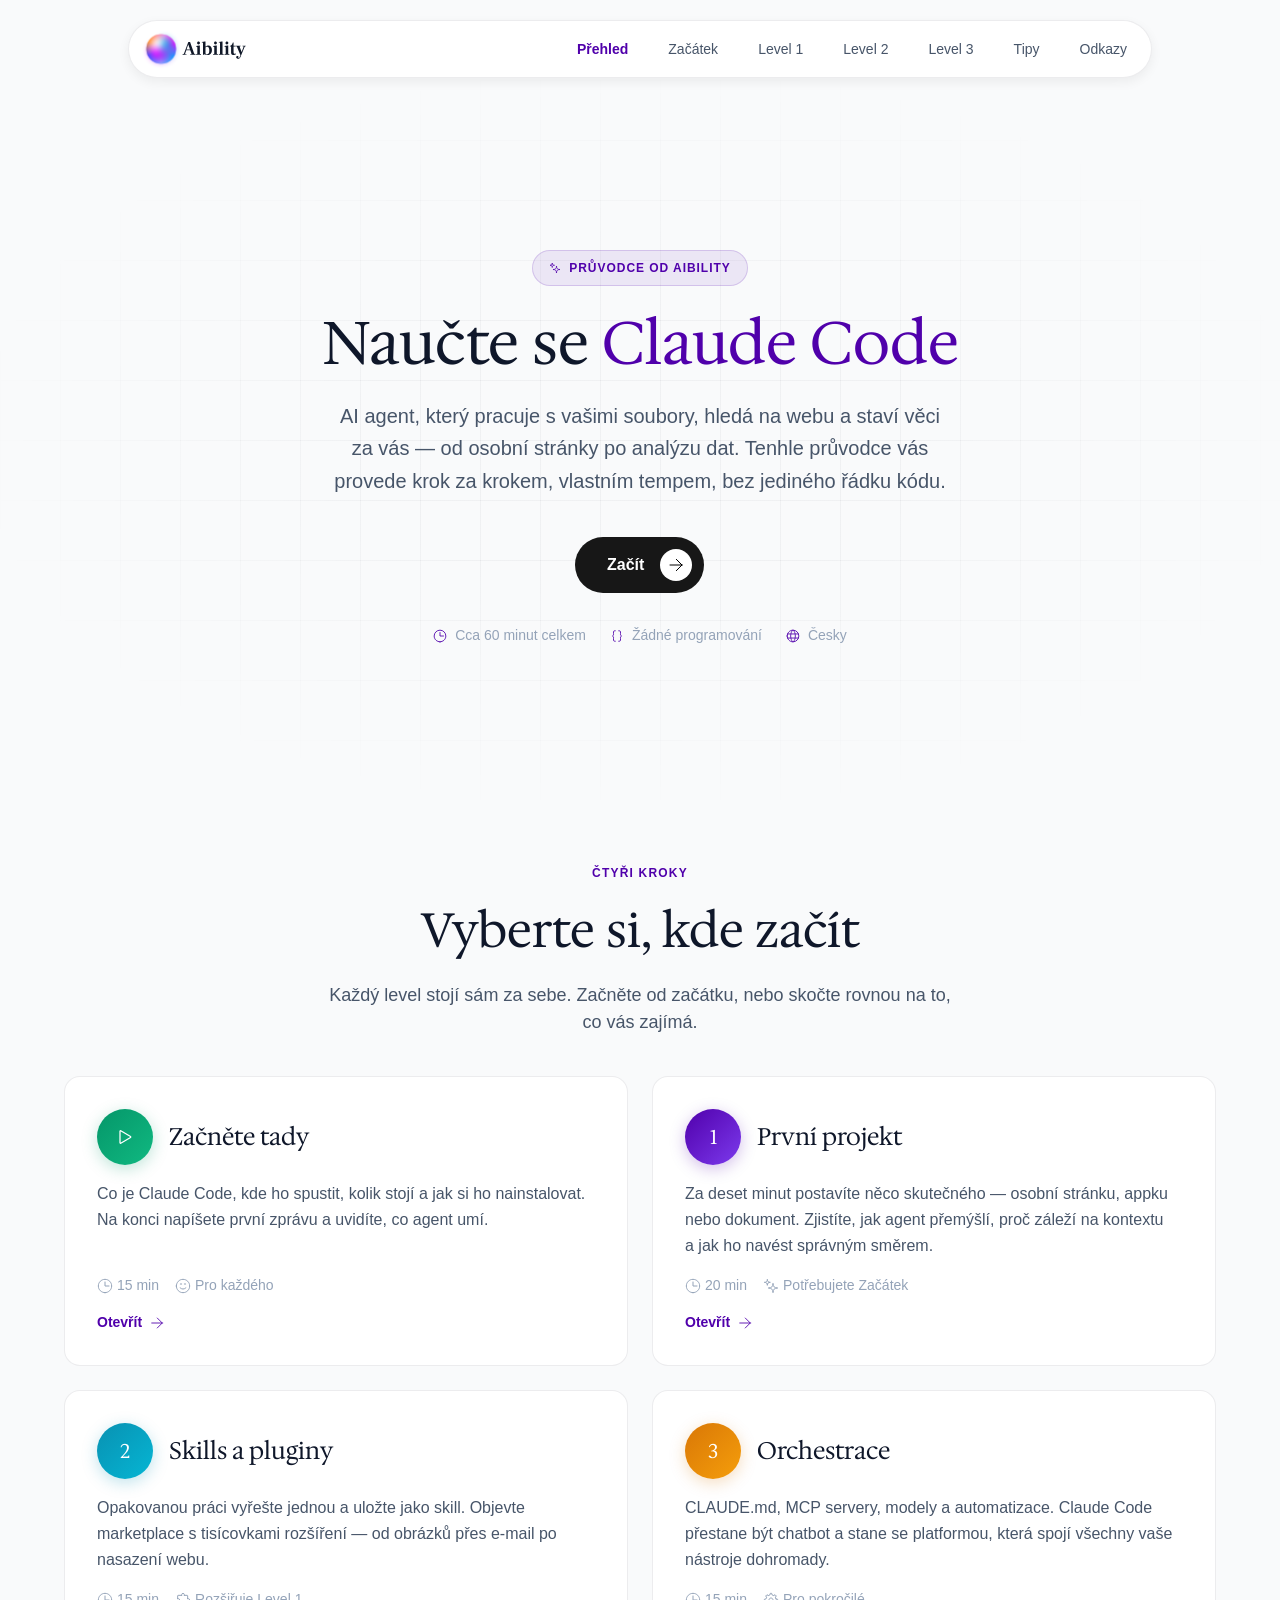
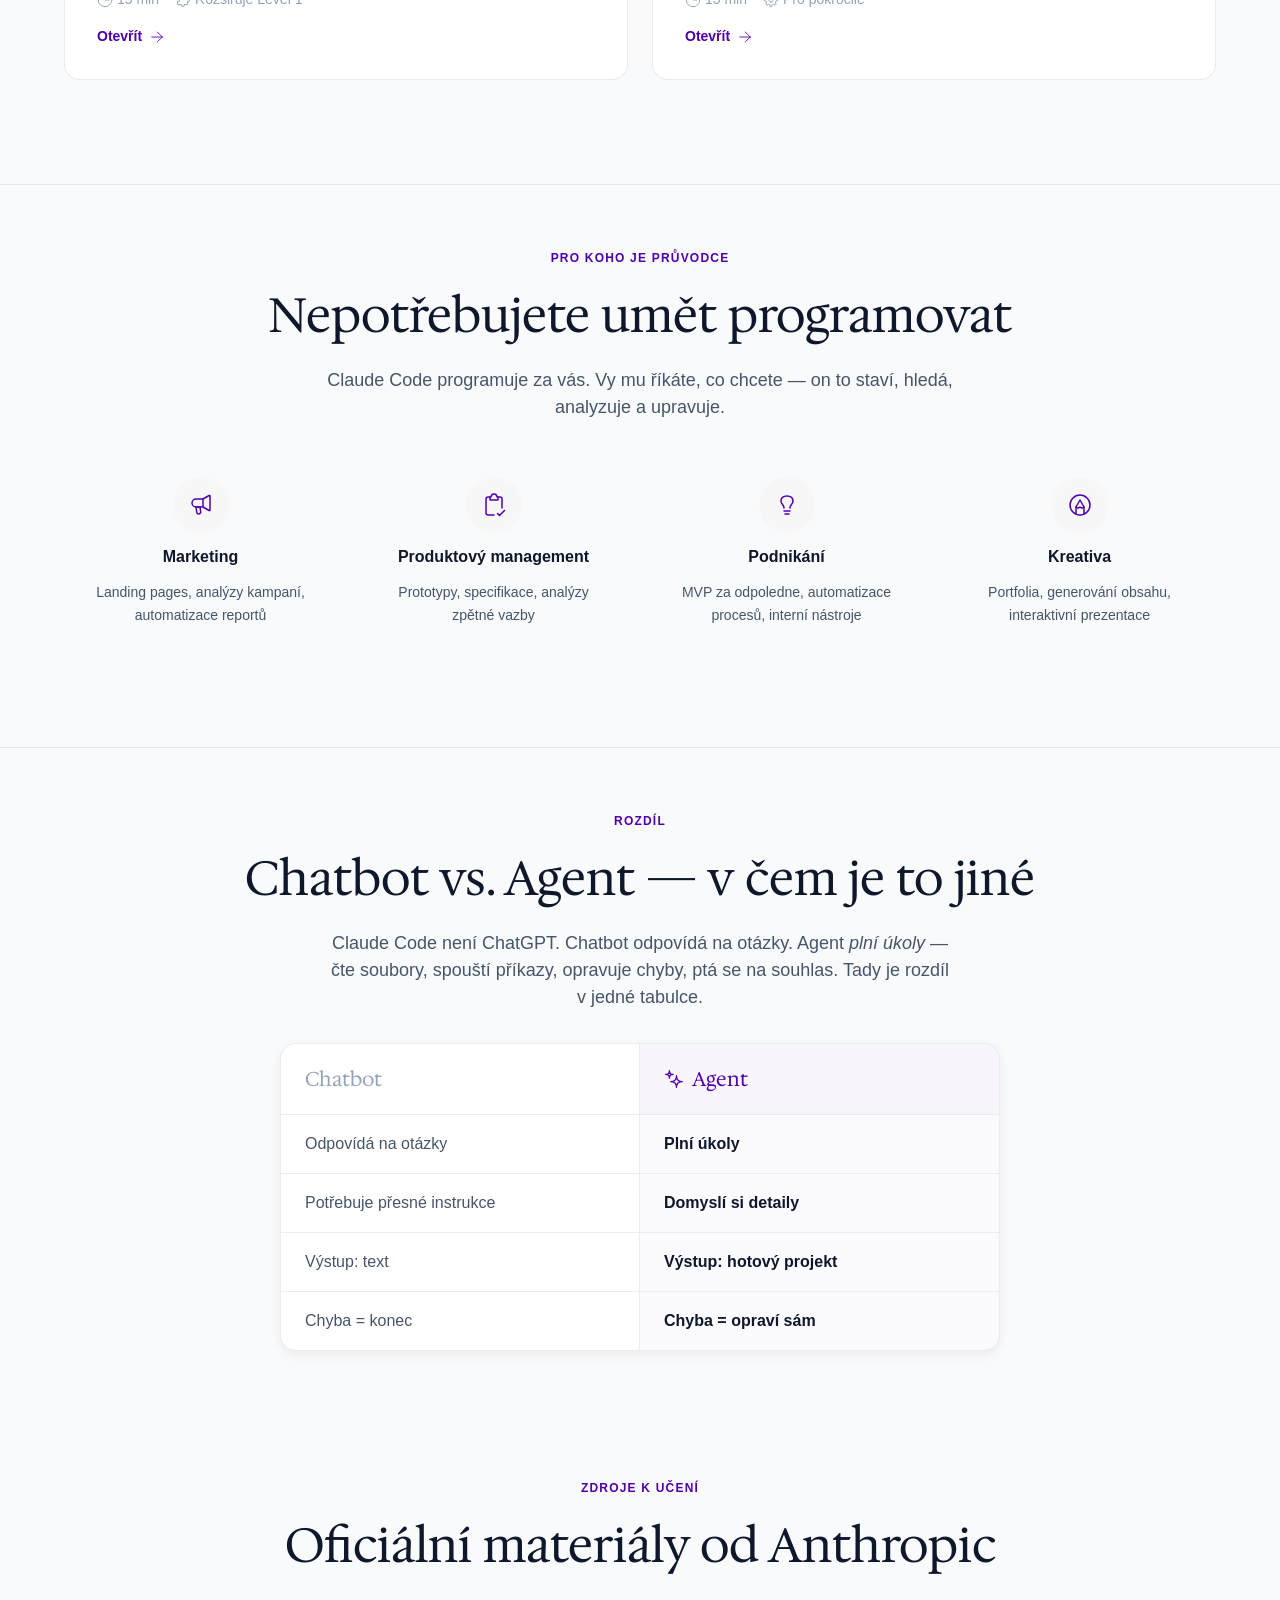
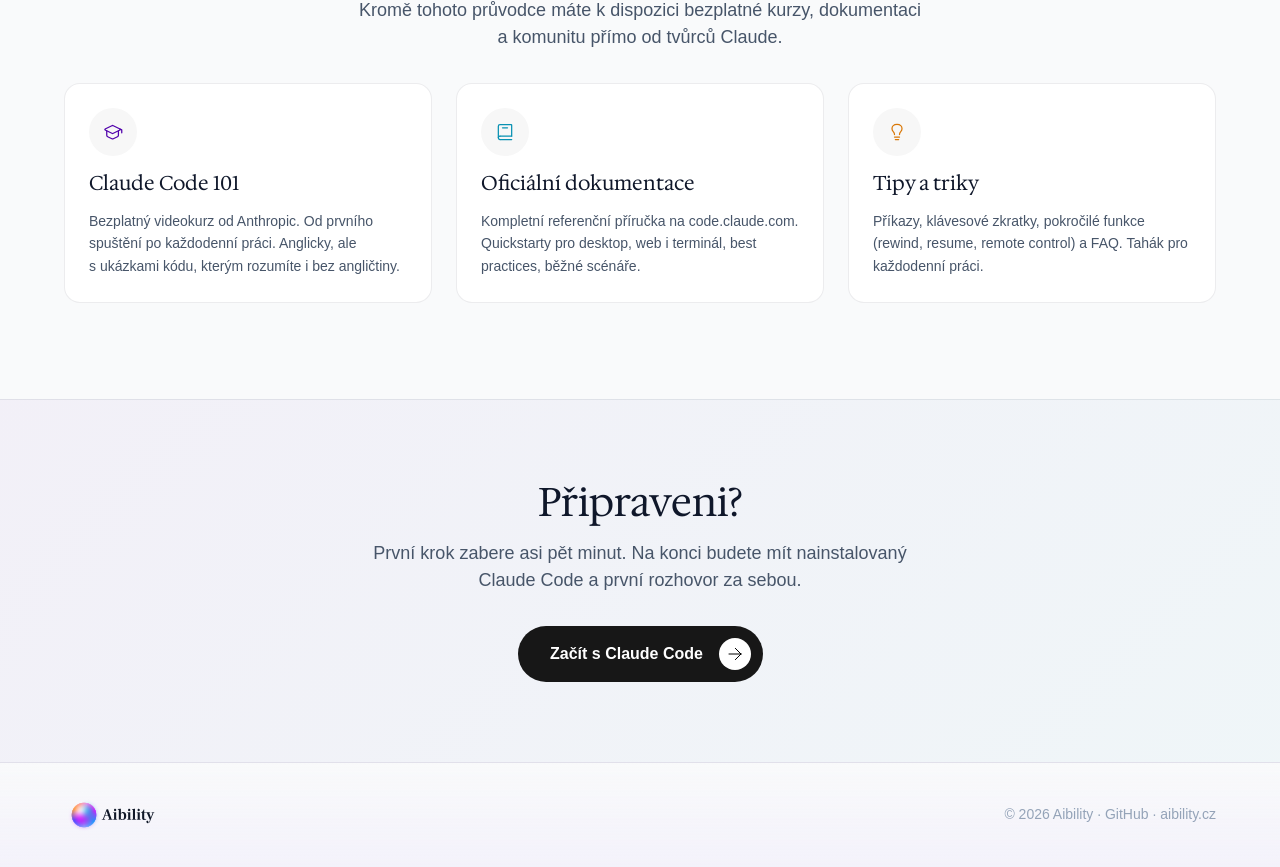
<file: site/index.html>
<!DOCTYPE html>
<html lang="cs">
<head>
    <meta charset="UTF-8">
    <meta name="viewport" content="width=device-width, initial-scale=1.0">

    <title>Naučte se Claude Code — Průvodce od Aibility</title>
    <meta name="description" content="Krok za krokem se naučte pracovat s Claude Code — AI agentem, který vám pomůže s čímkoli od webu po prezentaci. Žádné programátorské znalosti potřeba.">

    <link rel="preload" href="assets/css/styles.css" as="style">
    <link rel="preload" href="assets/css/iconoir.css" as="style">
    <link rel="preconnect" href="https://fonts.googleapis.com">
    <link rel="preconnect" href="https://fonts.gstatic.com" crossorigin>

    <link rel="icon" type="image/png" href="favicon.png" sizes="32x32">
    <link rel="apple-touch-icon" href="apple-touch-icon.png">
    <meta name="theme-color" content="#0B1221">

    <meta property="og:type" content="website">
    <meta property="og:title" content="Naučte se Claude Code — Průvodce od Aibility">
    <meta property="og:description" content="Krok za krokem se naučte pracovat s AI agentem Claude Code. Žádné programátorské znalosti potřeba.">
    <meta property="og:site_name" content="Aibility">
    <meta property="og:locale" content="cs_CZ">

    <link href="https://fonts.googleapis.com/css2?family=Google+Sans+Flex:wght@400;500;600;700;800&family=Hedvig+Letters+Serif:opsz@12..24&display=swap" rel="stylesheet" media="print" onload="this.media='all'">
    <noscript>
        <link href="https://fonts.googleapis.com/css2?family=Google+Sans+Flex:wght@400;500;600;700;800&family=Hedvig+Letters+Serif:opsz@12..24&display=swap" rel="stylesheet">
    </noscript>

    <link rel="stylesheet" href="assets/css/styles.css">
    <link rel="stylesheet" href="assets/css/iconoir.css">

    <style>
        /* ==========================================================================
           Learning guide — shared page styles (landing + subpages)
           ========================================================================== */

        /* Header offset — fixed header needs body padding */
        body { padding-top: 80px; }

        /* Landing hero */
        .guide-hero {
            position: relative;
            min-height: 80vh;
            display: flex;
            align-items: center;
            padding: var(--space-24) 0 var(--space-20);
            background: var(--color-bg-primary);
            overflow: hidden;
        }

        .guide-hero::before {
            content: "";
            position: absolute;
            inset: 0;
            background-image:
                linear-gradient(rgba(15, 23, 42, 0.04) 1px, transparent 1px),
                linear-gradient(90deg, rgba(15, 23, 42, 0.04) 1px, transparent 1px);
            background-size: 60px 60px;
            mask-image: radial-gradient(ellipse at center, black 30%, transparent 75%);
            -webkit-mask-image: radial-gradient(ellipse at center, black 30%, transparent 75%);
            pointer-events: none;
        }

        .guide-hero__content {
            position: relative;
            text-align: center;
            max-width: 800px;
            margin: 0 auto;
            padding: 0 var(--space-6);
        }

        .guide-hero__eyebrow {
            display: inline-flex;
            align-items: center;
            gap: var(--space-2);
            padding: var(--space-2) var(--space-4);
            background: rgba(80, 0, 171, 0.08);
            border: 1px solid rgba(80, 0, 171, 0.16);
            border-radius: var(--radius-full);
            color: var(--color-accent-primary);
            font-size: var(--text-xs);
            font-weight: var(--font-semibold);
            letter-spacing: 0.08em;
            text-transform: uppercase;
            margin-bottom: var(--space-6);
        }

        .guide-hero__title {
            font-family: var(--font-family-headings);
            font-size: clamp(2.25rem, 5vw, 3.75rem);
            line-height: var(--leading-tight);
            color: var(--color-text-primary);
            margin: 0 0 var(--space-6);
            font-weight: var(--font-normal);
        }

        .guide-hero__title .text-accent {
            color: var(--color-accent-primary);
        }

        .guide-hero__subtitle {
            font-size: var(--text-xl);
            line-height: var(--leading-relaxed);
            color: var(--color-text-secondary);
            margin: 0 0 var(--space-10);
            max-width: 640px;
            margin-left: auto;
            margin-right: auto;
        }

        .guide-hero__meta {
            display: flex;
            justify-content: center;
            flex-wrap: wrap;
            gap: var(--space-6);
            margin-top: var(--space-8);
        }

        .guide-hero__meta-item {
            display: inline-flex;
            align-items: center;
            gap: var(--space-2);
            color: var(--color-text-tertiary);
            font-size: var(--text-sm);
        }

        .guide-hero__meta-item i {
            color: var(--color-accent-primary);
        }

        /* Level cards */
        .level-grid {
            display: grid;
            grid-template-columns: repeat(2, 1fr);
            gap: var(--space-6);
            margin: var(--space-10) 0;
        }

        @media (max-width: 768px) {
            .level-grid {
                grid-template-columns: 1fr;
            }
        }

        .level-card {
            display: flex;
            flex-direction: column;
            gap: var(--space-4);
            padding: var(--space-8);
            background: var(--color-bg-card);
            border: 1px solid var(--color-border);
            border-radius: var(--radius-xl);
            transition: all var(--transition-base);
            text-decoration: none;
            color: inherit;
        }

        .level-card:hover {
            border-color: var(--color-border-light);
            box-shadow: var(--shadow-md);
            transform: translateY(-2px);
        }

        .level-card__header {
            display: flex;
            align-items: center;
            gap: var(--space-4);
        }

        .level-card__badge {
            flex-shrink: 0;
            display: flex;
            align-items: center;
            justify-content: center;
            width: 56px;
            height: 56px;
            border-radius: var(--radius-full);
            font-family: var(--font-family-headings);
            font-size: var(--text-xl);
            font-weight: var(--font-normal);
            color: white;
        }

        .level-card__badge--start {
            background: linear-gradient(135deg, #059669 0%, #10b981 100%);
            box-shadow: 0 4px 16px rgba(5, 150, 105, 0.25);
        }

        .level-card__badge--1 {
            background: linear-gradient(135deg, var(--color-accent-primary) 0%, #7c3aed 100%);
            box-shadow: 0 4px 16px rgba(80, 0, 171, 0.25);
        }

        .level-card__badge--2 {
            background: linear-gradient(135deg, #0891b2 0%, #06b6d4 100%);
            box-shadow: 0 4px 16px rgba(8, 145, 178, 0.25);
        }

        .level-card__badge--3 {
            background: linear-gradient(135deg, #d97706 0%, #f59e0b 100%);
            box-shadow: 0 4px 16px rgba(217, 119, 6, 0.25);
        }

        .level-card__title {
            font-family: var(--font-family-headings);
            font-size: var(--text-2xl);
            line-height: var(--leading-snug);
            color: var(--color-text-primary);
            margin: 0;
            font-weight: var(--font-normal);
        }

        .level-card__desc {
            color: var(--color-text-secondary);
            font-size: var(--text-base);
            line-height: var(--leading-relaxed);
            margin: 0;
            flex: 1;
        }

        .level-card__meta {
            display: flex;
            align-items: center;
            gap: var(--space-4);
            color: var(--color-text-tertiary);
            font-size: var(--text-sm);
        }

        .level-card__meta-item {
            display: inline-flex;
            align-items: center;
            gap: var(--space-1);
        }

        .level-card__meta-item i {
            font-size: var(--text-base);
        }

        .level-card__arrow {
            display: flex;
            align-items: center;
            gap: var(--space-2);
            color: var(--color-accent-primary);
            font-size: var(--text-sm);
            font-weight: var(--font-semibold);
            margin-top: auto;
        }

        .level-card__arrow i {
            transition: transform var(--transition-fast);
        }

        .level-card:hover .level-card__arrow i {
            transform: translateX(4px);
        }

        /* "For whom" section */
        .audience-grid {
            display: grid;
            grid-template-columns: repeat(4, 1fr);
            gap: var(--space-5);
            margin: var(--space-8) 0;
        }

        @media (max-width: 768px) {
            .audience-grid {
                grid-template-columns: repeat(2, 1fr);
            }
        }

        .audience-item {
            display: flex;
            flex-direction: column;
            align-items: center;
            text-align: center;
            gap: var(--space-3);
            padding: var(--space-6);
        }

        .audience-item__icon {
            display: flex;
            align-items: center;
            justify-content: center;
            width: 56px;
            height: 56px;
            border-radius: var(--radius-full);
            background: var(--icon-bg);
            color: var(--color-accent-primary);
            font-size: var(--text-2xl);
        }

        .audience-item__label {
            font-weight: var(--font-semibold);
            color: var(--color-text-primary);
            font-size: var(--text-base);
        }

        .audience-item__desc {
            color: var(--color-text-secondary);
            font-size: var(--text-sm);
            line-height: var(--leading-relaxed);
        }

        /* Resources strip */
        .resources-strip {
            display: grid;
            grid-template-columns: repeat(3, 1fr);
            gap: var(--space-6);
            margin: var(--space-8) 0;
        }

        @media (max-width: 768px) {
            .resources-strip {
                grid-template-columns: 1fr;
            }
        }

        .resource-card {
            display: flex;
            flex-direction: column;
            gap: var(--space-3);
            padding: var(--space-6);
            background: var(--color-bg-card);
            border: 1px solid var(--color-border);
            border-radius: var(--radius-xl);
            transition: all var(--transition-base);
            text-decoration: none;
            color: inherit;
        }

        .resource-card:hover {
            border-color: var(--color-border-light);
            box-shadow: var(--shadow-md);
            transform: translateY(-2px);
        }

        .resource-card__icon {
            display: flex;
            align-items: center;
            justify-content: center;
            width: 48px;
            height: 48px;
            border-radius: var(--radius-full);
            background: var(--icon-bg);
            font-size: var(--text-xl);
        }

        .resource-card__icon--purple { color: var(--color-accent-primary); }
        .resource-card__icon--teal { color: var(--color-accent-secondary); }
        .resource-card__icon--amber { color: var(--color-warning); }

        .resource-card__title {
            font-family: var(--font-family-headings);
            font-size: var(--text-xl);
            color: var(--color-text-primary);
            margin: 0;
            font-weight: var(--font-normal);
        }

        .resource-card__desc {
            color: var(--color-text-secondary);
            font-size: var(--text-sm);
            line-height: var(--leading-relaxed);
            margin: 0;
        }

        /* CTA section */
        .cta-section {
            padding: var(--space-20) 0;
            text-align: center;
            background: linear-gradient(135deg, rgba(80, 0, 171, 0.04) 0%, rgba(8, 145, 178, 0.04) 100%);
            border-top: 1px solid var(--color-border);
        }

        .cta-section__title {
            font-family: var(--font-family-headings);
            font-size: clamp(1.875rem, 3.5vw, 2.5rem);
            line-height: var(--leading-tight);
            color: var(--color-text-primary);
            margin: 0 0 var(--space-4);
            font-weight: var(--font-normal);
        }

        .cta-section__subtitle {
            font-size: var(--text-lg);
            color: var(--color-text-secondary);
            margin: 0 0 var(--space-8);
            max-width: 560px;
            margin-left: auto;
            margin-right: auto;
        }

        /* Chatbot vs Agent comparison */
        .compare-card {
            background: var(--color-bg-card);
            border: 1px solid var(--color-border);
            border-radius: var(--radius-xl);
            overflow: hidden;
            margin: var(--space-8) auto 0;
            max-width: 720px;
            box-shadow: var(--shadow-md);
        }
        .compare-head {
            display: grid;
            grid-template-columns: 1fr 1fr;
        }
        .compare-head > div {
            padding: var(--space-5) var(--space-6);
            font-family: var(--font-family-headings);
            font-size: var(--text-xl);
            color: var(--color-text-primary);
        }
        .compare-head > div:first-child {
            border-right: 1px solid var(--color-border);
            color: var(--color-text-tertiary);
        }
        .compare-head > div:last-child {
            background: rgba(80, 0, 171, 0.04);
            color: var(--color-accent-primary);
            display: flex;
            align-items: center;
            gap: var(--space-2);
        }
        .compare-row {
            display: grid;
            grid-template-columns: 1fr 1fr;
            border-top: 1px solid var(--color-border);
            font-size: var(--text-base);
        }
        .compare-row > div {
            padding: var(--space-4) var(--space-6);
            color: var(--color-text-secondary);
            line-height: var(--leading-relaxed);
        }
        .compare-row > div:first-child {
            border-right: 1px solid var(--color-border);
        }
        .compare-row > div:last-child {
            background: rgba(80, 0, 171, 0.02);
            color: var(--color-text-primary);
            font-weight: var(--font-semibold);
        }
        @media (max-width: 560px) {
            .compare-head, .compare-row { grid-template-columns: 1fr; }
            .compare-head > div:first-child,
            .compare-row > div:first-child {
                border-right: none;
                border-bottom: 1px solid var(--color-border);
            }
        }
    </style>
</head>
<body>
    <a href="#main-content" class="skip-link">Přeskočit na obsah</a>

    <header class="header" id="header">
        <div class="header__container container">
            <div class="header__left">
                <a href="./" class="header__logo" aria-label="Aibility">
                    <img src="assets/img/aibility-logo.svg" alt="Aibility" class="header__logo-img" width="120" height="40" fetchpriority="high">
                </a>
            </div>
            <nav class="header__nav" aria-label="Hlavní navigace">
                <ul class="header__nav-list">
                    <li><a href="./" class="header__nav-item" style="color: var(--color-accent-primary); font-weight: var(--font-semibold);">Přehled</a></li>
                    <li><a href="zacatek/" class="header__nav-item">Začátek</a></li>
                    <li><a href="level-1/" class="header__nav-item">Level 1</a></li>
                    <li><a href="level-2/" class="header__nav-item">Level 2</a></li>
                    <li><a href="level-3/" class="header__nav-item">Level 3</a></li>
                    <li><a href="tipy/" class="header__nav-item">Tipy</a></li>
                    <li><a href="odkazy/" class="header__nav-item">Odkazy</a></li>
                </ul>
            </nav>
        </div>
    </header>

    <main id="main-content" tabindex="-1">
        <section class="guide-hero">
            <div class="guide-hero__content">
                <div class="guide-hero__eyebrow">
                    <i class="iconoir-sparks"></i>
                    Průvodce od Aibility
                </div>
                <h1 class="guide-hero__title">
                    Naučte se <span class="text-accent">Claude&nbsp;Code</span>
                </h1>
                <p class="guide-hero__subtitle">
                    AI agent, který pracuje s&nbsp;vašimi soubory, hledá na&nbsp;webu a&nbsp;staví věci za&nbsp;vás&nbsp;— od osobní stránky po analýzu dat. Tenhle průvodce vás provede krok za&nbsp;krokem, vlastním tempem, bez&nbsp;jediného řádku kódu.
                </p>
                <a href="zacatek/" class="btn btn--primary btn--lg">
                    Začít
                    <i class="iconoir-arrow-right btn__icon"></i>
                </a>
                <div class="guide-hero__meta">
                    <span class="guide-hero__meta-item">
                        <i class="iconoir-clock"></i>
                        Cca 60 minut celkem
                    </span>
                    <span class="guide-hero__meta-item">
                        <i class="iconoir-code-brackets"></i>
                        Žádné programování
                    </span>
                    <span class="guide-hero__meta-item">
                        <i class="iconoir-language"></i>
                        Česky
                    </span>
                </div>
            </div>
        </section>

        <!-- Levels -->
        <section class="section" id="levels">
            <div class="container">
                <span class="section__eyebrow">Čtyři kroky</span>
                <h2 class="section__title">Vyberte si, kde začít</h2>
                <p class="section__description">
                    Každý level stojí sám za&nbsp;sebe. Začněte od&nbsp;začátku, nebo skočte rovnou na&nbsp;to, co&nbsp;vás zajímá.
                </p>

                <div class="level-grid">
                    <a href="zacatek/" class="level-card">
                        <div class="level-card__header">
                            <div class="level-card__badge level-card__badge--start">
                                <i class="iconoir-play"></i>
                            </div>
                            <h3 class="level-card__title">Začněte tady</h3>
                        </div>
                        <p class="level-card__desc">
                            Co je Claude&nbsp;Code, kde ho spustit, kolik stojí a&nbsp;jak si ho nainstalovat. Na&nbsp;konci napíšete první zprávu a&nbsp;uvidíte, co agent umí.
                        </p>
                        <div class="level-card__meta">
                            <span class="level-card__meta-item"><i class="iconoir-clock"></i> 15 min</span>
                            <span class="level-card__meta-item"><i class="iconoir-emoji-satisfied"></i> Pro každého</span>
                        </div>
                        <span class="level-card__arrow">
                            Otevřít <i class="iconoir-arrow-right"></i>
                        </span>
                    </a>

                    <a href="level-1/" class="level-card">
                        <div class="level-card__header">
                            <div class="level-card__badge level-card__badge--1">1</div>
                            <h3 class="level-card__title">První projekt</h3>
                        </div>
                        <p class="level-card__desc">
                            Za deset minut postavíte něco skutečného&nbsp;— osobní stránku, appku nebo dokument. Zjistíte, jak agent přemýšlí, proč záleží na&nbsp;kontextu a&nbsp;jak ho navést správným směrem.
                        </p>
                        <div class="level-card__meta">
                            <span class="level-card__meta-item"><i class="iconoir-clock"></i> 20 min</span>
                            <span class="level-card__meta-item"><i class="iconoir-sparks"></i> Potřebujete Začátek</span>
                        </div>
                        <span class="level-card__arrow">
                            Otevřít <i class="iconoir-arrow-right"></i>
                        </span>
                    </a>

                    <a href="level-2/" class="level-card">
                        <div class="level-card__header">
                            <div class="level-card__badge level-card__badge--2">2</div>
                            <h3 class="level-card__title">Skills a&nbsp;pluginy</h3>
                        </div>
                        <p class="level-card__desc">
                            Opakovanou práci vyřešte jednou a&nbsp;uložte jako skill. Objevte marketplace s&nbsp;tisícovkami rozšíření&nbsp;— od obrázků přes e-mail po nasazení webu.
                        </p>
                        <div class="level-card__meta">
                            <span class="level-card__meta-item"><i class="iconoir-clock"></i> 15 min</span>
                            <span class="level-card__meta-item"><i class="iconoir-puzzle"></i> Rozšiřuje Level 1</span>
                        </div>
                        <span class="level-card__arrow">
                            Otevřít <i class="iconoir-arrow-right"></i>
                        </span>
                    </a>

                    <a href="level-3/" class="level-card">
                        <div class="level-card__header">
                            <div class="level-card__badge level-card__badge--3">3</div>
                            <h3 class="level-card__title">Orchestrace</h3>
                        </div>
                        <p class="level-card__desc">
                            CLAUDE.md, MCP servery, modely a&nbsp;automatizace. Claude&nbsp;Code přestane být chatbot a&nbsp;stane se platformou, která spojí všechny vaše nástroje dohromady.
                        </p>
                        <div class="level-card__meta">
                            <span class="level-card__meta-item"><i class="iconoir-clock"></i> 15 min</span>
                            <span class="level-card__meta-item"><i class="iconoir-settings"></i> Pro pokročilé</span>
                        </div>
                        <span class="level-card__arrow">
                            Otevřít <i class="iconoir-arrow-right"></i>
                        </span>
                    </a>
                </div>
            </div>
        </section>

        <!-- For whom -->
        <section class="section" style="background: var(--color-bg-secondary); border-top: 1px solid var(--color-border); border-bottom: 1px solid var(--color-border);">
            <div class="container">
                <span class="section__eyebrow">Pro koho je průvodce</span>
                <h2 class="section__title">Nepotřebujete umět programovat</h2>
                <p class="section__description">
                    Claude&nbsp;Code programuje za&nbsp;vás. Vy mu říkáte, co&nbsp;chcete&nbsp;— on to staví, hledá, analyzuje a&nbsp;upravuje.
                </p>

                <div class="audience-grid">
                    <div class="audience-item">
                        <div class="audience-item__icon"><i class="iconoir-megaphone"></i></div>
                        <span class="audience-item__label">Marketing</span>
                        <span class="audience-item__desc">Landing pages, analýzy kampaní, automatizace reportů</span>
                    </div>
                    <div class="audience-item">
                        <div class="audience-item__icon"><i class="iconoir-clipboard-check"></i></div>
                        <span class="audience-item__label">Produktový management</span>
                        <span class="audience-item__desc">Prototypy, specifikace, analýzy zpětné vazby</span>
                    </div>
                    <div class="audience-item">
                        <div class="audience-item__icon"><i class="iconoir-light-bulb"></i></div>
                        <span class="audience-item__label">Podnikání</span>
                        <span class="audience-item__desc">MVP za odpoledne, automatizace procesů, interní nástroje</span>
                    </div>
                    <div class="audience-item">
                        <div class="audience-item__icon"><i class="iconoir-design-pencil"></i></div>
                        <span class="audience-item__label">Kreativa</span>
                        <span class="audience-item__desc">Portfolia, generování obsahu, interaktivní prezentace</span>
                    </div>
                </div>
            </div>
        </section>

        <!-- Chatbot vs Agent -->
        <section class="section">
            <div class="container">
                <span class="section__eyebrow">Rozdíl</span>
                <h2 class="section__title">Chatbot vs. Agent&nbsp;— v&nbsp;čem je to jiné</h2>
                <p class="section__description">
                    Claude&nbsp;Code není ChatGPT. Chatbot odpovídá na&nbsp;otázky. Agent <em>plní úkoly</em>&nbsp;— čte soubory, spouští příkazy, opravuje chyby, ptá se na&nbsp;souhlas. Tady je rozdíl v&nbsp;jedné tabulce.
                </p>

                <div class="compare-card">
                    <div class="compare-head">
                        <div>Chatbot</div>
                        <div><i class="iconoir-sparks" aria-hidden="true"></i> Agent</div>
                    </div>
                    <div class="compare-row">
                        <div>Odpovídá na&nbsp;otázky</div>
                        <div>Plní úkoly</div>
                    </div>
                    <div class="compare-row">
                        <div>Potřebuje přesné instrukce</div>
                        <div>Domyslí si detaily</div>
                    </div>
                    <div class="compare-row">
                        <div>Výstup: text</div>
                        <div>Výstup: hotový projekt</div>
                    </div>
                    <div class="compare-row">
                        <div>Chyba = konec</div>
                        <div>Chyba = opraví sám</div>
                    </div>
                </div>
            </div>
        </section>

        <!-- Resources preview -->
        <section class="section">
            <div class="container">
                <span class="section__eyebrow">Zdroje k&nbsp;učení</span>
                <h2 class="section__title">Oficiální materiály od Anthropic</h2>
                <p class="section__description">
                    Kromě tohoto průvodce máte k&nbsp;dispozici bezplatné kurzy, dokumentaci a&nbsp;komunitu přímo od tvůrců Claude.
                </p>

                <div class="resources-strip">
                    <a href="https://anthropic.skilljar.com/claude-code-101" target="_blank" rel="noopener" class="resource-card">
                        <div class="resource-card__icon resource-card__icon--purple"><i class="iconoir-graduation-cap"></i></div>
                        <h3 class="resource-card__title">Claude Code 101</h3>
                        <p class="resource-card__desc">Bezplatný videokurz od&nbsp;Anthropic. Od&nbsp;prvního spuštění po&nbsp;každodenní práci. Anglicky, ale s&nbsp;ukázkami kódu, kterým rozumíte i&nbsp;bez angličtiny.</p>
                    </a>

                    <a href="https://code.claude.com/docs/en/overview" target="_blank" rel="noopener" class="resource-card">
                        <div class="resource-card__icon resource-card__icon--teal"><i class="iconoir-book"></i></div>
                        <h3 class="resource-card__title">Oficiální dokumentace</h3>
                        <p class="resource-card__desc">Kompletní referenční příručka na&nbsp;code.claude.com. Quickstarty pro desktop, web i&nbsp;terminál, best practices, běžné scénáře.</p>
                    </a>

                    <a href="tipy/" class="resource-card">
                        <div class="resource-card__icon resource-card__icon--amber"><i class="iconoir-light-bulb"></i></div>
                        <h3 class="resource-card__title">Tipy a&nbsp;triky</h3>
                        <p class="resource-card__desc">Příkazy, klávesové zkratky, pokročilé funkce (rewind, resume, remote control) a&nbsp;FAQ. Tahák pro každodenní práci.</p>
                    </a>
                </div>
            </div>
        </section>

        <!-- CTA -->
        <section class="cta-section">
            <div class="container">
                <h2 class="cta-section__title">Připraveni?</h2>
                <p class="cta-section__subtitle">
                    První krok zabere asi pět minut. Na&nbsp;konci budete mít nainstalovaný Claude&nbsp;Code a&nbsp;první rozhovor za&nbsp;sebou.
                </p>
                <a href="zacatek/" class="btn btn--primary btn--lg">
                    Začít s Claude Code
                    <i class="iconoir-arrow-right btn__icon"></i>
                </a>
            </div>
        </section>
    </main>

    <footer class="footer" id="footer">
        <div class="container footer__container">
            <div class="footer__logo">
                <img src="assets/img/aibility-logo.svg" alt="Aibility" class="footer__logo-img" loading="lazy" width="120" height="40">
            </div>
            <p class="footer__copyright">© 2026 Aibility · <a href="https://github.com/aibilitycz/claude-code-90-webinar" target="_blank" rel="noopener" style="color: inherit;">GitHub</a> · <a href="https://aibility.cz" target="_blank" rel="noopener" style="color: inherit;">aibility.cz</a></p>
        </div>
    </footer>

    <script src="assets/js/prework.js" defer></script>
</body>
</html>
</file>
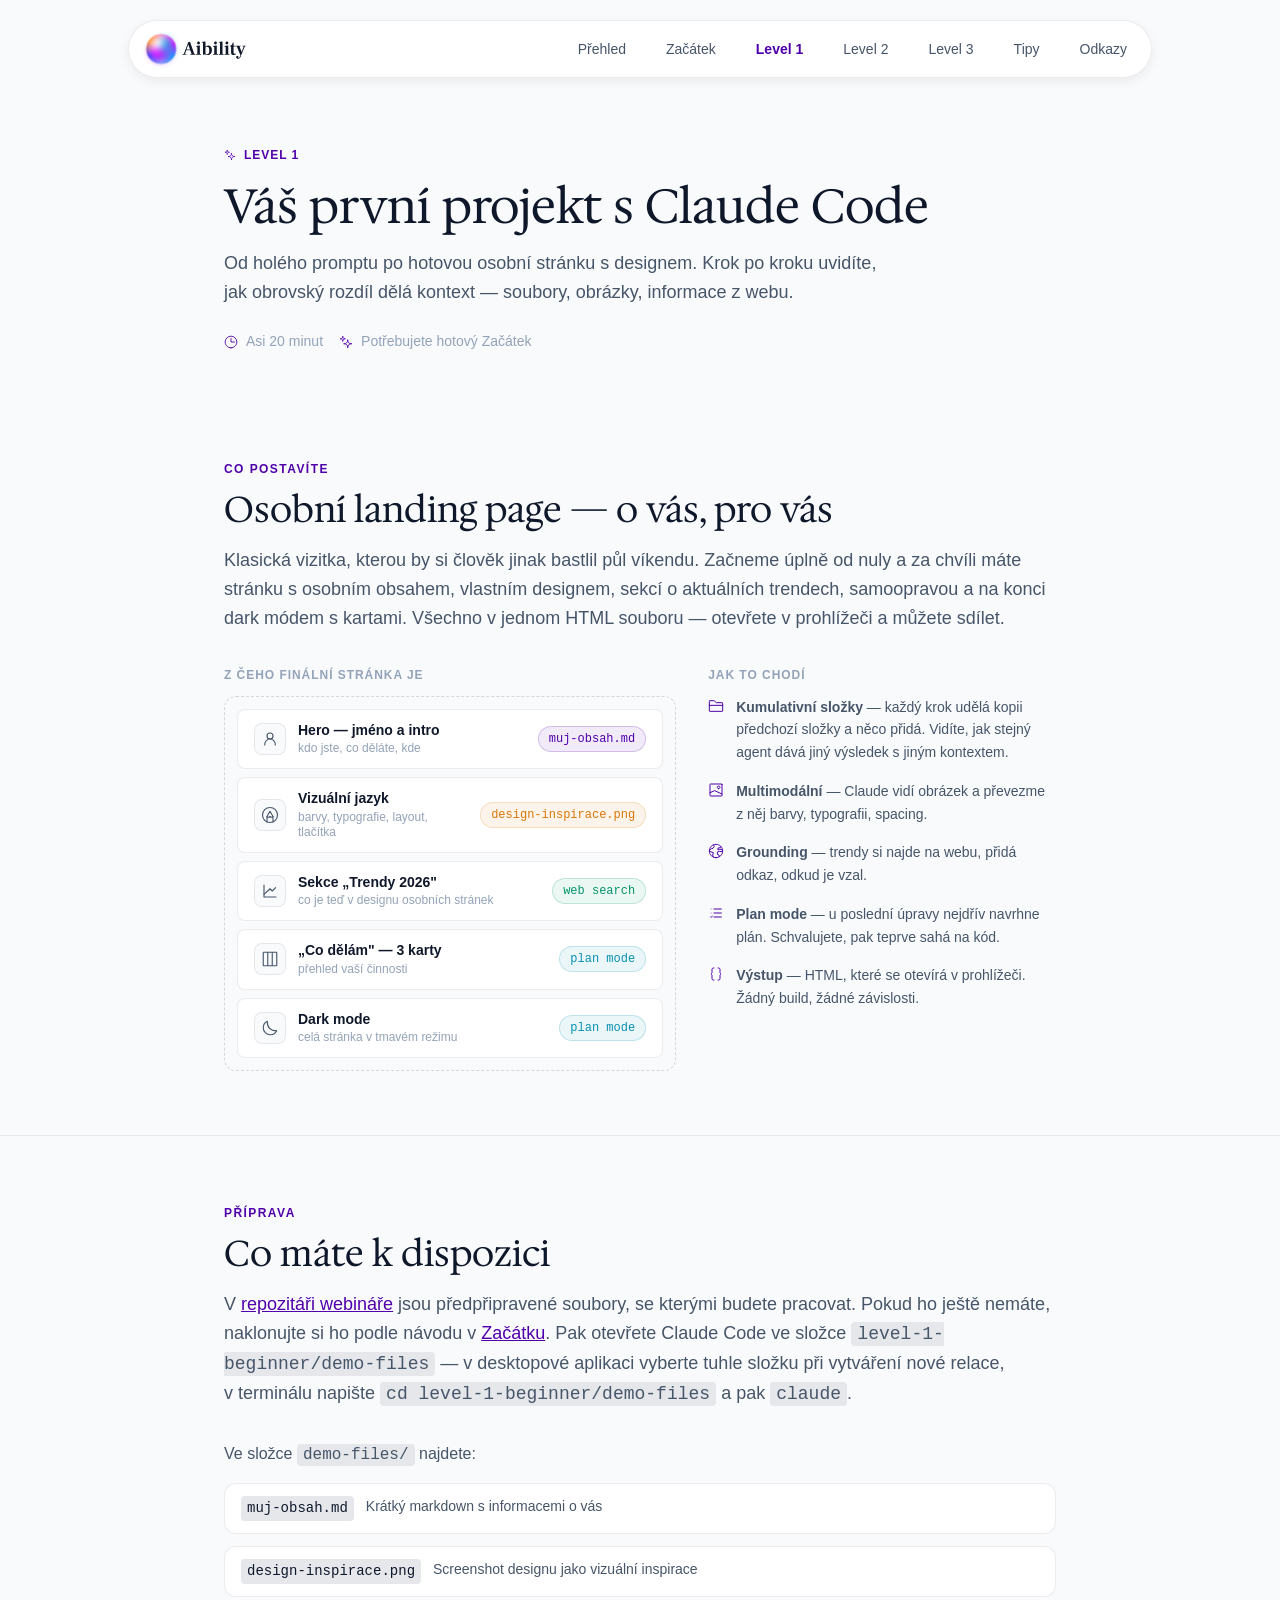
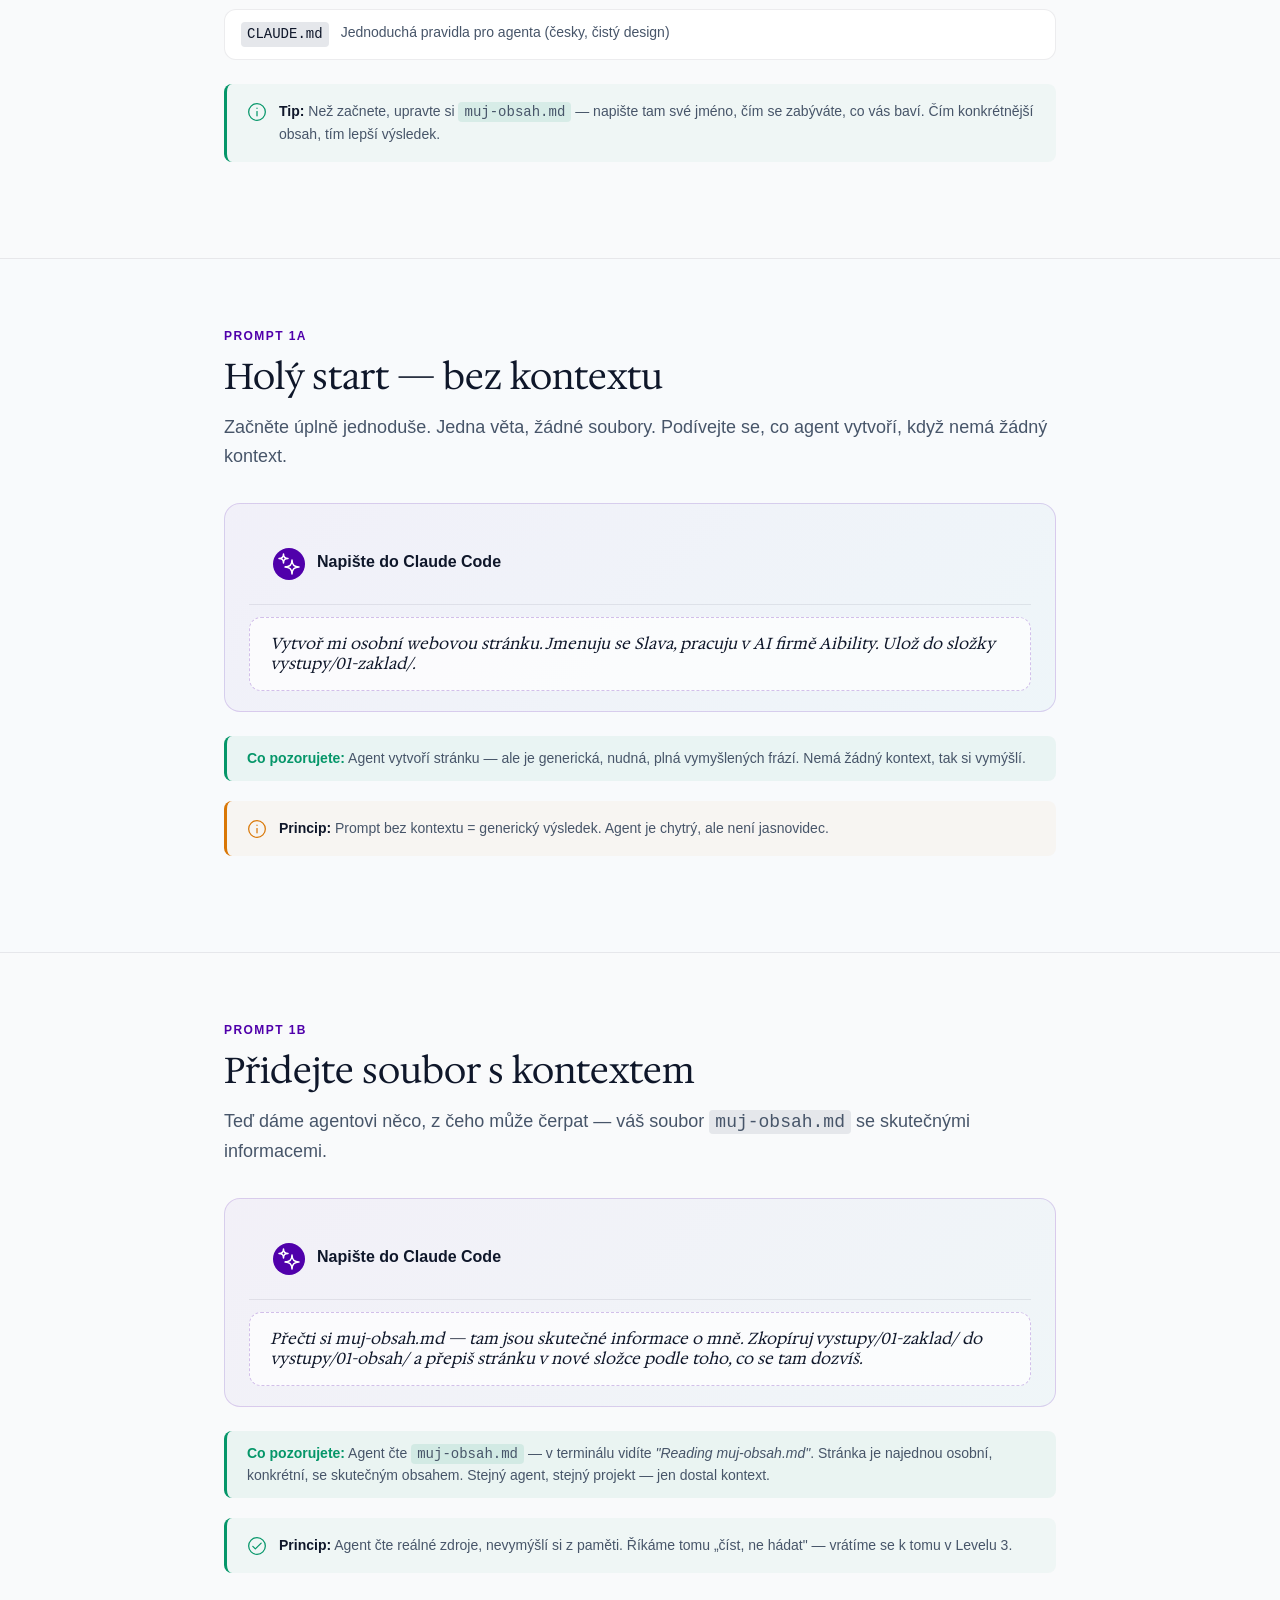
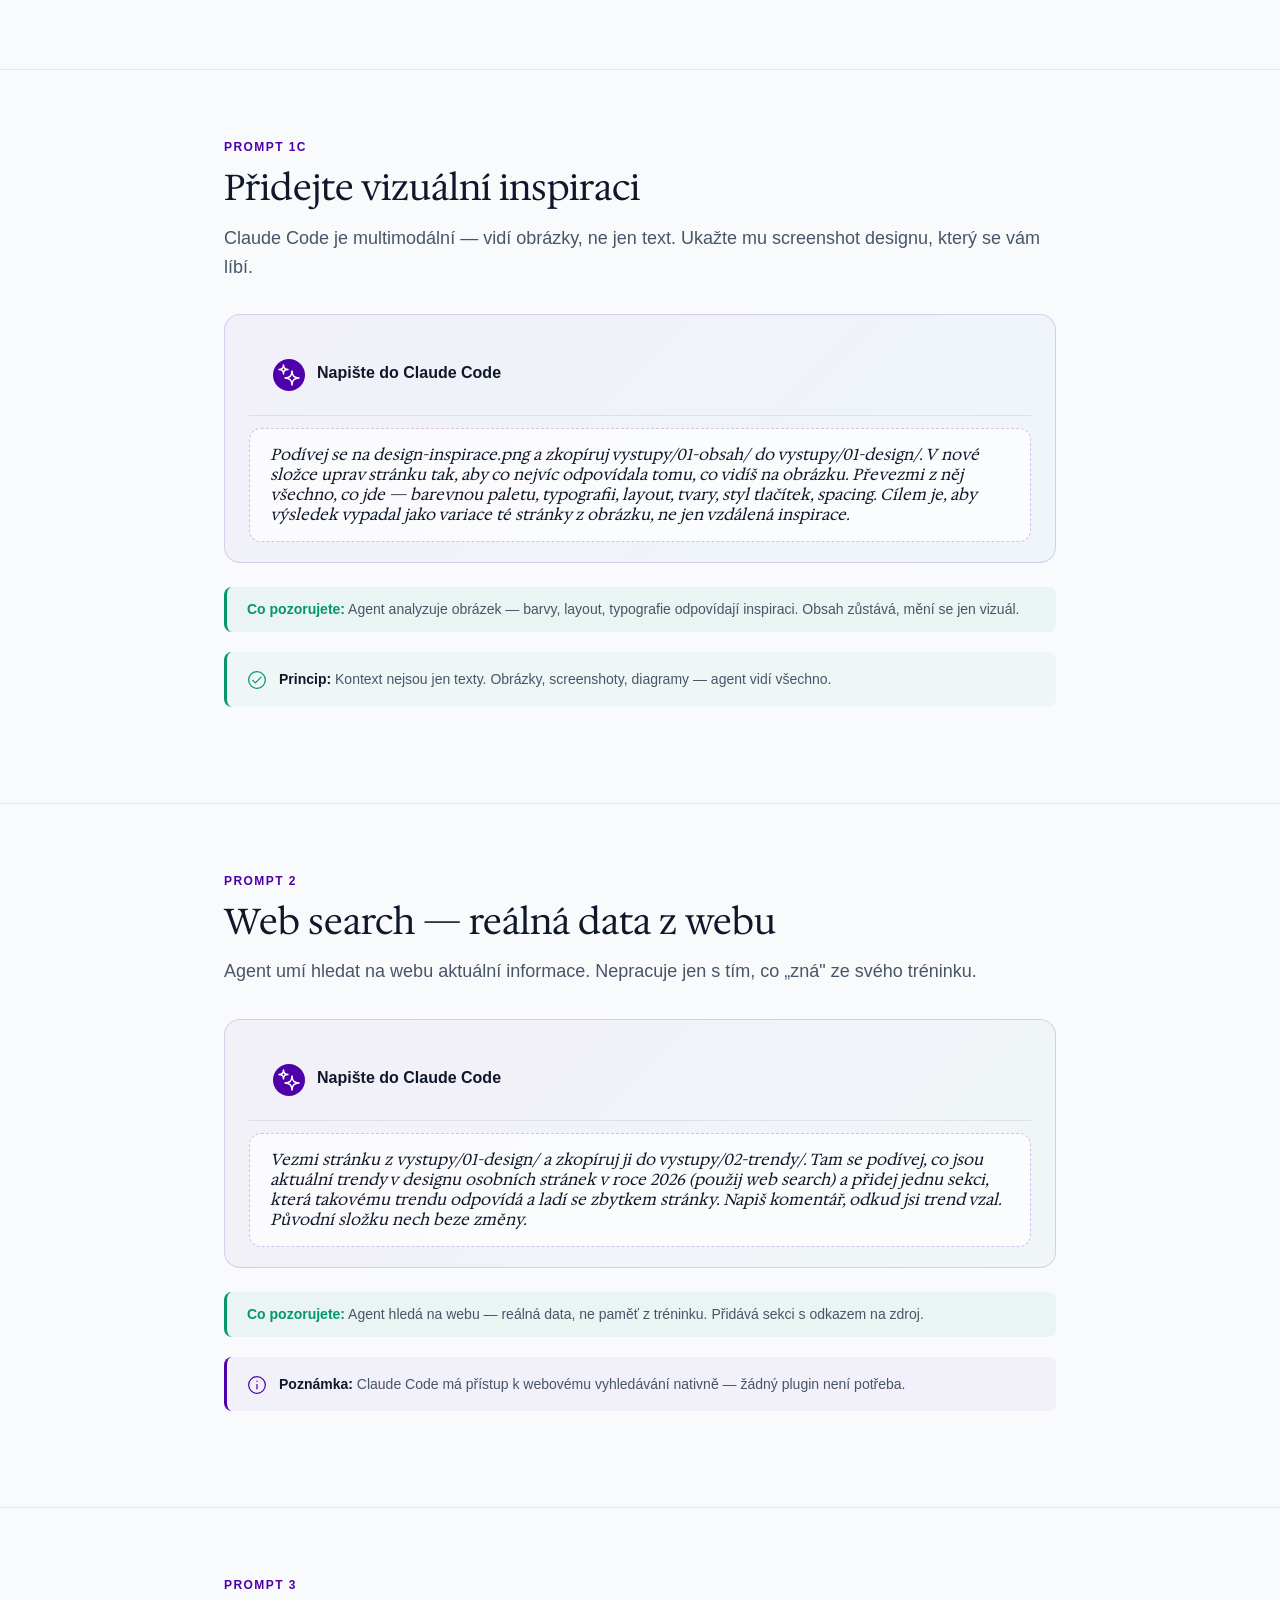
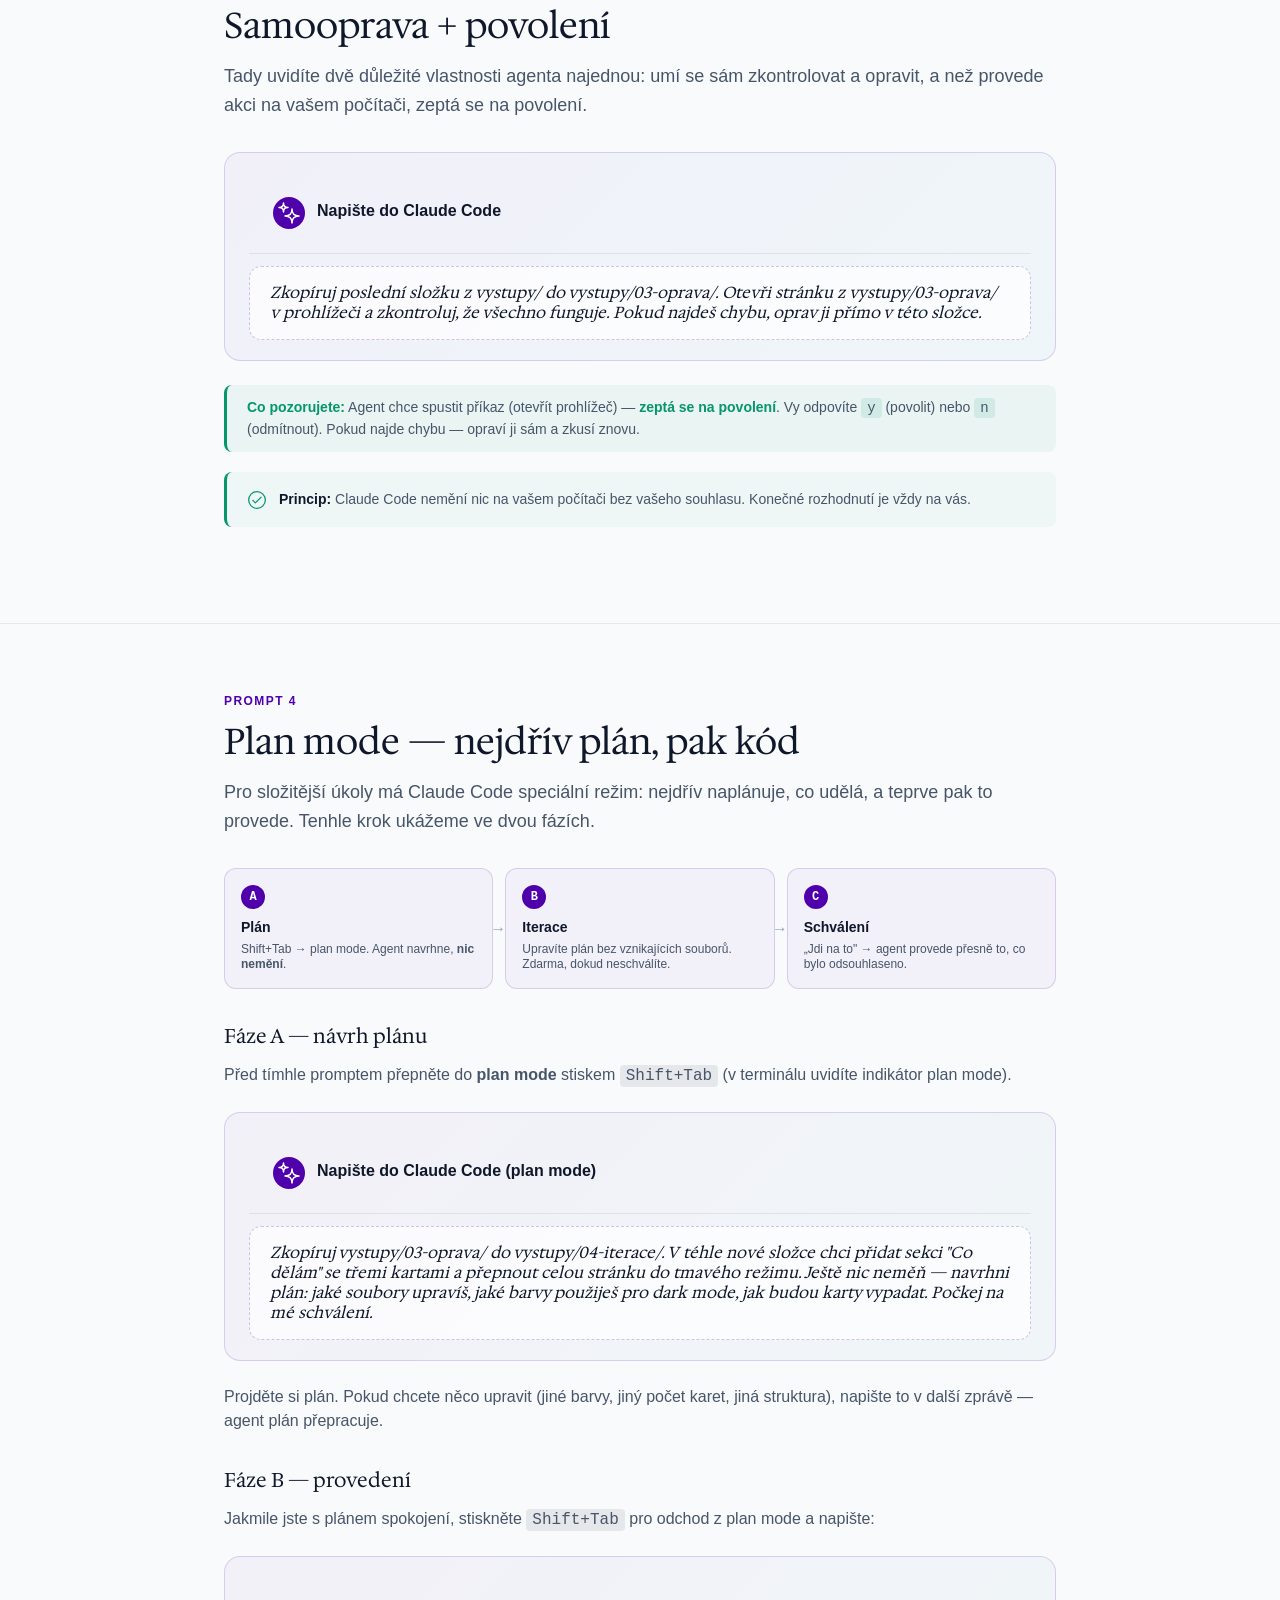
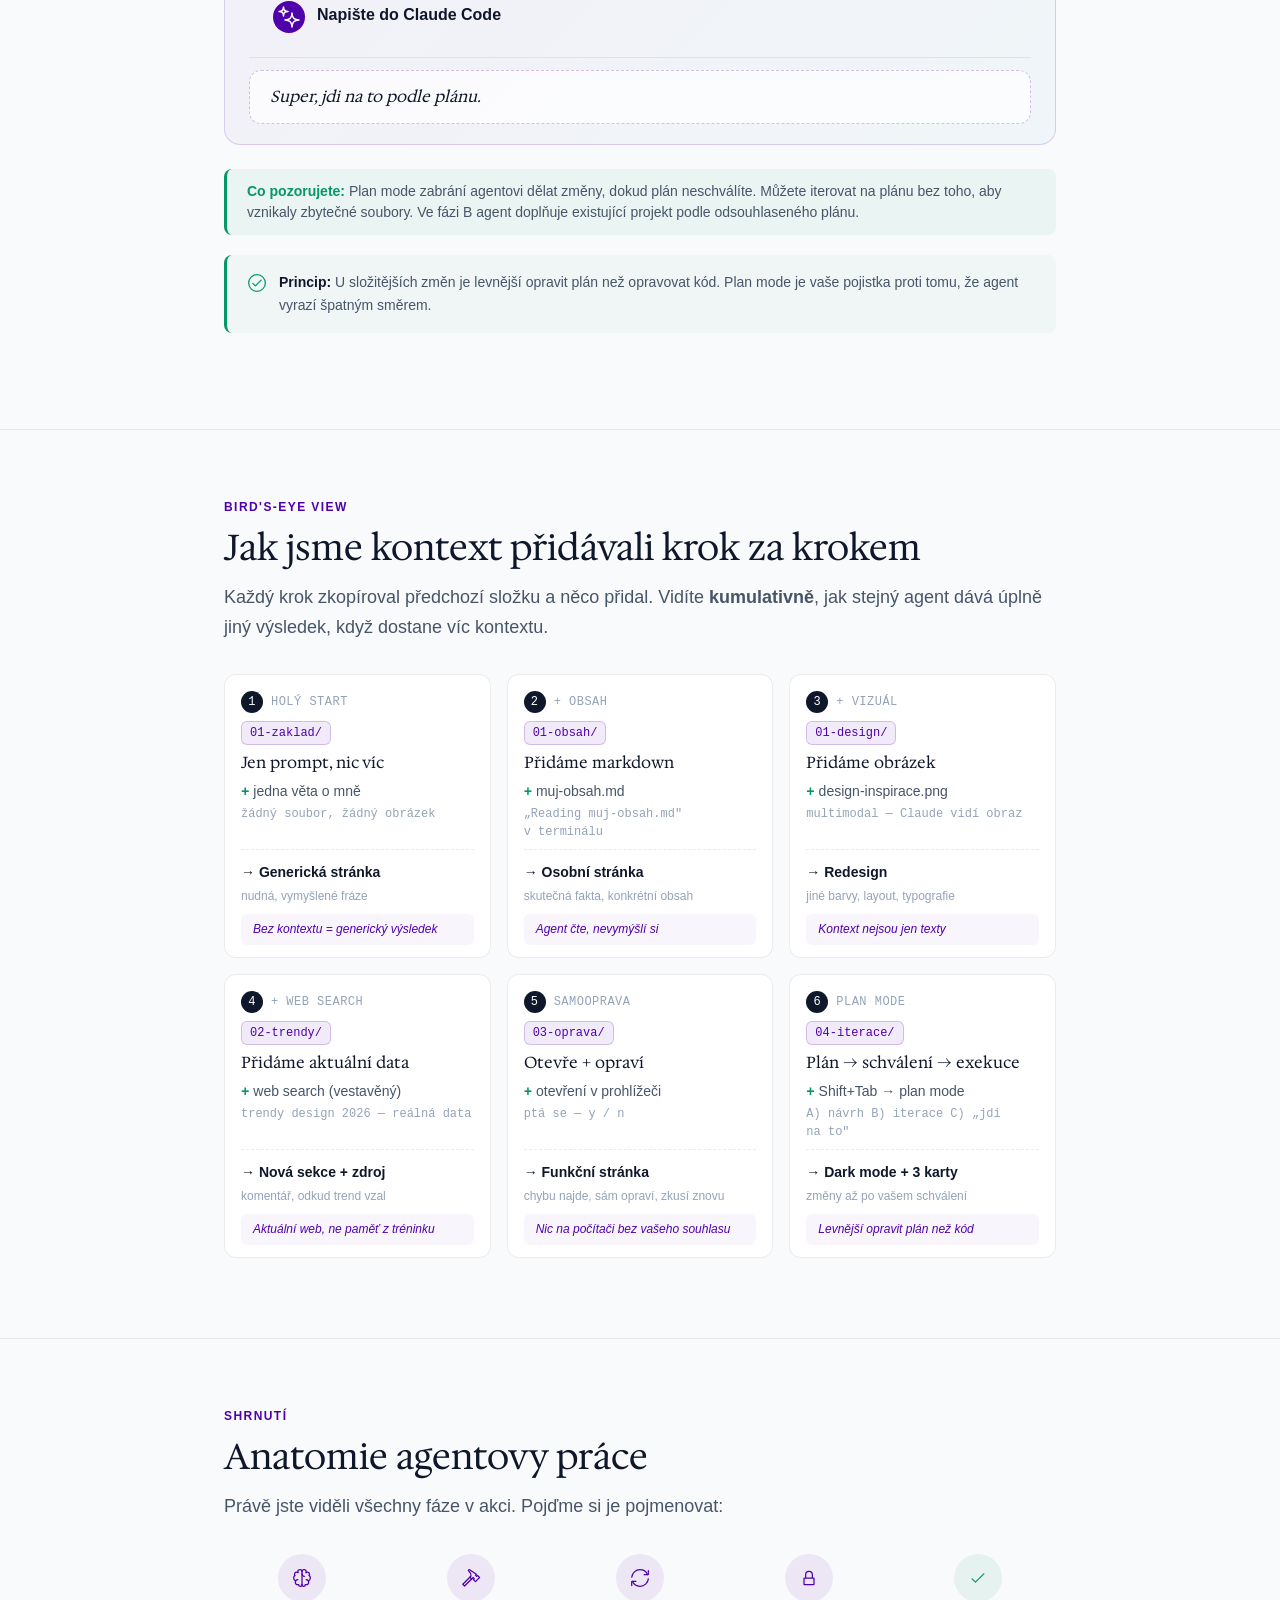
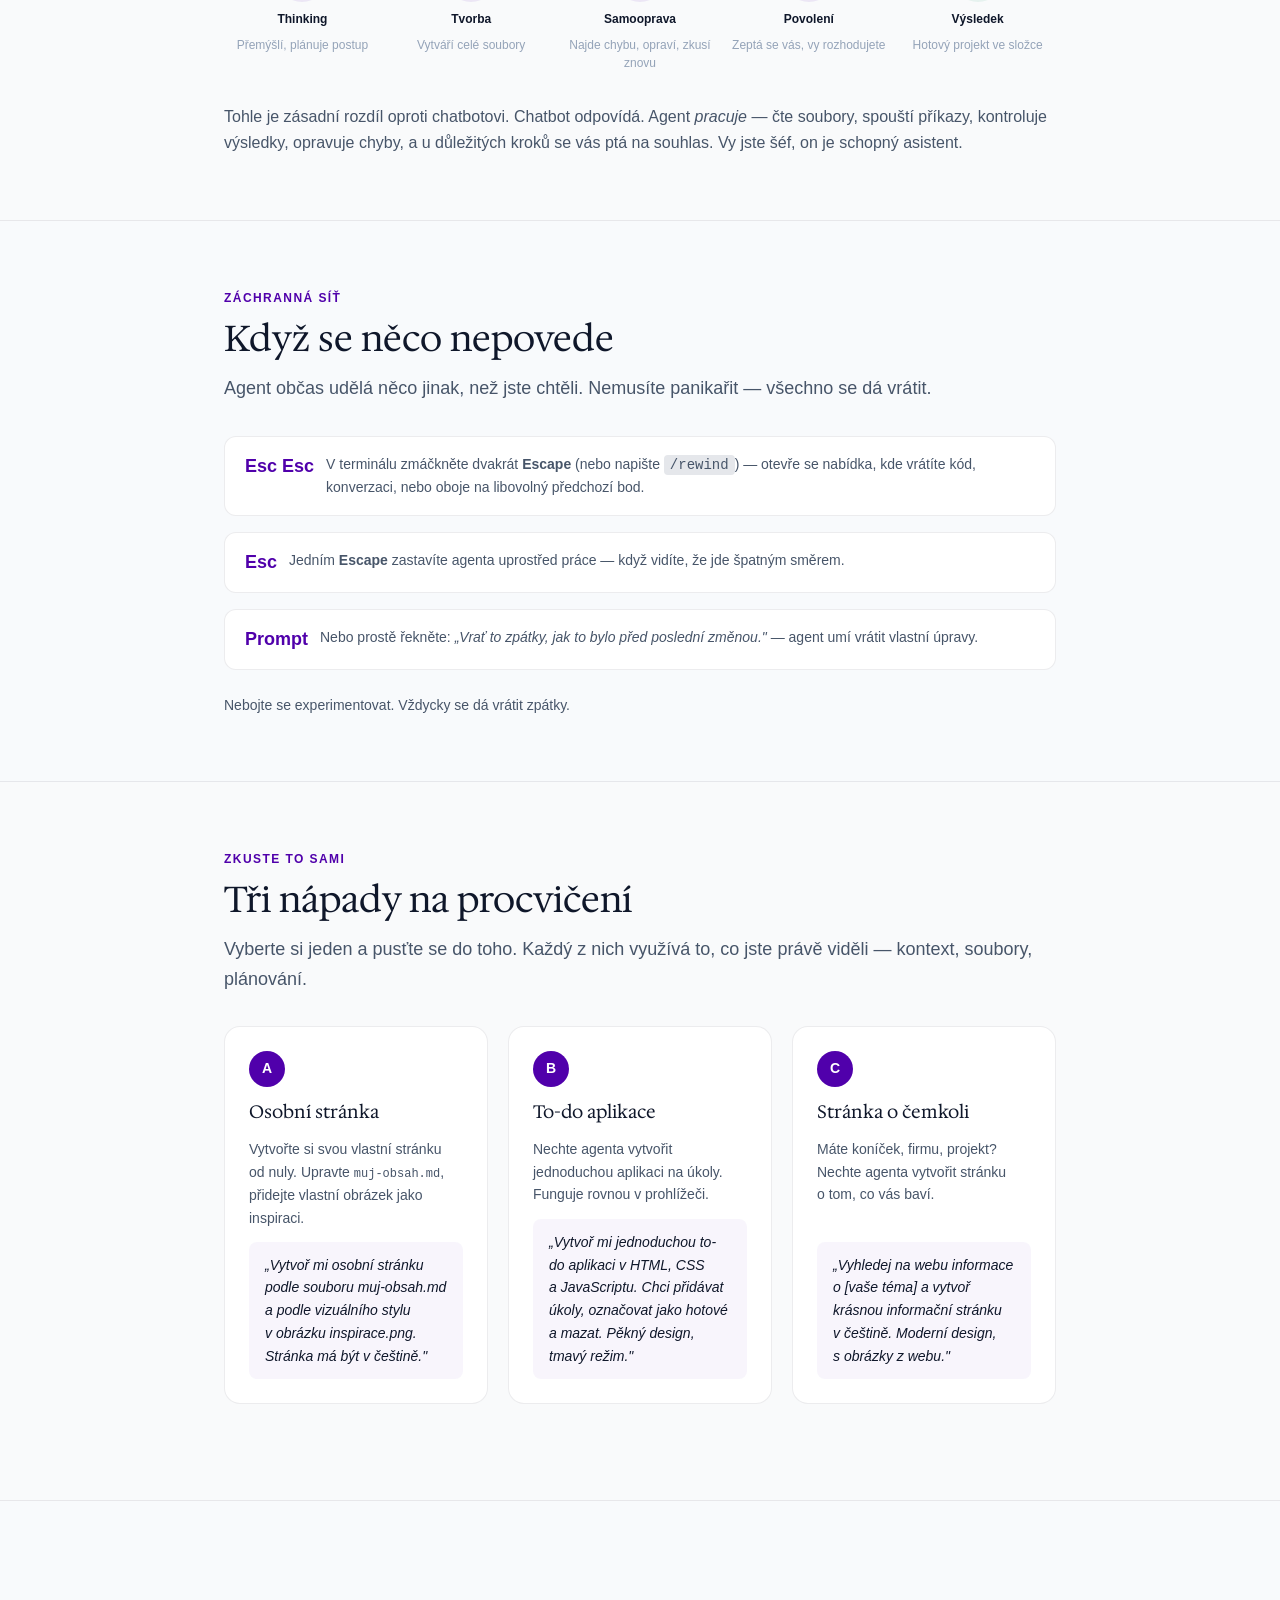
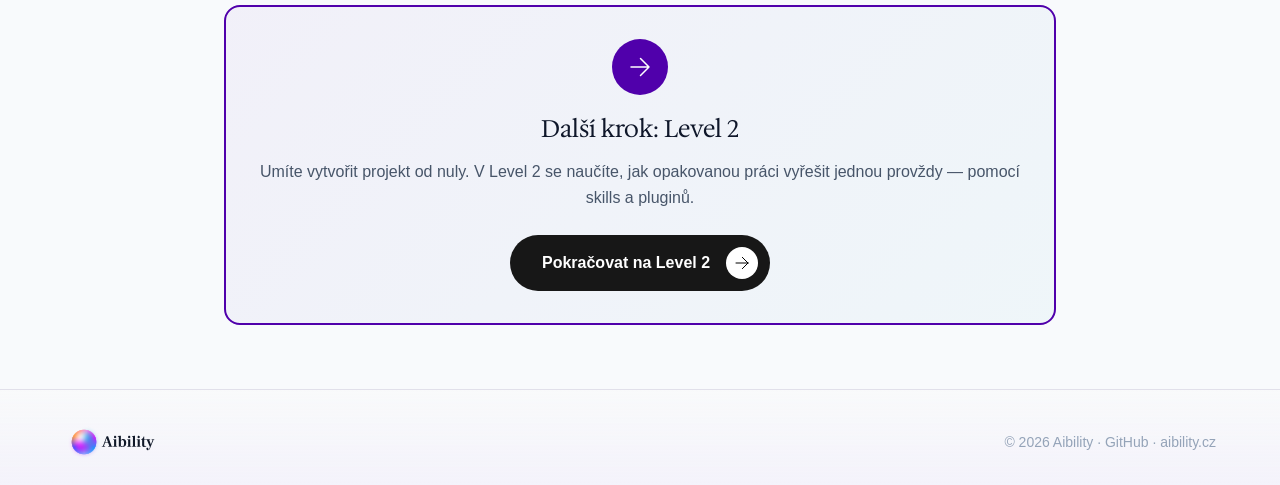
<file: site/level-1/index.html>
<!DOCTYPE html>
<html lang="cs">
<head>
    <meta charset="UTF-8">
    <meta name="viewport" content="width=device-width, initial-scale=1.0">

    <title>Level 1: První projekt — Naučte se Claude Code | Aibility</title>
    <meta name="description" content="Za dvacet minut postavíte něco skutečného s Claude Code. Krok po kroku — od holého promptu po hotovou stránku s designem.">

    <link rel="preload" href="../assets/css/styles.css" as="style">
    <link rel="preload" href="../assets/css/iconoir.css" as="style">
    <link rel="preconnect" href="https://fonts.googleapis.com">
    <link rel="preconnect" href="https://fonts.gstatic.com" crossorigin>

    <link rel="icon" type="image/png" href="../favicon.png" sizes="32x32">
    <link rel="apple-touch-icon" href="../apple-touch-icon.png">
    <meta name="theme-color" content="#0B1221">

    <meta property="og:type" content="website">
    <meta property="og:title" content="Level 1: První projekt — Naučte se Claude Code">
    <meta property="og:description" content="Za dvacet minut postavíte něco skutečného s Claude Code.">
    <meta property="og:site_name" content="Aibility">
    <meta property="og:locale" content="cs_CZ">

    <link href="https://fonts.googleapis.com/css2?family=Google+Sans+Flex:wght@400;500;600;700;800&family=Hedvig+Letters+Serif:opsz@12..24&display=swap" rel="stylesheet" media="print" onload="this.media='all'">
    <noscript>
        <link href="https://fonts.googleapis.com/css2?family=Google+Sans+Flex:wght@400;500;600;700;800&family=Hedvig+Letters+Serif:opsz@12..24&display=swap" rel="stylesheet">
    </noscript>

    <link rel="stylesheet" href="../assets/css/styles.css">
    <link rel="stylesheet" href="../assets/css/iconoir.css">

    <style>
        /* Site navigation */
        /* Header offset */
        body { padding-top: 80px; }

        /* Page hero */
        .page-hero { padding: var(--space-16) 0 var(--space-10); background: var(--color-bg-primary); }
        .page-hero__container { max-width: 880px; margin: 0 auto; padding: 0 var(--space-6); }
        .page-hero__eyebrow { display: inline-flex; align-items: center; gap: var(--space-2); color: var(--color-accent-primary); font-size: var(--text-xs); font-weight: var(--font-semibold); letter-spacing: 0.08em; text-transform: uppercase; margin-bottom: var(--space-4); }
        .page-hero__title { font-family: var(--font-family-headings); font-size: clamp(2rem, 4vw, 3rem); line-height: var(--leading-tight); color: var(--color-text-primary); margin: 0 0 var(--space-4); font-weight: var(--font-normal); }
        .page-hero__lead { font-size: var(--text-lg); line-height: var(--leading-relaxed); color: var(--color-text-secondary); margin: 0 0 var(--space-6); max-width: 680px; }
        .page-hero__meta { display: flex; flex-wrap: wrap; gap: var(--space-4); color: var(--color-text-tertiary); font-size: var(--text-sm); }
        .page-hero__meta-item { display: inline-flex; align-items: center; gap: var(--space-2); }
        .page-hero__meta-item i { color: var(--color-accent-primary); }

        /* Content sections */
        .content-section { padding: var(--space-16) 0; border-bottom: 1px solid var(--color-border); }
        .content-section:nth-child(even) { background: var(--color-bg-secondary); }
        .content-section__container { max-width: 880px; margin: 0 auto; padding: 0 var(--space-6); }
        .content-section__eyebrow { display: inline-block; color: var(--color-accent-primary); font-size: var(--text-xs); font-weight: var(--font-semibold); letter-spacing: 0.12em; text-transform: uppercase; margin-bottom: var(--space-3); }
        .content-section__title { font-family: var(--font-family-headings); font-size: clamp(1.5rem, 3vw, 2.25rem); line-height: var(--leading-tight); color: var(--color-text-primary); margin: 0 0 var(--space-4); font-weight: var(--font-normal); }
        .content-section__lead { font-size: var(--text-lg); line-height: var(--leading-relaxed); color: var(--color-text-secondary); margin: 0 0 var(--space-8); }
        .sub-heading { font-family: var(--font-family-headings); font-size: var(--text-xl); color: var(--color-text-primary); margin: var(--space-8) 0 var(--space-3); font-weight: var(--font-normal); }

        /* Callout, prompt card, code blocks, expected — same as zacatek */
        .callout { display: flex; gap: var(--space-3); align-items: flex-start; padding: var(--space-4) var(--space-5); background: rgba(80, 0, 171, 0.04); border-left: 3px solid var(--color-accent-primary); border-radius: var(--radius-md); margin-bottom: var(--space-8); }
        .callout--success { background: rgba(5, 150, 105, 0.04); border-left-color: var(--color-success); }
        .callout--warning { background: rgba(217, 119, 6, 0.04); border-left-color: var(--color-warning); }
        .callout i { color: var(--color-accent-primary); font-size: var(--text-xl); flex-shrink: 0; margin-top: 2px; }
        .callout--success i { color: var(--color-success); }
        .callout--warning i { color: var(--color-warning); }
        .callout p { margin: 0; color: var(--color-text-secondary); font-size: var(--text-sm); line-height: var(--leading-relaxed); }
        .callout strong { color: var(--color-text-primary); }

        .prompt-card { margin: var(--space-6) 0; padding: var(--space-5) var(--space-6); background: linear-gradient(135deg, rgba(80, 0, 171, 0.04) 0%, rgba(8, 145, 178, 0.04) 100%); border: 1px solid rgba(80, 0, 171, 0.16); border-radius: var(--radius-xl); }
        .prompt-card__header { display: flex; align-items: center; gap: var(--space-3); margin-bottom: var(--space-3); }
        .prompt-card__icon { display: inline-flex; align-items: center; justify-content: center; width: 32px; height: 32px; background: var(--color-accent-primary); color: white; border-radius: var(--radius-full); font-size: var(--text-lg); flex-shrink: 0; }
        .prompt-card__title { font-weight: var(--font-semibold); color: var(--color-text-primary); font-size: var(--text-base); }
        .prompt-card__desc { color: var(--color-text-secondary); font-size: var(--text-sm); line-height: var(--leading-relaxed); margin: 0 0 var(--space-3); }
        .prompt-card__text { margin: 0; padding: var(--space-4) var(--space-5); background: rgba(255, 255, 255, 0.7); border: 1px dashed rgba(80, 0, 171, 0.24); border-radius: var(--radius-lg); font-family: var(--font-family-headings); font-size: var(--text-base); line-height: var(--leading-snug); color: var(--color-text-primary); font-style: italic; }

        .expected { margin: var(--space-2) 0 var(--space-5); padding: var(--space-3) var(--space-5); background: rgba(5, 150, 105, 0.06); border-left: 3px solid var(--color-success); border-radius: var(--radius-md); font-size: var(--text-sm); color: var(--color-text-secondary); }
        .expected strong { color: var(--color-success); }

        /* Learning summary box */
        .learn-box { margin: var(--space-6) 0; padding: var(--space-6); background: var(--color-bg-card); border: 1px solid var(--color-border); border-radius: var(--radius-xl); }
        .learn-box__title { font-family: var(--font-family-headings); font-size: var(--text-lg); color: var(--color-text-primary); margin: 0 0 var(--space-4); font-weight: var(--font-normal); }
        .learn-box__list { list-style: none; margin: 0; padding: 0; display: flex; flex-direction: column; gap: var(--space-3); }
        .learn-box__list li { display: flex; align-items: flex-start; gap: var(--space-3); color: var(--color-text-secondary); font-size: var(--text-sm); line-height: var(--leading-relaxed); }
        .learn-box__list li i { color: var(--color-accent-primary); font-size: var(--text-base); flex-shrink: 0; margin-top: 2px; }

        /* Try it cards */
        .try-grid { display: grid; grid-template-columns: repeat(3, 1fr); gap: var(--space-5); margin: var(--space-8) 0; }
        @media (max-width: 768px) { .try-grid { grid-template-columns: 1fr; } }
        .try-card { padding: var(--space-6); background: var(--color-bg-card); border: 1px solid var(--color-border); border-radius: var(--radius-xl); display: flex; flex-direction: column; gap: var(--space-3); }
        .try-card__letter { display: flex; align-items: center; justify-content: center; width: 36px; height: 36px; border-radius: var(--radius-full); background: var(--color-accent-primary); color: white; font-weight: var(--font-bold); font-size: var(--text-sm); }
        .try-card__title { font-family: var(--font-family-headings); font-size: var(--text-lg); color: var(--color-text-primary); margin: 0; font-weight: var(--font-normal); }
        .try-card__desc { color: var(--color-text-secondary); font-size: var(--text-sm); line-height: var(--leading-relaxed); margin: 0; flex: 1; }
        .try-card__prompt { margin: 0; padding: var(--space-3) var(--space-4); background: rgba(80, 0, 171, 0.04); border-radius: var(--radius-md); font-size: var(--text-sm); color: var(--color-text-primary); font-style: italic; line-height: var(--leading-relaxed); }

        /* Next step box */
        .next-step { margin-top: var(--space-10); padding: var(--space-8); background: linear-gradient(135deg, rgba(80, 0, 171, 0.04) 0%, rgba(8, 145, 178, 0.04) 100%); border: 2px solid var(--color-accent-primary); border-radius: var(--radius-xl); text-align: center; }
        .next-step__icon { display: inline-flex; align-items: center; justify-content: center; width: 56px; height: 56px; background: var(--color-accent-primary); color: white; border-radius: var(--radius-full); font-size: var(--text-2xl); margin-bottom: var(--space-4); }
        .next-step__title { font-family: var(--font-family-headings); font-size: var(--text-2xl); color: var(--color-text-primary); margin: 0 0 var(--space-3); font-weight: var(--font-normal); }
        .next-step__desc { font-size: var(--text-base); color: var(--color-text-secondary); margin: 0 0 var(--space-6); line-height: var(--leading-relaxed); }

        /* Wireframe — anatomy of the output with source badges */
        .wireframe-layout { display: grid; grid-template-columns: 1.3fr 1fr; gap: var(--space-8); margin-top: var(--space-6); }
        @media (max-width: 860px) { .wireframe-layout { grid-template-columns: 1fr; gap: var(--space-6); } }
        .wireframe-layout__head { font-family: var(--font-family); font-size: var(--text-xs); font-weight: var(--font-semibold); letter-spacing: 0.08em; text-transform: uppercase; color: var(--color-text-tertiary); margin-bottom: var(--space-3); }
        .wireframe { background: var(--color-bg-secondary); border: 1px dashed var(--color-border-light); border-radius: var(--radius-lg); padding: var(--space-3); display: flex; flex-direction: column; gap: var(--space-2); }
        .wire-row { background: var(--color-bg-card); border: 1px solid var(--color-border); border-radius: var(--radius-md); padding: var(--space-3) var(--space-4); display: flex; align-items: center; gap: var(--space-3); font-size: var(--text-sm); }
        .wire-row__icon { width: 32px; height: 32px; flex-shrink: 0; border-radius: var(--radius-md); background: var(--color-bg-secondary); border: 1px solid var(--color-border); display: flex; align-items: center; justify-content: center; color: var(--color-text-secondary); font-size: var(--text-lg); }
        .wire-row__body { display: flex; flex-direction: column; gap: 2px; min-width: 0; flex: 1; }
        .wire-row__name { font-weight: var(--font-semibold); color: var(--color-text-primary); font-size: var(--text-sm); line-height: var(--leading-snug); }
        .wire-row__desc { color: var(--color-text-tertiary); font-size: var(--text-xs); line-height: var(--leading-snug); }
        .wr-source { font-family: "SF Mono", Menlo, Consolas, monospace; font-size: var(--text-xs); padding: 3px 10px; border-radius: var(--radius-full); white-space: nowrap; flex-shrink: 0; border: 1px solid var(--color-border); background: var(--color-bg-card); color: var(--color-text-secondary); }
        .wr-source--purple { background: rgba(80, 0, 171, 0.08);  border-color: rgba(80, 0, 171, 0.2);   color: var(--color-accent-primary); }
        .wr-source--teal   { background: rgba(8, 145, 178, 0.08); border-color: rgba(8, 145, 178, 0.2);  color: var(--color-accent-secondary); }
        .wr-source--amber  { background: rgba(217, 119, 6, 0.08); border-color: rgba(217, 119, 6, 0.2);  color: var(--color-warning); }
        .wr-source--green  { background: rgba(5, 150, 105, 0.08); border-color: rgba(5, 150, 105, 0.2);  color: var(--color-success); }
        .wr-source--ink    { background: var(--color-text-primary); border-color: var(--color-text-primary); color: #fff; }
        @media (max-width: 520px) { .wire-row { flex-wrap: wrap; } .wr-source { margin-left: 44px; } }

        /* Cumulative demo flow — bird's-eye view across 6 prompts */
        .demoflow { display: grid; grid-template-columns: repeat(3, 1fr); gap: var(--space-4); margin: var(--space-6) 0 var(--space-4); }
        @media (max-width: 980px) { .demoflow { grid-template-columns: repeat(2, 1fr); } }
        @media (max-width: 560px) { .demoflow { grid-template-columns: 1fr; } }
        .demo-step { position: relative; background: var(--color-bg-card); border: 1px solid var(--color-border); border-radius: var(--radius-lg); padding: var(--space-4) var(--space-4) var(--space-3); display: flex; flex-direction: column; gap: var(--space-2); min-height: 220px; }
        .demo-step__num { display: inline-flex; align-items: center; gap: var(--space-2); font-family: "SF Mono", Menlo, Consolas, monospace; font-size: var(--text-xs); color: var(--color-text-tertiary); letter-spacing: 0.04em; text-transform: uppercase; }
        .demo-step__num .n { display: inline-grid; place-items: center; width: 22px; height: 22px; border-radius: var(--radius-full); background: var(--color-text-primary); color: #fff; font-size: var(--text-xs); font-family: "SF Mono", Menlo, Consolas, monospace; }
        .demo-step__folder { align-self: flex-start; font-family: "SF Mono", Menlo, Consolas, monospace; font-size: var(--text-xs); color: var(--color-accent-primary); background: rgba(80, 0, 171, 0.08); border: 1px solid rgba(80, 0, 171, 0.2); padding: 2px 8px; border-radius: var(--radius-sm); }
        .demo-step__title { font-family: var(--font-family-headings); font-size: var(--text-base); font-weight: var(--font-normal); color: var(--color-text-primary); margin: 0; line-height: var(--leading-snug); }
        .demo-step__added { font-size: var(--text-sm); color: var(--color-text-secondary); display: flex; flex-direction: column; gap: 2px; }
        .demo-step__added .plus { color: var(--color-success); font-family: "SF Mono", Menlo, Consolas, monospace; font-weight: var(--font-semibold); }
        .demo-step__added .hint { font-size: var(--text-xs); color: var(--color-text-tertiary); font-family: "SF Mono", Menlo, Consolas, monospace; }
        .demo-step__result { font-size: var(--text-sm); margin-top: auto; padding-top: var(--space-3); border-top: 1px dashed var(--color-border); }
        .demo-step__result b { display: block; color: var(--color-text-primary); margin-bottom: 2px; }
        .demo-step__result .hint { font-size: var(--text-xs); color: var(--color-text-tertiary); }
        .demo-step__principle { font-size: var(--text-xs); color: var(--color-accent-primary); background: rgba(80, 0, 171, 0.04); border-radius: var(--radius-sm); padding: var(--space-2) var(--space-3); font-style: italic; line-height: var(--leading-snug); }

        /* Plan mode A/B/C mini-pipeline */
        .planmode-flow { display: grid; grid-template-columns: 1fr 1fr 1fr; gap: var(--space-3); margin: var(--space-5) 0 var(--space-8); }
        @media (max-width: 720px) { .planmode-flow { grid-template-columns: 1fr; } }
        .planmode-step { position: relative; background: rgba(80, 0, 171, 0.04); border: 1px solid rgba(80, 0, 171, 0.16); border-radius: var(--radius-lg); padding: var(--space-4) var(--space-4); display: flex; flex-direction: column; gap: var(--space-1); }
        .planmode-step__letter { display: inline-grid; place-items: center; width: 24px; height: 24px; border-radius: var(--radius-full); background: var(--color-accent-primary); color: #fff; font-family: "SF Mono", Menlo, Consolas, monospace; font-size: var(--text-xs); font-weight: var(--font-bold); margin-bottom: var(--space-1); }
        .planmode-step__name { font-weight: var(--font-semibold); color: var(--color-text-primary); font-size: var(--text-sm); }
        .planmode-step__desc { font-size: var(--text-xs); color: var(--color-text-secondary); line-height: var(--leading-snug); }
        .planmode-step + .planmode-step::before { content: '→'; position: absolute; left: calc(var(--space-3) * -1 - 4px); top: 50%; transform: translateY(-50%); color: var(--color-text-tertiary); font-size: var(--text-base); }
        @media (max-width: 720px) { .planmode-step + .planmode-step::before { content: '↓'; left: 50%; top: calc(var(--space-3) * -1 - 2px); transform: translateX(-50%); } }
    </style>
</head>
<body>
    <a href="#main-content" class="skip-link">Přeskočit na obsah</a>

    <header class="header" id="header">
        <div class="header__container container">
            <div class="header__left">
                <a href="../" class="header__logo" aria-label="Aibility">
                    <img src="../assets/img/aibility-logo.svg" alt="Aibility" class="header__logo-img" width="120" height="40" fetchpriority="high">
                </a>
            </div>
            <nav class="header__nav" aria-label="Hlavní navigace">
                <ul class="header__nav-list">
                    <li><a href="../" class="header__nav-item">Přehled</a></li>
                    <li><a href="../zacatek/" class="header__nav-item">Začátek</a></li>
                    <li><a href="./" class="header__nav-item" style="color: var(--color-accent-primary); font-weight: var(--font-semibold);">Level 1</a></li>
                    <li><a href="../level-2/" class="header__nav-item">Level 2</a></li>
                    <li><a href="../level-3/" class="header__nav-item">Level 3</a></li>
                    <li><a href="../tipy/" class="header__nav-item">Tipy</a></li>
                    <li><a href="../odkazy/" class="header__nav-item">Odkazy</a></li>
                </ul>
            </nav>
        </div>
    </header>

    <main id="main-content" tabindex="-1">
        <section class="page-hero">
            <div class="page-hero__container">
                <span class="page-hero__eyebrow"><i class="iconoir-sparks"></i> Level 1</span>
                <h1 class="page-hero__title">Váš první projekt s&nbsp;Claude&nbsp;Code</h1>
                <p class="page-hero__lead">
                    Od holého promptu po hotovou osobní stránku s&nbsp;designem. Krok po&nbsp;kroku uvidíte, jak obrovský rozdíl dělá kontext&nbsp;— soubory, obrázky, informace z&nbsp;webu.
                </p>
                <div class="page-hero__meta">
                    <span class="page-hero__meta-item"><i class="iconoir-clock"></i> Asi 20 minut</span>
                    <span class="page-hero__meta-item"><i class="iconoir-sparks"></i> Potřebujete hotový Začátek</span>
                </div>
            </div>
        </section>

        <!-- Co postavíte -->
        <section class="content-section">
            <div class="content-section__container">
                <span class="content-section__eyebrow">Co postavíte</span>
                <h2 class="content-section__title">Osobní landing page&nbsp;— o&nbsp;vás, pro&nbsp;vás</h2>
                <p class="content-section__lead">
                    Klasická vizitka, kterou by si člověk jinak bastlil půl víkendu. Začneme úplně od&nbsp;nuly a&nbsp;za&nbsp;chvíli máte stránku s&nbsp;osobním obsahem, vlastním designem, sekcí o&nbsp;aktuálních trendech, samoopravou a&nbsp;na&nbsp;konci dark módem s&nbsp;kartami. Všechno v&nbsp;jednom HTML souboru&nbsp;— otevřete v&nbsp;prohlížeči a&nbsp;můžete sdílet.
                </p>

                <div class="wireframe-layout">
                    <div>
                        <div class="wireframe-layout__head">Z čeho finální stránka je</div>
                        <div class="wireframe">
                            <div class="wire-row">
                                <div class="wire-row__icon"><i class="iconoir-user" aria-hidden="true"></i></div>
                                <div class="wire-row__body">
                                    <span class="wire-row__name">Hero&nbsp;— jméno a&nbsp;intro</span>
                                    <span class="wire-row__desc">kdo jste, co děláte, kde</span>
                                </div>
                                <span class="wr-source wr-source--purple">muj-obsah.md</span>
                            </div>
                            <div class="wire-row">
                                <div class="wire-row__icon"><i class="iconoir-design-pencil" aria-hidden="true"></i></div>
                                <div class="wire-row__body">
                                    <span class="wire-row__name">Vizuální jazyk</span>
                                    <span class="wire-row__desc">barvy, typografie, layout, tlačítka</span>
                                </div>
                                <span class="wr-source wr-source--amber">design-inspirace.png</span>
                            </div>
                            <div class="wire-row">
                                <div class="wire-row__icon"><i class="iconoir-graph-up" aria-hidden="true"></i></div>
                                <div class="wire-row__body">
                                    <span class="wire-row__name">Sekce „Trendy 2026"</span>
                                    <span class="wire-row__desc">co je teď v&nbsp;designu osobních stránek</span>
                                </div>
                                <span class="wr-source wr-source--green">web search</span>
                            </div>
                            <div class="wire-row">
                                <div class="wire-row__icon"><i class="iconoir-view-columns-3" aria-hidden="true"></i></div>
                                <div class="wire-row__body">
                                    <span class="wire-row__name">„Co dělám"&nbsp;— 3 karty</span>
                                    <span class="wire-row__desc">přehled vaší činnosti</span>
                                </div>
                                <span class="wr-source wr-source--teal">plan mode</span>
                            </div>
                            <div class="wire-row">
                                <div class="wire-row__icon"><i class="iconoir-half-moon" aria-hidden="true"></i></div>
                                <div class="wire-row__body">
                                    <span class="wire-row__name">Dark mode</span>
                                    <span class="wire-row__desc">celá stránka v&nbsp;tmavém režimu</span>
                                </div>
                                <span class="wr-source wr-source--teal">plan mode</span>
                            </div>
                        </div>
                    </div>

                    <div>
                        <div class="wireframe-layout__head">Jak to chodí</div>
                        <ul class="learn-box__list" style="gap: var(--space-4);">
                            <li><i class="iconoir-folder"></i><span><strong>Kumulativní složky</strong>&nbsp;— každý krok udělá kopii předchozí složky a&nbsp;něco přidá. Vidíte, jak stejný agent dává jiný výsledek s&nbsp;jiným kontextem.</span></li>
                            <li><i class="iconoir-media-image"></i><span><strong>Multimodální</strong>&nbsp;— Claude vidí obrázek a&nbsp;převezme z&nbsp;něj barvy, typografii, spacing.</span></li>
                            <li><i class="iconoir-globe"></i><span><strong>Grounding</strong>&nbsp;— trendy si najde na&nbsp;webu, přidá odkaz, odkud je vzal.</span></li>
                            <li><i class="iconoir-list-select"></i><span><strong>Plan mode</strong>&nbsp;— u&nbsp;poslední úpravy nejdřív navrhne plán. Schvalujete, pak teprve sahá na&nbsp;kód.</span></li>
                            <li><i class="iconoir-code-brackets"></i><span><strong>Výstup</strong>&nbsp;— HTML, které se otevírá v&nbsp;prohlížeči. Žádný build, žádné závislosti.</span></li>
                        </ul>
                    </div>
                </div>
            </div>
        </section>

        <!-- Preparation -->
        <section class="content-section">
            <div class="content-section__container">
                <span class="content-section__eyebrow">Příprava</span>
                <h2 class="content-section__title">Co máte k&nbsp;dispozici</h2>
                <p class="content-section__lead">
                    V&nbsp;<a href="https://github.com/aibilitycz/claude-code-90-webinar" target="_blank" rel="noopener" style="color: var(--color-accent-primary); text-decoration: underline;">repozitáři webináře</a> jsou předpřipravené soubory, se&nbsp;kterými budete pracovat. Pokud ho ještě nemáte, naklonujte si ho podle návodu v&nbsp;<a href="../zacatek/#spolecnik" style="color: var(--color-accent-primary); text-decoration: underline;">Začátku</a>. Pak otevřete Claude&nbsp;Code ve&nbsp;složce <code style="background: var(--code-bg); padding: 2px 6px; border-radius: 4px;">level-1-beginner/demo-files</code>&nbsp;— v&nbsp;desktopové aplikaci vyberte tuhle složku při vytváření nové relace, v&nbsp;terminálu napište <code style="background: var(--code-bg); padding: 2px 6px; border-radius: 4px;">cd level-1-beginner/demo-files</code> a&nbsp;pak <code style="background: var(--code-bg); padding: 2px 6px; border-radius: 4px;">claude</code>.
                </p>

                <p style="color: var(--color-text-secondary); margin-bottom: var(--space-4);">Ve&nbsp;složce <code style="background: var(--code-bg); padding: 2px 6px; border-radius: 4px;">demo-files/</code> najdete:</p>

                <div style="display: flex; flex-direction: column; gap: var(--space-3); margin-bottom: var(--space-6);">
                    <div style="display: flex; align-items: flex-start; gap: var(--space-3); padding: var(--space-3) var(--space-4); background: var(--color-bg-card); border: 1px solid var(--color-border); border-radius: var(--radius-lg);">
                        <code style="background: var(--code-bg); padding: 2px 6px; border-radius: 4px; flex-shrink: 0; font-size: var(--text-sm);">muj-obsah.md</code>
                        <span style="color: var(--color-text-secondary); font-size: var(--text-sm);">Krátký markdown s&nbsp;informacemi o&nbsp;vás</span>
                    </div>
                    <div style="display: flex; align-items: flex-start; gap: var(--space-3); padding: var(--space-3) var(--space-4); background: var(--color-bg-card); border: 1px solid var(--color-border); border-radius: var(--radius-lg);">
                        <code style="background: var(--code-bg); padding: 2px 6px; border-radius: 4px; flex-shrink: 0; font-size: var(--text-sm);">design-inspirace.png</code>
                        <span style="color: var(--color-text-secondary); font-size: var(--text-sm);">Screenshot designu jako vizuální inspirace</span>
                    </div>
                    <div style="display: flex; align-items: flex-start; gap: var(--space-3); padding: var(--space-3) var(--space-4); background: var(--color-bg-card); border: 1px solid var(--color-border); border-radius: var(--radius-lg);">
                        <code style="background: var(--code-bg); padding: 2px 6px; border-radius: 4px; flex-shrink: 0; font-size: var(--text-sm);">CLAUDE.md</code>
                        <span style="color: var(--color-text-secondary); font-size: var(--text-sm);">Jednoduchá pravidla pro agenta (česky, čistý design)</span>
                    </div>
                </div>

                <div class="callout callout--success">
                    <i class="iconoir-info-circle"></i>
                    <p><strong>Tip:</strong> Než začnete, upravte si <code style="background: rgba(5, 150, 105, 0.1); padding: 2px 6px; border-radius: 4px;">muj-obsah.md</code>&nbsp;— napište tam své jméno, čím se zabýváte, co vás baví. Čím konkrétnější obsah, tím lepší výsledek.</p>
                </div>
            </div>
        </section>

        <!-- Prompt 1a: Bare start -->
        <section class="content-section">
            <div class="content-section__container">
                <span class="content-section__eyebrow">Prompt 1a</span>
                <h2 class="content-section__title">Holý start&nbsp;— bez kontextu</h2>
                <p class="content-section__lead">
                    Začněte úplně jednoduše. Jedna věta, žádné soubory. Podívejte se, co agent vytvoří, když nemá žádný kontext.
                </p>

                <div class="prompt-card">
                    <div class="prompt-card__header">
                        <div class="prompt-card__icon"><i class="iconoir-sparks"></i></div>
                        <span class="prompt-card__title">Napište do Claude Code</span>
                    </div>
                    <p class="prompt-card__text">Vytvoř mi osobní webovou stránku. Jmenuju se Slava, pracuju v&nbsp;AI firmě Aibility. Ulož do složky vystupy/01-zaklad/.</p>
                </div>

                <div class="expected"><strong>Co pozorujete:</strong> Agent vytvoří stránku&nbsp;— ale je generická, nudná, plná vymyšlených frází. Nemá žádný kontext, tak si vymýšlí.</div>

                <div class="callout callout--warning">
                    <i class="iconoir-info-circle"></i>
                    <p><strong>Princip:</strong> Prompt bez kontextu = generický výsledek. Agent je chytrý, ale není jasnovidec.</p>
                </div>
            </div>
        </section>

        <!-- Prompt 1b: Add context file -->
        <section class="content-section">
            <div class="content-section__container">
                <span class="content-section__eyebrow">Prompt 1b</span>
                <h2 class="content-section__title">Přidejte soubor s&nbsp;kontextem</h2>
                <p class="content-section__lead">
                    Teď dáme agentovi něco, z&nbsp;čeho může čerpat&nbsp;— váš soubor <code style="background: var(--code-bg); padding: 2px 6px; border-radius: 4px;">muj-obsah.md</code> se skutečnými informacemi.
                </p>

                <div class="prompt-card">
                    <div class="prompt-card__header">
                        <div class="prompt-card__icon"><i class="iconoir-sparks"></i></div>
                        <span class="prompt-card__title">Napište do Claude Code</span>
                    </div>
                    <p class="prompt-card__text">Přečti si muj-obsah.md&nbsp;— tam jsou skutečné informace o&nbsp;mně. Zkopíruj vystupy/01-zaklad/ do vystupy/01-obsah/ a&nbsp;přepiš stránku v&nbsp;nové složce podle toho, co se tam dozvíš.</p>
                </div>

                <div class="expected"><strong>Co pozorujete:</strong> Agent čte <code style="background: rgba(5, 150, 105, 0.1); padding: 2px 6px; border-radius: 4px;">muj-obsah.md</code>&nbsp;— v&nbsp;terminálu vidíte <em>"Reading muj-obsah.md"</em>. Stránka je najednou osobní, konkrétní, se&nbsp;skutečným obsahem. Stejný agent, stejný projekt&nbsp;— jen dostal kontext.</div>

                <div class="callout callout--success">
                    <i class="iconoir-check-circle"></i>
                    <p><strong>Princip:</strong> Agent čte reálné zdroje, nevymýšlí si z&nbsp;paměti. Říkáme tomu „číst, ne hádat"&nbsp;— vrátíme se k&nbsp;tomu v&nbsp;Levelu&nbsp;3.</p>
                </div>
            </div>
        </section>

        <!-- Prompt 1c: Add visual inspiration -->
        <section class="content-section">
            <div class="content-section__container">
                <span class="content-section__eyebrow">Prompt 1c</span>
                <h2 class="content-section__title">Přidejte vizuální inspiraci</h2>
                <p class="content-section__lead">
                    Claude&nbsp;Code je multimodální&nbsp;— vidí obrázky, ne jen text. Ukažte mu screenshot designu, který se vám líbí.
                </p>

                <div class="prompt-card">
                    <div class="prompt-card__header">
                        <div class="prompt-card__icon"><i class="iconoir-sparks"></i></div>
                        <span class="prompt-card__title">Napište do Claude Code</span>
                    </div>
                    <p class="prompt-card__text">Podívej se na design-inspirace.png a&nbsp;zkopíruj vystupy/01-obsah/ do vystupy/01-design/. V&nbsp;nové složce uprav stránku tak, aby co nejvíc odpovídala tomu, co vidíš na obrázku. Převezmi z&nbsp;něj všechno, co jde&nbsp;— barevnou paletu, typografii, layout, tvary, styl tlačítek, spacing. Cílem je, aby výsledek vypadal jako variace té stránky z&nbsp;obrázku, ne jen vzdálená inspirace.</p>
                </div>

                <div class="expected"><strong>Co pozorujete:</strong> Agent analyzuje obrázek&nbsp;— barvy, layout, typografie odpovídají inspiraci. Obsah zůstává, mění se jen vizuál.</div>

                <div class="callout callout--success">
                    <i class="iconoir-check-circle"></i>
                    <p><strong>Princip:</strong> Kontext nejsou jen texty. Obrázky, screenshoty, diagramy&nbsp;— agent vidí všechno.</p>
                </div>
            </div>
        </section>

        <!-- Prompt 2: Web search -->
        <section class="content-section">
            <div class="content-section__container">
                <span class="content-section__eyebrow">Prompt 2</span>
                <h2 class="content-section__title">Web search&nbsp;— reálná data z&nbsp;webu</h2>
                <p class="content-section__lead">
                    Agent umí hledat na webu aktuální informace. Nepracuje jen s&nbsp;tím, co „zná" ze&nbsp;svého tréninku.
                </p>

                <div class="prompt-card">
                    <div class="prompt-card__header">
                        <div class="prompt-card__icon"><i class="iconoir-sparks"></i></div>
                        <span class="prompt-card__title">Napište do Claude Code</span>
                    </div>
                    <p class="prompt-card__text">Vezmi stránku z&nbsp;vystupy/01-design/ a&nbsp;zkopíruj ji do vystupy/02-trendy/. Tam se podívej, co jsou aktuální trendy v&nbsp;designu osobních stránek v&nbsp;roce 2026 (použij web search) a&nbsp;přidej jednu sekci, která takovému trendu odpovídá a&nbsp;ladí se zbytkem stránky. Napiš komentář, odkud jsi trend vzal. Původní složku nech beze změny.</p>
                </div>

                <div class="expected"><strong>Co pozorujete:</strong> Agent hledá na webu&nbsp;— reálná data, ne paměť z&nbsp;tréninku. Přidává sekci s&nbsp;odkazem na zdroj.</div>

                <div class="callout">
                    <i class="iconoir-info-circle"></i>
                    <p><strong>Poznámka:</strong> Claude Code má přístup k&nbsp;webovému vyhledávání nativně&nbsp;— žádný plugin není potřeba.</p>
                </div>
            </div>
        </section>

        <!-- Prompt 3: Self-correction + permission -->
        <section class="content-section">
            <div class="content-section__container">
                <span class="content-section__eyebrow">Prompt 3</span>
                <h2 class="content-section__title">Samooprava + povolení</h2>
                <p class="content-section__lead">
                    Tady uvidíte dvě důležité vlastnosti agenta najednou: umí se sám zkontrolovat a&nbsp;opravit, a&nbsp;než provede akci na vašem počítači, zeptá se na povolení.
                </p>

                <div class="prompt-card">
                    <div class="prompt-card__header">
                        <div class="prompt-card__icon"><i class="iconoir-sparks"></i></div>
                        <span class="prompt-card__title">Napište do Claude Code</span>
                    </div>
                    <p class="prompt-card__text">Zkopíruj poslední složku z&nbsp;vystupy/ do vystupy/03-oprava/. Otevři stránku z&nbsp;vystupy/03-oprava/ v&nbsp;prohlížeči a&nbsp;zkontroluj, že všechno funguje. Pokud najdeš chybu, oprav ji přímo v&nbsp;této složce.</p>
                </div>

                <div class="expected"><strong>Co pozorujete:</strong> Agent chce spustit příkaz (otevřít prohlížeč)&nbsp;— <strong>zeptá se na povolení</strong>. Vy odpovíte <code style="background: rgba(5, 150, 105, 0.1); padding: 2px 6px; border-radius: 4px;">y</code> (povolit) nebo <code style="background: rgba(5, 150, 105, 0.1); padding: 2px 6px; border-radius: 4px;">n</code> (odmítnout). Pokud najde chybu&nbsp;— opraví ji sám a&nbsp;zkusí znovu.</div>

                <div class="callout callout--success">
                    <i class="iconoir-check-circle"></i>
                    <p><strong>Princip:</strong> Claude Code nemění nic na vašem počítači bez vašeho souhlasu. Konečné rozhodnutí je vždy na vás.</p>
                </div>
            </div>
        </section>

        <!-- Prompt 4: Plan mode -->
        <section class="content-section">
            <div class="content-section__container">
                <span class="content-section__eyebrow">Prompt 4</span>
                <h2 class="content-section__title">Plan mode&nbsp;— nejdřív plán, pak kód</h2>
                <p class="content-section__lead">
                    Pro složitější úkoly má Claude&nbsp;Code speciální režim: nejdřív naplánuje, co udělá, a&nbsp;teprve pak to provede. Tenhle krok ukážeme ve dvou fázích.
                </p>

                <div class="planmode-flow">
                    <div class="planmode-step">
                        <span class="planmode-step__letter">A</span>
                        <span class="planmode-step__name">Plán</span>
                        <span class="planmode-step__desc">Shift+Tab → plan mode. Agent navrhne, <strong>nic nemění</strong>.</span>
                    </div>
                    <div class="planmode-step">
                        <span class="planmode-step__letter">B</span>
                        <span class="planmode-step__name">Iterace</span>
                        <span class="planmode-step__desc">Upravíte plán bez vznikajících souborů. Zdarma, dokud neschválíte.</span>
                    </div>
                    <div class="planmode-step">
                        <span class="planmode-step__letter">C</span>
                        <span class="planmode-step__name">Schválení</span>
                        <span class="planmode-step__desc">„Jdi na&nbsp;to" → agent provede přesně to, co bylo odsouhlaseno.</span>
                    </div>
                </div>

                <h3 class="sub-heading">Fáze A&nbsp;— návrh plánu</h3>
                <p style="color: var(--color-text-secondary); margin-bottom: var(--space-4);">Před tímhle promptem přepněte do <strong>plan mode</strong> stiskem <code style="background: var(--code-bg); padding: 2px 6px; border-radius: 4px;">Shift+Tab</code> (v&nbsp;terminálu uvidíte indikátor plan mode).</p>

                <div class="prompt-card">
                    <div class="prompt-card__header">
                        <div class="prompt-card__icon"><i class="iconoir-sparks"></i></div>
                        <span class="prompt-card__title">Napište do Claude Code (plan mode)</span>
                    </div>
                    <p class="prompt-card__text">Zkopíruj vystupy/03-oprava/ do vystupy/04-iterace/. V&nbsp;téhle nové složce chci přidat sekci "Co dělám" se třemi kartami a&nbsp;přepnout celou stránku do tmavého režimu. Ještě nic neměň&nbsp;— navrhni plán: jaké soubory upravíš, jaké barvy použiješ pro dark mode, jak budou karty vypadat. Počkej na mé schválení.</p>
                </div>

                <p style="color: var(--color-text-secondary); margin-bottom: var(--space-6);">Projděte si plán. Pokud chcete něco upravit (jiné barvy, jiný počet karet, jiná struktura), napište to v&nbsp;další zprávě&nbsp;— agent plán přepracuje.</p>

                <h3 class="sub-heading">Fáze B&nbsp;— provedení</h3>
                <p style="color: var(--color-text-secondary); margin-bottom: var(--space-4);">Jakmile jste s&nbsp;plánem spokojení, stiskněte <code style="background: var(--code-bg); padding: 2px 6px; border-radius: 4px;">Shift+Tab</code> pro odchod z&nbsp;plan mode a&nbsp;napište:</p>

                <div class="prompt-card">
                    <div class="prompt-card__header">
                        <div class="prompt-card__icon"><i class="iconoir-sparks"></i></div>
                        <span class="prompt-card__title">Napište do Claude Code</span>
                    </div>
                    <p class="prompt-card__text">Super, jdi na to podle plánu.</p>
                </div>

                <div class="expected"><strong>Co pozorujete:</strong> Plan mode zabrání agentovi dělat změny, dokud plán neschválíte. Můžete iterovat na plánu bez toho, aby vznikaly zbytečné soubory. Ve fázi B agent doplňuje existující projekt podle odsouhlaseného plánu.</div>

                <div class="callout callout--success">
                    <i class="iconoir-check-circle"></i>
                    <p><strong>Princip:</strong> U&nbsp;složitějších změn je levnější opravit plán než opravovat kód. Plan mode je vaše pojistka proti tomu, že agent vyrazí špatným směrem.</p>
                </div>
            </div>
        </section>

        <!-- Cumulative demo flow — bird's-eye view -->
        <section class="content-section">
            <div class="content-section__container">
                <span class="content-section__eyebrow">Bird's-eye view</span>
                <h2 class="content-section__title">Jak jsme kontext přidávali krok za&nbsp;krokem</h2>
                <p class="content-section__lead">
                    Každý krok zkopíroval předchozí složku a&nbsp;něco přidal. Vidíte <strong>kumulativně</strong>, jak stejný agent dává úplně jiný výsledek, když dostane víc kontextu.
                </p>

                <div class="demoflow">
                    <div class="demo-step">
                        <div class="demo-step__num"><span class="n">1</span> holý start</div>
                        <span class="demo-step__folder">01-zaklad/</span>
                        <h3 class="demo-step__title">Jen prompt, nic víc</h3>
                        <div class="demo-step__added">
                            <span><span class="plus">+</span> jedna věta o&nbsp;mně</span>
                            <span class="hint">žádný soubor, žádný obrázek</span>
                        </div>
                        <div class="demo-step__result">
                            <b>→ Generická stránka</b>
                            <span class="hint">nudná, vymyšlené fráze</span>
                        </div>
                        <div class="demo-step__principle">Bez kontextu = generický výsledek</div>
                    </div>

                    <div class="demo-step">
                        <div class="demo-step__num"><span class="n">2</span> + obsah</div>
                        <span class="demo-step__folder">01-obsah/</span>
                        <h3 class="demo-step__title">Přidáme markdown</h3>
                        <div class="demo-step__added">
                            <span><span class="plus">+</span> muj-obsah.md</span>
                            <span class="hint">„Reading muj-obsah.md" v&nbsp;terminálu</span>
                        </div>
                        <div class="demo-step__result">
                            <b>→ Osobní stránka</b>
                            <span class="hint">skutečná fakta, konkrétní obsah</span>
                        </div>
                        <div class="demo-step__principle">Agent čte, nevymýšlí si</div>
                    </div>

                    <div class="demo-step">
                        <div class="demo-step__num"><span class="n">3</span> + vizuál</div>
                        <span class="demo-step__folder">01-design/</span>
                        <h3 class="demo-step__title">Přidáme obrázek</h3>
                        <div class="demo-step__added">
                            <span><span class="plus">+</span> design-inspirace.png</span>
                            <span class="hint">multimodal — Claude vidí obraz</span>
                        </div>
                        <div class="demo-step__result">
                            <b>→ Redesign</b>
                            <span class="hint">jiné barvy, layout, typografie</span>
                        </div>
                        <div class="demo-step__principle">Kontext nejsou jen texty</div>
                    </div>

                    <div class="demo-step">
                        <div class="demo-step__num"><span class="n">4</span> + web search</div>
                        <span class="demo-step__folder">02-trendy/</span>
                        <h3 class="demo-step__title">Přidáme aktuální data</h3>
                        <div class="demo-step__added">
                            <span><span class="plus">+</span> web search (vestavěný)</span>
                            <span class="hint">trendy design 2026 — reálná data</span>
                        </div>
                        <div class="demo-step__result">
                            <b>→ Nová sekce + zdroj</b>
                            <span class="hint">komentář, odkud trend vzal</span>
                        </div>
                        <div class="demo-step__principle">Aktuální web, ne paměť z&nbsp;tréninku</div>
                    </div>

                    <div class="demo-step">
                        <div class="demo-step__num"><span class="n">5</span> samooprava</div>
                        <span class="demo-step__folder">03-oprava/</span>
                        <h3 class="demo-step__title">Otevře + opraví</h3>
                        <div class="demo-step__added">
                            <span><span class="plus">+</span> otevření v&nbsp;prohlížeči</span>
                            <span class="hint">ptá se — y / n</span>
                        </div>
                        <div class="demo-step__result">
                            <b>→ Funkční stránka</b>
                            <span class="hint">chybu najde, sám opraví, zkusí znovu</span>
                        </div>
                        <div class="demo-step__principle">Nic na&nbsp;počítači bez vašeho souhlasu</div>
                    </div>

                    <div class="demo-step">
                        <div class="demo-step__num"><span class="n">6</span> plan mode</div>
                        <span class="demo-step__folder">04-iterace/</span>
                        <h3 class="demo-step__title">Plán → schválení → exekuce</h3>
                        <div class="demo-step__added">
                            <span><span class="plus">+</span> Shift+Tab → plan mode</span>
                            <span class="hint">A) návrh  B) iterace  C) „jdi na&nbsp;to"</span>
                        </div>
                        <div class="demo-step__result">
                            <b>→ Dark mode + 3 karty</b>
                            <span class="hint">změny až po&nbsp;vašem schválení</span>
                        </div>
                        <div class="demo-step__principle">Levnější opravit plán než kód</div>
                    </div>
                </div>
            </div>
        </section>

        <!-- Agent anatomy -->
        <section class="content-section">
            <div class="content-section__container">
                <span class="content-section__eyebrow">Shrnutí</span>
                <h2 class="content-section__title">Anatomie agentovy práce</h2>
                <p class="content-section__lead">
                    Právě jste viděli všechny fáze v&nbsp;akci. Pojďme si je pojmenovat:
                </p>

                <div style="display: grid; grid-template-columns: repeat(5, 1fr); gap: var(--space-3); margin: var(--space-8) 0; text-align: center;">
                    <div style="display: flex; flex-direction: column; align-items: center; gap: var(--space-2);">
                        <div style="width: 48px; height: 48px; border-radius: var(--radius-full); background: rgba(80, 0, 171, 0.08); display: flex; align-items: center; justify-content: center; color: var(--color-accent-primary); font-size: var(--text-xl);"><i class="iconoir-brain"></i></div>
                        <span style="font-size: var(--text-xs); font-weight: var(--font-semibold); color: var(--color-text-primary);">Thinking</span>
                        <span style="font-size: var(--text-xs); color: var(--color-text-tertiary);">Přemýšlí, plánuje postup</span>
                    </div>
                    <div style="display: flex; flex-direction: column; align-items: center; gap: var(--space-2);">
                        <div style="width: 48px; height: 48px; border-radius: var(--radius-full); background: rgba(80, 0, 171, 0.08); display: flex; align-items: center; justify-content: center; color: var(--color-accent-primary); font-size: var(--text-xl);"><i class="iconoir-hammer"></i></div>
                        <span style="font-size: var(--text-xs); font-weight: var(--font-semibold); color: var(--color-text-primary);">Tvorba</span>
                        <span style="font-size: var(--text-xs); color: var(--color-text-tertiary);">Vytváří celé soubory</span>
                    </div>
                    <div style="display: flex; flex-direction: column; align-items: center; gap: var(--space-2);">
                        <div style="width: 48px; height: 48px; border-radius: var(--radius-full); background: rgba(80, 0, 171, 0.08); display: flex; align-items: center; justify-content: center; color: var(--color-accent-primary); font-size: var(--text-xl);"><i class="iconoir-refresh-double"></i></div>
                        <span style="font-size: var(--text-xs); font-weight: var(--font-semibold); color: var(--color-text-primary);">Samooprava</span>
                        <span style="font-size: var(--text-xs); color: var(--color-text-tertiary);">Najde chybu, opraví, zkusí znovu</span>
                    </div>
                    <div style="display: flex; flex-direction: column; align-items: center; gap: var(--space-2);">
                        <div style="width: 48px; height: 48px; border-radius: var(--radius-full); background: rgba(80, 0, 171, 0.08); display: flex; align-items: center; justify-content: center; color: var(--color-accent-primary); font-size: var(--text-xl);"><i class="iconoir-lock"></i></div>
                        <span style="font-size: var(--text-xs); font-weight: var(--font-semibold); color: var(--color-text-primary);">Povolení</span>
                        <span style="font-size: var(--text-xs); color: var(--color-text-tertiary);">Zeptá se vás, vy rozhodujete</span>
                    </div>
                    <div style="display: flex; flex-direction: column; align-items: center; gap: var(--space-2);">
                        <div style="width: 48px; height: 48px; border-radius: var(--radius-full); background: rgba(5, 150, 105, 0.08); display: flex; align-items: center; justify-content: center; color: var(--color-success); font-size: var(--text-xl);"><i class="iconoir-check"></i></div>
                        <span style="font-size: var(--text-xs); font-weight: var(--font-semibold); color: var(--color-text-primary);">Výsledek</span>
                        <span style="font-size: var(--text-xs); color: var(--color-text-tertiary);">Hotový projekt ve&nbsp;složce</span>
                    </div>
                </div>

                <p style="color: var(--color-text-secondary); line-height: var(--leading-relaxed);">
                    Tohle je zásadní rozdíl oproti chatbotovi. Chatbot odpovídá. Agent <em>pracuje</em>&nbsp;— čte soubory, spouští příkazy, kontroluje výsledky, opravuje chyby, a&nbsp;u&nbsp;důležitých kroků se vás ptá na&nbsp;souhlas. Vy jste šéf, on je schopný asistent.
                </p>
            </div>
        </section>

        <!-- Undo / rewind -->
        <section class="content-section" id="zachranna-sit">
            <div class="content-section__container">
                <span class="content-section__eyebrow">Záchranná síť</span>
                <h2 class="content-section__title">Když se něco nepovede</h2>
                <p class="content-section__lead">
                    Agent občas udělá něco jinak, než jste chtěli. Nemusíte panikařit&nbsp;— všechno se dá vrátit.
                </p>

                <div style="display: flex; flex-direction: column; gap: var(--space-4); margin: var(--space-6) 0;">
                    <div style="display: flex; align-items: flex-start; gap: var(--space-3); padding: var(--space-4) var(--space-5); background: var(--color-bg-card); border: 1px solid var(--color-border); border-radius: var(--radius-lg);">
                        <span style="font-weight: var(--font-bold); color: var(--color-accent-primary); font-size: var(--text-lg); flex-shrink: 0;">Esc Esc</span>
                        <span style="color: var(--color-text-secondary); font-size: var(--text-sm); line-height: var(--leading-relaxed);">V&nbsp;terminálu zmáčkněte dvakrát <strong>Escape</strong> (nebo napište <code style="background: var(--code-bg); padding: 2px 6px; border-radius: 4px;">/rewind</code>)&nbsp;— otevře se nabídka, kde vrátíte kód, konverzaci, nebo oboje na&nbsp;libovolný předchozí bod.</span>
                    </div>
                    <div style="display: flex; align-items: flex-start; gap: var(--space-3); padding: var(--space-4) var(--space-5); background: var(--color-bg-card); border: 1px solid var(--color-border); border-radius: var(--radius-lg);">
                        <span style="font-weight: var(--font-bold); color: var(--color-accent-primary); font-size: var(--text-lg); flex-shrink: 0;">Esc</span>
                        <span style="color: var(--color-text-secondary); font-size: var(--text-sm); line-height: var(--leading-relaxed);">Jedním <strong>Escape</strong> zastavíte agenta uprostřed práce&nbsp;— když vidíte, že jde špatným směrem.</span>
                    </div>
                    <div style="display: flex; align-items: flex-start; gap: var(--space-3); padding: var(--space-4) var(--space-5); background: var(--color-bg-card); border: 1px solid var(--color-border); border-radius: var(--radius-lg);">
                        <span style="font-weight: var(--font-bold); color: var(--color-accent-primary); font-size: var(--text-lg); flex-shrink: 0;">Prompt</span>
                        <span style="color: var(--color-text-secondary); font-size: var(--text-sm); line-height: var(--leading-relaxed);">Nebo prostě řekněte: <em>„Vrať to zpátky, jak to bylo před poslední změnou."</em>&nbsp;— agent umí vrátit vlastní úpravy.</span>
                    </div>
                </div>

                <p style="color: var(--color-text-secondary); font-size: var(--text-sm); line-height: var(--leading-relaxed);">
                    Nebojte se experimentovat. Vždycky se dá vrátit zpátky.
                </p>
            </div>
        </section>

        <!-- Try it yourself -->
        <section class="content-section">
            <div class="content-section__container">
                <span class="content-section__eyebrow">Zkuste to sami</span>
                <h2 class="content-section__title">Tři nápady na&nbsp;procvičení</h2>
                <p class="content-section__lead">
                    Vyberte si jeden a&nbsp;pusťte se do toho. Každý z&nbsp;nich využívá to, co jste právě viděli&nbsp;— kontext, soubory, plánování.
                </p>

                <div class="try-grid">
                    <article class="try-card">
                        <div class="try-card__letter">A</div>
                        <h3 class="try-card__title">Osobní stránka</h3>
                        <p class="try-card__desc">Vytvořte si svou vlastní stránku od&nbsp;nuly. Upravte <code style="font-size: var(--text-xs);">muj-obsah.md</code>, přidejte vlastní obrázek jako inspiraci.</p>
                        <p class="try-card__prompt">„Vytvoř mi osobní stránku podle souboru muj-obsah.md a&nbsp;podle vizuálního stylu v&nbsp;obrázku inspirace.png. Stránka má být v&nbsp;češtině."</p>
                    </article>

                    <article class="try-card">
                        <div class="try-card__letter">B</div>
                        <h3 class="try-card__title">To-do aplikace</h3>
                        <p class="try-card__desc">Nechte agenta vytvořit jednoduchou aplikaci na&nbsp;úkoly. Funguje rovnou v&nbsp;prohlížeči.</p>
                        <p class="try-card__prompt">„Vytvoř mi jednoduchou to-do aplikaci v&nbsp;HTML, CSS a&nbsp;JavaScriptu. Chci přidávat úkoly, označovat jako hotové a&nbsp;mazat. Pěkný design, tmavý režim."</p>
                    </article>

                    <article class="try-card">
                        <div class="try-card__letter">C</div>
                        <h3 class="try-card__title">Stránka o&nbsp;čemkoli</h3>
                        <p class="try-card__desc">Máte koníček, firmu, projekt? Nechte agenta vytvořit stránku o&nbsp;tom, co&nbsp;vás baví.</p>
                        <p class="try-card__prompt">„Vyhledej na webu informace o&nbsp;[vaše téma] a&nbsp;vytvoř krásnou informační stránku v&nbsp;češtině. Moderní design, s&nbsp;obrázky z&nbsp;webu."</p>
                    </article>
                </div>
            </div>
        </section>

        <!-- Next step -->
        <section class="content-section" style="border-bottom: none;">
            <div class="content-section__container">
                <div class="next-step">
                    <div class="next-step__icon"><i class="iconoir-arrow-right"></i></div>
                    <h3 class="next-step__title">Další krok: Level&nbsp;2</h3>
                    <p class="next-step__desc">
                        Umíte vytvořit projekt od&nbsp;nuly. V&nbsp;Level&nbsp;2 se naučíte, jak opakovanou práci vyřešit jednou provždy&nbsp;— pomocí skills a&nbsp;pluginů.
                    </p>
                    <a href="../level-2/" class="btn btn--primary btn--lg">
                        Pokračovat na Level 2
                        <i class="iconoir-arrow-right btn__icon"></i>
                    </a>
                </div>
            </div>
        </section>
    </main>

    <footer class="footer" id="footer">
        <div class="container footer__container">
            <div class="footer__logo">
                <img src="../assets/img/aibility-logo.svg" alt="Aibility" class="footer__logo-img" loading="lazy" width="120" height="40">
            </div>
            <p class="footer__copyright">© 2026 Aibility · <a href="https://github.com/aibilitycz/claude-code-90-webinar" target="_blank" rel="noopener" style="color: inherit;">GitHub</a> · <a href="https://aibility.cz" target="_blank" rel="noopener" style="color: inherit;">aibility.cz</a></p>
        </div>
    </footer>

    <script src="../assets/js/prework.js" defer></script>
</body>
</html>
</file>
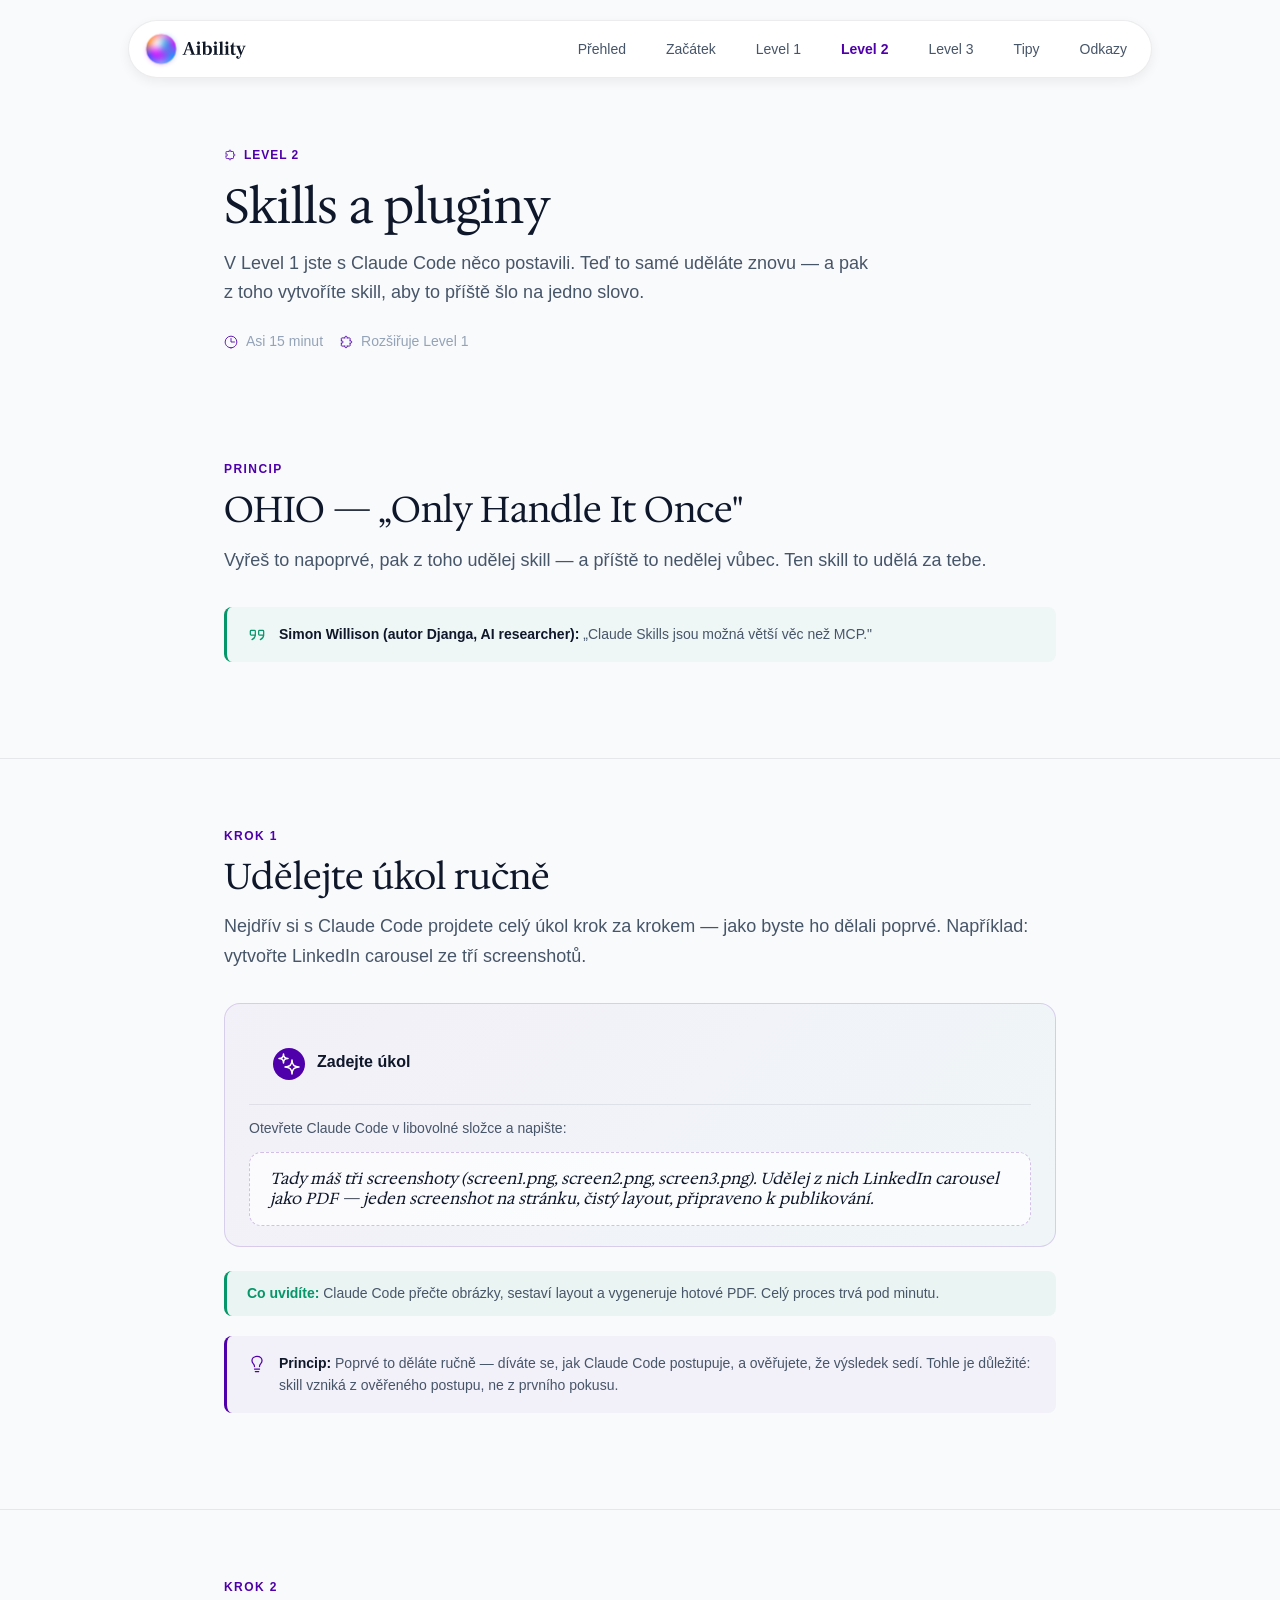
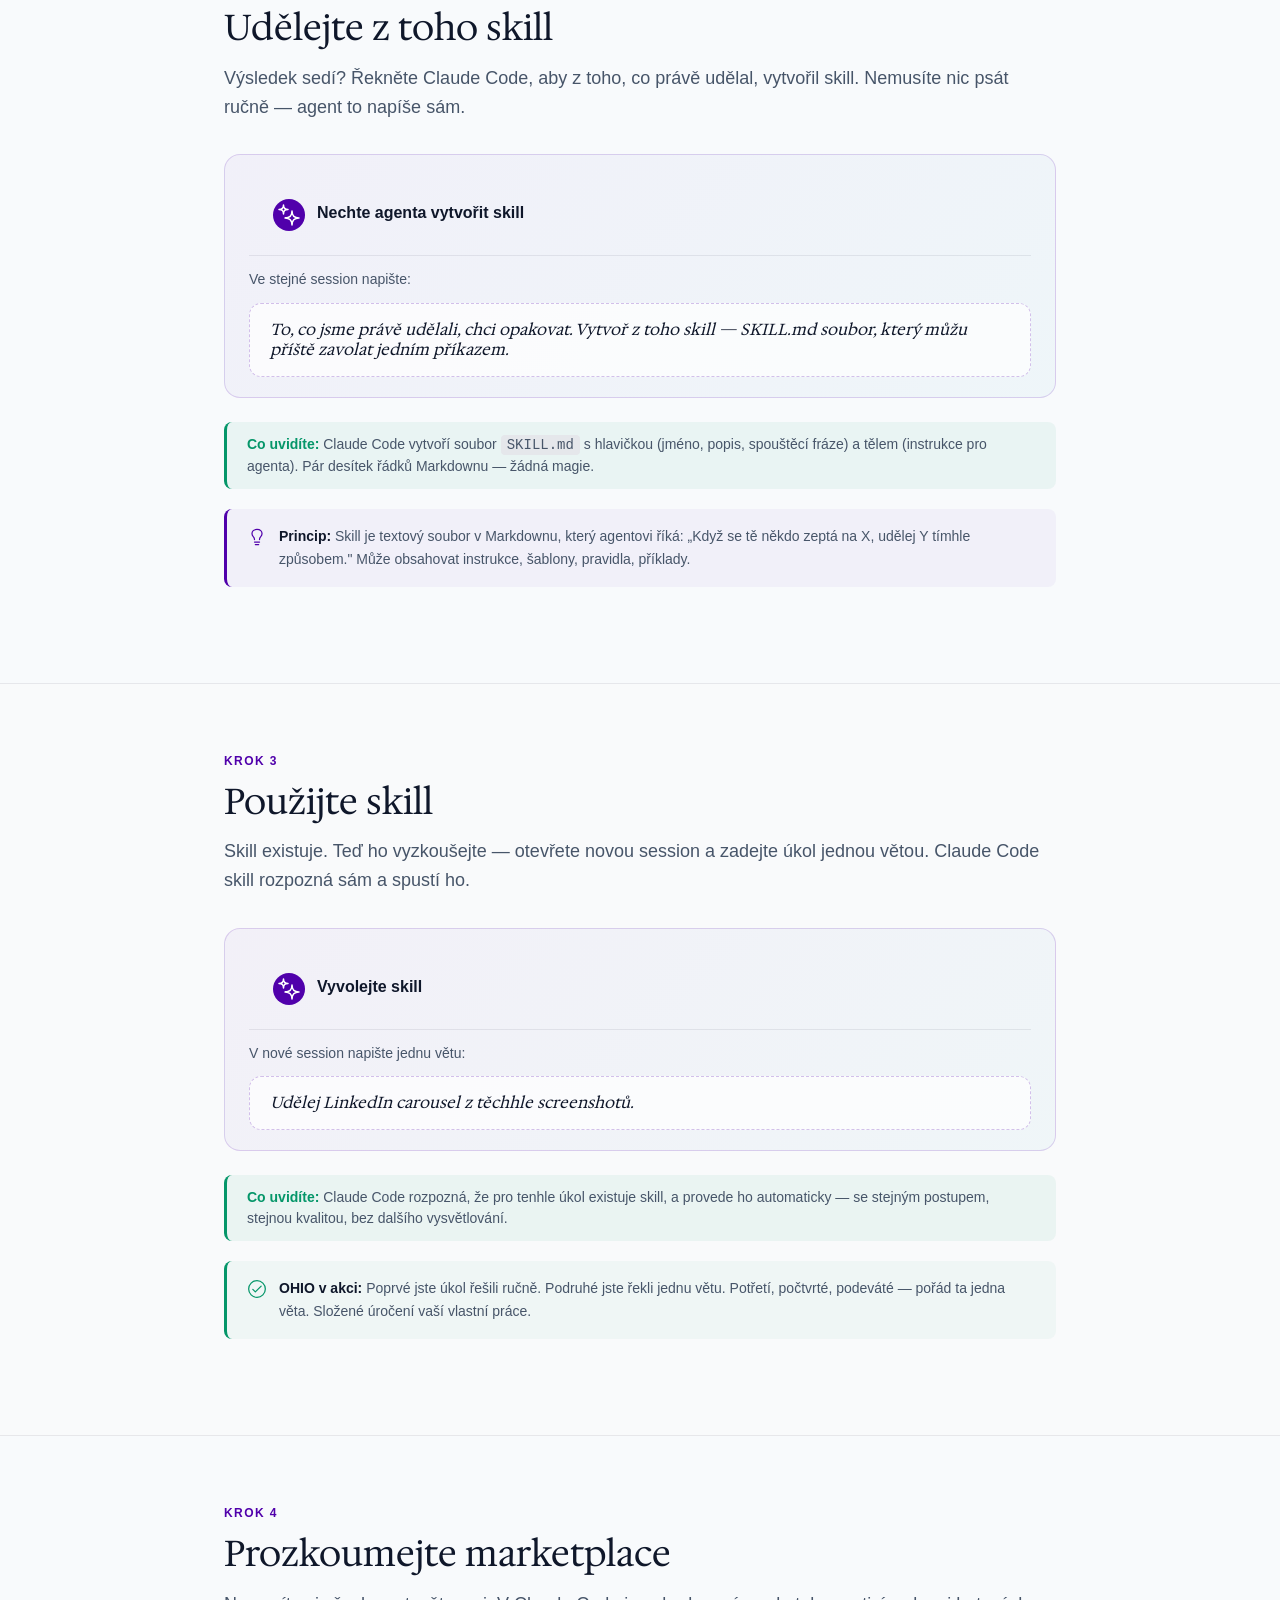
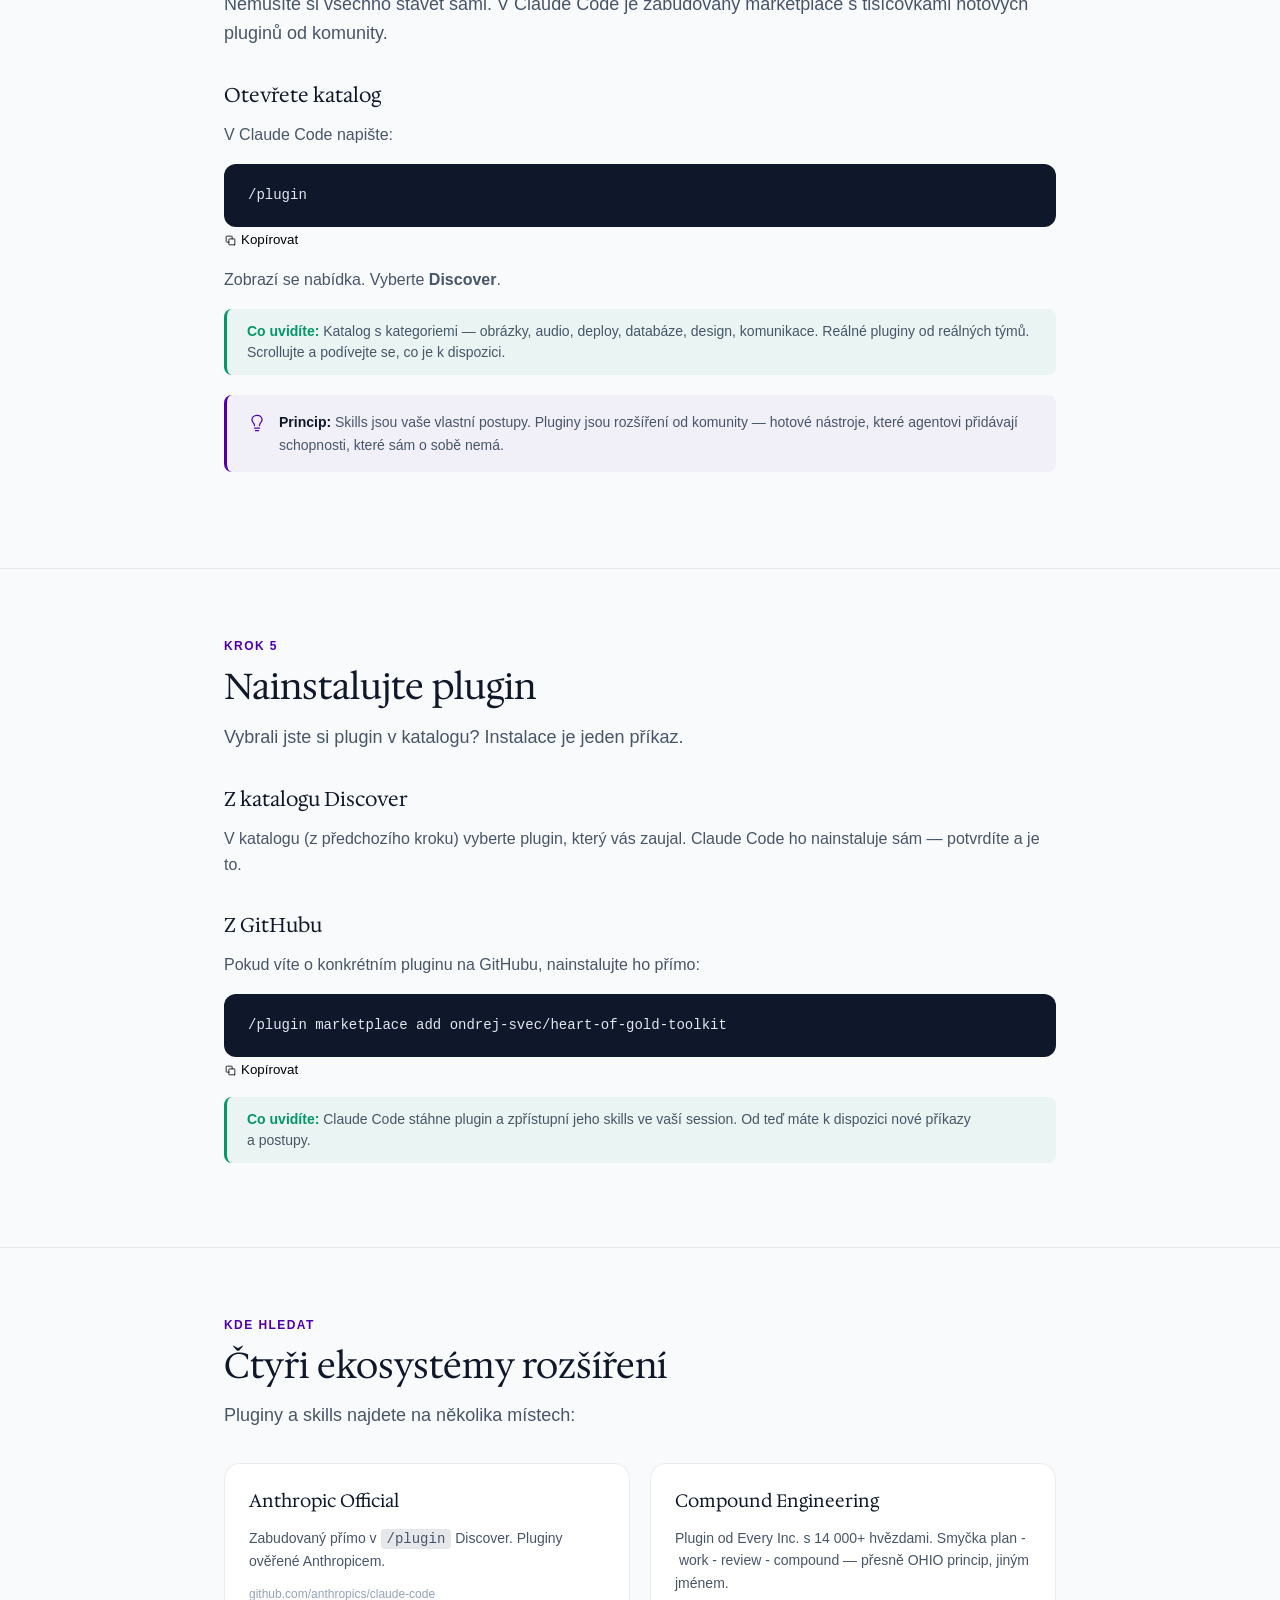
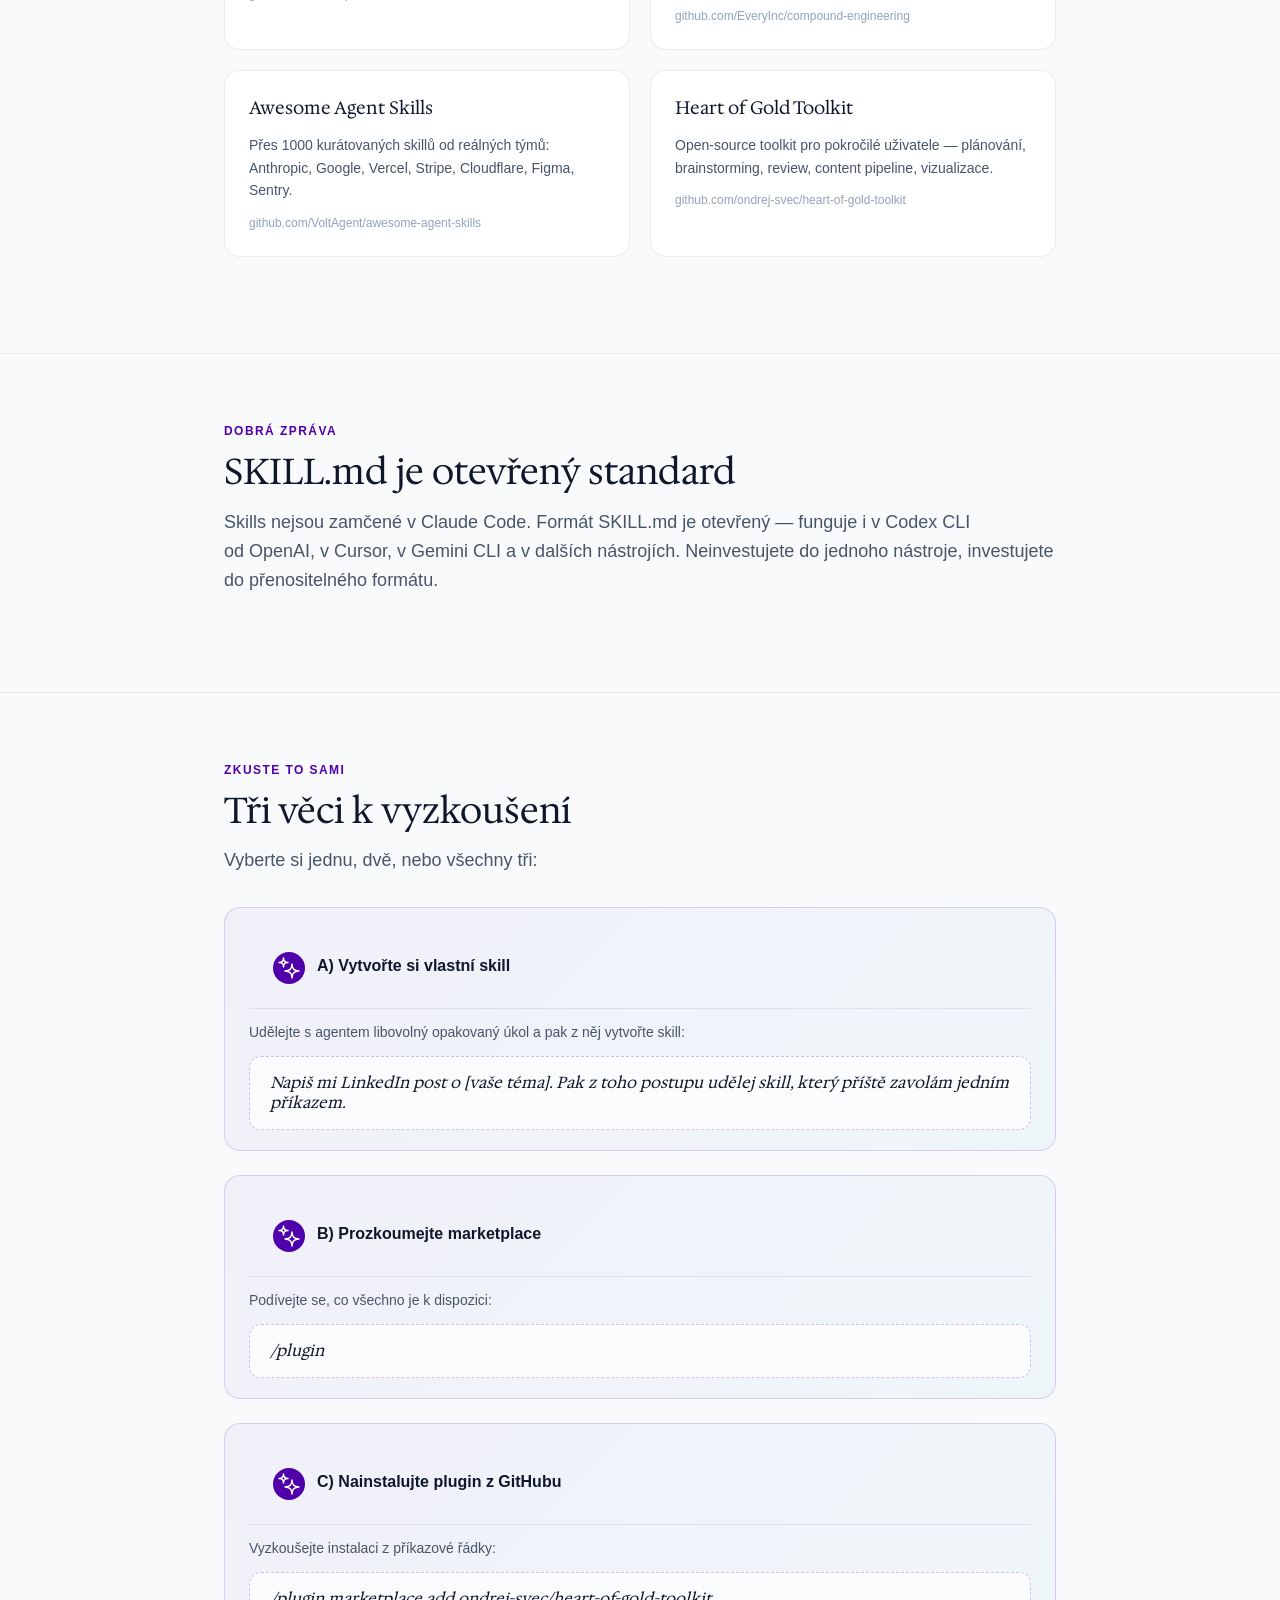
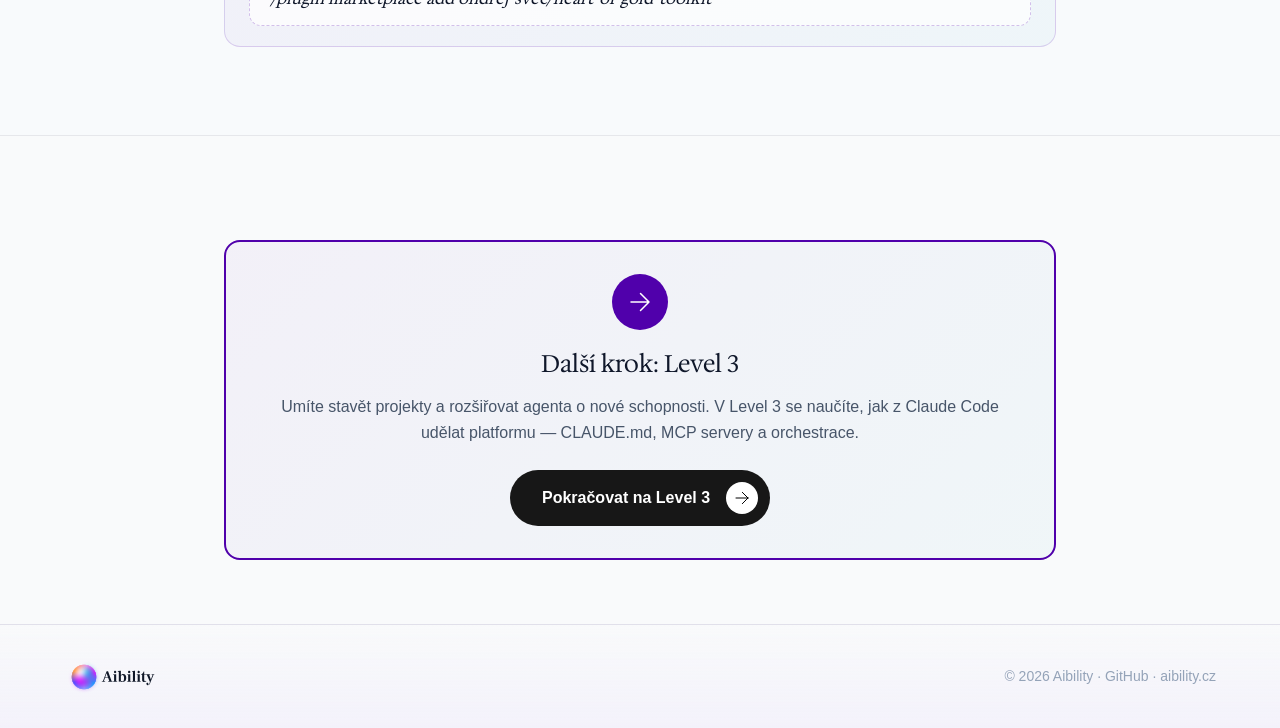
<file: site/level-2/index.html>
<!DOCTYPE html>
<html lang="cs">
<head>
    <meta charset="UTF-8">
    <meta name="viewport" content="width=device-width, initial-scale=1.0">

    <title>Level 2: Skills a pluginy — Naučte se Claude Code | Aibility</title>
    <meta name="description" content="Opakovanou práci vyřešte jednou a uložte jako skill. Objevte marketplace s tisícovkami rozšíření pro Claude Code.">

    <link rel="preload" href="../assets/css/styles.css" as="style">
    <link rel="preload" href="../assets/css/iconoir.css" as="style">
    <link rel="preconnect" href="https://fonts.googleapis.com">
    <link rel="preconnect" href="https://fonts.gstatic.com" crossorigin>

    <link rel="icon" type="image/png" href="../favicon.png" sizes="32x32">
    <link rel="apple-touch-icon" href="../apple-touch-icon.png">
    <meta name="theme-color" content="#0B1221">

    <meta property="og:type" content="website">
    <meta property="og:title" content="Level 2: Skills a pluginy — Naučte se Claude Code">
    <meta property="og:description" content="Opakovanou práci vyřešte jednou. Objevte marketplace s tisícovkami rozšíření.">
    <meta property="og:site_name" content="Aibility">
    <meta property="og:locale" content="cs_CZ">

    <link href="https://fonts.googleapis.com/css2?family=Google+Sans+Flex:wght@400;500;600;700;800&family=Hedvig+Letters+Serif:opsz@12..24&display=swap" rel="stylesheet" media="print" onload="this.media='all'">
    <noscript>
        <link href="https://fonts.googleapis.com/css2?family=Google+Sans+Flex:wght@400;500;600;700;800&family=Hedvig+Letters+Serif:opsz@12..24&display=swap" rel="stylesheet">
    </noscript>

    <link rel="stylesheet" href="../assets/css/styles.css">
    <link rel="stylesheet" href="../assets/css/iconoir.css">

    <style>
        /* Shared subpage styles */

        /* Header offset */
        body { padding-top: 80px; }

        .page-hero { padding: var(--space-16) 0 var(--space-10); background: var(--color-bg-primary); }
        .page-hero__container { max-width: 880px; margin: 0 auto; padding: 0 var(--space-6); }
        .page-hero__eyebrow { display: inline-flex; align-items: center; gap: var(--space-2); color: var(--color-accent-primary); font-size: var(--text-xs); font-weight: var(--font-semibold); letter-spacing: 0.08em; text-transform: uppercase; margin-bottom: var(--space-4); }
        .page-hero__title { font-family: var(--font-family-headings); font-size: clamp(2rem, 4vw, 3rem); line-height: var(--leading-tight); color: var(--color-text-primary); margin: 0 0 var(--space-4); font-weight: var(--font-normal); }
        .page-hero__lead { font-size: var(--text-lg); line-height: var(--leading-relaxed); color: var(--color-text-secondary); margin: 0 0 var(--space-6); max-width: 680px; }
        .page-hero__meta { display: flex; flex-wrap: wrap; gap: var(--space-4); color: var(--color-text-tertiary); font-size: var(--text-sm); }
        .page-hero__meta-item { display: inline-flex; align-items: center; gap: var(--space-2); }
        .page-hero__meta-item i { color: var(--color-accent-primary); }

        .content-section { padding: var(--space-16) 0; border-bottom: 1px solid var(--color-border); }
        .content-section:nth-child(even) { background: var(--color-bg-secondary); }
        .content-section__container { max-width: 880px; margin: 0 auto; padding: 0 var(--space-6); }
        .content-section__eyebrow { display: inline-block; color: var(--color-accent-primary); font-size: var(--text-xs); font-weight: var(--font-semibold); letter-spacing: 0.12em; text-transform: uppercase; margin-bottom: var(--space-3); }
        .content-section__title { font-family: var(--font-family-headings); font-size: clamp(1.5rem, 3vw, 2.25rem); line-height: var(--leading-tight); color: var(--color-text-primary); margin: 0 0 var(--space-4); font-weight: var(--font-normal); }
        .content-section__lead { font-size: var(--text-lg); line-height: var(--leading-relaxed); color: var(--color-text-secondary); margin: 0 0 var(--space-8); }
        .sub-heading { font-family: var(--font-family-headings); font-size: var(--text-xl); color: var(--color-text-primary); margin: var(--space-8) 0 var(--space-3); font-weight: var(--font-normal); }

        .callout { display: flex; gap: var(--space-3); align-items: flex-start; padding: var(--space-4) var(--space-5); background: rgba(80, 0, 171, 0.04); border-left: 3px solid var(--color-accent-primary); border-radius: var(--radius-md); margin-bottom: var(--space-8); }
        .callout--success { background: rgba(5, 150, 105, 0.04); border-left-color: var(--color-success); }
        .callout i { color: var(--color-accent-primary); font-size: var(--text-xl); flex-shrink: 0; margin-top: 2px; }
        .callout--success i { color: var(--color-success); }
        .callout p { margin: 0; color: var(--color-text-secondary); font-size: var(--text-sm); line-height: var(--leading-relaxed); }
        .callout strong { color: var(--color-text-primary); }

        .prompt-card { margin: var(--space-6) 0; padding: var(--space-5) var(--space-6); background: linear-gradient(135deg, rgba(80, 0, 171, 0.04) 0%, rgba(8, 145, 178, 0.04) 100%); border: 1px solid rgba(80, 0, 171, 0.16); border-radius: var(--radius-xl); }
        .prompt-card__header { display: flex; align-items: center; gap: var(--space-3); margin-bottom: var(--space-3); }
        .prompt-card__icon { display: inline-flex; align-items: center; justify-content: center; width: 32px; height: 32px; background: var(--color-accent-primary); color: white; border-radius: var(--radius-full); font-size: var(--text-lg); flex-shrink: 0; }
        .prompt-card__title { font-weight: var(--font-semibold); color: var(--color-text-primary); font-size: var(--text-base); }
        .prompt-card__desc { color: var(--color-text-secondary); font-size: var(--text-sm); line-height: var(--leading-relaxed); margin: 0 0 var(--space-3); }
        .prompt-card__text { margin: 0; padding: var(--space-4) var(--space-5); background: rgba(255, 255, 255, 0.7); border: 1px dashed rgba(80, 0, 171, 0.24); border-radius: var(--radius-lg); font-family: var(--font-family-headings); font-size: var(--text-base); line-height: var(--leading-snug); color: var(--color-text-primary); font-style: italic; }

        .code-block { position: relative; margin: var(--space-4) 0; }
        .code-block pre { margin: 0; padding: var(--space-5) var(--space-6); padding-right: calc(var(--space-6) + 110px); background: #0f172a; color: #e2e8f0; border-radius: var(--radius-lg); font-family: "SF Mono", Menlo, Consolas, "Liberation Mono", monospace; font-size: var(--text-sm); line-height: var(--leading-relaxed); overflow-x: auto; }
        .code-block pre code { background: transparent; color: inherit; font-family: inherit; font-size: inherit; padding: 0; }

        .expected { margin: var(--space-2) 0 var(--space-5); padding: var(--space-3) var(--space-5); background: rgba(5, 150, 105, 0.06); border-left: 3px solid var(--color-success); border-radius: var(--radius-md); font-size: var(--text-sm); color: var(--color-text-secondary); }
        .expected strong { color: var(--color-success); }

        .learn-box { margin: var(--space-6) 0; padding: var(--space-6); background: var(--color-bg-card); border: 1px solid var(--color-border); border-radius: var(--radius-xl); }
        .learn-box__title { font-family: var(--font-family-headings); font-size: var(--text-lg); color: var(--color-text-primary); margin: 0 0 var(--space-4); font-weight: var(--font-normal); }
        .learn-box__list { list-style: none; margin: 0; padding: 0; display: flex; flex-direction: column; gap: var(--space-3); }
        .learn-box__list li { display: flex; align-items: flex-start; gap: var(--space-3); color: var(--color-text-secondary); font-size: var(--text-sm); line-height: var(--leading-relaxed); }
        .learn-box__list li i { color: var(--color-accent-primary); font-size: var(--text-base); flex-shrink: 0; margin-top: 2px; }

        /* Ecosystem cards */
        .capability-grid { display: grid; grid-template-columns: repeat(2, 1fr); gap: var(--space-3); margin-bottom: var(--space-8); }
        @media (max-width: 480px) { .capability-grid { grid-template-columns: 1fr; } }
        .eco-grid { display: grid; grid-template-columns: repeat(2, 1fr); gap: var(--space-5); margin: var(--space-8) 0; }
        @media (max-width: 768px) { .eco-grid { grid-template-columns: 1fr; } }
        .eco-card { padding: var(--space-6); background: var(--color-bg-card); border: 1px solid var(--color-border); border-radius: var(--radius-xl); display: flex; flex-direction: column; gap: var(--space-3); text-decoration: none; color: inherit; transition: all var(--transition-base); }
        .eco-card:hover { border-color: var(--color-border-light); box-shadow: var(--shadow-md); transform: translateY(-2px); }
        .eco-card__title { font-family: var(--font-family-headings); font-size: var(--text-lg); color: var(--color-text-primary); margin: 0; font-weight: var(--font-normal); }
        .eco-card__desc { color: var(--color-text-secondary); font-size: var(--text-sm); line-height: var(--leading-relaxed); margin: 0; }
        .eco-card__meta { font-size: var(--text-xs); color: var(--color-text-tertiary); }

        .next-step { margin-top: var(--space-10); padding: var(--space-8); background: linear-gradient(135deg, rgba(80, 0, 171, 0.04) 0%, rgba(8, 145, 178, 0.04) 100%); border: 2px solid var(--color-accent-primary); border-radius: var(--radius-xl); text-align: center; }
        .next-step__icon { display: inline-flex; align-items: center; justify-content: center; width: 56px; height: 56px; background: var(--color-accent-primary); color: white; border-radius: var(--radius-full); font-size: var(--text-2xl); margin-bottom: var(--space-4); }
        .next-step__title { font-family: var(--font-family-headings); font-size: var(--text-2xl); color: var(--color-text-primary); margin: 0 0 var(--space-3); font-weight: var(--font-normal); }
        .next-step__desc { font-size: var(--text-base); color: var(--color-text-secondary); margin: 0 0 var(--space-6); line-height: var(--leading-relaxed); }
    </style>
</head>
<body>
    <a href="#main-content" class="skip-link">Přeskočit na obsah</a>

    <header class="header" id="header">
        <div class="header__container container">
            <div class="header__left">
                <a href="../" class="header__logo" aria-label="Aibility">
                    <img src="../assets/img/aibility-logo.svg" alt="Aibility" class="header__logo-img" width="120" height="40" fetchpriority="high">
                </a>
            </div>
            <nav class="header__nav" aria-label="Hlavní navigace">
                <ul class="header__nav-list">
                    <li><a href="../" class="header__nav-item">Přehled</a></li>
                    <li><a href="../zacatek/" class="header__nav-item">Začátek</a></li>
                    <li><a href="../level-1/" class="header__nav-item">Level 1</a></li>
                    <li><a href="./" class="header__nav-item" style="color: var(--color-accent-primary); font-weight: var(--font-semibold);">Level 2</a></li>
                    <li><a href="../level-3/" class="header__nav-item">Level 3</a></li>
                    <li><a href="../tipy/" class="header__nav-item">Tipy</a></li>
                    <li><a href="../odkazy/" class="header__nav-item">Odkazy</a></li>
                </ul>
            </nav>
        </div>
    </header>

    <main id="main-content" tabindex="-1">
        <section class="page-hero">
            <div class="page-hero__container">
                <span class="page-hero__eyebrow"><i class="iconoir-puzzle"></i> Level 2</span>
                <h1 class="page-hero__title">Skills a&nbsp;pluginy</h1>
                <p class="page-hero__lead">
                    V&nbsp;Level&nbsp;1 jste s&nbsp;Claude&nbsp;Code něco postavili. Teď to samé uděláte znovu&nbsp;— a&nbsp;pak z&nbsp;toho vytvoříte skill, aby to příště šlo na&nbsp;jedno slovo.
                </p>
                <div class="page-hero__meta">
                    <span class="page-hero__meta-item"><i class="iconoir-clock"></i> Asi 15 minut</span>
                    <span class="page-hero__meta-item"><i class="iconoir-puzzle"></i> Rozšiřuje Level 1</span>
                </div>
            </div>
        </section>

        <!-- OHIO principle -->
        <section class="content-section">
            <div class="content-section__container">
                <span class="content-section__eyebrow">Princip</span>
                <h2 class="content-section__title">OHIO&nbsp;— „Only Handle It Once"</h2>
                <p class="content-section__lead">
                    Vyřeš to napoprvé, pak z&nbsp;toho udělej skill&nbsp;— a&nbsp;příště to nedělej vůbec. Ten skill to udělá za&nbsp;tebe.
                </p>

                <div class="callout callout--success">
                    <i class="iconoir-quote"></i>
                    <p><strong>Simon Willison (autor Djanga, AI researcher):</strong> „Claude Skills jsou možná větší věc než MCP."</p>
                </div>
            </div>
        </section>

        <!-- Step 1: Do it manually -->
        <section class="content-section">
            <div class="content-section__container">
                <span class="content-section__eyebrow">Krok 1</span>
                <h2 class="content-section__title">Udělejte úkol ručně</h2>
                <p class="content-section__lead">
                    Nejdřív si s&nbsp;Claude&nbsp;Code projdete celý úkol krok za&nbsp;krokem&nbsp;— jako byste ho dělali poprvé. Například: vytvořte LinkedIn carousel ze&nbsp;tří screenshotů.
                </p>

                <div class="prompt-card">
                    <div class="prompt-card__header">
                        <div class="prompt-card__icon"><i class="iconoir-sparks"></i></div>
                        <span class="prompt-card__title">Zadejte úkol</span>
                    </div>
                    <p class="prompt-card__desc">Otevřete Claude Code v&nbsp;libovolné složce a&nbsp;napište:</p>
                    <p class="prompt-card__text">Tady máš tři screenshoty (screen1.png, screen2.png, screen3.png). Udělej z&nbsp;nich LinkedIn carousel jako PDF&nbsp;— jeden screenshot na stránku, čistý layout, připraveno k&nbsp;publikování.</p>
                </div>

                <div class="expected"><strong>Co uvidíte:</strong> Claude Code přečte obrázky, sestaví layout a&nbsp;vygeneruje hotové PDF. Celý proces trvá pod minutu.</div>

                <div class="callout">
                    <i class="iconoir-light-bulb"></i>
                    <p><strong>Princip:</strong> Poprvé to děláte ručně&nbsp;— díváte se, jak Claude Code postupuje, a&nbsp;ověřujete, že výsledek sedí. Tohle je důležité: skill vzniká z&nbsp;ověřeného postupu, ne z&nbsp;prvního pokusu.</p>
                </div>
            </div>
        </section>

        <!-- Step 2: Turn it into a skill -->
        <section class="content-section">
            <div class="content-section__container">
                <span class="content-section__eyebrow">Krok 2</span>
                <h2 class="content-section__title">Udělejte z&nbsp;toho skill</h2>
                <p class="content-section__lead">
                    Výsledek sedí? Řekněte Claude&nbsp;Code, aby z&nbsp;toho, co právě udělal, vytvořil skill. Nemusíte nic psát ručně&nbsp;— agent to napíše sám.
                </p>

                <div class="prompt-card">
                    <div class="prompt-card__header">
                        <div class="prompt-card__icon"><i class="iconoir-sparks"></i></div>
                        <span class="prompt-card__title">Nechte agenta vytvořit skill</span>
                    </div>
                    <p class="prompt-card__desc">Ve&nbsp;stejné session napište:</p>
                    <p class="prompt-card__text">To, co jsme právě udělali, chci opakovat. Vytvoř z&nbsp;toho skill&nbsp;— SKILL.md soubor, který můžu příště zavolat jedním příkazem.</p>
                </div>

                <div class="expected"><strong>Co uvidíte:</strong> Claude Code vytvoří soubor <code style="background: var(--code-bg); padding: 2px 6px; border-radius: 4px;">SKILL.md</code> s&nbsp;hlavičkou (jméno, popis, spouštěcí fráze) a&nbsp;tělem (instrukce pro agenta). Pár desítek řádků Markdownu&nbsp;— žádná magie.</div>

                <div class="callout">
                    <i class="iconoir-light-bulb"></i>
                    <p><strong>Princip:</strong> Skill je textový soubor v&nbsp;Markdownu, který agentovi říká: „Když se tě někdo zeptá na&nbsp;X, udělej Y tímhle způsobem." Může obsahovat instrukce, šablony, pravidla, příklady.</p>
                </div>
            </div>
        </section>

        <!-- Step 3: Use the skill -->
        <section class="content-section">
            <div class="content-section__container">
                <span class="content-section__eyebrow">Krok 3</span>
                <h2 class="content-section__title">Použijte skill</h2>
                <p class="content-section__lead">
                    Skill existuje. Teď ho vyzkoušejte&nbsp;— otevřete novou session a&nbsp;zadejte úkol jednou větou. Claude&nbsp;Code skill rozpozná sám a&nbsp;spustí ho.
                </p>

                <div class="prompt-card">
                    <div class="prompt-card__header">
                        <div class="prompt-card__icon"><i class="iconoir-sparks"></i></div>
                        <span class="prompt-card__title">Vyvolejte skill</span>
                    </div>
                    <p class="prompt-card__desc">V&nbsp;nové session napište jednu větu:</p>
                    <p class="prompt-card__text">Udělej LinkedIn carousel z&nbsp;těchhle screenshotů.</p>
                </div>

                <div class="expected"><strong>Co uvidíte:</strong> Claude Code rozpozná, že pro tenhle úkol existuje skill, a&nbsp;provede ho automaticky&nbsp;— se stejným postupem, stejnou kvalitou, bez dalšího vysvětlování.</div>

                <div class="callout callout--success">
                    <i class="iconoir-check-circle"></i>
                    <p><strong>OHIO v akci:</strong> Poprvé jste úkol řešili ručně. Podruhé jste řekli jednu větu. Potřetí, počtvrté, podeváté&nbsp;— pořád ta jedna věta. Složené úročení vaší vlastní práce.</p>
                </div>
            </div>
        </section>

        <!-- Step 4: Explore the marketplace -->
        <section class="content-section">
            <div class="content-section__container">
                <span class="content-section__eyebrow">Krok 4</span>
                <h2 class="content-section__title">Prozkoumejte marketplace</h2>
                <p class="content-section__lead">
                    Nemusíte si všechno stavět sami. V&nbsp;Claude&nbsp;Code je zabudovaný marketplace s&nbsp;tisícovkami hotových pluginů od&nbsp;komunity.
                </p>

                <h3 class="sub-heading">Otevřete katalog</h3>
                <p style="color: var(--color-text-secondary); line-height: var(--leading-relaxed); margin-bottom: var(--space-4);">
                    V&nbsp;Claude Code napište:
                </p>

                <div class="code-block">
                    <pre><code>/plugin</code></pre>
                </div>

                <p style="color: var(--color-text-secondary); line-height: var(--leading-relaxed); margin-bottom: var(--space-4);">
                    Zobrazí se nabídka. Vyberte <strong>Discover</strong>.
                </p>

                <div class="expected"><strong>Co uvidíte:</strong> Katalog s&nbsp;kategoriemi&nbsp;— obrázky, audio, deploy, databáze, design, komunikace. Reálné pluginy od reálných týmů. Scrollujte a&nbsp;podívejte se, co je k&nbsp;dispozici.</div>

                <div class="callout">
                    <i class="iconoir-light-bulb"></i>
                    <p><strong>Princip:</strong> Skills jsou vaše vlastní postupy. Pluginy jsou rozšíření od&nbsp;komunity&nbsp;— hotové nástroje, které agentovi přidávají schopnosti, které sám o&nbsp;sobě nemá.</p>
                </div>
            </div>
        </section>

        <!-- Step 5: Install a plugin -->
        <section class="content-section">
            <div class="content-section__container">
                <span class="content-section__eyebrow">Krok 5</span>
                <h2 class="content-section__title">Nainstalujte plugin</h2>
                <p class="content-section__lead">
                    Vybrali jste si plugin v&nbsp;katalogu? Instalace je jeden příkaz.
                </p>

                <h3 class="sub-heading">Z katalogu Discover</h3>
                <p style="color: var(--color-text-secondary); line-height: var(--leading-relaxed); margin-bottom: var(--space-4);">
                    V&nbsp;katalogu (z&nbsp;předchozího kroku) vyberte plugin, který vás zaujal. Claude Code ho nainstaluje sám&nbsp;— potvrdíte a&nbsp;je to.
                </p>

                <h3 class="sub-heading">Z GitHubu</h3>
                <p style="color: var(--color-text-secondary); line-height: var(--leading-relaxed); margin-bottom: var(--space-4);">
                    Pokud víte o&nbsp;konkrétním pluginu na GitHubu, nainstalujte ho přímo:
                </p>

                <div class="code-block">
                    <pre><code>/plugin marketplace add ondrej-svec/heart-of-gold-toolkit</code></pre>
                </div>

                <div class="expected"><strong>Co uvidíte:</strong> Claude Code stáhne plugin a&nbsp;zpřístupní jeho skills ve&nbsp;vaší session. Od&nbsp;teď máte k&nbsp;dispozici nové příkazy a&nbsp;postupy.</div>
            </div>
        </section>

        <!-- Ecosystems -->
        <section class="content-section">
            <div class="content-section__container">
                <span class="content-section__eyebrow">Kde hledat</span>
                <h2 class="content-section__title">Čtyři ekosystémy rozšíření</h2>
                <p class="content-section__lead">
                    Pluginy a&nbsp;skills najdete na&nbsp;několika místech:
                </p>

                <div class="eco-grid">
                    <a href="https://github.com/anthropics/claude-code/tree/main/plugins" target="_blank" rel="noopener" class="eco-card">
                        <h3 class="eco-card__title">Anthropic Official</h3>
                        <p class="eco-card__desc">Zabudovaný přímo v&nbsp;<code style="background: var(--code-bg); padding: 2px 6px; border-radius: 4px;">/plugin</code> Discover. Pluginy ověřené Anthropicem.</p>
                        <span class="eco-card__meta">github.com/anthropics/claude-code</span>
                    </a>

                    <a href="https://github.com/EveryInc/compound-engineering-plugin" target="_blank" rel="noopener" class="eco-card">
                        <h3 class="eco-card__title">Compound Engineering</h3>
                        <p class="eco-card__desc">Plugin od Every Inc. s&nbsp;14 000+ hvězdami. Smyčka plan&nbsp;-&nbsp;work&nbsp;-&nbsp;review&nbsp;-&nbsp;compound&nbsp;— přesně OHIO princip, jiným jménem.</p>
                        <span class="eco-card__meta">github.com/EveryInc/compound-engineering</span>
                    </a>

                    <a href="https://github.com/VoltAgent/awesome-agent-skills" target="_blank" rel="noopener" class="eco-card">
                        <h3 class="eco-card__title">Awesome Agent Skills</h3>
                        <p class="eco-card__desc">Přes 1000 kurátovaných skillů od reálných týmů: Anthropic, Google, Vercel, Stripe, Cloudflare, Figma, Sentry.</p>
                        <span class="eco-card__meta">github.com/VoltAgent/awesome-agent-skills</span>
                    </a>

                    <a href="https://github.com/ondrej-svec/heart-of-gold-toolkit" target="_blank" rel="noopener" class="eco-card">
                        <h3 class="eco-card__title">Heart of Gold Toolkit</h3>
                        <p class="eco-card__desc">Open-source toolkit pro pokročilé uživatele&nbsp;— plánování, brainstorming, review, content pipeline, vizualizace.</p>
                        <span class="eco-card__meta">github.com/ondrej-svec/heart-of-gold-toolkit</span>
                    </a>
                </div>
            </div>
        </section>

        <!-- SKILL.md is an open standard -->
        <section class="content-section">
            <div class="content-section__container">
                <span class="content-section__eyebrow">Dobrá zpráva</span>
                <h2 class="content-section__title">SKILL.md je otevřený standard</h2>
                <p class="content-section__lead">
                    Skills nejsou zamčené v&nbsp;Claude&nbsp;Code. Formát SKILL.md je otevřený&nbsp;— funguje i&nbsp;v&nbsp;Codex CLI od&nbsp;OpenAI, v&nbsp;Cursor, v&nbsp;Gemini CLI a&nbsp;v&nbsp;dalších nástrojích. Neinvestujete do jednoho nástroje, investujete do přenositelného formátu.
                </p>
            </div>
        </section>

        <!-- Try it yourself -->
        <section class="content-section">
            <div class="content-section__container">
                <span class="content-section__eyebrow">Zkuste to sami</span>
                <h2 class="content-section__title">Tři věci k&nbsp;vyzkoušení</h2>
                <p class="content-section__lead">
                    Vyberte si jednu, dvě, nebo všechny tři:
                </p>

                <div class="prompt-card" style="margin-bottom: var(--space-6);">
                    <div class="prompt-card__header">
                        <div class="prompt-card__icon"><i class="iconoir-sparks"></i></div>
                        <span class="prompt-card__title">A) Vytvořte si vlastní skill</span>
                    </div>
                    <p class="prompt-card__desc">Udělejte s&nbsp;agentem libovolný opakovaný úkol a&nbsp;pak z&nbsp;něj vytvořte skill:</p>
                    <p class="prompt-card__text">Napiš mi LinkedIn post o&nbsp;[vaše téma]. Pak z&nbsp;toho postupu udělej skill, který příště zavolám jedním příkazem.</p>
                </div>

                <div class="prompt-card" style="margin-bottom: var(--space-6);">
                    <div class="prompt-card__header">
                        <div class="prompt-card__icon"><i class="iconoir-sparks"></i></div>
                        <span class="prompt-card__title">B) Prozkoumejte marketplace</span>
                    </div>
                    <p class="prompt-card__desc">Podívejte se, co všechno je k&nbsp;dispozici:</p>
                    <p class="prompt-card__text">/plugin</p>
                </div>

                <div class="prompt-card">
                    <div class="prompt-card__header">
                        <div class="prompt-card__icon"><i class="iconoir-sparks"></i></div>
                        <span class="prompt-card__title">C) Nainstalujte plugin z GitHubu</span>
                    </div>
                    <p class="prompt-card__desc">Vyzkoušejte instalaci z&nbsp;příkazové řádky:</p>
                    <p class="prompt-card__text">/plugin marketplace add ondrej-svec/heart-of-gold-toolkit</p>
                </div>
            </div>
        </section>

        <!-- Next step -->
        <section class="content-section" style="border-bottom: none;">
            <div class="content-section__container">
                <div class="next-step">
                    <div class="next-step__icon"><i class="iconoir-arrow-right"></i></div>
                    <h3 class="next-step__title">Další krok: Level&nbsp;3</h3>
                    <p class="next-step__desc">
                        Umíte stavět projekty a&nbsp;rozšiřovat agenta o&nbsp;nové schopnosti. V&nbsp;Level&nbsp;3 se naučíte, jak z&nbsp;Claude&nbsp;Code udělat platformu&nbsp;— CLAUDE.md, MCP servery a&nbsp;orchestrace.
                    </p>
                    <a href="../level-3/" class="btn btn--primary btn--lg">
                        Pokračovat na Level 3
                        <i class="iconoir-arrow-right btn__icon"></i>
                    </a>
                </div>
            </div>
        </section>
    </main>

    <footer class="footer" id="footer">
        <div class="container footer__container">
            <div class="footer__logo">
                <img src="../assets/img/aibility-logo.svg" alt="Aibility" class="footer__logo-img" loading="lazy" width="120" height="40">
            </div>
            <p class="footer__copyright">© 2026 Aibility · <a href="https://github.com/aibilitycz/claude-code-90-webinar" target="_blank" rel="noopener" style="color: inherit;">GitHub</a> · <a href="https://aibility.cz" target="_blank" rel="noopener" style="color: inherit;">aibility.cz</a></p>
        </div>
    </footer>

    <script src="../assets/js/prework.js" defer></script>
</body>
</html>
</file>
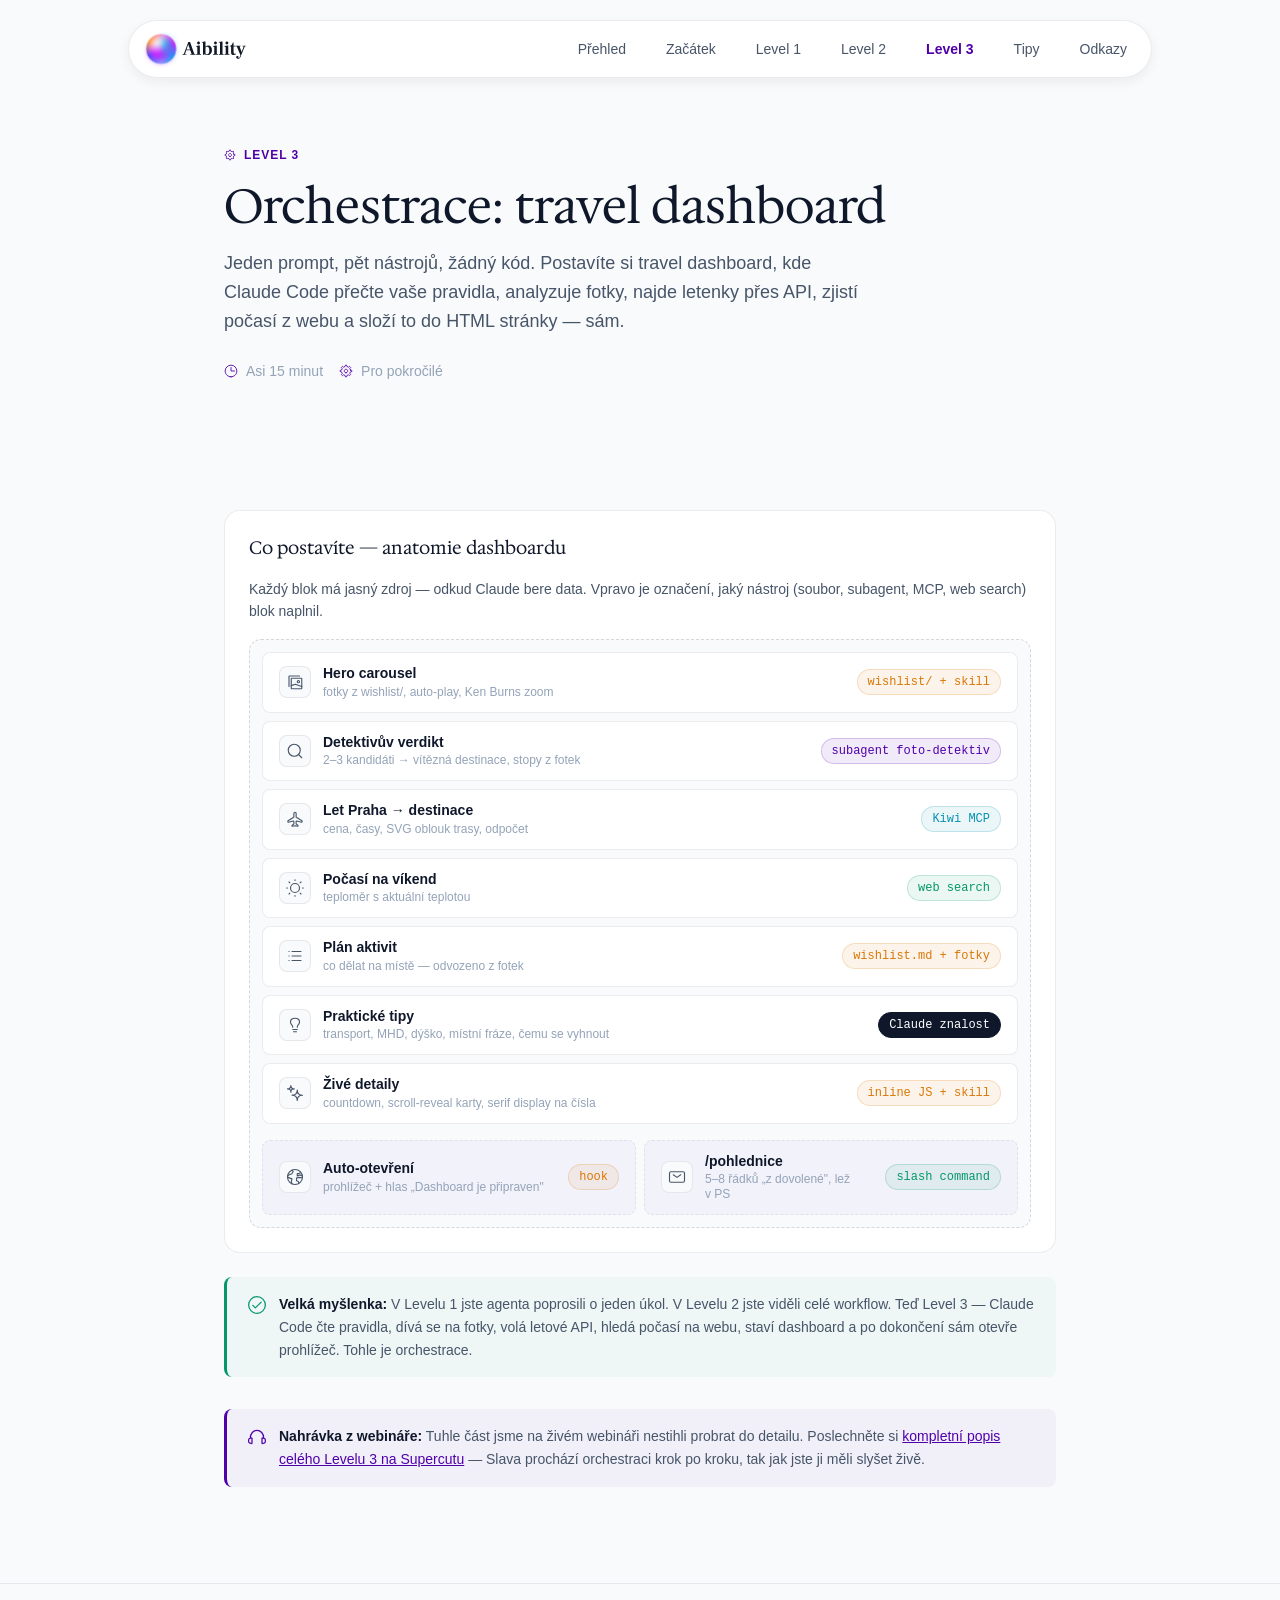
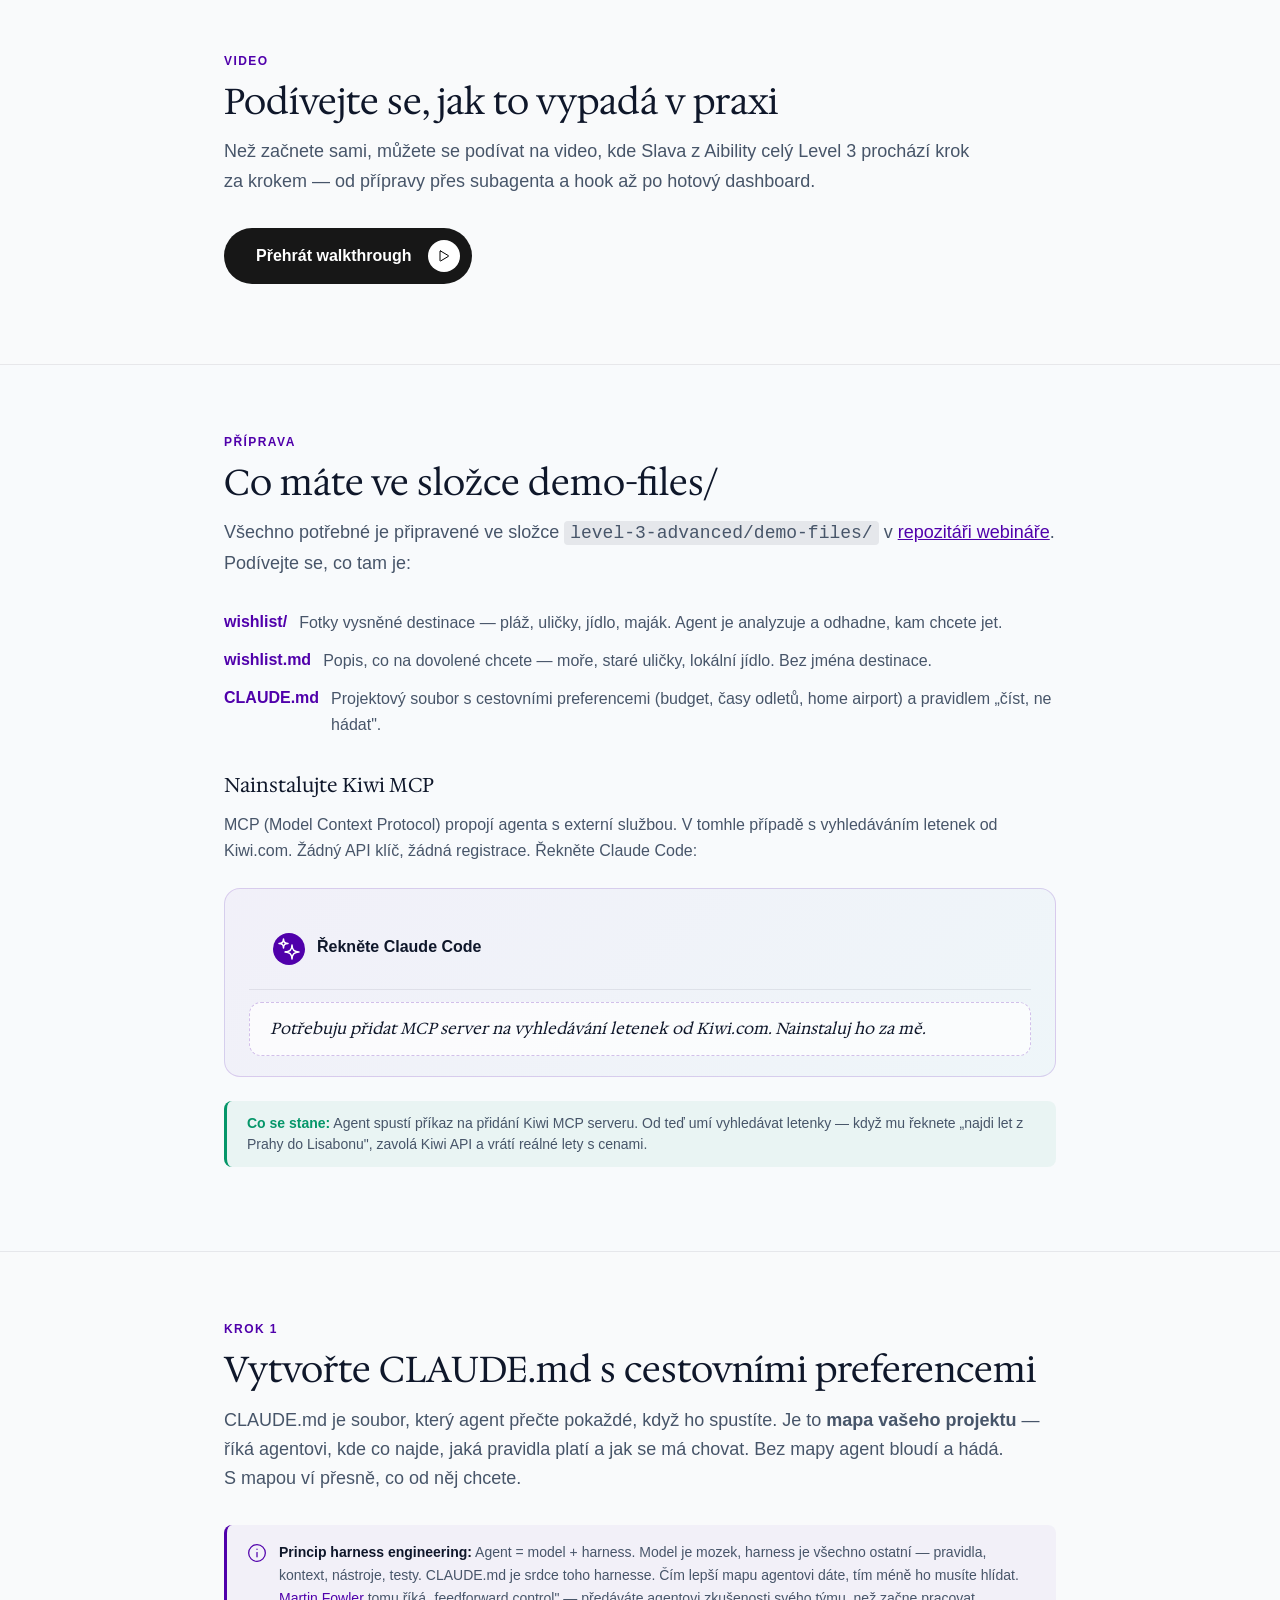
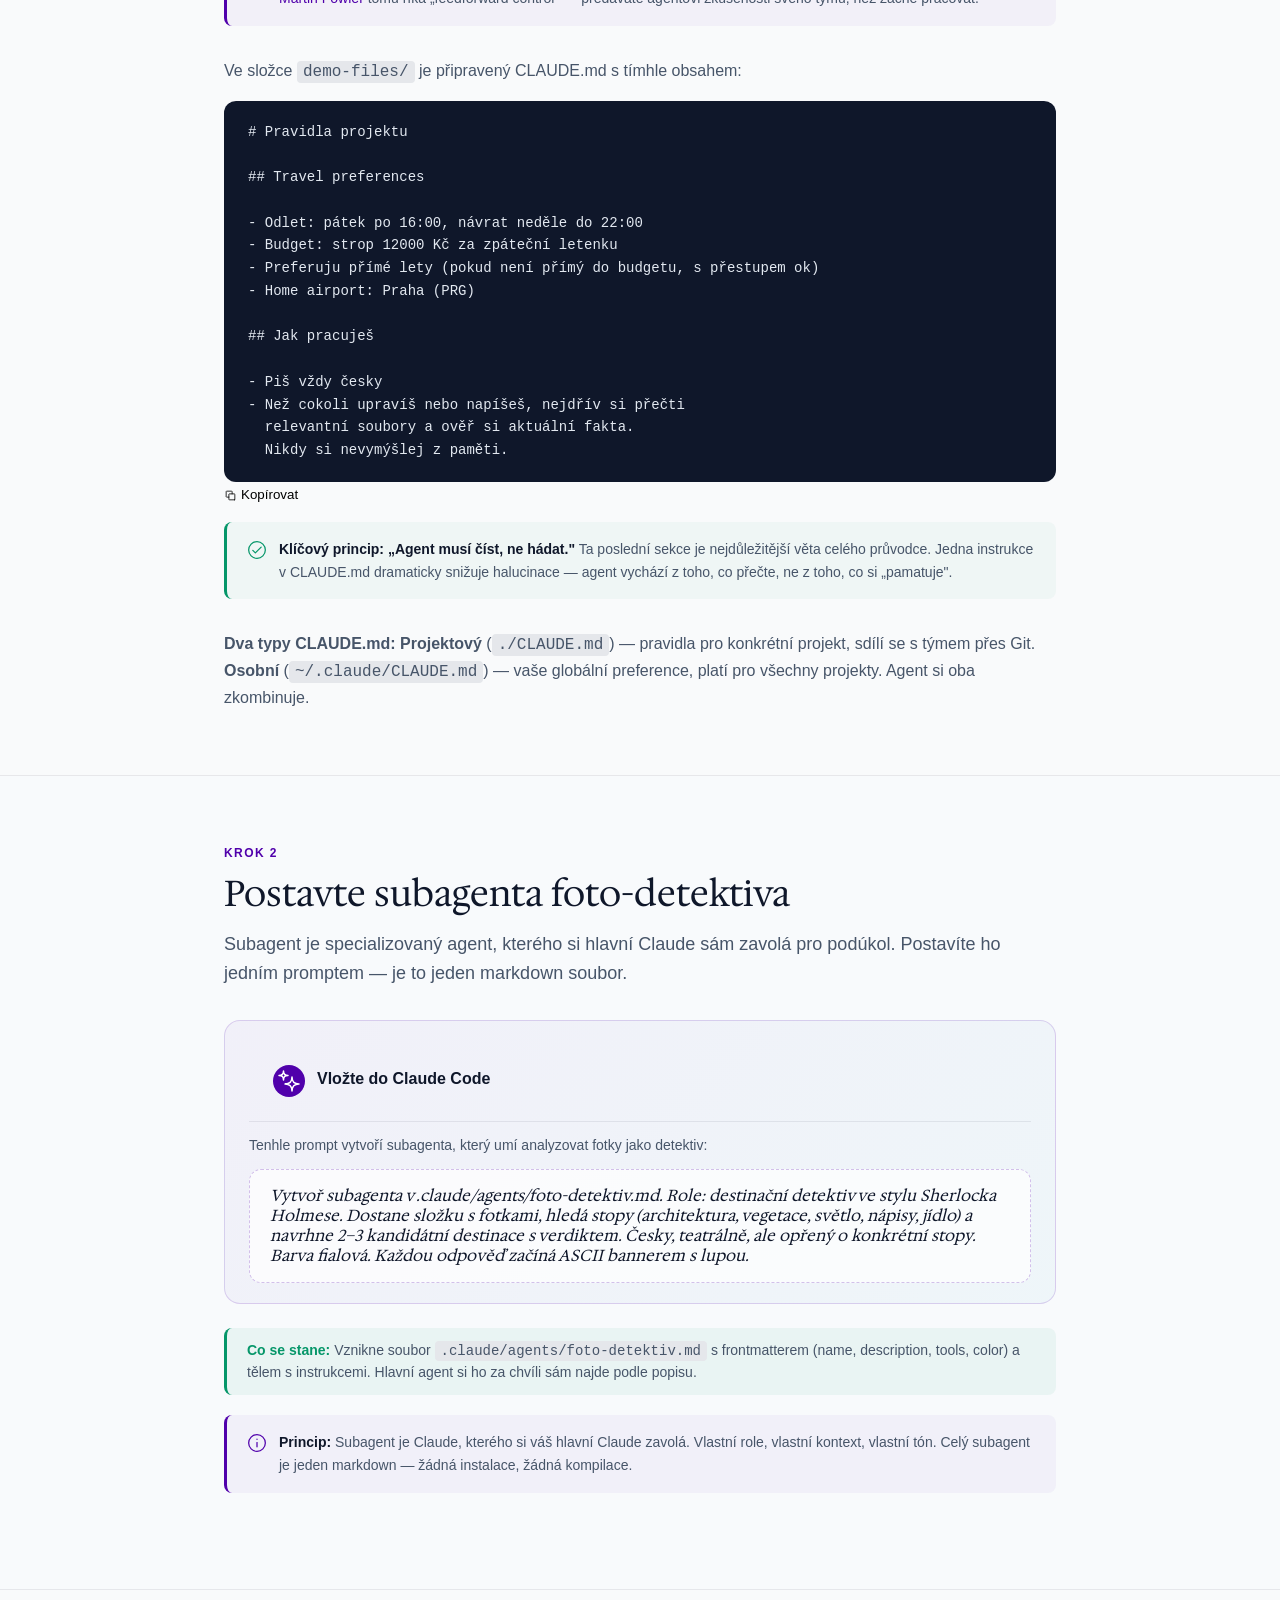
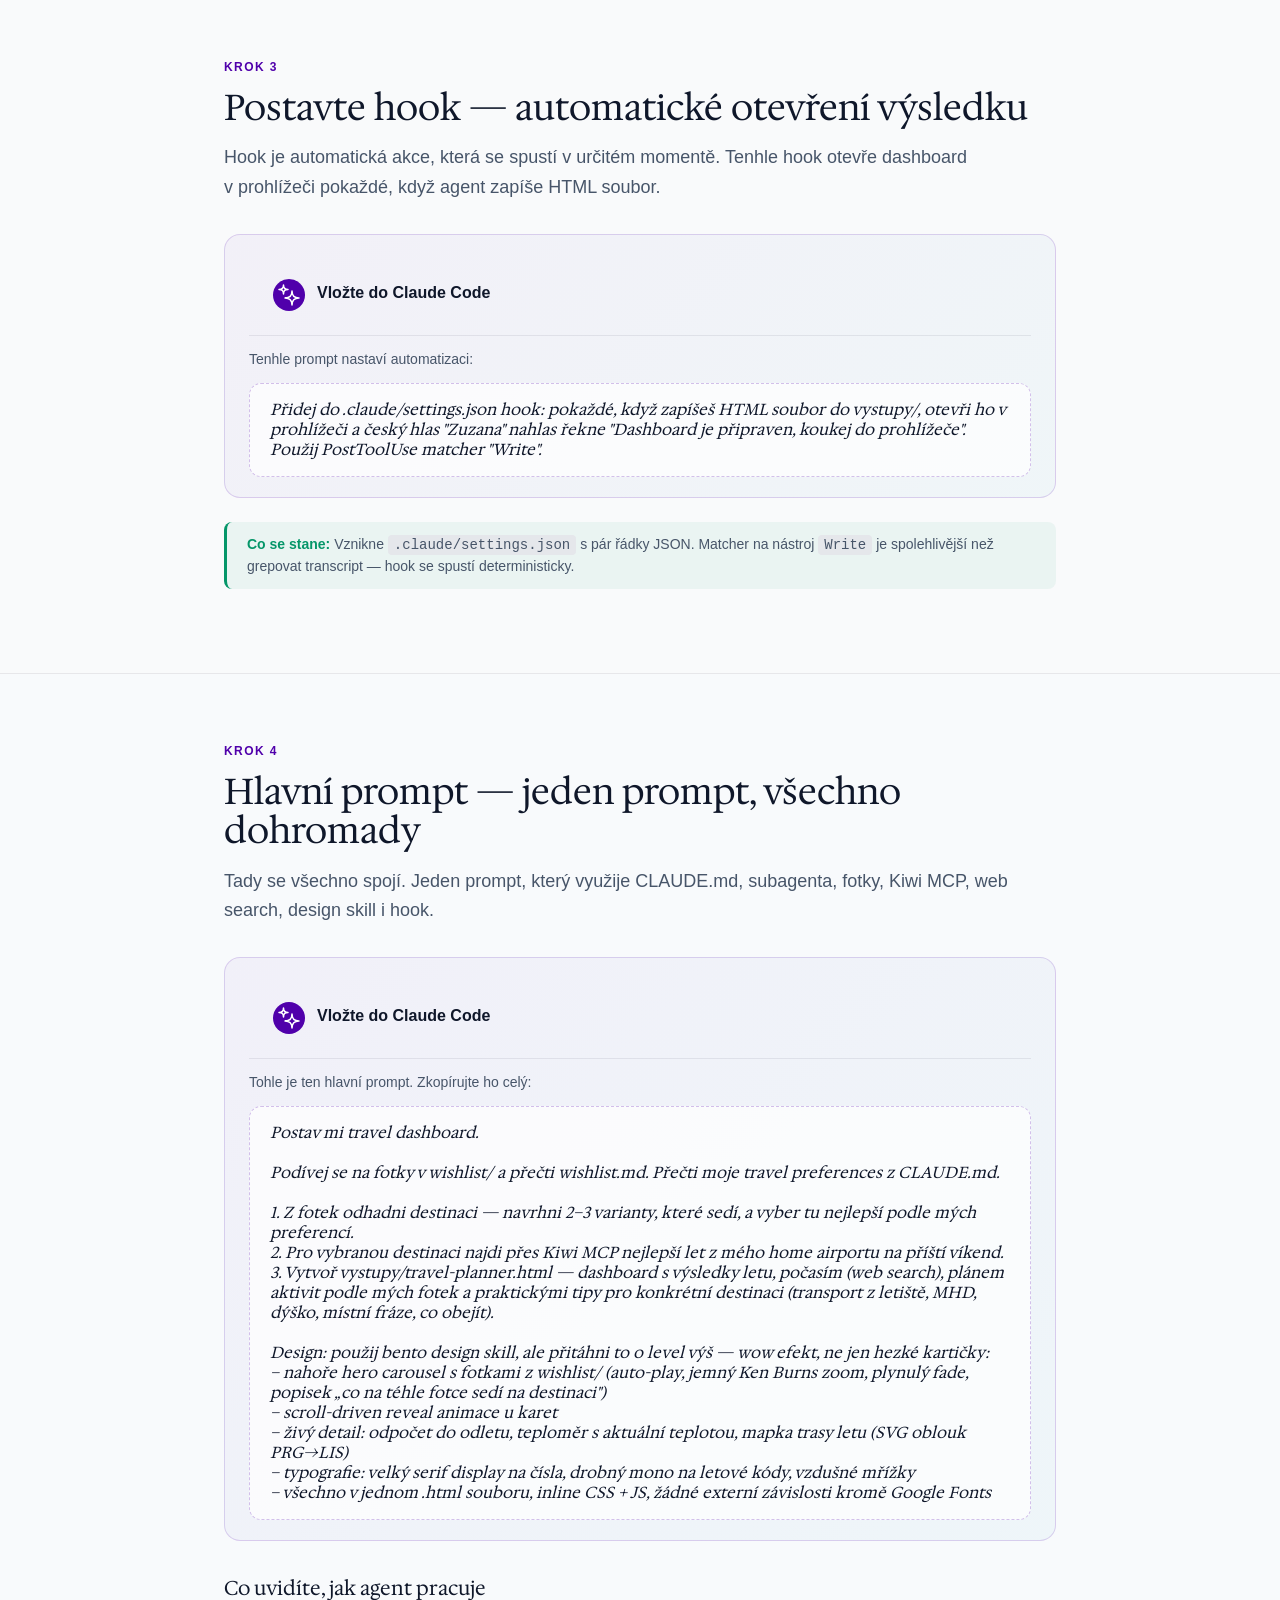
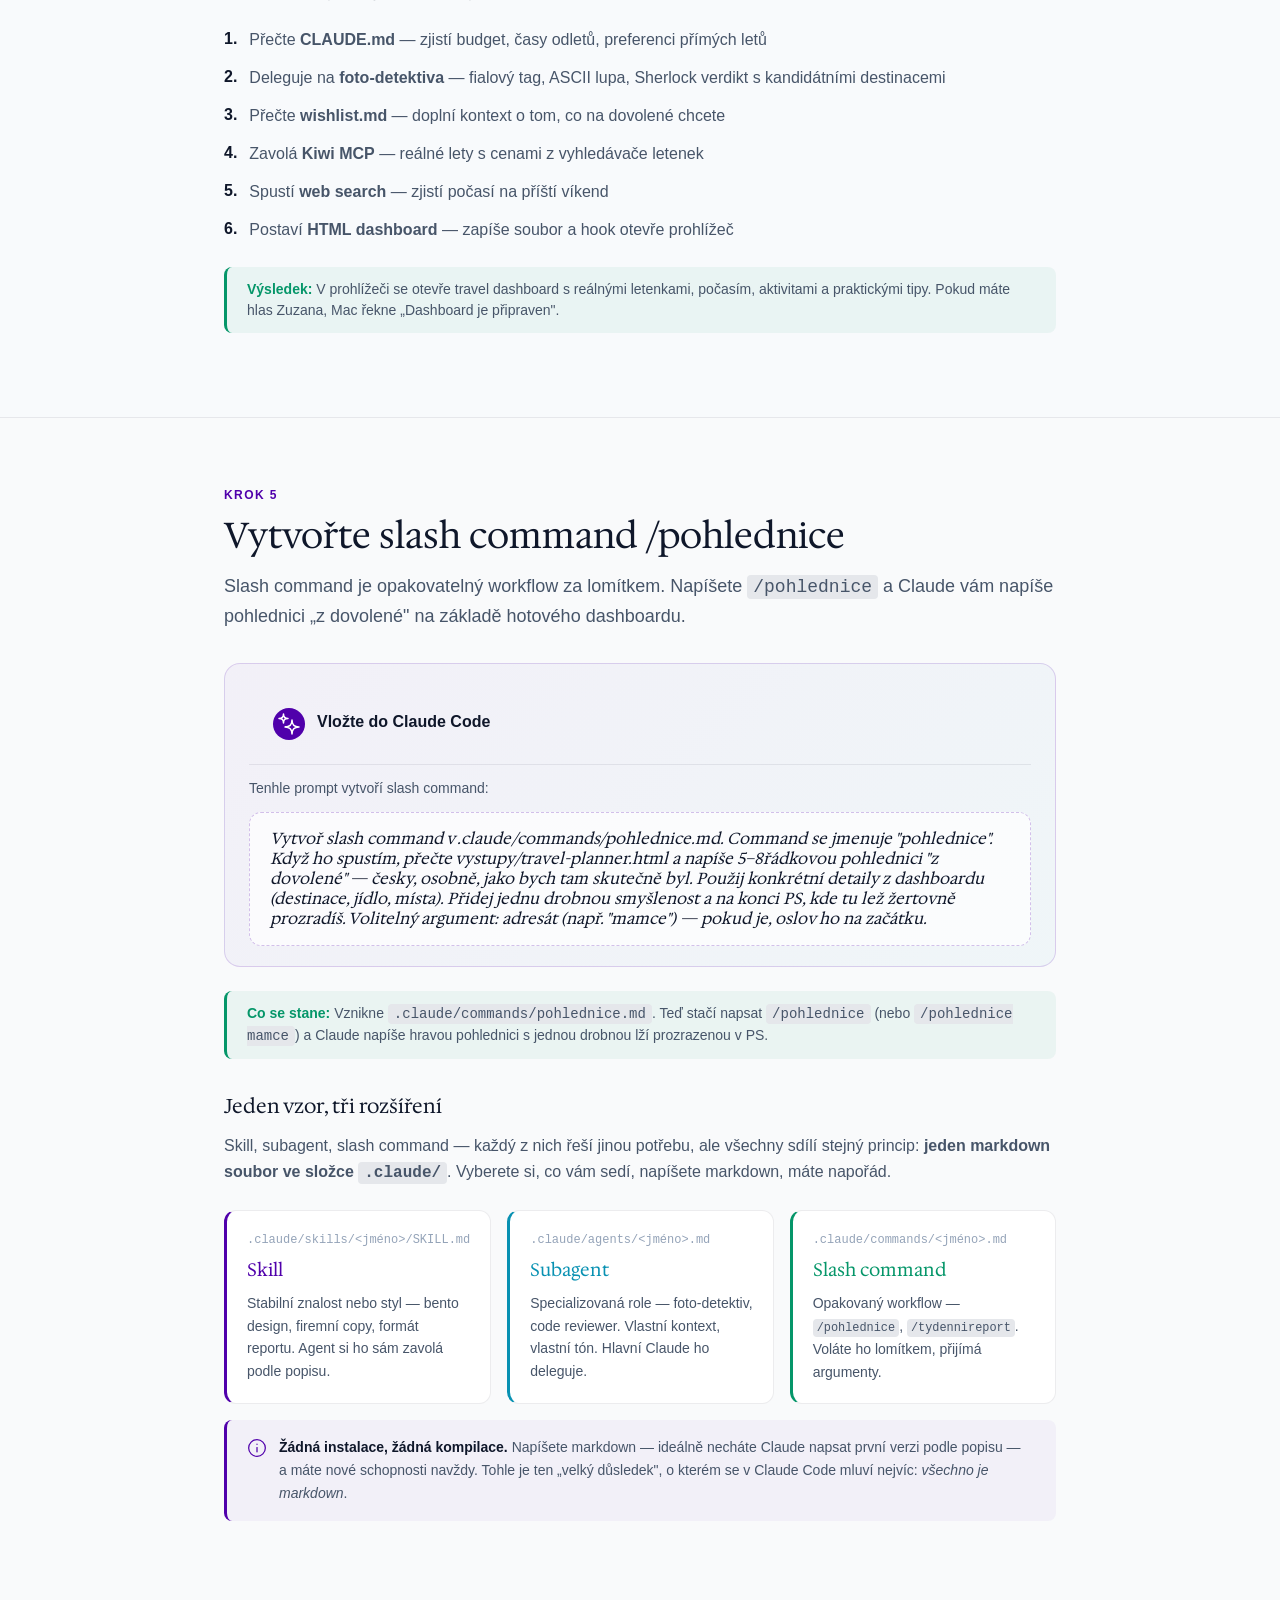
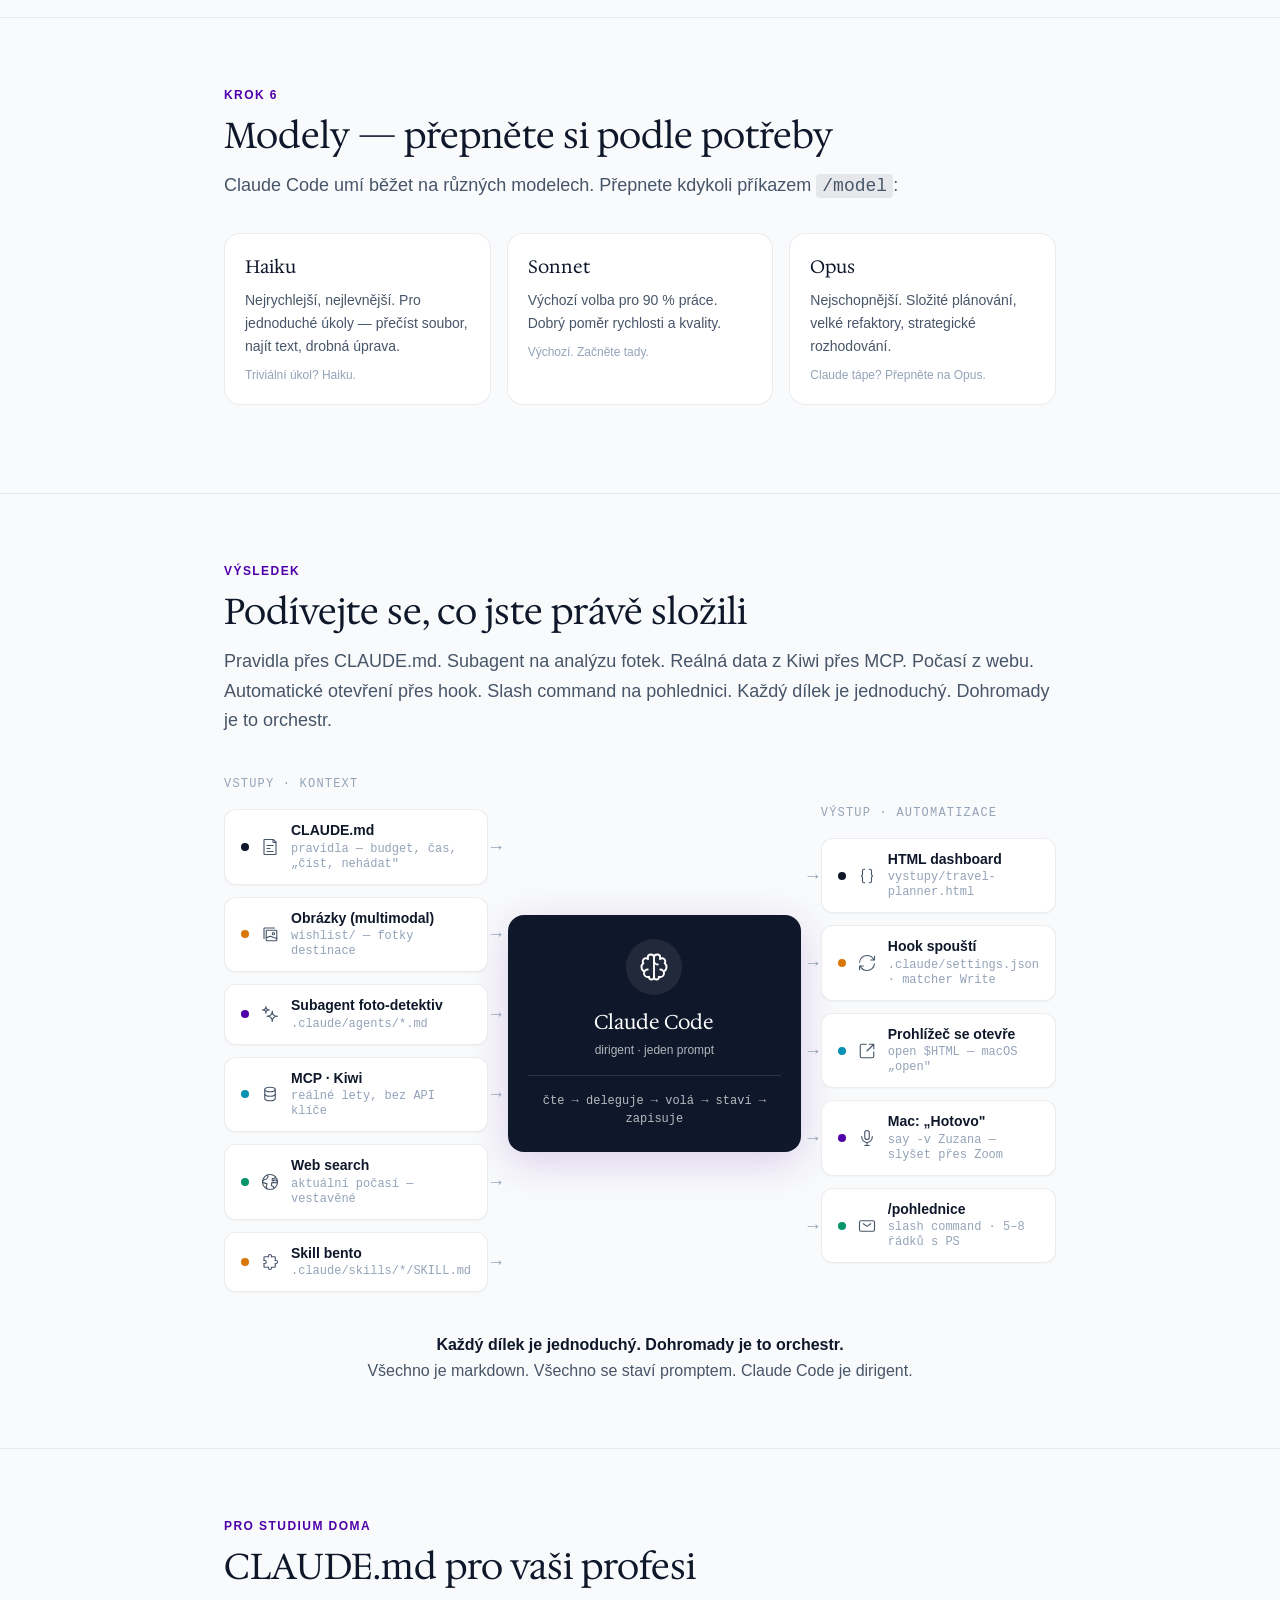
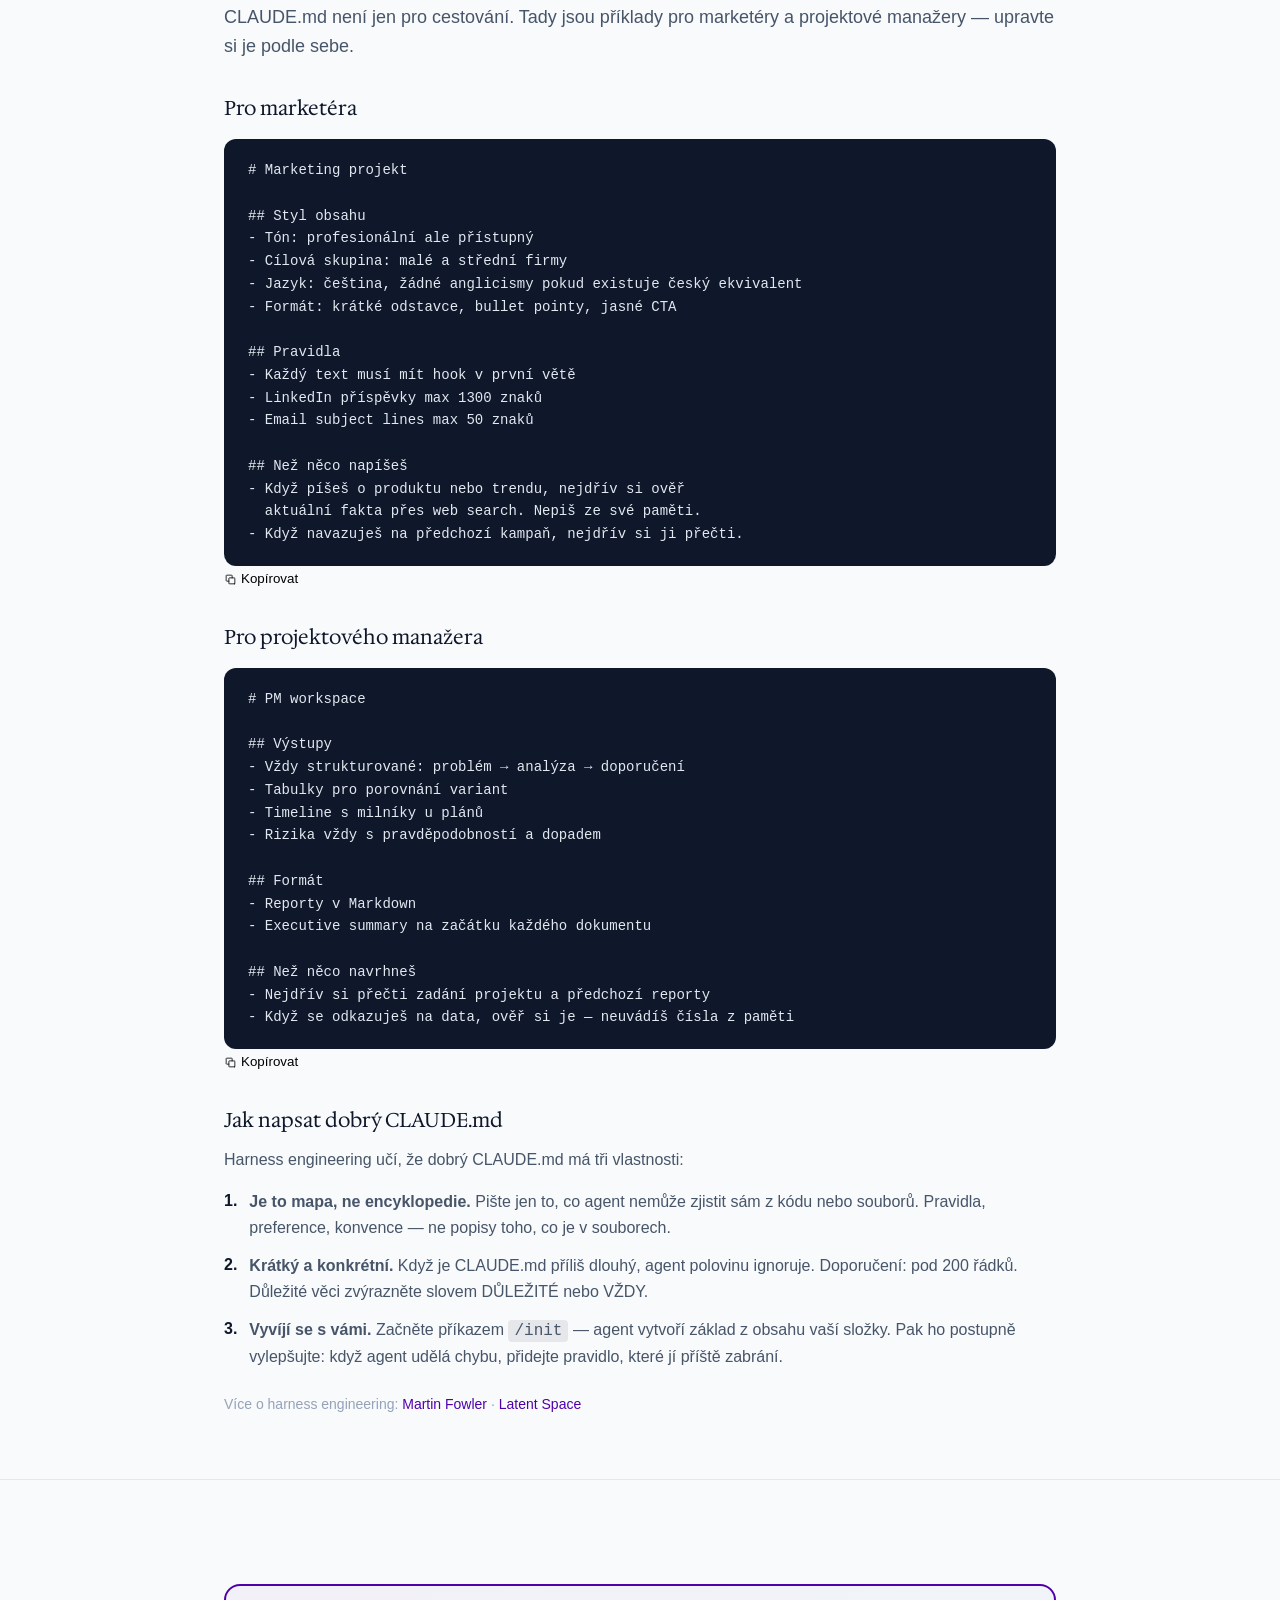
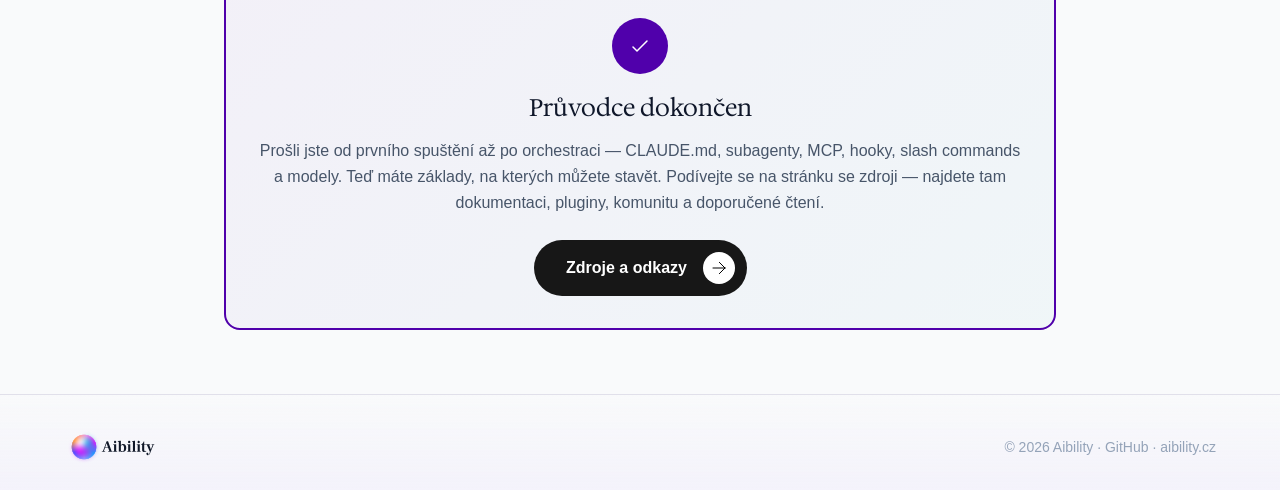
<file: site/level-3/index.html>
<!DOCTYPE html>
<html lang="cs">
<head>
    <meta charset="UTF-8">
    <meta name="viewport" content="width=device-width, initial-scale=1.0">

    <title>Level 3: Orchestrace — Naučte se Claude Code | Aibility</title>
    <meta name="description" content="Postavte si travel dashboard jedním promptem. CLAUDE.md, subagent, MCP, hook, slash command — všechno dohromady.">

    <link rel="preload" href="../assets/css/styles.css" as="style">
    <link rel="preload" href="../assets/css/iconoir.css" as="style">
    <link rel="preconnect" href="https://fonts.googleapis.com">
    <link rel="preconnect" href="https://fonts.gstatic.com" crossorigin>

    <link rel="icon" type="image/png" href="../favicon.png" sizes="32x32">
    <link rel="apple-touch-icon" href="../apple-touch-icon.png">
    <meta name="theme-color" content="#0B1221">

    <meta property="og:type" content="website">
    <meta property="og:title" content="Level 3: Orchestrace — Naučte se Claude Code">
    <meta property="og:description" content="Postavte si travel dashboard jedním promptem. CLAUDE.md, subagent, MCP, hook, slash command.">
    <meta property="og:site_name" content="Aibility">
    <meta property="og:locale" content="cs_CZ">

    <link href="https://fonts.googleapis.com/css2?family=Google+Sans+Flex:wght@400;500;600;700;800&family=Hedvig+Letters+Serif:opsz@12..24&display=swap" rel="stylesheet" media="print" onload="this.media='all'">
    <noscript>
        <link href="https://fonts.googleapis.com/css2?family=Google+Sans+Flex:wght@400;500;600;700;800&family=Hedvig+Letters+Serif:opsz@12..24&display=swap" rel="stylesheet">
    </noscript>

    <link rel="stylesheet" href="../assets/css/styles.css">
    <link rel="stylesheet" href="../assets/css/iconoir.css">

    <style>
        /* Shared subpage styles — compact */

        /* Header offset */
        body { padding-top: 80px; }

        .page-hero { padding: var(--space-16) 0 var(--space-10); background: var(--color-bg-primary); }
        .page-hero__container { max-width: 880px; margin: 0 auto; padding: 0 var(--space-6); }
        .page-hero__eyebrow { display: inline-flex; align-items: center; gap: var(--space-2); color: var(--color-accent-primary); font-size: var(--text-xs); font-weight: var(--font-semibold); letter-spacing: 0.08em; text-transform: uppercase; margin-bottom: var(--space-4); }
        .page-hero__title { font-family: var(--font-family-headings); font-size: clamp(2rem, 4vw, 3rem); line-height: var(--leading-tight); color: var(--color-text-primary); margin: 0 0 var(--space-4); font-weight: var(--font-normal); }
        .page-hero__lead { font-size: var(--text-lg); line-height: var(--leading-relaxed); color: var(--color-text-secondary); margin: 0 0 var(--space-6); max-width: 680px; }
        .page-hero__meta { display: flex; flex-wrap: wrap; gap: var(--space-4); color: var(--color-text-tertiary); font-size: var(--text-sm); }
        .page-hero__meta-item { display: inline-flex; align-items: center; gap: var(--space-2); }
        .page-hero__meta-item i { color: var(--color-accent-primary); }

        .content-section { padding: var(--space-16) 0; border-bottom: 1px solid var(--color-border); }
        .content-section:nth-child(even) { background: var(--color-bg-secondary); }
        .content-section__container { max-width: 880px; margin: 0 auto; padding: 0 var(--space-6); }
        .content-section__eyebrow { display: inline-block; color: var(--color-accent-primary); font-size: var(--text-xs); font-weight: var(--font-semibold); letter-spacing: 0.12em; text-transform: uppercase; margin-bottom: var(--space-3); }
        .content-section__title { font-family: var(--font-family-headings); font-size: clamp(1.5rem, 3vw, 2.25rem); line-height: var(--leading-tight); color: var(--color-text-primary); margin: 0 0 var(--space-4); font-weight: var(--font-normal); }
        .content-section__lead { font-size: var(--text-lg); line-height: var(--leading-relaxed); color: var(--color-text-secondary); margin: 0 0 var(--space-8); }
        .sub-heading { font-family: var(--font-family-headings); font-size: var(--text-xl); color: var(--color-text-primary); margin: var(--space-8) 0 var(--space-3); font-weight: var(--font-normal); }

        .callout { display: flex; gap: var(--space-3); align-items: flex-start; padding: var(--space-4) var(--space-5); background: rgba(80, 0, 171, 0.04); border-left: 3px solid var(--color-accent-primary); border-radius: var(--radius-md); margin-bottom: var(--space-8); }
        .callout--success { background: rgba(5, 150, 105, 0.04); border-left-color: var(--color-success); }
        .callout i { color: var(--color-accent-primary); font-size: var(--text-xl); flex-shrink: 0; margin-top: 2px; }
        .callout--success i { color: var(--color-success); }
        .callout p { margin: 0; color: var(--color-text-secondary); font-size: var(--text-sm); line-height: var(--leading-relaxed); }
        .callout strong { color: var(--color-text-primary); }

        .code-block { position: relative; margin: var(--space-4) 0; }
        .code-block pre { margin: 0; padding: var(--space-5) var(--space-6); padding-right: calc(var(--space-6) + 110px); background: #0f172a; color: #e2e8f0; border-radius: var(--radius-lg); font-family: "SF Mono", Menlo, Consolas, "Liberation Mono", monospace; font-size: var(--text-sm); line-height: var(--leading-relaxed); overflow-x: auto; }
        .code-block pre code { background: transparent; color: inherit; font-family: inherit; font-size: inherit; padding: 0; }

        .prompt-card { margin: var(--space-6) 0; padding: var(--space-5) var(--space-6); background: linear-gradient(135deg, rgba(80, 0, 171, 0.04) 0%, rgba(8, 145, 178, 0.04) 100%); border: 1px solid rgba(80, 0, 171, 0.16); border-radius: var(--radius-xl); }
        .prompt-card__header { display: flex; align-items: center; gap: var(--space-3); margin-bottom: var(--space-3); }
        .prompt-card__icon { display: inline-flex; align-items: center; justify-content: center; width: 32px; height: 32px; background: var(--color-accent-primary); color: white; border-radius: var(--radius-full); font-size: var(--text-lg); flex-shrink: 0; }
        .prompt-card__title { font-weight: var(--font-semibold); color: var(--color-text-primary); font-size: var(--text-base); }
        .prompt-card__desc { color: var(--color-text-secondary); font-size: var(--text-sm); line-height: var(--leading-relaxed); margin: 0 0 var(--space-3); }
        .prompt-card__text { margin: 0; padding: var(--space-4) var(--space-5); background: rgba(255, 255, 255, 0.7); border: 1px dashed rgba(80, 0, 171, 0.24); border-radius: var(--radius-lg); font-family: var(--font-family-headings); font-size: var(--text-base); line-height: var(--leading-snug); color: var(--color-text-primary); font-style: italic; }

        .expected { margin: var(--space-2) 0 var(--space-5); padding: var(--space-3) var(--space-5); background: rgba(5, 150, 105, 0.06); border-left: 3px solid var(--color-success); border-radius: var(--radius-md); font-size: var(--text-sm); color: var(--color-text-secondary); }
        .expected strong { color: var(--color-success); }

        .learn-box { margin: var(--space-6) 0; padding: var(--space-6); background: var(--color-bg-card); border: 1px solid var(--color-border); border-radius: var(--radius-xl); }
        .learn-box__title { font-family: var(--font-family-headings); font-size: var(--text-lg); color: var(--color-text-primary); margin: 0 0 var(--space-4); font-weight: var(--font-normal); }
        .learn-box__list { list-style: none; margin: 0; padding: 0; display: flex; flex-direction: column; gap: var(--space-3); }
        .learn-box__list li { display: flex; align-items: flex-start; gap: var(--space-3); color: var(--color-text-secondary); font-size: var(--text-sm); line-height: var(--leading-relaxed); }
        .learn-box__list li i { color: var(--color-accent-primary); font-size: var(--text-base); flex-shrink: 0; margin-top: 2px; }

        /* Model cards */
        .model-grid { display: grid; grid-template-columns: repeat(3, 1fr); gap: var(--space-4); margin: var(--space-6) 0; }
        @media (max-width: 768px) { .model-grid { grid-template-columns: 1fr; } }
        .model-card { padding: var(--space-5); background: var(--color-bg-card); border: 1px solid var(--color-border); border-radius: var(--radius-xl); display: flex; flex-direction: column; gap: var(--space-2); }
        .model-card__name { font-family: var(--font-family-headings); font-size: var(--text-lg); color: var(--color-text-primary); margin: 0; font-weight: var(--font-normal); }
        .model-card__desc { color: var(--color-text-secondary); font-size: var(--text-sm); line-height: var(--leading-relaxed); margin: 0; }
        .model-card__use { font-size: var(--text-xs); color: var(--color-text-tertiary); margin: 0; }

        /* Orchestration diagram — inputs → brain → outputs */
        .orch { display: grid; grid-template-columns: 1fr auto 1fr; gap: var(--space-5); align-items: center; margin: var(--space-10) 0; }
        .orch-col { display: flex; flex-direction: column; gap: var(--space-3); }
        .orch-col__head { font-family: "SF Mono", Menlo, Consolas, monospace; font-size: var(--text-xs); letter-spacing: 0.1em; color: var(--color-text-tertiary); text-transform: uppercase; margin-bottom: var(--space-1); }
        .orch-node { position: relative; background: var(--color-bg-card); border: 1px solid var(--color-border); border-radius: var(--radius-lg); padding: var(--space-3) var(--space-4); display: flex; align-items: center; gap: var(--space-3); font-size: var(--text-sm); box-shadow: var(--shadow-sm); }
        .orch-node__dot { width: 8px; height: 8px; border-radius: var(--radius-full); flex-shrink: 0; }
        .orch-node__dot--purple { background: var(--color-accent-primary); }
        .orch-node__dot--teal   { background: var(--color-accent-secondary); }
        .orch-node__dot--green  { background: var(--color-success); }
        .orch-node__dot--amber  { background: var(--color-warning); }
        .orch-node__dot--ink    { background: var(--color-text-primary); }
        .orch-node i { color: var(--color-text-secondary); font-size: var(--text-lg); flex-shrink: 0; }
        .orch-node__body { display: flex; flex-direction: column; gap: 2px; min-width: 0; }
        .orch-node__title { font-weight: var(--font-semibold); color: var(--color-text-primary); font-size: var(--text-sm); line-height: var(--leading-snug); }
        .orch-node__meta { font-family: "SF Mono", Menlo, Consolas, monospace; font-size: var(--text-xs); color: var(--color-text-tertiary); line-height: var(--leading-snug); }
        .orch-col--inputs .orch-node::after,
        .orch-col--outputs .orch-node::before { position: absolute; top: 50%; transform: translateY(-50%); color: var(--color-text-tertiary); font-size: var(--text-lg); }
        .orch-col--inputs .orch-node::after { content: '→'; right: -18px; }
        .orch-col--outputs .orch-node::before { content: '→'; left: -18px; }
        .orch-center { background: var(--color-text-primary); color: #fff; border-radius: var(--radius-xl); padding: var(--space-6) var(--space-5); text-align: center; min-width: 180px; box-shadow: 0 10px 40px rgba(80, 0, 171, 0.18); }
        .orch-center__icon { width: 56px; height: 56px; margin: 0 auto var(--space-3); border-radius: var(--radius-full); background: rgba(255,255,255,.08); display: flex; align-items: center; justify-content: center; font-size: var(--text-3xl); color: #fff; }
        .orch-center__title { font-family: var(--font-family-headings); font-size: var(--text-xl); font-weight: var(--font-normal); margin: 0 0 var(--space-1); color: #fff; }
        .orch-center__sub { font-size: var(--text-xs); color: rgba(255,255,255,.68); margin: 0; }
        .orch-center__flow { margin-top: var(--space-4); padding-top: var(--space-4); border-top: 1px solid rgba(255,255,255,.12); font-size: var(--text-xs); color: rgba(255,255,255,.7); font-family: "SF Mono", Menlo, Consolas, monospace; }
        @media (max-width: 900px) {
            .orch { grid-template-columns: 1fr; gap: var(--space-3); }
            .orch-center { order: 2; margin: var(--space-2) 0; }
            .orch-col--inputs { order: 1; }
            .orch-col--outputs { order: 3; }
            .orch-col--inputs .orch-node::after,
            .orch-col--outputs .orch-node::before { display: none; }
        }

        .next-step { margin-top: var(--space-10); padding: var(--space-8); background: linear-gradient(135deg, rgba(80, 0, 171, 0.04) 0%, rgba(8, 145, 178, 0.04) 100%); border: 2px solid var(--color-accent-primary); border-radius: var(--radius-xl); text-align: center; }
        .next-step__icon { display: inline-flex; align-items: center; justify-content: center; width: 56px; height: 56px; background: var(--color-accent-primary); color: white; border-radius: var(--radius-full); font-size: var(--text-2xl); margin-bottom: var(--space-4); }
        .next-step__title { font-family: var(--font-family-headings); font-size: var(--text-2xl); color: var(--color-text-primary); margin: 0 0 var(--space-3); font-weight: var(--font-normal); }
        .next-step__desc { font-size: var(--text-base); color: var(--color-text-secondary); margin: 0 0 var(--space-6); line-height: var(--leading-relaxed); }

        /* Wireframe — anatomy of the dashboard with source badges */
        .wireframe { background: var(--color-bg-secondary); border: 1px dashed var(--color-border-light); border-radius: var(--radius-lg); padding: var(--space-3); display: flex; flex-direction: column; gap: var(--space-2); margin-top: var(--space-4); }
        .wireframe__extras { display: grid; grid-template-columns: 1fr 1fr; gap: var(--space-2); margin-top: var(--space-2); }
        @media (max-width: 560px) { .wireframe__extras { grid-template-columns: 1fr; } }
        .wireframe__extras .wire-row { background: rgba(80, 0, 171, 0.03); border-style: dashed; }
        .wire-row { background: var(--color-bg-card); border: 1px solid var(--color-border); border-radius: var(--radius-md); padding: var(--space-3) var(--space-4); display: flex; align-items: center; gap: var(--space-3); font-size: var(--text-sm); }
        .wire-row__icon { width: 32px; height: 32px; flex-shrink: 0; border-radius: var(--radius-md); background: var(--color-bg-secondary); border: 1px solid var(--color-border); display: flex; align-items: center; justify-content: center; color: var(--color-text-secondary); font-size: var(--text-lg); }
        .wire-row__body { display: flex; flex-direction: column; gap: 2px; min-width: 0; flex: 1; }
        .wire-row__name { font-weight: var(--font-semibold); color: var(--color-text-primary); font-size: var(--text-sm); line-height: var(--leading-snug); }
        .wire-row__desc { color: var(--color-text-tertiary); font-size: var(--text-xs); line-height: var(--leading-snug); }
        .wr-source { font-family: "SF Mono", Menlo, Consolas, monospace; font-size: var(--text-xs); padding: 3px 10px; border-radius: var(--radius-full); white-space: nowrap; flex-shrink: 0; border: 1px solid var(--color-border); background: var(--color-bg-card); color: var(--color-text-secondary); }
        .wr-source--purple { background: rgba(80, 0, 171, 0.08);  border-color: rgba(80, 0, 171, 0.2);   color: var(--color-accent-primary); }
        .wr-source--teal   { background: rgba(8, 145, 178, 0.08); border-color: rgba(8, 145, 178, 0.2);  color: var(--color-accent-secondary); }
        .wr-source--amber  { background: rgba(217, 119, 6, 0.08); border-color: rgba(217, 119, 6, 0.2);  color: var(--color-warning); }
        .wr-source--green  { background: rgba(5, 150, 105, 0.08); border-color: rgba(5, 150, 105, 0.2);  color: var(--color-success); }
        .wr-source--ink    { background: var(--color-text-primary); border-color: var(--color-text-primary); color: #fff; }
        @media (max-width: 520px) { .wire-row { flex-wrap: wrap; } .wr-source { margin-left: 44px; } }

        /* Three extensions card strip */
        .ext-grid { display: grid; grid-template-columns: repeat(3, 1fr); gap: var(--space-4); margin: var(--space-6) 0 var(--space-4); }
        @media (max-width: 768px) { .ext-grid { grid-template-columns: 1fr; } }
        .ext-card { background: var(--color-bg-card); border: 1px solid var(--color-border); border-left-width: 3px; border-radius: var(--radius-lg); padding: var(--space-5); display: flex; flex-direction: column; gap: var(--space-2); }
        .ext-card--purple { border-left-color: var(--color-accent-primary); }
        .ext-card--teal   { border-left-color: var(--color-accent-secondary); }
        .ext-card--green  { border-left-color: var(--color-success); }
        .ext-card__path { font-family: "SF Mono", Menlo, Consolas, monospace; font-size: var(--text-xs); color: var(--color-text-tertiary); margin: 0; }
        .ext-card__name { font-family: var(--font-family-headings); font-size: var(--text-lg); color: var(--color-text-primary); margin: 0; font-weight: var(--font-normal); }
        .ext-card--purple .ext-card__name { color: var(--color-accent-primary); }
        .ext-card--teal .ext-card__name   { color: var(--color-accent-secondary); }
        .ext-card--green .ext-card__name  { color: var(--color-success); }
        .ext-card__desc { color: var(--color-text-secondary); font-size: var(--text-sm); line-height: var(--leading-relaxed); margin: 0; }
    </style>
</head>
<body>
    <a href="#main-content" class="skip-link">Přeskočit na obsah</a>

    <header class="header" id="header">
        <div class="header__container container">
            <div class="header__left">
                <a href="../" class="header__logo" aria-label="Aibility">
                    <img src="../assets/img/aibility-logo.svg" alt="Aibility" class="header__logo-img" width="120" height="40" fetchpriority="high">
                </a>
            </div>
            <nav class="header__nav" aria-label="Hlavní navigace">
                <ul class="header__nav-list">
                    <li><a href="../" class="header__nav-item">Přehled</a></li>
                    <li><a href="../zacatek/" class="header__nav-item">Začátek</a></li>
                    <li><a href="../level-1/" class="header__nav-item">Level 1</a></li>
                    <li><a href="../level-2/" class="header__nav-item">Level 2</a></li>
                    <li><a href="./" class="header__nav-item" style="color: var(--color-accent-primary); font-weight: var(--font-semibold);">Level 3</a></li>
                    <li><a href="../tipy/" class="header__nav-item">Tipy</a></li>
                    <li><a href="../odkazy/" class="header__nav-item">Odkazy</a></li>
                </ul>
            </nav>
        </div>
    </header>

    <main id="main-content" tabindex="-1">
        <section class="page-hero">
            <div class="page-hero__container">
                <span class="page-hero__eyebrow"><i class="iconoir-settings"></i> Level 3</span>
                <h1 class="page-hero__title">Orchestrace: travel dashboard</h1>
                <p class="page-hero__lead">
                    Jeden prompt, pět nástrojů, žádný kód. Postavíte si travel dashboard, kde Claude&nbsp;Code přečte vaše pravidla, analyzuje fotky, najde letenky přes API, zjistí počasí z&nbsp;webu a&nbsp;složí to do&nbsp;HTML stránky&nbsp;— sám.
                </p>
                <div class="page-hero__meta">
                    <span class="page-hero__meta-item"><i class="iconoir-clock"></i> Asi 15 minut</span>
                    <span class="page-hero__meta-item"><i class="iconoir-settings"></i> Pro pokročilé</span>
                </div>
            </div>
        </section>

        <!-- What you'll build -->
        <section class="content-section">
            <div class="content-section__container">
                <div class="learn-box">
                    <h2 class="learn-box__title">Co postavíte&nbsp;— anatomie dashboardu</h2>
                    <p style="color: var(--color-text-secondary); font-size: var(--text-sm); line-height: var(--leading-relaxed); margin: 0;">Každý blok má jasný zdroj&nbsp;— odkud Claude bere data. Vpravo je označení, jaký nástroj (soubor, subagent, MCP, web search) blok naplnil.</p>

                    <div class="wireframe">
                        <div class="wire-row">
                            <div class="wire-row__icon"><i class="iconoir-media-image-list" aria-hidden="true"></i></div>
                            <div class="wire-row__body">
                                <span class="wire-row__name">Hero carousel</span>
                                <span class="wire-row__desc">fotky z&nbsp;wishlist/, auto-play, Ken Burns zoom</span>
                            </div>
                            <span class="wr-source wr-source--amber">wishlist/ + skill</span>
                        </div>
                        <div class="wire-row">
                            <div class="wire-row__icon"><i class="iconoir-search" aria-hidden="true"></i></div>
                            <div class="wire-row__body">
                                <span class="wire-row__name">Detektivův verdikt</span>
                                <span class="wire-row__desc">2–3 kandidáti → vítězná destinace, stopy z&nbsp;fotek</span>
                            </div>
                            <span class="wr-source wr-source--purple">subagent foto-detektiv</span>
                        </div>
                        <div class="wire-row">
                            <div class="wire-row__icon"><i class="iconoir-airplane" aria-hidden="true"></i></div>
                            <div class="wire-row__body">
                                <span class="wire-row__name">Let Praha → destinace</span>
                                <span class="wire-row__desc">cena, časy, SVG oblouk trasy, odpočet</span>
                            </div>
                            <span class="wr-source wr-source--teal">Kiwi MCP</span>
                        </div>
                        <div class="wire-row">
                            <div class="wire-row__icon"><i class="iconoir-sun-light" aria-hidden="true"></i></div>
                            <div class="wire-row__body">
                                <span class="wire-row__name">Počasí na&nbsp;víkend</span>
                                <span class="wire-row__desc">teploměr s&nbsp;aktuální teplotou</span>
                            </div>
                            <span class="wr-source wr-source--green">web search</span>
                        </div>
                        <div class="wire-row">
                            <div class="wire-row__icon"><i class="iconoir-list" aria-hidden="true"></i></div>
                            <div class="wire-row__body">
                                <span class="wire-row__name">Plán aktivit</span>
                                <span class="wire-row__desc">co dělat na&nbsp;místě&nbsp;— odvozeno z&nbsp;fotek</span>
                            </div>
                            <span class="wr-source wr-source--amber">wishlist.md + fotky</span>
                        </div>
                        <div class="wire-row">
                            <div class="wire-row__icon"><i class="iconoir-light-bulb" aria-hidden="true"></i></div>
                            <div class="wire-row__body">
                                <span class="wire-row__name">Praktické tipy</span>
                                <span class="wire-row__desc">transport, MHD, dýško, místní fráze, čemu se vyhnout</span>
                            </div>
                            <span class="wr-source wr-source--ink">Claude znalost</span>
                        </div>
                        <div class="wire-row">
                            <div class="wire-row__icon"><i class="iconoir-sparks" aria-hidden="true"></i></div>
                            <div class="wire-row__body">
                                <span class="wire-row__name">Živé detaily</span>
                                <span class="wire-row__desc">countdown, scroll-reveal karty, serif display na&nbsp;čísla</span>
                            </div>
                            <span class="wr-source wr-source--amber">inline JS + skill</span>
                        </div>

                        <div class="wireframe__extras">
                            <div class="wire-row">
                                <div class="wire-row__icon"><i class="iconoir-globe" aria-hidden="true"></i></div>
                                <div class="wire-row__body">
                                    <span class="wire-row__name">Auto-otevření</span>
                                    <span class="wire-row__desc">prohlížeč + hlas „Dashboard je připraven"</span>
                                </div>
                                <span class="wr-source wr-source--amber">hook</span>
                            </div>
                            <div class="wire-row">
                                <div class="wire-row__icon"><i class="iconoir-mail" aria-hidden="true"></i></div>
                                <div class="wire-row__body">
                                    <span class="wire-row__name">/pohlednice</span>
                                    <span class="wire-row__desc">5–8 řádků „z&nbsp;dovolené", lež v&nbsp;PS</span>
                                </div>
                                <span class="wr-source wr-source--green">slash command</span>
                            </div>
                        </div>
                    </div>
                </div>

                <div class="callout callout--success">
                    <i class="iconoir-check-circle"></i>
                    <p><strong>Velká myšlenka:</strong> V&nbsp;Levelu&nbsp;1 jste agenta poprosili o&nbsp;jeden úkol. V&nbsp;Levelu&nbsp;2 jste viděli celé workflow. Teď Level&nbsp;3&nbsp;— Claude Code čte pravidla, dívá se na fotky, volá letové API, hledá počasí na webu, staví dashboard a&nbsp;po dokončení sám otevře prohlížeč. Tohle je orchestrace.</p>
                </div>

                <div class="callout">
                    <i class="iconoir-headset"></i>
                    <p><strong>Nahrávka z&nbsp;webináře:</strong> Tuhle část jsme na&nbsp;živém webináři nestihli probrat do&nbsp;detailu. Poslechněte si&nbsp;<a href="https://supercut.ai/share/viacheslavzakhutskyi/4aMhpYW8LU_kaCl9PUg5W6" target="_blank" rel="noopener" style="color: var(--color-accent-primary); text-decoration: underline;">kompletní popis celého Levelu&nbsp;3 na&nbsp;Supercutu</a>&nbsp;— Slava prochází orchestraci krok po&nbsp;kroku, tak jak jste ji měli slyšet živě.</p>
                </div>
            </div>
        </section>

        <!-- Video walkthrough -->
        <section class="content-section">
            <div class="content-section__container">
                <span class="content-section__eyebrow">Video</span>
                <h2 class="content-section__title">Podívejte se, jak to vypadá v&nbsp;praxi</h2>
                <p class="content-section__lead">
                    Než začnete sami, můžete se podívat na&nbsp;video, kde Slava z&nbsp;Aibility celý Level&nbsp;3 prochází krok za&nbsp;krokem&nbsp;— od&nbsp;přípravy přes subagenta a&nbsp;hook až po&nbsp;hotový dashboard.
                </p>
                <a href="https://supercut.ai/share/viacheslavzakhutskyi/4aMhpYW8LU_kaCl9PUg5W6" target="_blank" rel="noopener" class="btn btn--primary btn--lg" style="margin-bottom: var(--space-4);">
                    Přehrát walkthrough
                    <i class="iconoir-play btn__icon"></i>
                </a>
            </div>
        </section>

        <!-- Preparation -->
        <section class="content-section">
            <div class="content-section__container">
                <span class="content-section__eyebrow">Příprava</span>
                <h2 class="content-section__title">Co máte ve&nbsp;složce demo-files/</h2>
                <p class="content-section__lead">
                    Všechno potřebné je připravené ve&nbsp;složce <code style="background: var(--code-bg); padding: 2px 6px; border-radius: 4px;">level-3-advanced/demo-files/</code> v&nbsp;<a href="https://github.com/aibilitycz/claude-code-90-webinar" target="_blank" rel="noopener" style="color: var(--color-accent-primary); text-decoration: underline;">repozitáři webináře</a>. Podívejte se, co tam je:
                </p>

                <div style="display: flex; flex-direction: column; gap: var(--space-3); margin: var(--space-6) 0;">
                    <div style="display: flex; align-items: flex-start; gap: var(--space-3);">
                        <span style="color: var(--color-accent-primary); font-size: var(--text-base); font-weight: var(--font-semibold);">wishlist/</span>
                        <span style="color: var(--color-text-secondary); font-size: var(--text-base); line-height: var(--leading-relaxed);">Fotky vysněné destinace&nbsp;— pláž, uličky, jídlo, maják. Agent je analyzuje a&nbsp;odhadne, kam chcete jet.</span>
                    </div>
                    <div style="display: flex; align-items: flex-start; gap: var(--space-3);">
                        <span style="color: var(--color-accent-primary); font-size: var(--text-base); font-weight: var(--font-semibold);">wishlist.md</span>
                        <span style="color: var(--color-text-secondary); font-size: var(--text-base); line-height: var(--leading-relaxed);">Popis, co na dovolené chcete&nbsp;— moře, staré uličky, lokální jídlo. Bez jména destinace.</span>
                    </div>
                    <div style="display: flex; align-items: flex-start; gap: var(--space-3);">
                        <span style="color: var(--color-accent-primary); font-size: var(--text-base); font-weight: var(--font-semibold);">CLAUDE.md</span>
                        <span style="color: var(--color-text-secondary); font-size: var(--text-base); line-height: var(--leading-relaxed);">Projektový soubor s&nbsp;cestovními preferencemi (budget, časy odletů, home airport) a&nbsp;pravidlem „číst, ne hádat".</span>
                    </div>
                </div>

                <h3 class="sub-heading">Nainstalujte Kiwi MCP</h3>
                <p style="color: var(--color-text-secondary); line-height: var(--leading-relaxed); margin-bottom: var(--space-4);">
                    MCP (Model Context Protocol) propojí agenta s&nbsp;externí službou. V&nbsp;tomhle případě s&nbsp;vyhledáváním letenek od Kiwi.com. Žádný API klíč, žádná registrace. Řekněte Claude&nbsp;Code:
                </p>

                <div class="prompt-card">
                    <div class="prompt-card__header">
                        <div class="prompt-card__icon"><i class="iconoir-sparks"></i></div>
                        <span class="prompt-card__title">Řekněte Claude&nbsp;Code</span>
                    </div>
                    <p class="prompt-card__text">Potřebuju přidat MCP server na&nbsp;vyhledávání letenek od&nbsp;Kiwi.com. Nainstaluj ho za&nbsp;mě.</p>
                </div>

                <div class="expected"><strong>Co se stane:</strong> Agent spustí příkaz na&nbsp;přidání Kiwi MCP serveru. Od&nbsp;teď umí vyhledávat letenky&nbsp;— když mu řeknete „najdi let z Prahy do Lisabonu", zavolá Kiwi API a&nbsp;vrátí reálné lety s cenami.</div>
            </div>
        </section>

        <!-- Step 1: CLAUDE.md -->
        <section class="content-section">
            <div class="content-section__container">
                <span class="content-section__eyebrow">Krok 1</span>
                <h2 class="content-section__title">Vytvořte CLAUDE.md s&nbsp;cestovními preferencemi</h2>
                <p class="content-section__lead">
                    CLAUDE.md je soubor, který agent přečte pokaždé, když ho spustíte. Je to <strong>mapa vašeho projektu</strong>&nbsp;— říká agentovi, kde co najde, jaká pravidla platí a&nbsp;jak se má chovat. Bez mapy agent bloudí a&nbsp;hádá. S&nbsp;mapou ví přesně, co od&nbsp;něj chcete.
                </p>

                <div class="callout">
                    <i class="iconoir-info-circle"></i>
                    <p><strong>Princip harness engineering:</strong> Agent = model + harness. Model je mozek, harness je všechno ostatní&nbsp;— pravidla, kontext, nástroje, testy. CLAUDE.md je srdce toho harnesse. Čím lepší mapu agentovi dáte, tím méně ho musíte hlídat. <a href="https://martinfowler.com/articles/harness-engineering.html" target="_blank" rel="noopener" style="color: var(--color-accent-primary);">Martin Fowler</a> tomu říká „feedforward control"&nbsp;— předáváte agentovi zkušenosti svého týmu, než začne pracovat.</p>
                </div>

                <p style="color: var(--color-text-secondary); line-height: var(--leading-relaxed); margin-bottom: var(--space-4);">
                    Ve složce <code style="background: var(--code-bg); padding: 2px 6px; border-radius: 4px;">demo-files/</code> je připravený CLAUDE.md s&nbsp;tímhle obsahem:
                </p>

                <div class="code-block">
                    <pre><code># Pravidla projektu

## Travel preferences

- Odlet: pátek po 16:00, návrat neděle do 22:00
- Budget: strop 12000 Kč za zpáteční letenku
- Preferuju přímé lety (pokud není přímý do budgetu, s přestupem ok)
- Home airport: Praha (PRG)

## Jak pracuješ

- Piš vždy česky
- Než cokoli upravíš nebo napíšeš, nejdřív si přečti
  relevantní soubory a ověř si aktuální fakta.
  Nikdy si nevymýšlej z paměti.</code></pre>
                </div>

                <div class="callout callout--success">
                    <i class="iconoir-check-circle"></i>
                    <p><strong>Klíčový princip: „Agent musí číst, ne hádat."</strong> Ta poslední sekce je nejdůležitější věta celého průvodce. Jedna instrukce v&nbsp;CLAUDE.md dramaticky snižuje halucinace&nbsp;— agent vychází z&nbsp;toho, co přečte, ne z&nbsp;toho, co si „pamatuje".</p>
                </div>

                <p style="color: var(--color-text-secondary); line-height: var(--leading-relaxed);">
                    <strong>Dva typy CLAUDE.md:</strong>
                    <strong>Projektový</strong> (<code style="background: var(--code-bg); padding: 2px 6px; border-radius: 4px;">./CLAUDE.md</code>)&nbsp;— pravidla pro konkrétní projekt, sdílí se s&nbsp;týmem přes Git.
                    <strong>Osobní</strong> (<code style="background: var(--code-bg); padding: 2px 6px; border-radius: 4px;">~/.claude/CLAUDE.md</code>)&nbsp;— vaše globální preference, platí pro všechny projekty.
                    Agent si oba zkombinuje.
                </p>
            </div>
        </section>

        <!-- Step 2: Subagent -->
        <section class="content-section">
            <div class="content-section__container">
                <span class="content-section__eyebrow">Krok 2</span>
                <h2 class="content-section__title">Postavte subagenta foto-detektiva</h2>
                <p class="content-section__lead">
                    Subagent je specializovaný agent, kterého si hlavní Claude sám zavolá pro podúkol. Postavíte ho jedním promptem&nbsp;— je to jeden markdown soubor.
                </p>

                <div class="prompt-card">
                    <div class="prompt-card__header">
                        <div class="prompt-card__icon"><i class="iconoir-sparks"></i></div>
                        <span class="prompt-card__title">Vložte do Claude Code</span>
                    </div>
                    <p class="prompt-card__desc">Tenhle prompt vytvoří subagenta, který umí analyzovat fotky jako detektiv:</p>
                    <p class="prompt-card__text">Vytvoř subagenta v .claude/agents/foto-detektiv.md. Role: destinační detektiv ve stylu Sherlocka Holmese. Dostane složku s fotkami, hledá stopy (architektura, vegetace, světlo, nápisy, jídlo) a navrhne 2–3 kandidátní destinace s verdiktem. Česky, teatrálně, ale opřený o konkrétní stopy. Barva fialová. Každou odpověď začíná ASCII bannerem s lupou.</p>
                </div>

                <div class="expected"><strong>Co se stane:</strong> Vznikne soubor <code style="background: var(--code-bg); padding: 2px 6px; border-radius: 4px;">.claude/agents/foto-detektiv.md</code> s frontmatterem (name, description, tools, color) a tělem s instrukcemi. Hlavní agent si ho za chvíli sám najde podle popisu.</div>

                <div class="callout">
                    <i class="iconoir-info-circle"></i>
                    <p><strong>Princip:</strong> Subagent je Claude, kterého si váš hlavní Claude zavolá. Vlastní role, vlastní kontext, vlastní tón. Celý subagent je jeden markdown&nbsp;— žádná instalace, žádná kompilace.</p>
                </div>
            </div>
        </section>

        <!-- Step 3: Hook -->
        <section class="content-section">
            <div class="content-section__container">
                <span class="content-section__eyebrow">Krok 3</span>
                <h2 class="content-section__title">Postavte hook&nbsp;— automatické otevření výsledku</h2>
                <p class="content-section__lead">
                    Hook je automatická akce, která se spustí v&nbsp;určitém momentě. Tenhle hook otevře dashboard v&nbsp;prohlížeči pokaždé, když agent zapíše HTML soubor.
                </p>

                <div class="prompt-card">
                    <div class="prompt-card__header">
                        <div class="prompt-card__icon"><i class="iconoir-sparks"></i></div>
                        <span class="prompt-card__title">Vložte do Claude Code</span>
                    </div>
                    <p class="prompt-card__desc">Tenhle prompt nastaví automatizaci:</p>
                    <p class="prompt-card__text">Přidej do .claude/settings.json hook: pokaždé, když zapíšeš HTML soubor do vystupy/, otevři ho v prohlížeči a český hlas "Zuzana" nahlas řekne "Dashboard je připraven, koukej do prohlížeče". Použij PostToolUse matcher "Write".</p>
                </div>

                <div class="expected"><strong>Co se stane:</strong> Vznikne <code style="background: var(--code-bg); padding: 2px 6px; border-radius: 4px;">.claude/settings.json</code> s pár řádky JSON. Matcher na nástroj <code style="background: var(--code-bg); padding: 2px 6px; border-radius: 4px;">Write</code> je spolehlivější než grepovat transcript&nbsp;— hook se spustí deterministicky.</div>
            </div>
        </section>

        <!-- Step 4: Main prompt -->
        <section class="content-section">
            <div class="content-section__container">
                <span class="content-section__eyebrow">Krok 4</span>
                <h2 class="content-section__title">Hlavní prompt&nbsp;— jeden prompt, všechno dohromady</h2>
                <p class="content-section__lead">
                    Tady se všechno spojí. Jeden prompt, který využije CLAUDE.md, subagenta, fotky, Kiwi MCP, web search, design skill i&nbsp;hook.
                </p>

                <div class="prompt-card">
                    <div class="prompt-card__header">
                        <div class="prompt-card__icon"><i class="iconoir-sparks"></i></div>
                        <span class="prompt-card__title">Vložte do Claude Code</span>
                    </div>
                    <p class="prompt-card__desc">Tohle je ten hlavní prompt. Zkopírujte ho celý:</p>
                    <p class="prompt-card__text">Postav mi travel dashboard.<br><br>Podívej se na fotky v wishlist/ a přečti wishlist.md. Přečti moje travel preferences z CLAUDE.md.<br><br>1. Z fotek odhadni destinaci — navrhni 2–3 varianty, které sedí, a vyber tu nejlepší podle mých preferencí.<br>2. Pro vybranou destinaci najdi přes Kiwi MCP nejlepší let z mého home airportu na příští víkend.<br>3. Vytvoř vystupy/travel-planner.html — dashboard s výsledky letu, počasím (web search), plánem aktivit podle mých fotek a praktickými tipy pro konkrétní destinaci (transport z letiště, MHD, dýško, místní fráze, co obejít).<br><br>Design: použij bento design skill, ale přitáhni to o level výš — wow efekt, ne jen hezké kartičky:<br>– nahoře hero carousel s fotkami z wishlist/ (auto-play, jemný Ken Burns zoom, plynulý fade, popisek „co na téhle fotce sedí na destinaci")<br>– scroll-driven reveal animace u karet<br>– živý detail: odpočet do odletu, teploměr s aktuální teplotou, mapka trasy letu (SVG oblouk PRG→LIS)<br>– typografie: velký serif display na čísla, drobný mono na letové kódy, vzdušné mřížky<br>– všechno v jednom .html souboru, inline CSS + JS, žádné externí závislosti kromě Google Fonts</p>
                </div>

                <h3 class="sub-heading">Co uvidíte, jak agent pracuje</h3>

                <div style="display: flex; flex-direction: column; gap: var(--space-3); margin: var(--space-6) 0;">
                    <div style="display: flex; align-items: flex-start; gap: var(--space-3);">
                        <span style="color: var(--color-text-primary); font-size: var(--text-base); font-weight: var(--font-semibold);">1.</span>
                        <span style="color: var(--color-text-secondary); font-size: var(--text-base); line-height: var(--leading-relaxed);">Přečte <strong>CLAUDE.md</strong>&nbsp;— zjistí budget, časy odletů, preferenci přímých letů</span>
                    </div>
                    <div style="display: flex; align-items: flex-start; gap: var(--space-3);">
                        <span style="color: var(--color-text-primary); font-size: var(--text-base); font-weight: var(--font-semibold);">2.</span>
                        <span style="color: var(--color-text-secondary); font-size: var(--text-base); line-height: var(--leading-relaxed);">Deleguje na <strong>foto-detektiva</strong>&nbsp;— fialový tag, ASCII lupa, Sherlock verdikt s kandidátními destinacemi</span>
                    </div>
                    <div style="display: flex; align-items: flex-start; gap: var(--space-3);">
                        <span style="color: var(--color-text-primary); font-size: var(--text-base); font-weight: var(--font-semibold);">3.</span>
                        <span style="color: var(--color-text-secondary); font-size: var(--text-base); line-height: var(--leading-relaxed);">Přečte <strong>wishlist.md</strong>&nbsp;— doplní kontext o tom, co na dovolené chcete</span>
                    </div>
                    <div style="display: flex; align-items: flex-start; gap: var(--space-3);">
                        <span style="color: var(--color-text-primary); font-size: var(--text-base); font-weight: var(--font-semibold);">4.</span>
                        <span style="color: var(--color-text-secondary); font-size: var(--text-base); line-height: var(--leading-relaxed);">Zavolá <strong>Kiwi MCP</strong>&nbsp;— reálné lety s cenami z vyhledávače letenek</span>
                    </div>
                    <div style="display: flex; align-items: flex-start; gap: var(--space-3);">
                        <span style="color: var(--color-text-primary); font-size: var(--text-base); font-weight: var(--font-semibold);">5.</span>
                        <span style="color: var(--color-text-secondary); font-size: var(--text-base); line-height: var(--leading-relaxed);">Spustí <strong>web search</strong>&nbsp;— zjistí počasí na příští víkend</span>
                    </div>
                    <div style="display: flex; align-items: flex-start; gap: var(--space-3);">
                        <span style="color: var(--color-text-primary); font-size: var(--text-base); font-weight: var(--font-semibold);">6.</span>
                        <span style="color: var(--color-text-secondary); font-size: var(--text-base); line-height: var(--leading-relaxed);">Postaví <strong>HTML dashboard</strong>&nbsp;— zapíše soubor a hook otevře prohlížeč</span>
                    </div>
                </div>

                <div class="expected"><strong>Výsledek:</strong> V prohlížeči se otevře travel dashboard s&nbsp;reálnými letenkami, počasím, aktivitami a praktickými tipy. Pokud máte hlas Zuzana, Mac řekne „Dashboard je připraven".</div>
            </div>
        </section>

        <!-- Step 5: Slash command -->
        <section class="content-section">
            <div class="content-section__container">
                <span class="content-section__eyebrow">Krok 5</span>
                <h2 class="content-section__title">Vytvořte slash command /pohlednice</h2>
                <p class="content-section__lead">
                    Slash command je opakovatelný workflow za lomítkem. Napíšete <code style="background: var(--code-bg); padding: 2px 6px; border-radius: 4px;">/pohlednice</code> a&nbsp;Claude vám napíše pohlednici „z&nbsp;dovolené" na základě hotového dashboardu.
                </p>

                <div class="prompt-card">
                    <div class="prompt-card__header">
                        <div class="prompt-card__icon"><i class="iconoir-sparks"></i></div>
                        <span class="prompt-card__title">Vložte do Claude Code</span>
                    </div>
                    <p class="prompt-card__desc">Tenhle prompt vytvoří slash command:</p>
                    <p class="prompt-card__text">Vytvoř slash command v .claude/commands/pohlednice.md. Command se jmenuje "pohlednice". Když ho spustím, přečte vystupy/travel-planner.html a napíše 5–8řádkovou pohlednici "z dovolené" — česky, osobně, jako bych tam skutečně byl. Použij konkrétní detaily z dashboardu (destinace, jídlo, místa). Přidej jednu drobnou smyšlenost a na konci PS, kde tu lež žertovně prozradíš. Volitelný argument: adresát (např. "mamce") — pokud je, oslov ho na začátku.</p>
                </div>

                <div class="expected"><strong>Co se stane:</strong> Vznikne <code style="background: var(--code-bg); padding: 2px 6px; border-radius: 4px;">.claude/commands/pohlednice.md</code>. Teď stačí napsat <code style="background: var(--code-bg); padding: 2px 6px; border-radius: 4px;">/pohlednice</code> (nebo <code style="background: var(--code-bg); padding: 2px 6px; border-radius: 4px;">/pohlednice mamce</code>) a Claude napíše hravou pohlednici s jednou drobnou lží prozrazenou v PS.</div>

                <h3 class="sub-heading">Jeden vzor, tři rozšíření</h3>
                <p style="color: var(--color-text-secondary); line-height: var(--leading-relaxed); margin: 0 0 var(--space-2);">
                    Skill, subagent, slash command&nbsp;— každý z&nbsp;nich řeší jinou potřebu, ale všechny sdílí stejný princip: <strong>jeden markdown soubor ve&nbsp;složce <code style="background: var(--code-bg); padding: 2px 6px; border-radius: 4px;">.claude/</code></strong>. Vyberete si, co vám sedí, napíšete markdown, máte napořád.
                </p>

                <div class="ext-grid">
                    <article class="ext-card ext-card--purple">
                        <p class="ext-card__path">.claude/skills/&lt;jméno&gt;/SKILL.md</p>
                        <h4 class="ext-card__name">Skill</h4>
                        <p class="ext-card__desc">Stabilní znalost nebo styl&nbsp;— bento design, firemní copy, formát reportu. Agent si ho sám zavolá podle popisu.</p>
                    </article>
                    <article class="ext-card ext-card--teal">
                        <p class="ext-card__path">.claude/agents/&lt;jméno&gt;.md</p>
                        <h4 class="ext-card__name">Subagent</h4>
                        <p class="ext-card__desc">Specializovaná role&nbsp;— foto-detektiv, code reviewer. Vlastní kontext, vlastní tón. Hlavní Claude ho deleguje.</p>
                    </article>
                    <article class="ext-card ext-card--green">
                        <p class="ext-card__path">.claude/commands/&lt;jméno&gt;.md</p>
                        <h4 class="ext-card__name">Slash command</h4>
                        <p class="ext-card__desc">Opakovaný workflow&nbsp;— <code style="background: var(--code-bg); padding: 2px 4px; border-radius: 4px; font-size: 0.85em;">/pohlednice</code>, <code style="background: var(--code-bg); padding: 2px 4px; border-radius: 4px; font-size: 0.85em;">/tydennireport</code>. Voláte ho lomítkem, přijímá argumenty.</p>
                    </article>
                </div>

                <div class="callout">
                    <i class="iconoir-info-circle"></i>
                    <p><strong>Žádná instalace, žádná kompilace.</strong> Napíšete markdown&nbsp;— ideálně necháte Claude napsat první verzi podle popisu&nbsp;— a&nbsp;máte nové schopnosti navždy. Tohle je ten „velký důsledek", o&nbsp;kterém se v&nbsp;Claude Code mluví nejvíc: <em>všechno je markdown</em>.</p>
                </div>
            </div>
        </section>

        <!-- Step 6: Models -->
        <section class="content-section">
            <div class="content-section__container">
                <span class="content-section__eyebrow">Krok 6</span>
                <h2 class="content-section__title">Modely&nbsp;— přepněte si podle potřeby</h2>
                <p class="content-section__lead">
                    Claude Code umí běžet na různých modelech. Přepnete kdykoli příkazem <code style="background: var(--code-bg); padding: 2px 6px; border-radius: 4px;">/model</code>:
                </p>

                <div class="model-grid">
                    <article class="model-card">
                        <h3 class="model-card__name">Haiku</h3>
                        <p class="model-card__desc">Nejrychlejší, nejlevnější. Pro jednoduché úkoly&nbsp;— přečíst soubor, najít text, drobná úprava.</p>
                        <p class="model-card__use">Triviální úkol? Haiku.</p>
                    </article>
                    <article class="model-card">
                        <h3 class="model-card__name">Sonnet</h3>
                        <p class="model-card__desc">Výchozí volba pro 90&nbsp;% práce. Dobrý poměr rychlosti a&nbsp;kvality.</p>
                        <p class="model-card__use">Výchozí. Začněte tady.</p>
                    </article>
                    <article class="model-card">
                        <h3 class="model-card__name">Opus</h3>
                        <p class="model-card__desc">Nejschopnější. Složité plánování, velké refaktory, strategické rozhodování.</p>
                        <p class="model-card__use">Claude tápe? Přepněte na Opus.</p>
                    </article>
                </div>
            </div>
        </section>

        <!-- Orchestra moment -->
        <section class="content-section">
            <div class="content-section__container">
                <span class="content-section__eyebrow">Výsledek</span>
                <h2 class="content-section__title">Podívejte se, co jste právě složili</h2>
                <p class="content-section__lead">
                    Pravidla přes CLAUDE.md. Subagent na analýzu fotek. Reálná data z&nbsp;Kiwi přes MCP. Počasí z&nbsp;webu. Automatické otevření přes hook. Slash command na pohlednici. Každý dílek je jednoduchý. Dohromady je to orchestr.
                </p>

                <div class="orch">
                    <div class="orch-col orch-col--inputs">
                        <span class="orch-col__head">Vstupy · kontext</span>
                        <div class="orch-node">
                            <span class="orch-node__dot orch-node__dot--ink"></span>
                            <i class="iconoir-page" aria-hidden="true"></i>
                            <div class="orch-node__body">
                                <span class="orch-node__title">CLAUDE.md</span>
                                <span class="orch-node__meta">pravidla — budget, čas, „číst, nehádat"</span>
                            </div>
                        </div>
                        <div class="orch-node">
                            <span class="orch-node__dot orch-node__dot--amber"></span>
                            <i class="iconoir-media-image-list" aria-hidden="true"></i>
                            <div class="orch-node__body">
                                <span class="orch-node__title">Obrázky (multimodal)</span>
                                <span class="orch-node__meta">wishlist/ — fotky destinace</span>
                            </div>
                        </div>
                        <div class="orch-node">
                            <span class="orch-node__dot orch-node__dot--purple"></span>
                            <i class="iconoir-sparks" aria-hidden="true"></i>
                            <div class="orch-node__body">
                                <span class="orch-node__title">Subagent foto-detektiv</span>
                                <span class="orch-node__meta">.claude/agents/*.md</span>
                            </div>
                        </div>
                        <div class="orch-node">
                            <span class="orch-node__dot orch-node__dot--teal"></span>
                            <i class="iconoir-database" aria-hidden="true"></i>
                            <div class="orch-node__body">
                                <span class="orch-node__title">MCP · Kiwi</span>
                                <span class="orch-node__meta">reálné lety, bez API klíče</span>
                            </div>
                        </div>
                        <div class="orch-node">
                            <span class="orch-node__dot orch-node__dot--green"></span>
                            <i class="iconoir-globe" aria-hidden="true"></i>
                            <div class="orch-node__body">
                                <span class="orch-node__title">Web search</span>
                                <span class="orch-node__meta">aktuální počasí — vestavěné</span>
                            </div>
                        </div>
                        <div class="orch-node">
                            <span class="orch-node__dot orch-node__dot--amber"></span>
                            <i class="iconoir-puzzle" aria-hidden="true"></i>
                            <div class="orch-node__body">
                                <span class="orch-node__title">Skill bento</span>
                                <span class="orch-node__meta">.claude/skills/*/SKILL.md</span>
                            </div>
                        </div>
                    </div>

                    <div class="orch-center">
                        <div class="orch-center__icon"><i class="iconoir-brain" aria-hidden="true"></i></div>
                        <h3 class="orch-center__title">Claude Code</h3>
                        <p class="orch-center__sub">dirigent · jeden prompt</p>
                        <div class="orch-center__flow">čte → deleguje → volá → staví → zapisuje</div>
                    </div>

                    <div class="orch-col orch-col--outputs">
                        <span class="orch-col__head">Výstup · automatizace</span>
                        <div class="orch-node">
                            <span class="orch-node__dot orch-node__dot--ink"></span>
                            <i class="iconoir-code-brackets" aria-hidden="true"></i>
                            <div class="orch-node__body">
                                <span class="orch-node__title">HTML dashboard</span>
                                <span class="orch-node__meta">vystupy/travel-planner.html</span>
                            </div>
                        </div>
                        <div class="orch-node">
                            <span class="orch-node__dot orch-node__dot--amber"></span>
                            <i class="iconoir-refresh-double" aria-hidden="true"></i>
                            <div class="orch-node__body">
                                <span class="orch-node__title">Hook spouští</span>
                                <span class="orch-node__meta">.claude/settings.json · matcher Write</span>
                            </div>
                        </div>
                        <div class="orch-node">
                            <span class="orch-node__dot orch-node__dot--teal"></span>
                            <i class="iconoir-open-new-window" aria-hidden="true"></i>
                            <div class="orch-node__body">
                                <span class="orch-node__title">Prohlížeč se otevře</span>
                                <span class="orch-node__meta">open $HTML — macOS „open"</span>
                            </div>
                        </div>
                        <div class="orch-node">
                            <span class="orch-node__dot orch-node__dot--purple"></span>
                            <i class="iconoir-microphone" aria-hidden="true"></i>
                            <div class="orch-node__body">
                                <span class="orch-node__title">Mac: „Hotovo"</span>
                                <span class="orch-node__meta">say -v Zuzana — slyšet přes Zoom</span>
                            </div>
                        </div>
                        <div class="orch-node">
                            <span class="orch-node__dot orch-node__dot--green"></span>
                            <i class="iconoir-mail" aria-hidden="true"></i>
                            <div class="orch-node__body">
                                <span class="orch-node__title">/pohlednice</span>
                                <span class="orch-node__meta">slash command · 5–8 řádků s PS</span>
                            </div>
                        </div>
                    </div>
                </div>

                <p style="color: var(--color-text-secondary); line-height: var(--leading-relaxed); text-align: center; margin-top: var(--space-6); max-width: 620px; margin-left: auto; margin-right: auto;">
                    <strong style="color: var(--color-text-primary);">Každý dílek je jednoduchý. Dohromady je to orchestr.</strong><br>
                    Všechno je markdown. Všechno se staví promptem. Claude&nbsp;Code je dirigent.
                </p>
            </div>
        </section>

        <!-- For home study -->
        <section class="content-section">
            <div class="content-section__container">
                <span class="content-section__eyebrow">Pro studium doma</span>
                <h2 class="content-section__title">CLAUDE.md pro vaši profesi</h2>
                <p class="content-section__lead">
                    CLAUDE.md není jen pro cestování. Tady jsou příklady pro marketéry a&nbsp;projektové manažery&nbsp;— upravte si je podle sebe.
                </p>

                <h3 class="sub-heading">Pro marketéra</h3>
                <div class="code-block">
                    <pre><code># Marketing projekt

## Styl obsahu
- Tón: profesionální ale přístupný
- Cílová skupina: malé a střední firmy
- Jazyk: čeština, žádné anglicismy pokud existuje český ekvivalent
- Formát: krátké odstavce, bullet pointy, jasné CTA

## Pravidla
- Každý text musí mít hook v první větě
- LinkedIn příspěvky max 1300 znaků
- Email subject lines max 50 znaků

## Než něco napíšeš
- Když píšeš o produktu nebo trendu, nejdřív si ověř
  aktuální fakta přes web search. Nepiš ze své paměti.
- Když navazuješ na předchozí kampaň, nejdřív si ji přečti.</code></pre>
                </div>

                <h3 class="sub-heading">Pro projektového manažera</h3>
                <div class="code-block">
                    <pre><code># PM workspace

## Výstupy
- Vždy strukturované: problém → analýza → doporučení
- Tabulky pro porovnání variant
- Timeline s milníky u plánů
- Rizika vždy s pravděpodobností a dopadem

## Formát
- Reporty v Markdown
- Executive summary na začátku každého dokumentu

## Než něco navrhneš
- Nejdřív si přečti zadání projektu a předchozí reporty
- Když se odkazuješ na data, ověř si je — neuvádíš čísla z paměti</code></pre>
                </div>
                <h3 class="sub-heading">Jak napsat dobrý CLAUDE.md</h3>
                <p style="color: var(--color-text-secondary); line-height: var(--leading-relaxed); margin-bottom: var(--space-4);">
                    Harness engineering učí, že dobrý CLAUDE.md má tři vlastnosti:
                </p>

                <div style="display: flex; flex-direction: column; gap: var(--space-3); margin: var(--space-4) 0 var(--space-6);">
                    <div style="display: flex; align-items: flex-start; gap: var(--space-3);">
                        <span style="color: var(--color-text-primary); font-size: var(--text-base); font-weight: var(--font-bold);">1.</span>
                        <span style="color: var(--color-text-secondary); font-size: var(--text-base); line-height: var(--leading-relaxed);"><strong>Je to mapa, ne encyklopedie.</strong> Pište jen to, co agent nemůže zjistit sám z&nbsp;kódu nebo souborů. Pravidla, preference, konvence&nbsp;— ne popisy toho, co je v&nbsp;souborech.</span>
                    </div>
                    <div style="display: flex; align-items: flex-start; gap: var(--space-3);">
                        <span style="color: var(--color-text-primary); font-size: var(--text-base); font-weight: var(--font-bold);">2.</span>
                        <span style="color: var(--color-text-secondary); font-size: var(--text-base); line-height: var(--leading-relaxed);"><strong>Krátký a&nbsp;konkrétní.</strong> Když je CLAUDE.md příliš dlouhý, agent polovinu ignoruje. Doporučení: pod 200 řádků. Důležité věci zvýrazněte slovem DŮLEŽITÉ nebo VŽDY.</span>
                    </div>
                    <div style="display: flex; align-items: flex-start; gap: var(--space-3);">
                        <span style="color: var(--color-text-primary); font-size: var(--text-base); font-weight: var(--font-bold);">3.</span>
                        <span style="color: var(--color-text-secondary); font-size: var(--text-base); line-height: var(--leading-relaxed);"><strong>Vyvíjí se s&nbsp;vámi.</strong> Začněte příkazem <code style="background: var(--code-bg); padding: 2px 6px; border-radius: 4px;">/init</code>&nbsp;— agent vytvoří základ z&nbsp;obsahu vaší složky. Pak ho postupně vylepšujte: když agent udělá chybu, přidejte pravidlo, které jí příště zabrání.</span>
                    </div>
                </div>

                <p style="font-size: var(--text-sm); color: var(--color-text-tertiary);">
                    Více o&nbsp;harness engineering: <a href="https://martinfowler.com/articles/harness-engineering.html" target="_blank" rel="noopener" style="color: var(--color-accent-primary);">Martin Fowler</a> · <a href="https://www.latent.space/p/harness-eng" target="_blank" rel="noopener" style="color: var(--color-accent-primary);">Latent Space</a>
                </p>
            </div>
        </section>

        <!-- Closing -->
        <section class="content-section" style="border-bottom: none;">
            <div class="content-section__container">
                <div class="next-step">
                    <div class="next-step__icon"><i class="iconoir-check"></i></div>
                    <h3 class="next-step__title">Průvodce dokončen</h3>
                    <p class="next-step__desc">
                        Prošli jste od&nbsp;prvního spuštění až po&nbsp;orchestraci&nbsp;— CLAUDE.md, subagenty, MCP, hooky, slash commands a&nbsp;modely. Teď máte základy, na&nbsp;kterých můžete stavět. Podívejte se na&nbsp;stránku se&nbsp;zdroji&nbsp;— najdete tam dokumentaci, pluginy, komunitu a&nbsp;doporučené čtení.
                    </p>
                    <a href="../odkazy/" class="btn btn--primary btn--lg">
                        Zdroje a&nbsp;odkazy
                        <i class="iconoir-arrow-right btn__icon"></i>
                    </a>
                </div>
            </div>
        </section>
    </main>

    <footer class="footer" id="footer">
        <div class="container footer__container">
            <div class="footer__logo">
                <img src="../assets/img/aibility-logo.svg" alt="Aibility" class="footer__logo-img" loading="lazy" width="120" height="40">
            </div>
            <p class="footer__copyright">© 2026 Aibility · <a href="https://github.com/aibilitycz/claude-code-90-webinar" target="_blank" rel="noopener" style="color: inherit;">GitHub</a> · <a href="https://aibility.cz" target="_blank" rel="noopener" style="color: inherit;">aibility.cz</a></p>
        </div>
    </footer>

    <script src="../assets/js/prework.js" defer></script>
</body>
</html>
</file>
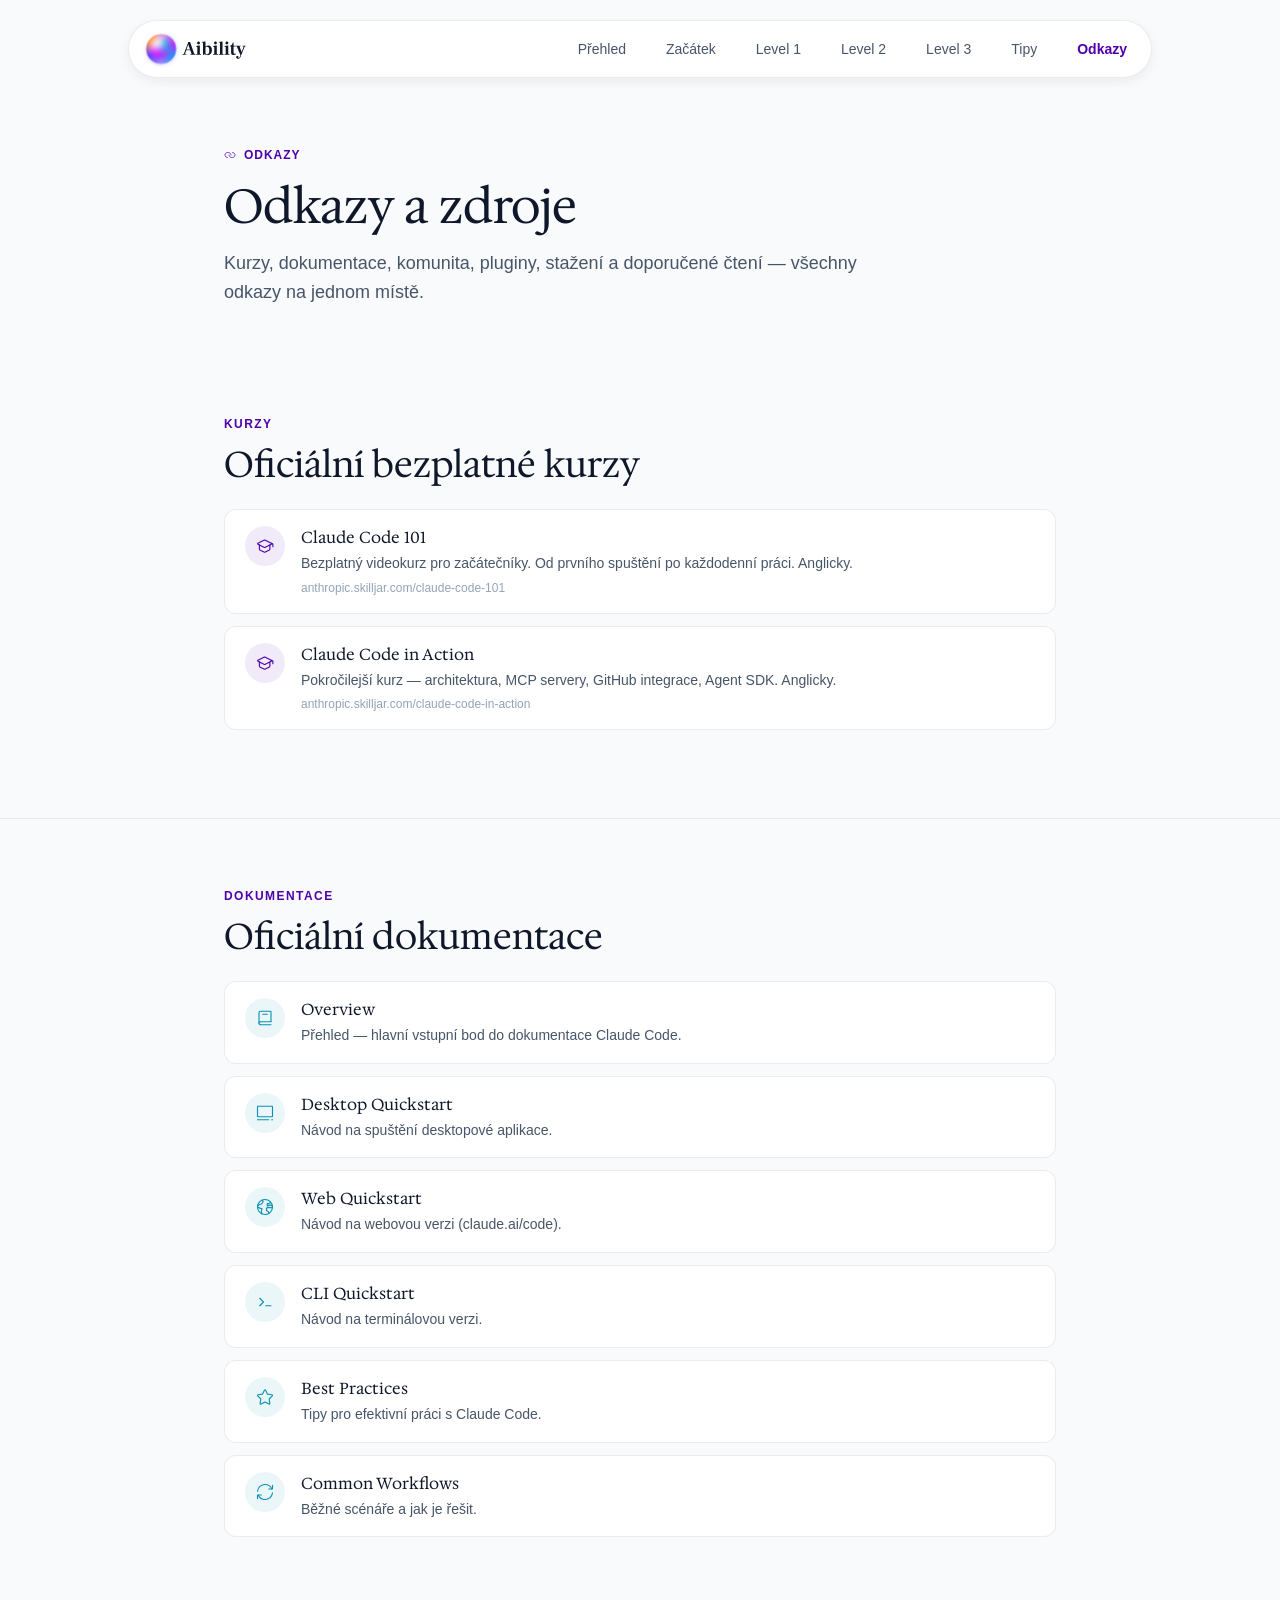
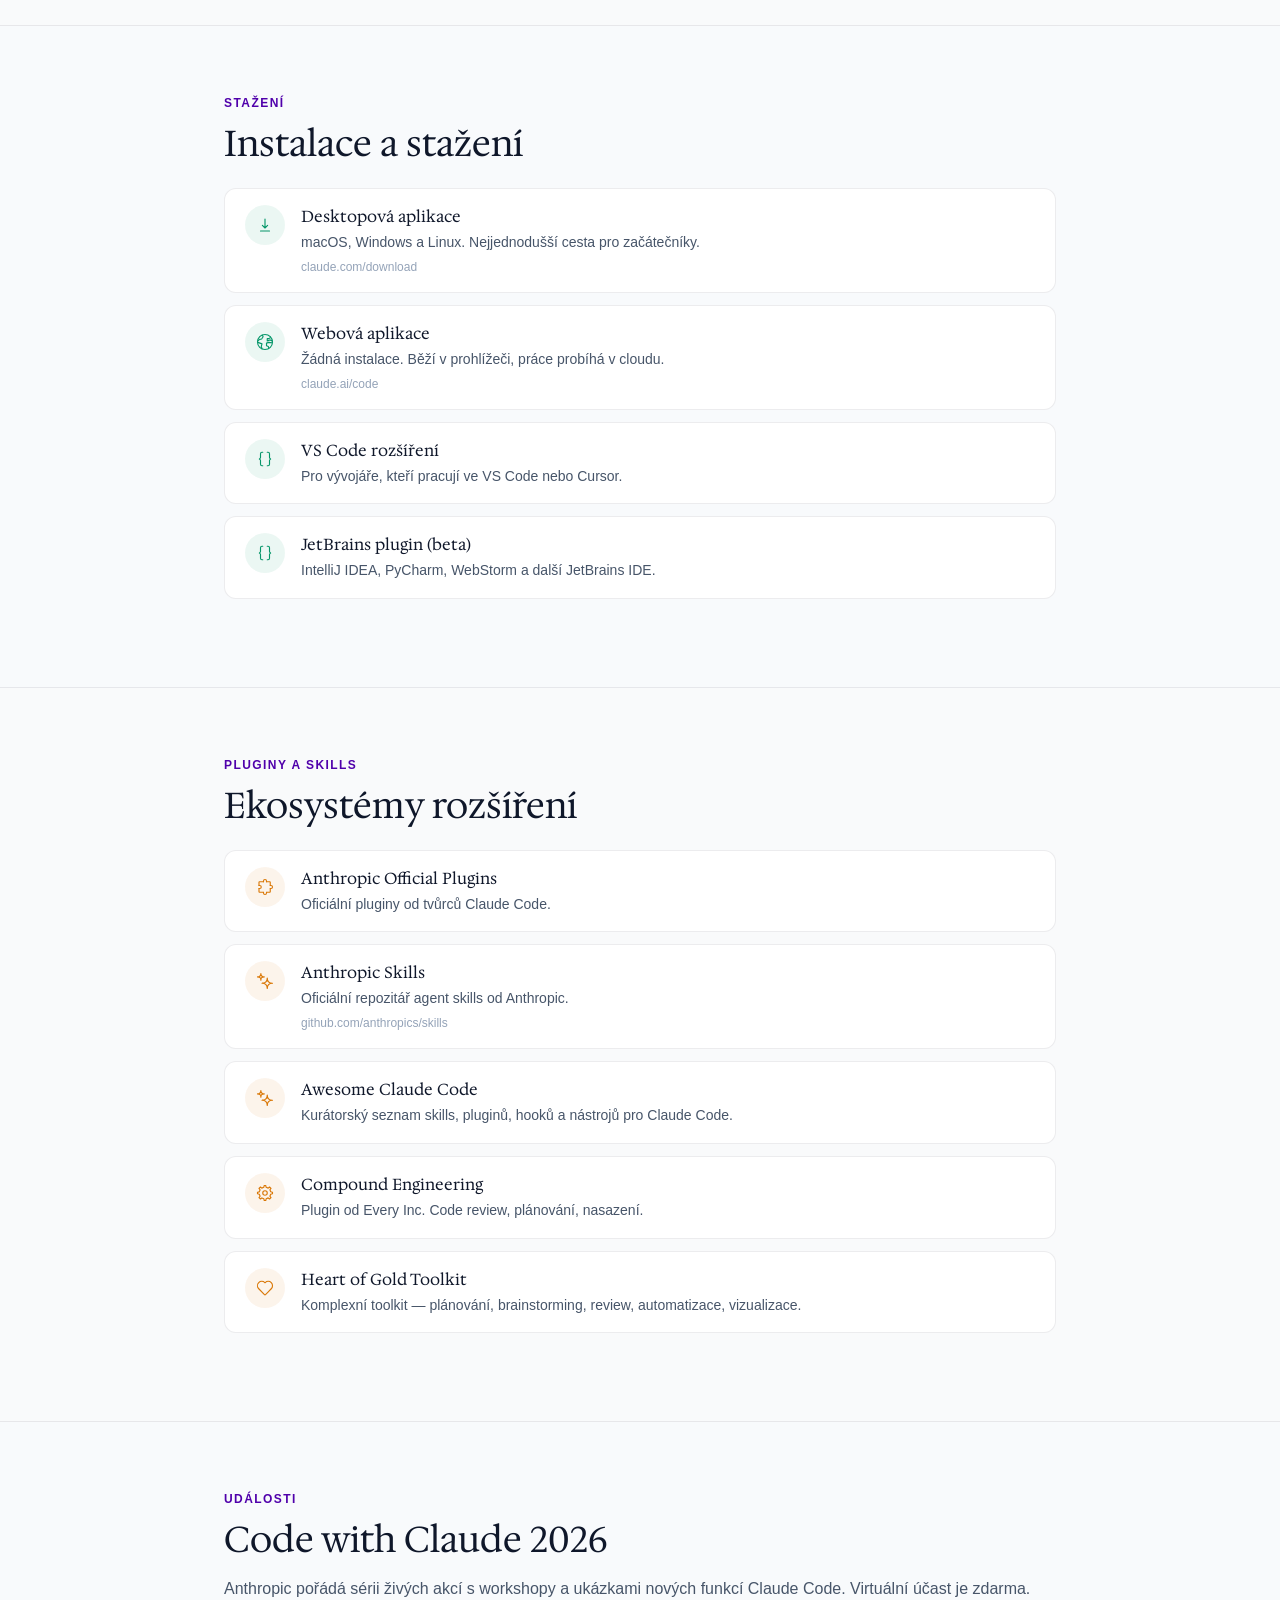
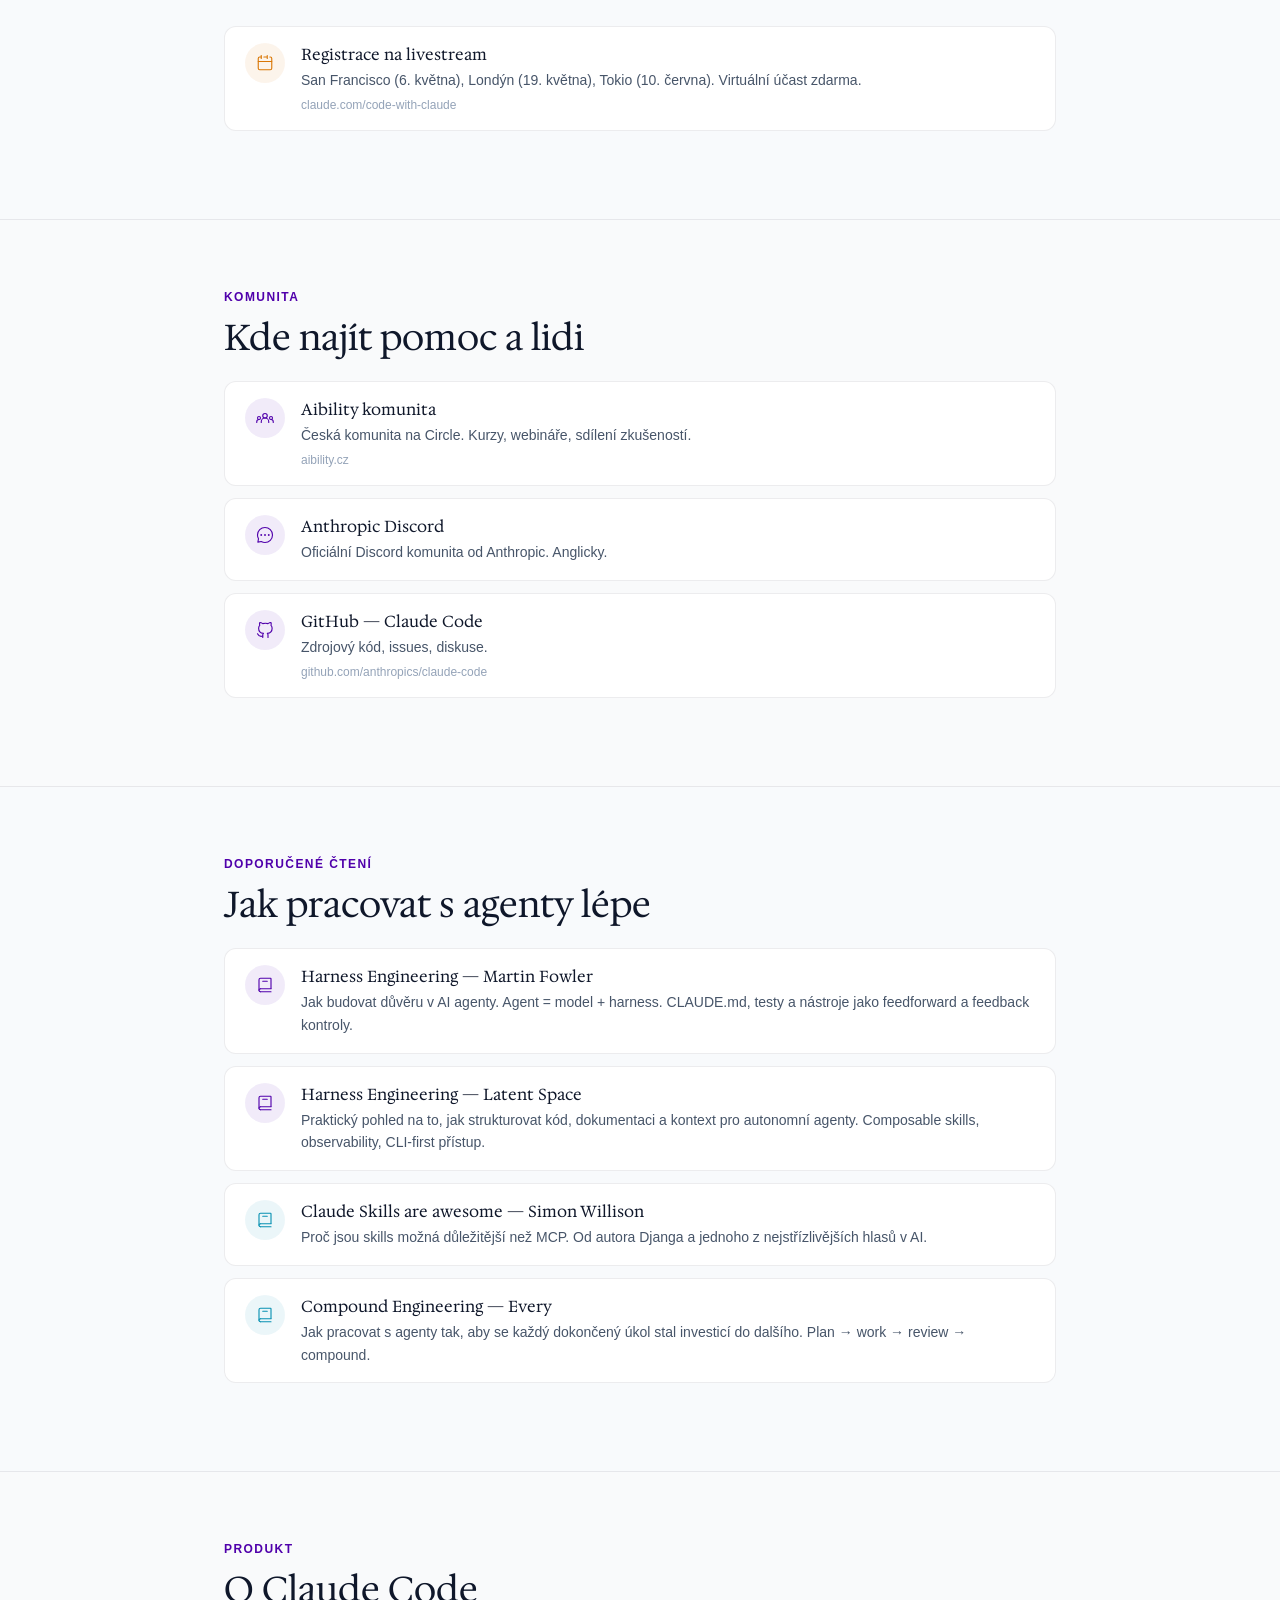
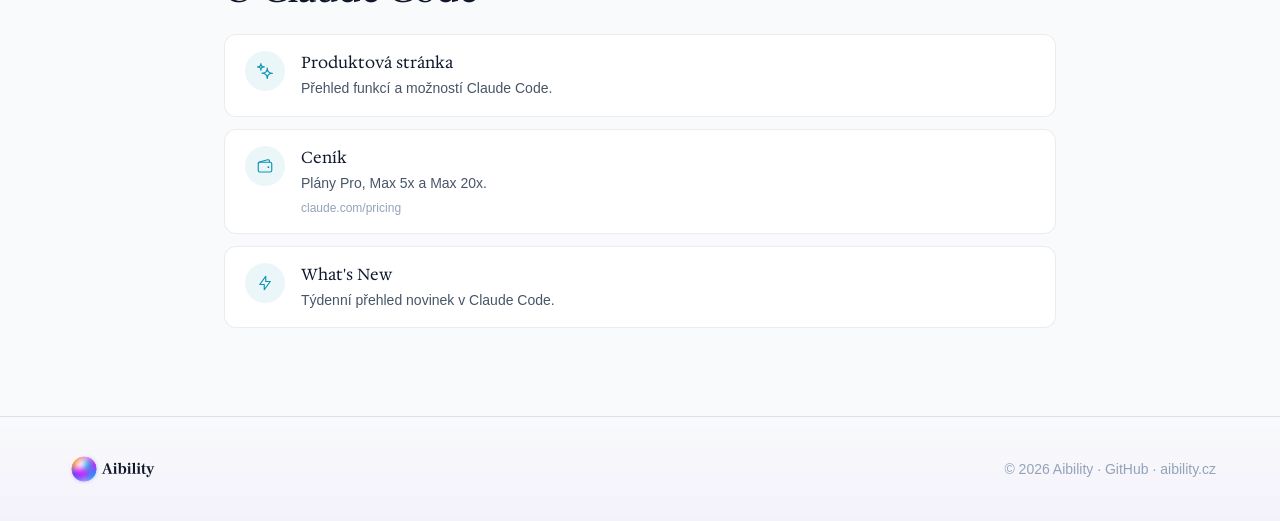
<file: site/odkazy/index.html>
<!DOCTYPE html>
<html lang="cs">
<head>
    <meta charset="UTF-8">
    <meta name="viewport" content="width=device-width, initial-scale=1.0">

    <title>Odkazy a zdroje — Naučte se Claude Code | Aibility</title>
    <meta name="description" content="Kurzy, dokumentace, komunita, pluginy, stažení a doporučené čtení ke Claude Code — všechny odkazy na jednom místě.">

    <link rel="preload" href="../assets/css/styles.css" as="style">
    <link rel="preload" href="../assets/css/iconoir.css" as="style">
    <link rel="preconnect" href="https://fonts.googleapis.com">
    <link rel="preconnect" href="https://fonts.gstatic.com" crossorigin>

    <link rel="icon" type="image/png" href="../favicon.png" sizes="32x32">
    <link rel="apple-touch-icon" href="../apple-touch-icon.png">
    <meta name="theme-color" content="#0B1221">

    <meta property="og:type" content="website">
    <meta property="og:title" content="Odkazy a zdroje — Naučte se Claude Code">
    <meta property="og:description" content="Kurzy, dokumentace, komunita, pluginy, stažení a doporučené čtení ke Claude Code.">
    <meta property="og:site_name" content="Aibility">
    <meta property="og:locale" content="cs_CZ">

    <link href="https://fonts.googleapis.com/css2?family=Google+Sans+Flex:wght@400;500;600;700;800&family=Hedvig+Letters+Serif:opsz@12..24&display=swap" rel="stylesheet" media="print" onload="this.media='all'">
    <noscript>
        <link href="https://fonts.googleapis.com/css2?family=Google+Sans+Flex:wght@400;500;600;700;800&family=Hedvig+Letters+Serif:opsz@12..24&display=swap" rel="stylesheet">
    </noscript>

    <link rel="stylesheet" href="../assets/css/styles.css">
    <link rel="stylesheet" href="../assets/css/iconoir.css">

    <style>
        /* Shared subpage styles */

        /* Header offset */
        body { padding-top: 80px; }

        .page-hero { padding: var(--space-16) 0 var(--space-10); background: var(--color-bg-primary); }
        .page-hero__container { max-width: 880px; margin: 0 auto; padding: 0 var(--space-6); }
        .page-hero__eyebrow { display: inline-flex; align-items: center; gap: var(--space-2); color: var(--color-accent-primary); font-size: var(--text-xs); font-weight: var(--font-semibold); letter-spacing: 0.08em; text-transform: uppercase; margin-bottom: var(--space-4); }
        .page-hero__title { font-family: var(--font-family-headings); font-size: clamp(2rem, 4vw, 3rem); line-height: var(--leading-tight); color: var(--color-text-primary); margin: 0 0 var(--space-4); font-weight: var(--font-normal); }
        .page-hero__lead { font-size: var(--text-lg); line-height: var(--leading-relaxed); color: var(--color-text-secondary); margin: 0; max-width: 680px; }

        .content-section { padding: var(--space-16) 0; border-bottom: 1px solid var(--color-border); }
        .content-section:nth-child(even) { background: var(--color-bg-secondary); }
        .content-section__container { max-width: 880px; margin: 0 auto; padding: 0 var(--space-6); }
        .content-section__eyebrow { display: inline-block; color: var(--color-accent-primary); font-size: var(--text-xs); font-weight: var(--font-semibold); letter-spacing: 0.12em; text-transform: uppercase; margin-bottom: var(--space-3); }
        .content-section__title { font-family: var(--font-family-headings); font-size: clamp(1.5rem, 3vw, 2.25rem); line-height: var(--leading-tight); color: var(--color-text-primary); margin: 0 0 var(--space-4); font-weight: var(--font-normal); }
        .content-section__lead { font-size: var(--text-lg); line-height: var(--leading-relaxed); color: var(--color-text-secondary); margin: 0 0 var(--space-8); }

        /* Link list */
        .link-list { list-style: none; margin: var(--space-6) 0; padding: 0; display: flex; flex-direction: column; gap: var(--space-3); }
        .link-list__item { display: flex; align-items: flex-start; gap: var(--space-4); padding: var(--space-4) var(--space-5); background: var(--color-bg-card); border: 1px solid var(--color-border); border-radius: var(--radius-lg); transition: all var(--transition-fast); text-decoration: none; color: inherit; }
        .link-list__item:hover { border-color: var(--color-border-light); box-shadow: var(--shadow-sm); }
        .link-list__icon { flex-shrink: 0; width: 40px; height: 40px; border-radius: var(--radius-full); display: flex; align-items: center; justify-content: center; font-size: var(--text-lg); }
        .link-list__icon--purple { background: rgba(80, 0, 171, 0.08); color: var(--color-accent-primary); }
        .link-list__icon--teal { background: rgba(8, 145, 178, 0.08); color: var(--color-accent-secondary); }
        .link-list__icon--amber { background: rgba(217, 119, 6, 0.08); color: var(--color-warning); }
        .link-list__icon--green { background: rgba(5, 150, 105, 0.08); color: var(--color-success); }
        .link-list__body { flex: 1; min-width: 0; }
        .link-list__title { font-weight: var(--font-semibold); color: var(--color-text-primary); font-size: var(--text-base); margin: 0 0 2px; }
        .link-list__desc { color: var(--color-text-secondary); font-size: var(--text-sm); line-height: var(--leading-relaxed); margin: 0; }
        .link-list__url { font-size: var(--text-xs); color: var(--color-text-tertiary); margin-top: 4px; display: block; word-break: break-all; }
    </style>
</head>
<body>
    <a href="#main-content" class="skip-link">Přeskočit na obsah</a>

    <header class="header" id="header">
        <div class="header__container container">
            <div class="header__left">
                <a href="../" class="header__logo" aria-label="Aibility">
                    <img src="../assets/img/aibility-logo.svg" alt="Aibility" class="header__logo-img" width="120" height="40" fetchpriority="high">
                </a>
            </div>
            <nav class="header__nav" aria-label="Hlavní navigace">
                <ul class="header__nav-list">
                    <li><a href="../" class="header__nav-item">Přehled</a></li>
                    <li><a href="../zacatek/" class="header__nav-item">Začátek</a></li>
                    <li><a href="../level-1/" class="header__nav-item">Level 1</a></li>
                    <li><a href="../level-2/" class="header__nav-item">Level 2</a></li>
                    <li><a href="../level-3/" class="header__nav-item">Level 3</a></li>
                    <li><a href="../tipy/" class="header__nav-item">Tipy</a></li>
                    <li><a href="./" class="header__nav-item" style="color: var(--color-accent-primary); font-weight: var(--font-semibold);">Odkazy</a></li>
                </ul>
            </nav>
        </div>
    </header>

    <main id="main-content" tabindex="-1">
        <section class="page-hero">
            <div class="page-hero__container">
                <span class="page-hero__eyebrow"><i class="iconoir-link"></i> Odkazy</span>
                <h1 class="page-hero__title">Odkazy a&nbsp;zdroje</h1>
                <p class="page-hero__lead">
                    Kurzy, dokumentace, komunita, pluginy, stažení a&nbsp;doporučené čtení&nbsp;— všechny odkazy na&nbsp;jednom místě.
                </p>
            </div>
        </section>

        <!-- Courses -->
        <section class="content-section">
            <div class="content-section__container">
                <span class="content-section__eyebrow">Kurzy</span>
                <h2 class="content-section__title">Oficiální bezplatné kurzy</h2>

                <ul class="link-list">
                    <li>
                        <a href="https://anthropic.skilljar.com/claude-code-101" target="_blank" rel="noopener" class="link-list__item">
                            <div class="link-list__icon link-list__icon--purple"><i class="iconoir-graduation-cap"></i></div>
                            <div class="link-list__body">
                                <h3 class="link-list__title">Claude Code 101</h3>
                                <p class="link-list__desc">Bezplatný videokurz pro začátečníky. Od prvního spuštění po každodenní práci. Anglicky.</p>
                                <span class="link-list__url">anthropic.skilljar.com/claude-code-101</span>
                            </div>
                        </a>
                    </li>
                    <li>
                        <a href="https://anthropic.skilljar.com/claude-code-in-action" target="_blank" rel="noopener" class="link-list__item">
                            <div class="link-list__icon link-list__icon--purple"><i class="iconoir-graduation-cap"></i></div>
                            <div class="link-list__body">
                                <h3 class="link-list__title">Claude Code in Action</h3>
                                <p class="link-list__desc">Pokročilejší kurz — architektura, MCP servery, GitHub integrace, Agent SDK. Anglicky.</p>
                                <span class="link-list__url">anthropic.skilljar.com/claude-code-in-action</span>
                            </div>
                        </a>
                    </li>
                </ul>
            </div>
        </section>

        <!-- Documentation -->
        <section class="content-section">
            <div class="content-section__container">
                <span class="content-section__eyebrow">Dokumentace</span>
                <h2 class="content-section__title">Oficiální dokumentace</h2>

                <ul class="link-list">
                    <li>
                        <a href="https://code.claude.com/docs/en/overview" target="_blank" rel="noopener" class="link-list__item">
                            <div class="link-list__icon link-list__icon--teal"><i class="iconoir-book"></i></div>
                            <div class="link-list__body">
                                <h3 class="link-list__title">Overview</h3>
                                <p class="link-list__desc">Přehled&nbsp;— hlavní vstupní bod do&nbsp;dokumentace Claude&nbsp;Code.</p>
                            </div>
                        </a>
                    </li>
                    <li>
                        <a href="https://code.claude.com/docs/en/desktop-quickstart" target="_blank" rel="noopener" class="link-list__item">
                            <div class="link-list__icon link-list__icon--teal"><i class="iconoir-computer"></i></div>
                            <div class="link-list__body">
                                <h3 class="link-list__title">Desktop Quickstart</h3>
                                <p class="link-list__desc">Návod na spuštění desktopové aplikace.</p>
                            </div>
                        </a>
                    </li>
                    <li>
                        <a href="https://code.claude.com/docs/en/web-quickstart" target="_blank" rel="noopener" class="link-list__item">
                            <div class="link-list__icon link-list__icon--teal"><i class="iconoir-globe"></i></div>
                            <div class="link-list__body">
                                <h3 class="link-list__title">Web Quickstart</h3>
                                <p class="link-list__desc">Návod na webovou verzi (claude.ai/code).</p>
                            </div>
                        </a>
                    </li>
                    <li>
                        <a href="https://code.claude.com/docs/en/quickstart" target="_blank" rel="noopener" class="link-list__item">
                            <div class="link-list__icon link-list__icon--teal"><i class="iconoir-terminal"></i></div>
                            <div class="link-list__body">
                                <h3 class="link-list__title">CLI Quickstart</h3>
                                <p class="link-list__desc">Návod na terminálovou verzi.</p>
                            </div>
                        </a>
                    </li>
                    <li>
                        <a href="https://code.claude.com/docs/en/best-practices" target="_blank" rel="noopener" class="link-list__item">
                            <div class="link-list__icon link-list__icon--teal"><i class="iconoir-star"></i></div>
                            <div class="link-list__body">
                                <h3 class="link-list__title">Best Practices</h3>
                                <p class="link-list__desc">Tipy pro efektivní práci s Claude Code.</p>
                            </div>
                        </a>
                    </li>
                    <li>
                        <a href="https://code.claude.com/docs/en/common-workflows" target="_blank" rel="noopener" class="link-list__item">
                            <div class="link-list__icon link-list__icon--teal"><i class="iconoir-refresh-double"></i></div>
                            <div class="link-list__body">
                                <h3 class="link-list__title">Common Workflows</h3>
                                <p class="link-list__desc">Běžné scénáře a jak je řešit.</p>
                            </div>
                        </a>
                    </li>
                </ul>
            </div>
        </section>

        <!-- Downloads -->
        <section class="content-section">
            <div class="content-section__container">
                <span class="content-section__eyebrow">Stažení</span>
                <h2 class="content-section__title">Instalace a&nbsp;stažení</h2>

                <ul class="link-list">
                    <li>
                        <a href="https://claude.com/download" target="_blank" rel="noopener" class="link-list__item">
                            <div class="link-list__icon link-list__icon--green"><i class="iconoir-download"></i></div>
                            <div class="link-list__body">
                                <h3 class="link-list__title">Desktopová aplikace</h3>
                                <p class="link-list__desc">macOS, Windows a&nbsp;Linux. Nejjednodušší cesta pro začátečníky.</p>
                                <span class="link-list__url">claude.com/download</span>
                            </div>
                        </a>
                    </li>
                    <li>
                        <a href="https://claude.ai/code" target="_blank" rel="noopener" class="link-list__item">
                            <div class="link-list__icon link-list__icon--green"><i class="iconoir-globe"></i></div>
                            <div class="link-list__body">
                                <h3 class="link-list__title">Webová aplikace</h3>
                                <p class="link-list__desc">Žádná instalace. Běží v prohlížeči, práce probíhá v cloudu.</p>
                                <span class="link-list__url">claude.ai/code</span>
                            </div>
                        </a>
                    </li>
                    <li>
                        <a href="https://marketplace.visualstudio.com/items?itemName=anthropic.claude-code" target="_blank" rel="noopener" class="link-list__item">
                            <div class="link-list__icon link-list__icon--green"><i class="iconoir-code-brackets"></i></div>
                            <div class="link-list__body">
                                <h3 class="link-list__title">VS Code rozšíření</h3>
                                <p class="link-list__desc">Pro vývojáře, kteří pracují ve VS Code nebo Cursor.</p>
                            </div>
                        </a>
                    </li>
                    <li>
                        <a href="https://plugins.jetbrains.com/plugin/27310-claude-code-beta-" target="_blank" rel="noopener" class="link-list__item">
                            <div class="link-list__icon link-list__icon--green"><i class="iconoir-code-brackets"></i></div>
                            <div class="link-list__body">
                                <h3 class="link-list__title">JetBrains plugin (beta)</h3>
                                <p class="link-list__desc">IntelliJ IDEA, PyCharm, WebStorm a další JetBrains IDE.</p>
                            </div>
                        </a>
                    </li>
                </ul>
            </div>
        </section>

        <!-- Plugin ecosystems -->
        <section class="content-section">
            <div class="content-section__container">
                <span class="content-section__eyebrow">Pluginy a skills</span>
                <h2 class="content-section__title">Ekosystémy rozšíření</h2>

                <ul class="link-list">
                    <li>
                        <a href="https://github.com/anthropics/claude-code/tree/main/plugins" target="_blank" rel="noopener" class="link-list__item">
                            <div class="link-list__icon link-list__icon--amber"><i class="iconoir-puzzle"></i></div>
                            <div class="link-list__body">
                                <h3 class="link-list__title">Anthropic Official Plugins</h3>
                                <p class="link-list__desc">Oficiální pluginy od tvůrců Claude Code.</p>
                            </div>
                        </a>
                    </li>
                    <li>
                        <a href="https://github.com/anthropics/skills" target="_blank" rel="noopener" class="link-list__item">
                            <div class="link-list__icon link-list__icon--amber"><i class="iconoir-sparks"></i></div>
                            <div class="link-list__body">
                                <h3 class="link-list__title">Anthropic Skills</h3>
                                <p class="link-list__desc">Oficiální repozitář agent skills od&nbsp;Anthropic.</p>
                                <span class="link-list__url">github.com/anthropics/skills</span>
                            </div>
                        </a>
                    </li>
                    <li>
                        <a href="https://github.com/hesreallyhim/awesome-claude-code" target="_blank" rel="noopener" class="link-list__item">
                            <div class="link-list__icon link-list__icon--amber"><i class="iconoir-sparks"></i></div>
                            <div class="link-list__body">
                                <h3 class="link-list__title">Awesome Claude Code</h3>
                                <p class="link-list__desc">Kurátorský seznam skills, pluginů, hooků a&nbsp;nástrojů pro Claude&nbsp;Code.</p>
                            </div>
                        </a>
                    </li>
                    <li>
                        <a href="https://github.com/EveryInc/compound-engineering-plugin" target="_blank" rel="noopener" class="link-list__item">
                            <div class="link-list__icon link-list__icon--amber"><i class="iconoir-settings"></i></div>
                            <div class="link-list__body">
                                <h3 class="link-list__title">Compound Engineering</h3>
                                <p class="link-list__desc">Plugin od Every Inc. Code review, plánování, nasazení.</p>
                            </div>
                        </a>
                    </li>
                    <li>
                        <a href="https://github.com/ondrej-svec/heart-of-gold-toolkit" target="_blank" rel="noopener" class="link-list__item">
                            <div class="link-list__icon link-list__icon--amber"><i class="iconoir-heart"></i></div>
                            <div class="link-list__body">
                                <h3 class="link-list__title">Heart of Gold Toolkit</h3>
                                <p class="link-list__desc">Komplexní toolkit — plánování, brainstorming, review, automatizace, vizualizace.</p>
                            </div>
                        </a>
                    </li>
                </ul>
            </div>
        </section>

        <!-- Events -->
        <section class="content-section">
            <div class="content-section__container">
                <span class="content-section__eyebrow">Události</span>
                <h2 class="content-section__title">Code with Claude 2026</h2>
                <p style="color: var(--color-text-secondary); line-height: var(--leading-relaxed); margin-bottom: var(--space-6);">
                    Anthropic pořádá sérii živých akcí s&nbsp;workshopy a&nbsp;ukázkami nových funkcí Claude&nbsp;Code. Virtuální účast je zdarma.
                </p>

                <ul class="link-list">
                    <li>
                        <a href="https://claude.com/code-with-claude" target="_blank" rel="noopener" class="link-list__item">
                            <div class="link-list__icon link-list__icon--amber"><i class="iconoir-calendar"></i></div>
                            <div class="link-list__body">
                                <h3 class="link-list__title">Registrace na livestream</h3>
                                <p class="link-list__desc">San Francisco (6.&nbsp;května), Londýn (19.&nbsp;května), Tokio (10.&nbsp;června). Virtuální účast zdarma.</p>
                                <span class="link-list__url">claude.com/code-with-claude</span>
                            </div>
                        </a>
                    </li>
                </ul>
            </div>
        </section>

        <!-- Community -->
        <section class="content-section">
            <div class="content-section__container">
                <span class="content-section__eyebrow">Komunita</span>
                <h2 class="content-section__title">Kde najít pomoc a&nbsp;lidi</h2>

                <ul class="link-list">
                    <li>
                        <a href="https://aibility.cz" target="_blank" rel="noopener" class="link-list__item">
                            <div class="link-list__icon link-list__icon--purple"><i class="iconoir-community"></i></div>
                            <div class="link-list__body">
                                <h3 class="link-list__title">Aibility komunita</h3>
                                <p class="link-list__desc">Česká komunita na Circle. Kurzy, webináře, sdílení zkušeností.</p>
                                <span class="link-list__url">aibility.cz</span>
                            </div>
                        </a>
                    </li>
                    <li>
                        <a href="https://www.anthropic.com/discord" target="_blank" rel="noopener" class="link-list__item">
                            <div class="link-list__icon link-list__icon--purple"><i class="iconoir-chat-bubble"></i></div>
                            <div class="link-list__body">
                                <h3 class="link-list__title">Anthropic Discord</h3>
                                <p class="link-list__desc">Oficiální Discord komunita od Anthropic. Anglicky.</p>
                            </div>
                        </a>
                    </li>
                    <li>
                        <a href="https://github.com/anthropics/claude-code" target="_blank" rel="noopener" class="link-list__item">
                            <div class="link-list__icon link-list__icon--purple"><i class="iconoir-github"></i></div>
                            <div class="link-list__body">
                                <h3 class="link-list__title">GitHub — Claude Code</h3>
                                <p class="link-list__desc">Zdrojový kód, issues, diskuse.</p>
                                <span class="link-list__url">github.com/anthropics/claude-code</span>
                            </div>
                        </a>
                    </li>
                </ul>
            </div>
        </section>

        <!-- Recommended reading -->
        <section class="content-section">
            <div class="content-section__container">
                <span class="content-section__eyebrow">Doporučené čtení</span>
                <h2 class="content-section__title">Jak pracovat s&nbsp;agenty lépe</h2>

                <ul class="link-list">
                    <li>
                        <a href="https://martinfowler.com/articles/harness-engineering.html" target="_blank" rel="noopener" class="link-list__item">
                            <div class="link-list__icon link-list__icon--purple"><i class="iconoir-book"></i></div>
                            <div class="link-list__body">
                                <h3 class="link-list__title">Harness Engineering — Martin Fowler</h3>
                                <p class="link-list__desc">Jak budovat důvěru v&nbsp;AI agenty. Agent = model + harness. CLAUDE.md, testy a&nbsp;nástroje jako feedforward a&nbsp;feedback kontroly.</p>
                            </div>
                        </a>
                    </li>
                    <li>
                        <a href="https://www.latent.space/p/harness-eng" target="_blank" rel="noopener" class="link-list__item">
                            <div class="link-list__icon link-list__icon--purple"><i class="iconoir-book"></i></div>
                            <div class="link-list__body">
                                <h3 class="link-list__title">Harness Engineering — Latent Space</h3>
                                <p class="link-list__desc">Praktický pohled na&nbsp;to, jak strukturovat kód, dokumentaci a&nbsp;kontext pro autonomní agenty. Composable skills, observability, CLI-first přístup.</p>
                            </div>
                        </a>
                    </li>
                    <li>
                        <a href="https://simonw.substack.com/p/claude-skills-are-awesome-maybe-a" target="_blank" rel="noopener" class="link-list__item">
                            <div class="link-list__icon link-list__icon--teal"><i class="iconoir-book"></i></div>
                            <div class="link-list__body">
                                <h3 class="link-list__title">Claude Skills are awesome — Simon Willison</h3>
                                <p class="link-list__desc">Proč jsou skills možná důležitější než MCP. Od autora Djanga a&nbsp;jednoho z&nbsp;nejstřízlivějších hlasů v&nbsp;AI.</p>
                            </div>
                        </a>
                    </li>
                    <li>
                        <a href="https://every.to/source-code/compound-engineering-the-definitive-guide" target="_blank" rel="noopener" class="link-list__item">
                            <div class="link-list__icon link-list__icon--teal"><i class="iconoir-book"></i></div>
                            <div class="link-list__body">
                                <h3 class="link-list__title">Compound Engineering — Every</h3>
                                <p class="link-list__desc">Jak pracovat s&nbsp;agenty tak, aby se&nbsp;každý dokončený úkol stal investicí do&nbsp;dalšího. Plan → work → review → compound.</p>
                            </div>
                        </a>
                    </li>
                </ul>
            </div>
        </section>

        <!-- Product -->
        <section class="content-section" style="border-bottom: none;">
            <div class="content-section__container">
                <span class="content-section__eyebrow">Produkt</span>
                <h2 class="content-section__title">O&nbsp;Claude&nbsp;Code</h2>

                <ul class="link-list">
                    <li>
                        <a href="https://claude.com/product/claude-code" target="_blank" rel="noopener" class="link-list__item">
                            <div class="link-list__icon link-list__icon--teal"><i class="iconoir-sparks"></i></div>
                            <div class="link-list__body">
                                <h3 class="link-list__title">Produktová stránka</h3>
                                <p class="link-list__desc">Přehled funkcí a možností Claude Code.</p>
                            </div>
                        </a>
                    </li>
                    <li>
                        <a href="https://claude.com/pricing" target="_blank" rel="noopener" class="link-list__item">
                            <div class="link-list__icon link-list__icon--teal"><i class="iconoir-wallet"></i></div>
                            <div class="link-list__body">
                                <h3 class="link-list__title">Ceník</h3>
                                <p class="link-list__desc">Plány Pro, Max 5x a Max 20x.</p>
                                <span class="link-list__url">claude.com/pricing</span>
                            </div>
                        </a>
                    </li>
                    <li>
                        <a href="https://code.claude.com/docs/en/whats-new" target="_blank" rel="noopener" class="link-list__item">
                            <div class="link-list__icon link-list__icon--teal"><i class="iconoir-flash"></i></div>
                            <div class="link-list__body">
                                <h3 class="link-list__title">What's New</h3>
                                <p class="link-list__desc">Týdenní přehled novinek v Claude Code.</p>
                            </div>
                        </a>
                    </li>
                </ul>
            </div>
        </section>
    </main>

    <footer class="footer" id="footer">
        <div class="container footer__container">
            <div class="footer__logo">
                <img src="../assets/img/aibility-logo.svg" alt="Aibility" class="footer__logo-img" loading="lazy" width="120" height="40">
            </div>
            <p class="footer__copyright">© 2026 Aibility · <a href="https://github.com/aibilitycz/claude-code-90-webinar" target="_blank" rel="noopener" style="color: inherit;">GitHub</a> · <a href="https://aibility.cz" target="_blank" rel="noopener" style="color: inherit;">aibility.cz</a></p>
        </div>
    </footer>

    <script src="../assets/js/prework.js" defer></script>
</body>
</html>
</file>
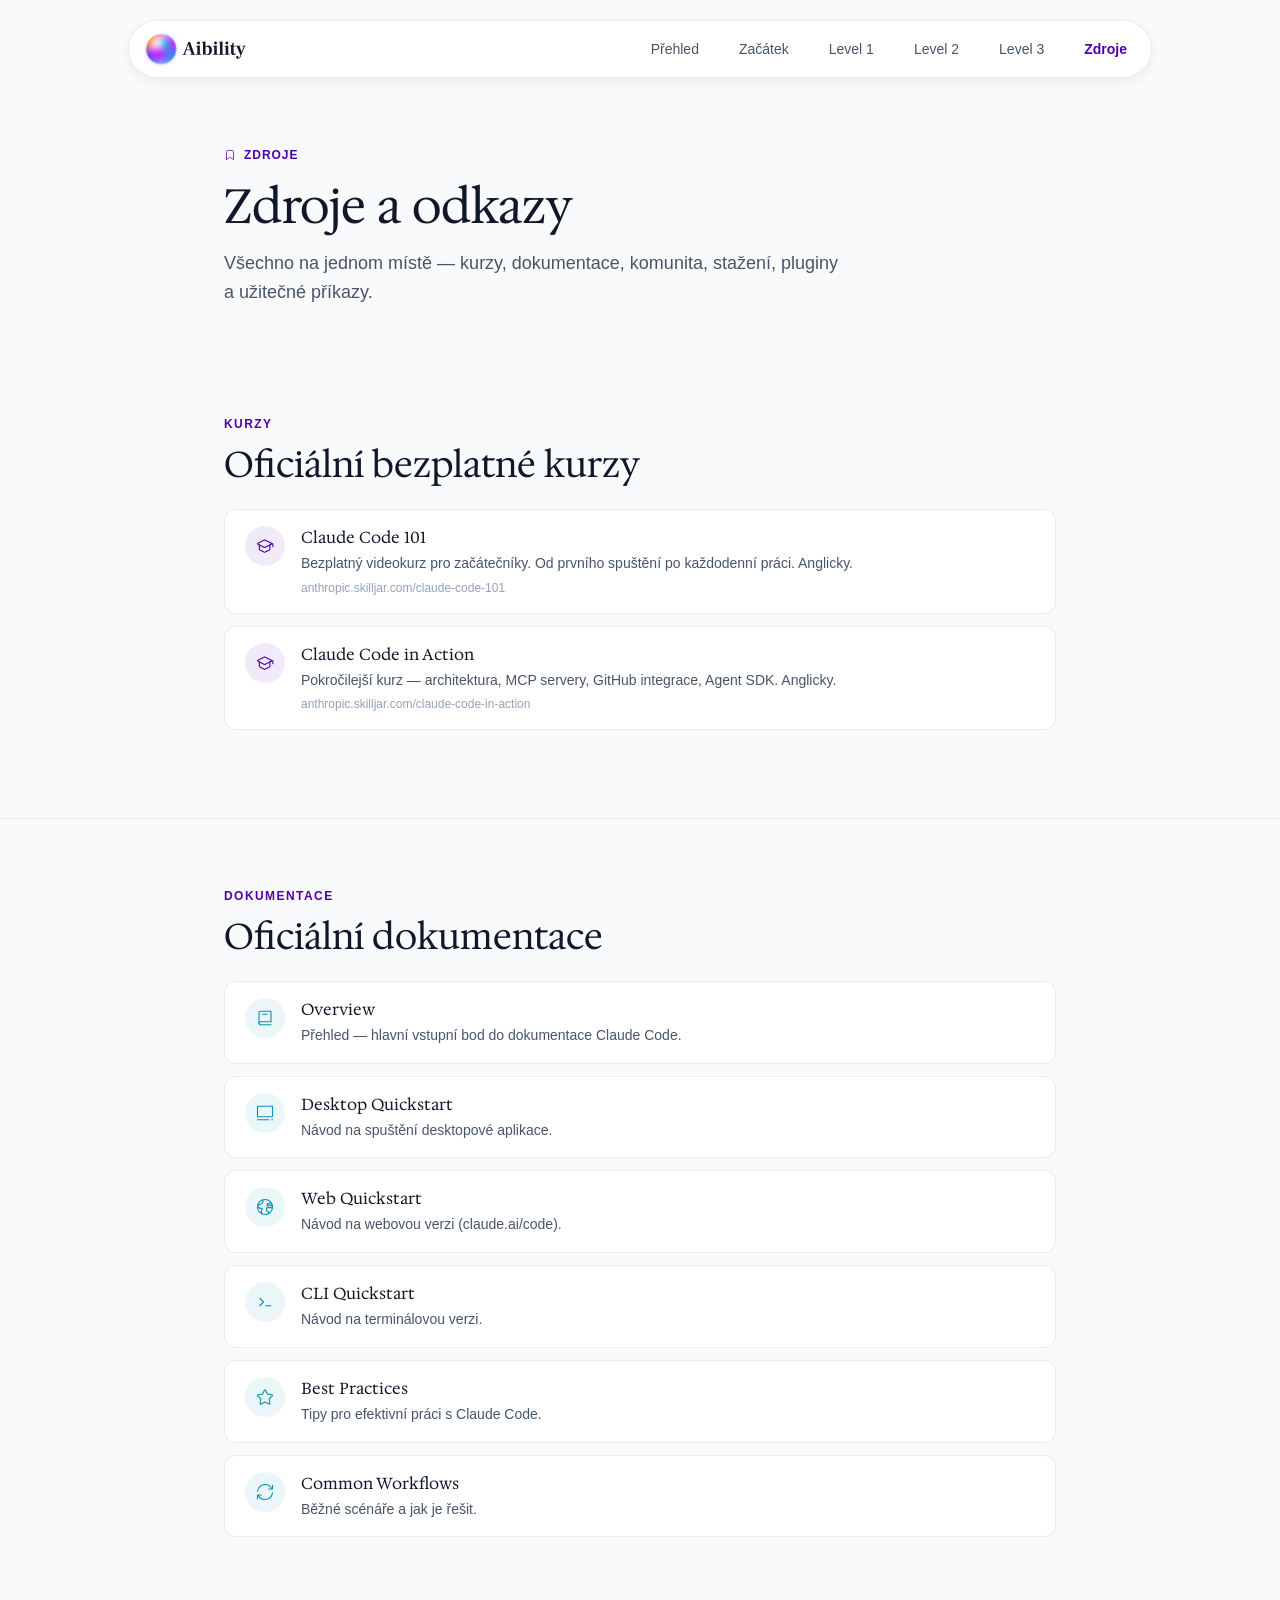
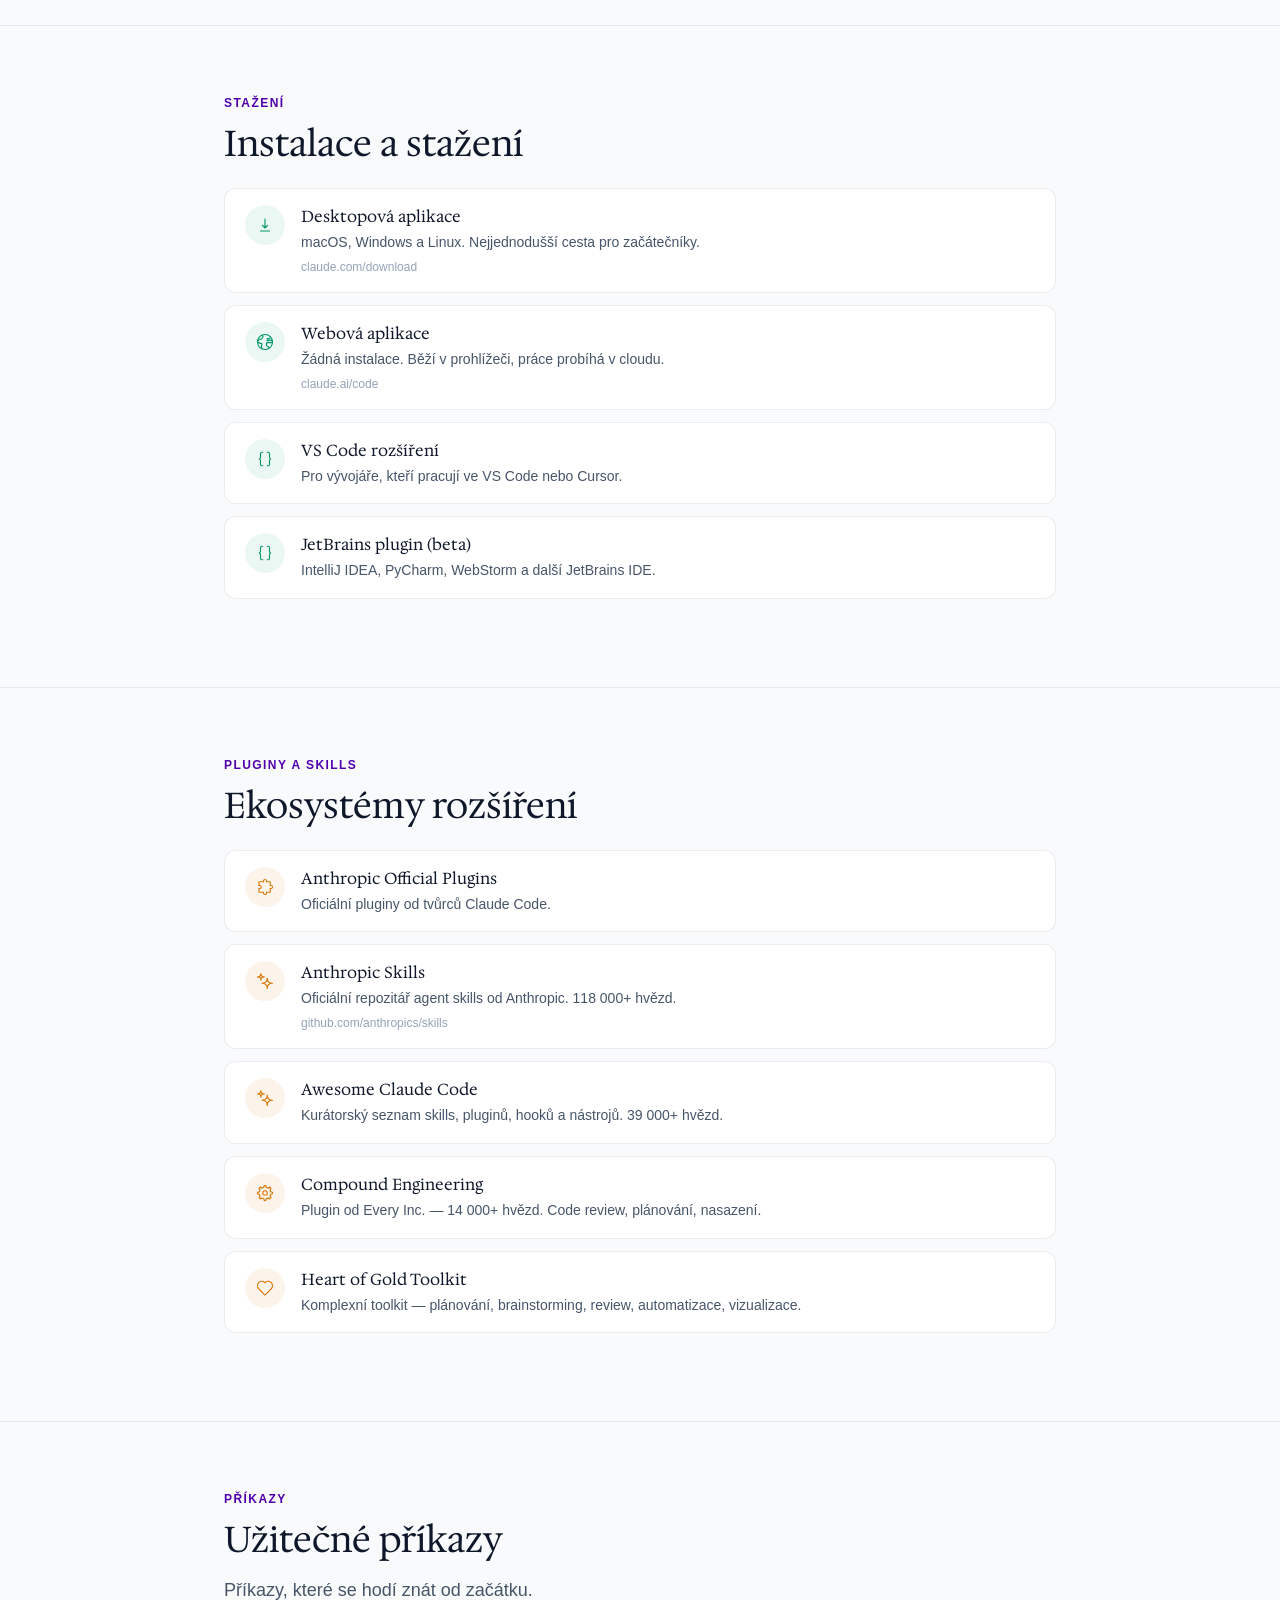
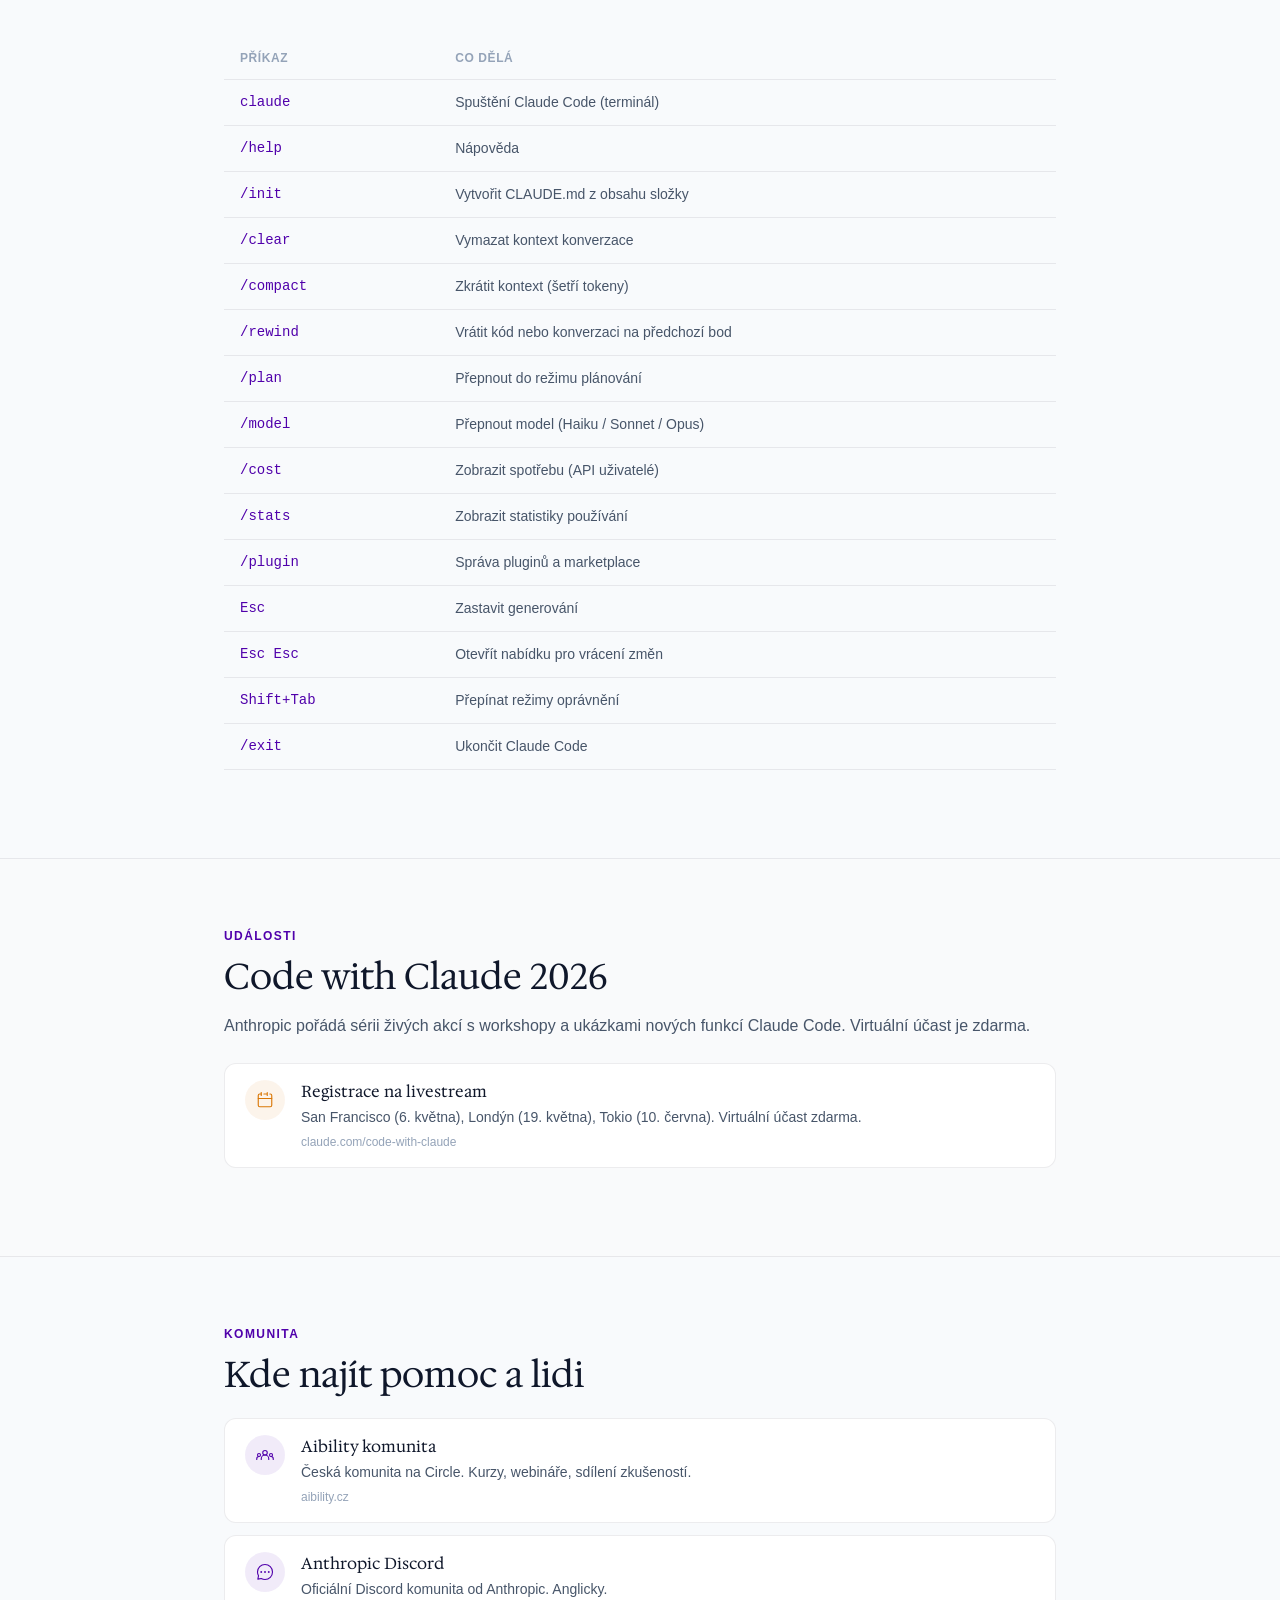
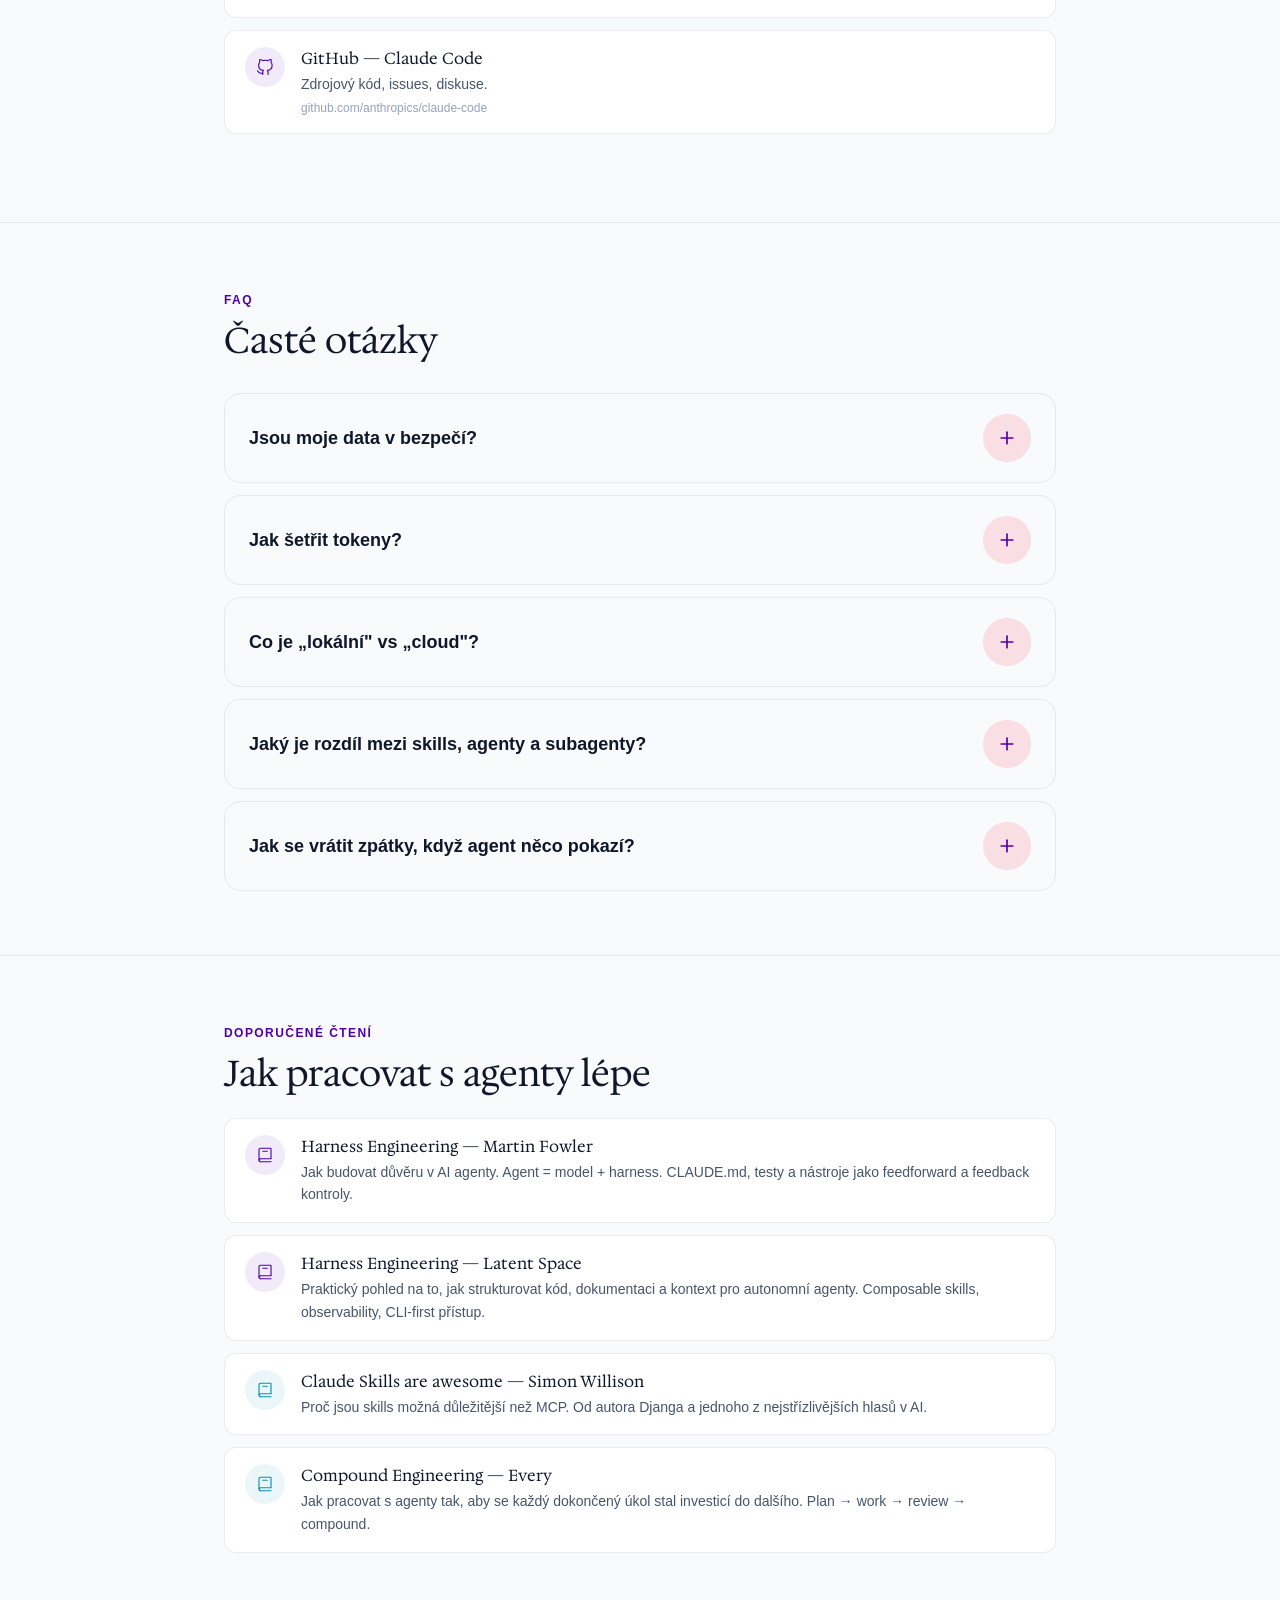
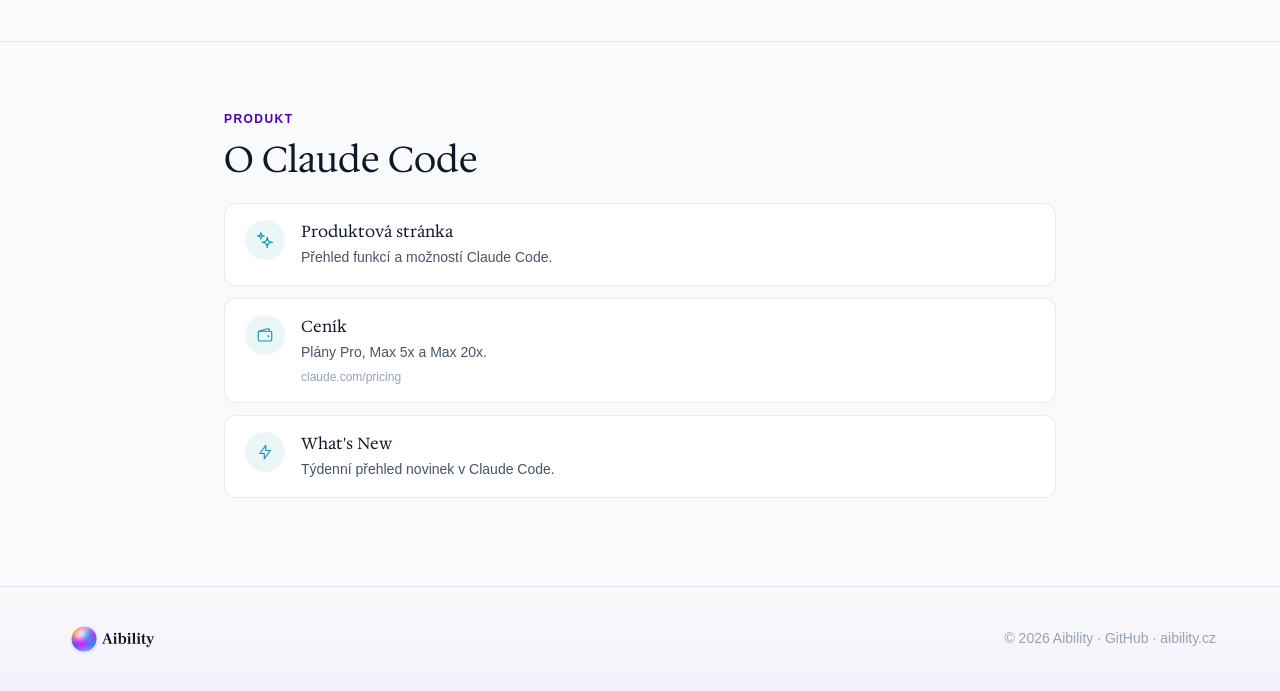
<file: site/resources/index.html>
<!DOCTYPE html>
<html lang="cs">
<head>
    <meta charset="UTF-8">
    <meta name="viewport" content="width=device-width, initial-scale=1.0">

    <title>Zdroje a odkazy — Naučte se Claude Code | Aibility</title>
    <meta name="description" content="Kompletní seznam zdrojů ke Claude Code — kurzy, dokumentace, komunita, pluginy, cheat sheet a stránky ke stažení.">

    <link rel="preload" href="../assets/css/styles.css" as="style">
    <link rel="preload" href="../assets/css/iconoir.css" as="style">
    <link rel="preconnect" href="https://fonts.googleapis.com">
    <link rel="preconnect" href="https://fonts.gstatic.com" crossorigin>

    <link rel="icon" type="image/png" href="../favicon.png" sizes="32x32">
    <link rel="apple-touch-icon" href="../apple-touch-icon.png">
    <meta name="theme-color" content="#0B1221">

    <meta property="og:type" content="website">
    <meta property="og:title" content="Zdroje a odkazy — Naučte se Claude Code">
    <meta property="og:description" content="Kurzy, dokumentace, komunita, pluginy a cheat sheet pro Claude Code.">
    <meta property="og:site_name" content="Aibility">
    <meta property="og:locale" content="cs_CZ">

    <link href="https://fonts.googleapis.com/css2?family=Google+Sans+Flex:wght@400;500;600;700;800&family=Hedvig+Letters+Serif:opsz@12..24&display=swap" rel="stylesheet" media="print" onload="this.media='all'">
    <noscript>
        <link href="https://fonts.googleapis.com/css2?family=Google+Sans+Flex:wght@400;500;600;700;800&family=Hedvig+Letters+Serif:opsz@12..24&display=swap" rel="stylesheet">
    </noscript>

    <link rel="stylesheet" href="../assets/css/styles.css">
    <link rel="stylesheet" href="../assets/css/iconoir.css">

    <style>
        /* Shared subpage styles */

        /* Header offset */
        body { padding-top: 80px; }

        .page-hero { padding: var(--space-16) 0 var(--space-10); background: var(--color-bg-primary); }
        .page-hero__container { max-width: 880px; margin: 0 auto; padding: 0 var(--space-6); }
        .page-hero__eyebrow { display: inline-flex; align-items: center; gap: var(--space-2); color: var(--color-accent-primary); font-size: var(--text-xs); font-weight: var(--font-semibold); letter-spacing: 0.08em; text-transform: uppercase; margin-bottom: var(--space-4); }
        .page-hero__title { font-family: var(--font-family-headings); font-size: clamp(2rem, 4vw, 3rem); line-height: var(--leading-tight); color: var(--color-text-primary); margin: 0 0 var(--space-4); font-weight: var(--font-normal); }
        .page-hero__lead { font-size: var(--text-lg); line-height: var(--leading-relaxed); color: var(--color-text-secondary); margin: 0; max-width: 680px; }

        .content-section { padding: var(--space-16) 0; border-bottom: 1px solid var(--color-border); }
        .content-section:nth-child(even) { background: var(--color-bg-secondary); }
        .content-section__container { max-width: 880px; margin: 0 auto; padding: 0 var(--space-6); }
        .content-section__eyebrow { display: inline-block; color: var(--color-accent-primary); font-size: var(--text-xs); font-weight: var(--font-semibold); letter-spacing: 0.12em; text-transform: uppercase; margin-bottom: var(--space-3); }
        .content-section__title { font-family: var(--font-family-headings); font-size: clamp(1.5rem, 3vw, 2.25rem); line-height: var(--leading-tight); color: var(--color-text-primary); margin: 0 0 var(--space-4); font-weight: var(--font-normal); }
        .content-section__lead { font-size: var(--text-lg); line-height: var(--leading-relaxed); color: var(--color-text-secondary); margin: 0 0 var(--space-8); }

        /* Link list */
        .link-list { list-style: none; margin: var(--space-6) 0; padding: 0; display: flex; flex-direction: column; gap: var(--space-3); }
        .link-list__item { display: flex; align-items: flex-start; gap: var(--space-4); padding: var(--space-4) var(--space-5); background: var(--color-bg-card); border: 1px solid var(--color-border); border-radius: var(--radius-lg); transition: all var(--transition-fast); text-decoration: none; color: inherit; }
        .link-list__item:hover { border-color: var(--color-border-light); box-shadow: var(--shadow-sm); }
        .link-list__icon { flex-shrink: 0; width: 40px; height: 40px; border-radius: var(--radius-full); display: flex; align-items: center; justify-content: center; font-size: var(--text-lg); }
        .link-list__icon--purple { background: rgba(80, 0, 171, 0.08); color: var(--color-accent-primary); }
        .link-list__icon--teal { background: rgba(8, 145, 178, 0.08); color: var(--color-accent-secondary); }
        .link-list__icon--amber { background: rgba(217, 119, 6, 0.08); color: var(--color-warning); }
        .link-list__icon--green { background: rgba(5, 150, 105, 0.08); color: var(--color-success); }
        .link-list__body { flex: 1; min-width: 0; }
        .link-list__title { font-weight: var(--font-semibold); color: var(--color-text-primary); font-size: var(--text-base); margin: 0 0 2px; }
        .link-list__desc { color: var(--color-text-secondary); font-size: var(--text-sm); line-height: var(--leading-relaxed); margin: 0; }
        .link-list__url { font-size: var(--text-xs); color: var(--color-text-tertiary); margin-top: 4px; display: block; word-break: break-all; }

        /* Commands table */
        .commands-table { width: 100%; border-collapse: collapse; margin: var(--space-6) 0; }
        .commands-table th, .commands-table td { padding: var(--space-3) var(--space-4); text-align: left; border-bottom: 1px solid var(--color-border); font-size: var(--text-sm); }
        .commands-table th { color: var(--color-text-tertiary); font-weight: var(--font-semibold); font-size: var(--text-xs); text-transform: uppercase; letter-spacing: 0.05em; }
        .commands-table td:first-child { font-family: "SF Mono", Menlo, Consolas, monospace; color: var(--color-accent-primary); white-space: nowrap; }
        .commands-table td:last-child { color: var(--color-text-secondary); }
    </style>
</head>
<body>
    <a href="#main-content" class="skip-link">Přeskočit na obsah</a>

    <header class="header" id="header">
        <div class="header__container container">
            <div class="header__left">
                <a href="../" class="header__logo" aria-label="Aibility">
                    <img src="../assets/img/aibility-logo.svg" alt="Aibility" class="header__logo-img" width="120" height="40" fetchpriority="high">
                </a>
            </div>
            <nav class="header__nav" aria-label="Hlavní navigace">
                <ul class="header__nav-list">
                    <li><a href="../" class="header__nav-item">Přehled</a></li>
                    <li><a href="../zacatek/" class="header__nav-item">Začátek</a></li>
                    <li><a href="../level-1/" class="header__nav-item">Level 1</a></li>
                    <li><a href="../level-2/" class="header__nav-item">Level 2</a></li>
                    <li><a href="../level-3/" class="header__nav-item">Level 3</a></li>
                    <li><a href="./" class="header__nav-item" style="color: var(--color-accent-primary); font-weight: var(--font-semibold);">Zdroje</a></li>
                </ul>
            </nav>
        </div>
    </header>

    <main id="main-content" tabindex="-1">
        <section class="page-hero">
            <div class="page-hero__container">
                <span class="page-hero__eyebrow"><i class="iconoir-bookmark"></i> Zdroje</span>
                <h1 class="page-hero__title">Zdroje a&nbsp;odkazy</h1>
                <p class="page-hero__lead">
                    Všechno na jednom místě&nbsp;— kurzy, dokumentace, komunita, stažení, pluginy a&nbsp;užitečné příkazy.
                </p>
            </div>
        </section>

        <!-- Courses -->
        <section class="content-section">
            <div class="content-section__container">
                <span class="content-section__eyebrow">Kurzy</span>
                <h2 class="content-section__title">Oficiální bezplatné kurzy</h2>

                <ul class="link-list">
                    <li>
                        <a href="https://anthropic.skilljar.com/claude-code-101" target="_blank" rel="noopener" class="link-list__item">
                            <div class="link-list__icon link-list__icon--purple"><i class="iconoir-graduation-cap"></i></div>
                            <div class="link-list__body">
                                <h3 class="link-list__title">Claude Code 101</h3>
                                <p class="link-list__desc">Bezplatný videokurz pro začátečníky. Od prvního spuštění po každodenní práci. Anglicky.</p>
                                <span class="link-list__url">anthropic.skilljar.com/claude-code-101</span>
                            </div>
                        </a>
                    </li>
                    <li>
                        <a href="https://anthropic.skilljar.com/claude-code-in-action" target="_blank" rel="noopener" class="link-list__item">
                            <div class="link-list__icon link-list__icon--purple"><i class="iconoir-graduation-cap"></i></div>
                            <div class="link-list__body">
                                <h3 class="link-list__title">Claude Code in Action</h3>
                                <p class="link-list__desc">Pokročilejší kurz — architektura, MCP servery, GitHub integrace, Agent SDK. Anglicky.</p>
                                <span class="link-list__url">anthropic.skilljar.com/claude-code-in-action</span>
                            </div>
                        </a>
                    </li>
                </ul>
            </div>
        </section>

        <!-- Documentation -->
        <section class="content-section">
            <div class="content-section__container">
                <span class="content-section__eyebrow">Dokumentace</span>
                <h2 class="content-section__title">Oficiální dokumentace</h2>

                <ul class="link-list">
                    <li>
                        <a href="https://code.claude.com/docs/en/overview" target="_blank" rel="noopener" class="link-list__item">
                            <div class="link-list__icon link-list__icon--teal"><i class="iconoir-book"></i></div>
                            <div class="link-list__body">
                                <h3 class="link-list__title">Overview</h3>
                                <p class="link-list__desc">Přehled&nbsp;— hlavní vstupní bod do&nbsp;dokumentace Claude&nbsp;Code.</p>
                            </div>
                        </a>
                    </li>
                    <li>
                        <a href="https://code.claude.com/docs/en/desktop-quickstart" target="_blank" rel="noopener" class="link-list__item">
                            <div class="link-list__icon link-list__icon--teal"><i class="iconoir-computer"></i></div>
                            <div class="link-list__body">
                                <h3 class="link-list__title">Desktop Quickstart</h3>
                                <p class="link-list__desc">Návod na spuštění desktopové aplikace.</p>
                            </div>
                        </a>
                    </li>
                    <li>
                        <a href="https://code.claude.com/docs/en/web-quickstart" target="_blank" rel="noopener" class="link-list__item">
                            <div class="link-list__icon link-list__icon--teal"><i class="iconoir-globe"></i></div>
                            <div class="link-list__body">
                                <h3 class="link-list__title">Web Quickstart</h3>
                                <p class="link-list__desc">Návod na webovou verzi (claude.ai/code).</p>
                            </div>
                        </a>
                    </li>
                    <li>
                        <a href="https://code.claude.com/docs/en/quickstart" target="_blank" rel="noopener" class="link-list__item">
                            <div class="link-list__icon link-list__icon--teal"><i class="iconoir-terminal"></i></div>
                            <div class="link-list__body">
                                <h3 class="link-list__title">CLI Quickstart</h3>
                                <p class="link-list__desc">Návod na terminálovou verzi.</p>
                            </div>
                        </a>
                    </li>
                    <li>
                        <a href="https://code.claude.com/docs/en/best-practices" target="_blank" rel="noopener" class="link-list__item">
                            <div class="link-list__icon link-list__icon--teal"><i class="iconoir-star"></i></div>
                            <div class="link-list__body">
                                <h3 class="link-list__title">Best Practices</h3>
                                <p class="link-list__desc">Tipy pro efektivní práci s Claude Code.</p>
                            </div>
                        </a>
                    </li>
                    <li>
                        <a href="https://code.claude.com/docs/en/common-workflows" target="_blank" rel="noopener" class="link-list__item">
                            <div class="link-list__icon link-list__icon--teal"><i class="iconoir-refresh-double"></i></div>
                            <div class="link-list__body">
                                <h3 class="link-list__title">Common Workflows</h3>
                                <p class="link-list__desc">Běžné scénáře a jak je řešit.</p>
                            </div>
                        </a>
                    </li>
                </ul>
            </div>
        </section>

        <!-- Downloads -->
        <section class="content-section">
            <div class="content-section__container">
                <span class="content-section__eyebrow">Stažení</span>
                <h2 class="content-section__title">Instalace a&nbsp;stažení</h2>

                <ul class="link-list">
                    <li>
                        <a href="https://claude.com/download" target="_blank" rel="noopener" class="link-list__item">
                            <div class="link-list__icon link-list__icon--green"><i class="iconoir-download"></i></div>
                            <div class="link-list__body">
                                <h3 class="link-list__title">Desktopová aplikace</h3>
                                <p class="link-list__desc">macOS, Windows a&nbsp;Linux. Nejjednodušší cesta pro začátečníky.</p>
                                <span class="link-list__url">claude.com/download</span>
                            </div>
                        </a>
                    </li>
                    <li>
                        <a href="https://claude.ai/code" target="_blank" rel="noopener" class="link-list__item">
                            <div class="link-list__icon link-list__icon--green"><i class="iconoir-globe"></i></div>
                            <div class="link-list__body">
                                <h3 class="link-list__title">Webová aplikace</h3>
                                <p class="link-list__desc">Žádná instalace. Běží v prohlížeči, práce probíhá v cloudu.</p>
                                <span class="link-list__url">claude.ai/code</span>
                            </div>
                        </a>
                    </li>
                    <li>
                        <a href="https://marketplace.visualstudio.com/items?itemName=anthropic.claude-code" target="_blank" rel="noopener" class="link-list__item">
                            <div class="link-list__icon link-list__icon--green"><i class="iconoir-code-brackets"></i></div>
                            <div class="link-list__body">
                                <h3 class="link-list__title">VS Code rozšíření</h3>
                                <p class="link-list__desc">Pro vývojáře, kteří pracují ve VS Code nebo Cursor.</p>
                            </div>
                        </a>
                    </li>
                    <li>
                        <a href="https://plugins.jetbrains.com/plugin/27310-claude-code-beta-" target="_blank" rel="noopener" class="link-list__item">
                            <div class="link-list__icon link-list__icon--green"><i class="iconoir-code-brackets"></i></div>
                            <div class="link-list__body">
                                <h3 class="link-list__title">JetBrains plugin (beta)</h3>
                                <p class="link-list__desc">IntelliJ IDEA, PyCharm, WebStorm a další JetBrains IDE.</p>
                            </div>
                        </a>
                    </li>
                </ul>
            </div>
        </section>

        <!-- Plugin ecosystems -->
        <section class="content-section">
            <div class="content-section__container">
                <span class="content-section__eyebrow">Pluginy a skills</span>
                <h2 class="content-section__title">Ekosystémy rozšíření</h2>

                <ul class="link-list">
                    <li>
                        <a href="https://github.com/anthropics/claude-code/tree/main/plugins" target="_blank" rel="noopener" class="link-list__item">
                            <div class="link-list__icon link-list__icon--amber"><i class="iconoir-puzzle"></i></div>
                            <div class="link-list__body">
                                <h3 class="link-list__title">Anthropic Official Plugins</h3>
                                <p class="link-list__desc">Oficiální pluginy od tvůrců Claude Code.</p>
                            </div>
                        </a>
                    </li>
                    <li>
                        <a href="https://github.com/anthropics/skills" target="_blank" rel="noopener" class="link-list__item">
                            <div class="link-list__icon link-list__icon--amber"><i class="iconoir-sparks"></i></div>
                            <div class="link-list__body">
                                <h3 class="link-list__title">Anthropic Skills</h3>
                                <p class="link-list__desc">Oficiální repozitář agent skills od&nbsp;Anthropic. 118 000+ hvězd.</p>
                                <span class="link-list__url">github.com/anthropics/skills</span>
                            </div>
                        </a>
                    </li>
                    <li>
                        <a href="https://github.com/hesreallyhim/awesome-claude-code" target="_blank" rel="noopener" class="link-list__item">
                            <div class="link-list__icon link-list__icon--amber"><i class="iconoir-sparks"></i></div>
                            <div class="link-list__body">
                                <h3 class="link-list__title">Awesome Claude Code</h3>
                                <p class="link-list__desc">Kurátorský seznam skills, pluginů, hooků a&nbsp;nástrojů. 39 000+ hvězd.</p>
                            </div>
                        </a>
                    </li>
                    <li>
                        <a href="https://github.com/EveryInc/compound-engineering-plugin" target="_blank" rel="noopener" class="link-list__item">
                            <div class="link-list__icon link-list__icon--amber"><i class="iconoir-settings"></i></div>
                            <div class="link-list__body">
                                <h3 class="link-list__title">Compound Engineering</h3>
                                <p class="link-list__desc">Plugin od Every Inc.&nbsp;— 14 000+ hvězd. Code review, plánování, nasazení.</p>
                            </div>
                        </a>
                    </li>
                    <li>
                        <a href="https://github.com/ondrej-svec/heart-of-gold-toolkit" target="_blank" rel="noopener" class="link-list__item">
                            <div class="link-list__icon link-list__icon--amber"><i class="iconoir-heart"></i></div>
                            <div class="link-list__body">
                                <h3 class="link-list__title">Heart of Gold Toolkit</h3>
                                <p class="link-list__desc">Komplexní toolkit — plánování, brainstorming, review, automatizace, vizualizace.</p>
                            </div>
                        </a>
                    </li>
                </ul>
            </div>
        </section>

        <!-- Useful commands -->
        <section class="content-section">
            <div class="content-section__container">
                <span class="content-section__eyebrow">Příkazy</span>
                <h2 class="content-section__title">Užitečné příkazy</h2>
                <p class="content-section__lead">Příkazy, které se hodí znát od začátku.</p>

                <table class="commands-table">
                    <thead>
                        <tr>
                            <th>Příkaz</th>
                            <th>Co dělá</th>
                        </tr>
                    </thead>
                    <tbody>
                        <tr><td>claude</td><td>Spuštění Claude Code (terminál)</td></tr>
                        <tr><td>/help</td><td>Nápověda</td></tr>
                        <tr><td>/init</td><td>Vytvořit CLAUDE.md z&nbsp;obsahu složky</td></tr>
                        <tr><td>/clear</td><td>Vymazat kontext konverzace</td></tr>
                        <tr><td>/compact</td><td>Zkrátit kontext (šetří tokeny)</td></tr>
                        <tr><td>/rewind</td><td>Vrátit kód nebo konverzaci na&nbsp;předchozí bod</td></tr>
                        <tr><td>/plan</td><td>Přepnout do režimu plánování</td></tr>
                        <tr><td>/model</td><td>Přepnout model (Haiku / Sonnet / Opus)</td></tr>
                        <tr><td>/cost</td><td>Zobrazit spotřebu (API uživatelé)</td></tr>
                        <tr><td>/stats</td><td>Zobrazit statistiky používání</td></tr>
                        <tr><td>/plugin</td><td>Správa pluginů a&nbsp;marketplace</td></tr>
                        <tr><td>Esc</td><td>Zastavit generování</td></tr>
                        <tr><td>Esc Esc</td><td>Otevřít nabídku pro vrácení změn</td></tr>
                        <tr><td>Shift+Tab</td><td>Přepínat režimy oprávnění</td></tr>
                        <tr><td>/exit</td><td>Ukončit Claude Code</td></tr>
                    </tbody>
                </table>
            </div>
        </section>

        <!-- Events -->
        <section class="content-section">
            <div class="content-section__container">
                <span class="content-section__eyebrow">Události</span>
                <h2 class="content-section__title">Code with Claude 2026</h2>
                <p style="color: var(--color-text-secondary); line-height: var(--leading-relaxed); margin-bottom: var(--space-6);">
                    Anthropic pořádá sérii živých akcí s&nbsp;workshopy a&nbsp;ukázkami nových funkcí Claude&nbsp;Code. Virtuální účast je zdarma.
                </p>

                <ul class="link-list">
                    <li>
                        <a href="https://claude.com/code-with-claude" target="_blank" rel="noopener" class="link-list__item">
                            <div class="link-list__icon link-list__icon--amber"><i class="iconoir-calendar"></i></div>
                            <div class="link-list__body">
                                <h3 class="link-list__title">Registrace na livestream</h3>
                                <p class="link-list__desc">San Francisco (6.&nbsp;května), Londýn (19.&nbsp;května), Tokio (10.&nbsp;června). Virtuální účast zdarma.</p>
                                <span class="link-list__url">claude.com/code-with-claude</span>
                            </div>
                        </a>
                    </li>
                </ul>
            </div>
        </section>

        <!-- Community -->
        <section class="content-section">
            <div class="content-section__container">
                <span class="content-section__eyebrow">Komunita</span>
                <h2 class="content-section__title">Kde najít pomoc a&nbsp;lidi</h2>

                <ul class="link-list">
                    <li>
                        <a href="https://aibility.cz" target="_blank" rel="noopener" class="link-list__item">
                            <div class="link-list__icon link-list__icon--purple"><i class="iconoir-community"></i></div>
                            <div class="link-list__body">
                                <h3 class="link-list__title">Aibility komunita</h3>
                                <p class="link-list__desc">Česká komunita na Circle. Kurzy, webináře, sdílení zkušeností.</p>
                                <span class="link-list__url">aibility.cz</span>
                            </div>
                        </a>
                    </li>
                    <li>
                        <a href="https://www.anthropic.com/discord" target="_blank" rel="noopener" class="link-list__item">
                            <div class="link-list__icon link-list__icon--purple"><i class="iconoir-chat-bubble"></i></div>
                            <div class="link-list__body">
                                <h3 class="link-list__title">Anthropic Discord</h3>
                                <p class="link-list__desc">Oficiální Discord komunita od Anthropic. Anglicky.</p>
                            </div>
                        </a>
                    </li>
                    <li>
                        <a href="https://github.com/anthropics/claude-code" target="_blank" rel="noopener" class="link-list__item">
                            <div class="link-list__icon link-list__icon--purple"><i class="iconoir-github"></i></div>
                            <div class="link-list__body">
                                <h3 class="link-list__title">GitHub — Claude Code</h3>
                                <p class="link-list__desc">Zdrojový kód, issues, diskuse.</p>
                                <span class="link-list__url">github.com/anthropics/claude-code</span>
                            </div>
                        </a>
                    </li>
                </ul>
            </div>
        </section>

        <!-- FAQ -->
        <section class="content-section">
            <div class="content-section__container">
                <span class="content-section__eyebrow">FAQ</span>
                <h2 class="content-section__title">Časté otázky</h2>

                <div class="accordion accordion--plus">
                    <div class="accordion__item">
                        <button class="accordion__header" aria-expanded="false">
                            <span class="accordion__question">Jsou moje data v&nbsp;bezpečí?</span>
                            <span class="accordion__icon accordion__icon--plus">
                                <svg width="20" height="20" viewBox="0 0 24 24" fill="none" stroke="currentColor" stroke-width="2" stroke-linecap="round"><line x1="12" y1="5" x2="12" y2="19"/><line x1="5" y1="12" x2="19" y2="12"/></svg>
                            </span>
                        </button>
                        <div class="accordion__content">
                            <p>Agent má přístup jen ke&nbsp;složce, ve&nbsp;které běží&nbsp;— ne k&nbsp;celému počítači. U&nbsp;důležitých akcí (mazání, instalace) se vás vždy zeptá na&nbsp;povolení. Vaše prompty a&nbsp;soubory se posílají na&nbsp;servery Anthropic ke&nbsp;zpracování. U&nbsp;firemních plánů (Team, Enterprise) se data nepoužívají k&nbsp;trénování a&nbsp;uchovávají se maximálně 30&nbsp;dní. U&nbsp;osobních plánů (Pro, Max) záleží na&nbsp;vašem nastavení soukromí v&nbsp;claude.ai/settings. Pro firmy Anthropic nabízí enterprise licencování s&nbsp;přísnějšími zárukami.</p>
                            <p class="accordion__links">Podrobněji: <a href="https://code.claude.com/docs/en/security" target="_blank" rel="noopener">Security</a> · <a href="https://code.claude.com/docs/en/data-usage" target="_blank" rel="noopener">Data usage</a></p>
                        </div>
                    </div>

                    <div class="accordion__item">
                        <button class="accordion__header" aria-expanded="false">
                            <span class="accordion__question">Jak šetřit tokeny?</span>
                            <span class="accordion__icon accordion__icon--plus">
                                <svg width="20" height="20" viewBox="0 0 24 24" fill="none" stroke="currentColor" stroke-width="2" stroke-linecap="round"><line x1="12" y1="5" x2="12" y2="19"/><line x1="5" y1="12" x2="19" y2="12"/></svg>
                            </span>
                        </button>
                        <div class="accordion__content">
                            <p>Tokeny jsou jednotky „myšlení", které agent spotřebovává. Tři způsoby, jak je šetřit: <strong>1)</strong>&nbsp;Začínejte ve&nbsp;správné složce — nespouštějte agenta v&nbsp;kořenovém adresáři. <strong>2)</strong>&nbsp;Vytvořte si CLAUDE.md — jedna věta o&nbsp;projektu ušetří stovky tokenů. <strong>3)</strong>&nbsp;Používejte <code>/compact</code> — zkrátí konverzaci a&nbsp;uvolní kontextové okno.</p>
                            <p class="accordion__links">Podrobněji: <a href="https://code.claude.com/docs/en/costs" target="_blank" rel="noopener">Costs</a> · <a href="https://code.claude.com/docs/en/best-practices" target="_blank" rel="noopener">Best practices</a></p>
                        </div>
                    </div>

                    <div class="accordion__item">
                        <button class="accordion__header" aria-expanded="false">
                            <span class="accordion__question">Co je „lokální" vs „cloud"?</span>
                            <span class="accordion__icon accordion__icon--plus">
                                <svg width="20" height="20" viewBox="0 0 24 24" fill="none" stroke="currentColor" stroke-width="2" stroke-linecap="round"><line x1="12" y1="5" x2="12" y2="19"/><line x1="5" y1="12" x2="19" y2="12"/></svg>
                            </span>
                        </button>
                        <div class="accordion__content">
                            <p><strong>Lokální</strong>&nbsp;— agent pracuje přímo s&nbsp;vašimi soubory na&nbsp;počítači. Výpočty probíhají na&nbsp;serverech Anthropic, ale soubory zůstávají u&nbsp;vás. <strong>Cloud</strong>&nbsp;— agent běží v&nbsp;izolovaném prostředí na&nbsp;serverech Anthropic, pracuje primárně s&nbsp;repozitáři na&nbsp;GitHubu. Pro začátek volte lokální.</p>
                            <p class="accordion__links">Podrobněji: <a href="https://code.claude.com/docs/en/claude-code-on-the-web" target="_blank" rel="noopener">Claude Code on the web</a></p>
                        </div>
                    </div>

                    <div class="accordion__item">
                        <button class="accordion__header" aria-expanded="false">
                            <span class="accordion__question">Jaký je rozdíl mezi skills, agenty a&nbsp;subagenty?</span>
                            <span class="accordion__icon accordion__icon--plus">
                                <svg width="20" height="20" viewBox="0 0 24 24" fill="none" stroke="currentColor" stroke-width="2" stroke-linecap="round"><line x1="12" y1="5" x2="12" y2="19"/><line x1="5" y1="12" x2="19" y2="12"/></svg>
                            </span>
                        </button>
                        <div class="accordion__content">
                            <p><strong>Skill</strong> je textový soubor s&nbsp;instrukcemi — říká agentovi, jak provést konkrétní úkol. Načítá se na&nbsp;vyžádání. <strong>Subagent</strong> je izolovaný pracovník s&nbsp;vlastním kontextovým oknem — agent si ho pouští na&nbsp;dílčí úkoly, aby nezaplnil svůj hlavní kontext. <strong>Plugin</strong> je balíček, který může obsahovat skills, subagenty, hooky a&nbsp;MCP servery dohromady.</p>
                            <p class="accordion__links">Podrobněji: <a href="https://code.claude.com/docs/en/skills" target="_blank" rel="noopener">Skills</a> · <a href="https://code.claude.com/docs/en/features-overview" target="_blank" rel="noopener">Features overview</a></p>
                        </div>
                    </div>

                    <div class="accordion__item">
                        <button class="accordion__header" aria-expanded="false">
                            <span class="accordion__question">Jak se vrátit zpátky, když agent něco pokazí?</span>
                            <span class="accordion__icon accordion__icon--plus">
                                <svg width="20" height="20" viewBox="0 0 24 24" fill="none" stroke="currentColor" stroke-width="2" stroke-linecap="round"><line x1="12" y1="5" x2="12" y2="19"/><line x1="5" y1="12" x2="19" y2="12"/></svg>
                            </span>
                        </button>
                        <div class="accordion__content">
                            <p>Dvakrát <strong>Escape</strong> (nebo příkaz <code>/rewind</code>) otevře nabídku, kde vrátíte kód, konverzaci, nebo oboje na&nbsp;libovolný předchozí bod. Jedním Escape zastavíte agenta uprostřed práce. Nebo prostě řekněte: „Vrať to zpátky."</p>
                        </div>
                    </div>
                </div>
            </div>
        </section>

        <!-- Recommended reading -->
        <section class="content-section">
            <div class="content-section__container">
                <span class="content-section__eyebrow">Doporučené čtení</span>
                <h2 class="content-section__title">Jak pracovat s&nbsp;agenty lépe</h2>

                <ul class="link-list">
                    <li>
                        <a href="https://martinfowler.com/articles/harness-engineering.html" target="_blank" rel="noopener" class="link-list__item">
                            <div class="link-list__icon link-list__icon--purple"><i class="iconoir-book"></i></div>
                            <div class="link-list__body">
                                <h3 class="link-list__title">Harness Engineering — Martin Fowler</h3>
                                <p class="link-list__desc">Jak budovat důvěru v&nbsp;AI agenty. Agent = model + harness. CLAUDE.md, testy a&nbsp;nástroje jako feedforward a&nbsp;feedback kontroly.</p>
                            </div>
                        </a>
                    </li>
                    <li>
                        <a href="https://www.latent.space/p/harness-eng" target="_blank" rel="noopener" class="link-list__item">
                            <div class="link-list__icon link-list__icon--purple"><i class="iconoir-book"></i></div>
                            <div class="link-list__body">
                                <h3 class="link-list__title">Harness Engineering — Latent Space</h3>
                                <p class="link-list__desc">Praktický pohled na&nbsp;to, jak strukturovat kód, dokumentaci a&nbsp;kontext pro autonomní agenty. Composable skills, observability, CLI-first přístup.</p>
                            </div>
                        </a>
                    </li>
                    <li>
                        <a href="https://simonw.substack.com/p/claude-skills-are-awesome-maybe-a" target="_blank" rel="noopener" class="link-list__item">
                            <div class="link-list__icon link-list__icon--teal"><i class="iconoir-book"></i></div>
                            <div class="link-list__body">
                                <h3 class="link-list__title">Claude Skills are awesome — Simon Willison</h3>
                                <p class="link-list__desc">Proč jsou skills možná důležitější než MCP. Od autora Djanga a&nbsp;jednoho z&nbsp;nejstřízlivějších hlasů v&nbsp;AI.</p>
                            </div>
                        </a>
                    </li>
                    <li>
                        <a href="https://every.to/source-code/compound-engineering-the-definitive-guide" target="_blank" rel="noopener" class="link-list__item">
                            <div class="link-list__icon link-list__icon--teal"><i class="iconoir-book"></i></div>
                            <div class="link-list__body">
                                <h3 class="link-list__title">Compound Engineering — Every</h3>
                                <p class="link-list__desc">Jak pracovat s&nbsp;agenty tak, aby se&nbsp;každý dokončený úkol stal investicí do&nbsp;dalšího. Plan → work → review → compound.</p>
                            </div>
                        </a>
                    </li>
                </ul>
            </div>
        </section>

        <!-- Pricing and product -->
        <section class="content-section" style="border-bottom: none;">
            <div class="content-section__container">
                <span class="content-section__eyebrow">Produkt</span>
                <h2 class="content-section__title">O&nbsp;Claude&nbsp;Code</h2>

                <ul class="link-list">
                    <li>
                        <a href="https://claude.com/product/claude-code" target="_blank" rel="noopener" class="link-list__item">
                            <div class="link-list__icon link-list__icon--teal"><i class="iconoir-sparks"></i></div>
                            <div class="link-list__body">
                                <h3 class="link-list__title">Produktová stránka</h3>
                                <p class="link-list__desc">Přehled funkcí a možností Claude Code.</p>
                            </div>
                        </a>
                    </li>
                    <li>
                        <a href="https://claude.com/pricing" target="_blank" rel="noopener" class="link-list__item">
                            <div class="link-list__icon link-list__icon--teal"><i class="iconoir-wallet"></i></div>
                            <div class="link-list__body">
                                <h3 class="link-list__title">Ceník</h3>
                                <p class="link-list__desc">Plány Pro, Max 5x a Max 20x.</p>
                                <span class="link-list__url">claude.com/pricing</span>
                            </div>
                        </a>
                    </li>
                    <li>
                        <a href="https://code.claude.com/docs/en/whats-new" target="_blank" rel="noopener" class="link-list__item">
                            <div class="link-list__icon link-list__icon--teal"><i class="iconoir-flash"></i></div>
                            <div class="link-list__body">
                                <h3 class="link-list__title">What's New</h3>
                                <p class="link-list__desc">Týdenní přehled novinek v Claude Code.</p>
                            </div>
                        </a>
                    </li>
                </ul>
            </div>
        </section>
    </main>

    <footer class="footer" id="footer">
        <div class="container footer__container">
            <div class="footer__logo">
                <img src="../assets/img/aibility-logo.svg" alt="Aibility" class="footer__logo-img" loading="lazy" width="120" height="40">
            </div>
            <p class="footer__copyright">© 2026 Aibility · <a href="https://github.com/aibilitycz/claude-code-90-webinar" target="_blank" rel="noopener" style="color: inherit;">GitHub</a> · <a href="https://aibility.cz" target="_blank" rel="noopener" style="color: inherit;">aibility.cz</a></p>
        </div>
    </footer>

    <script src="../assets/js/prework.js" defer></script>
</body>
</html>
</file>
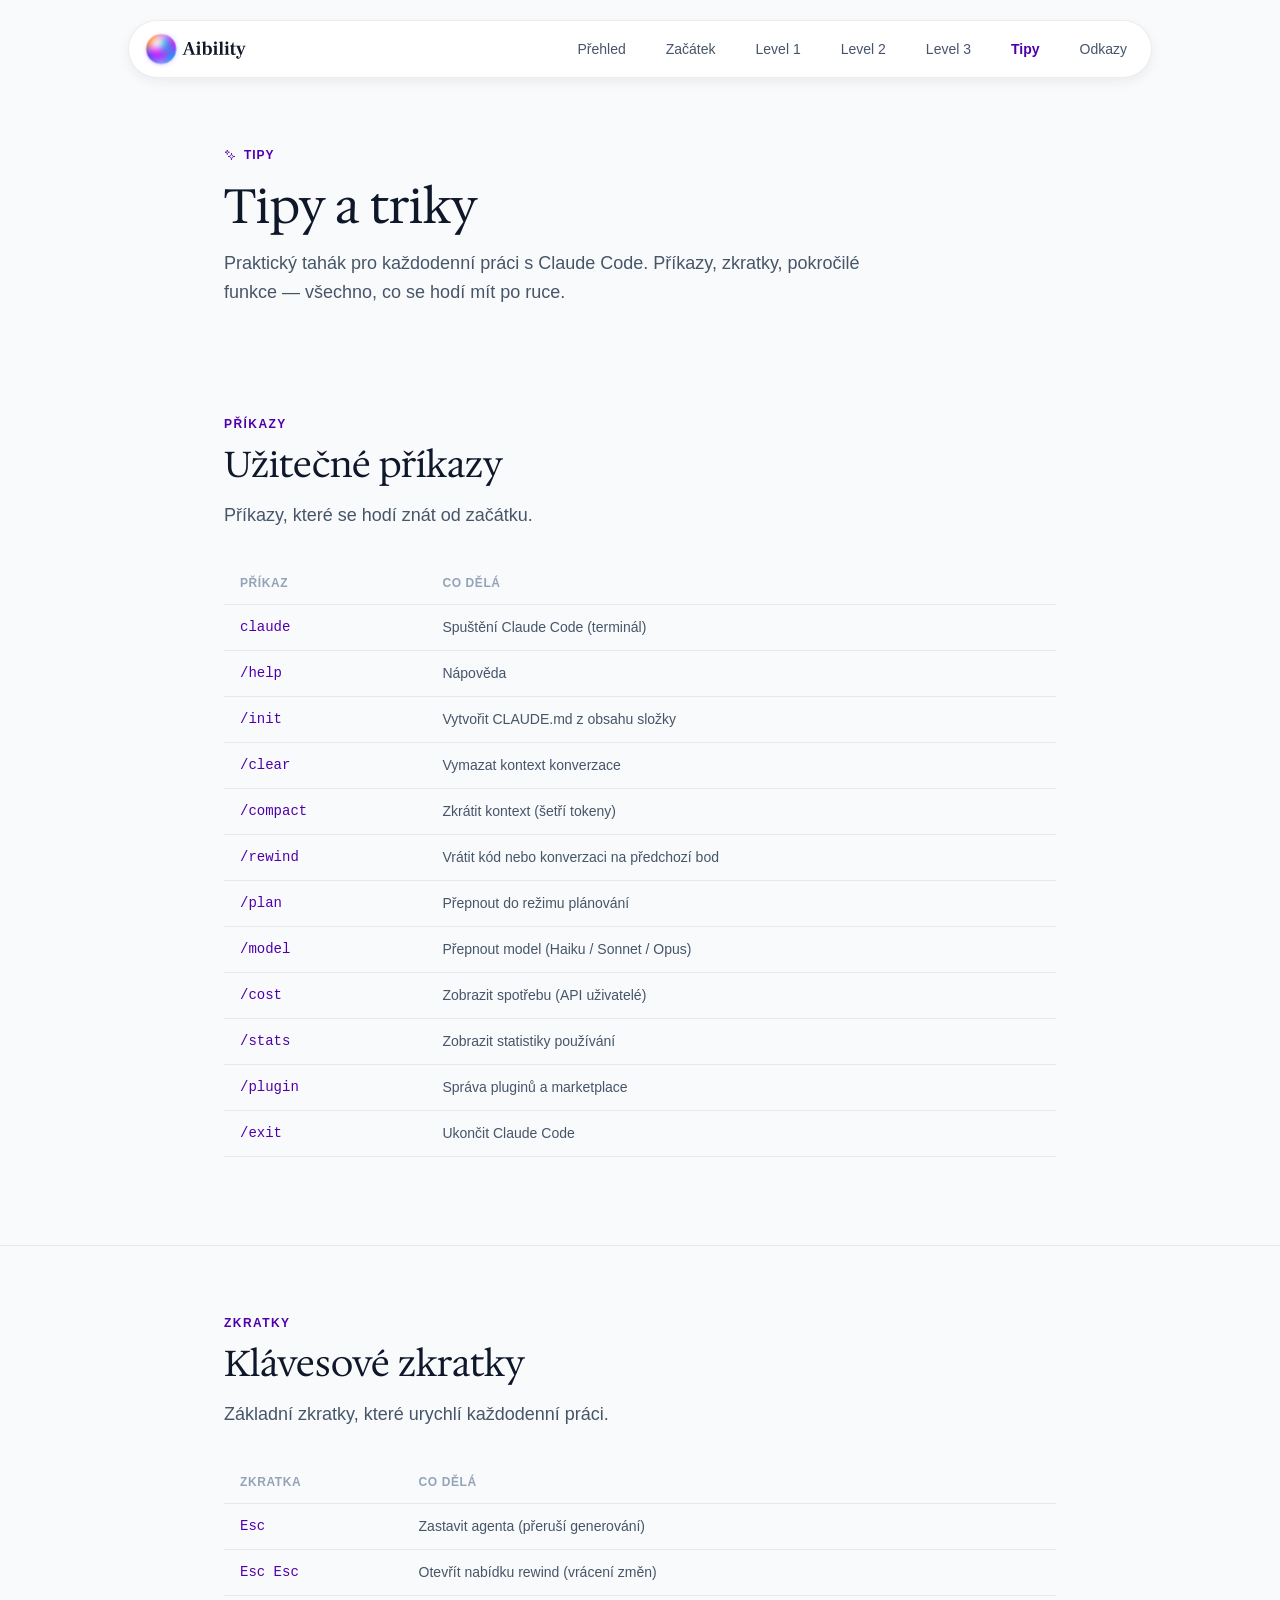
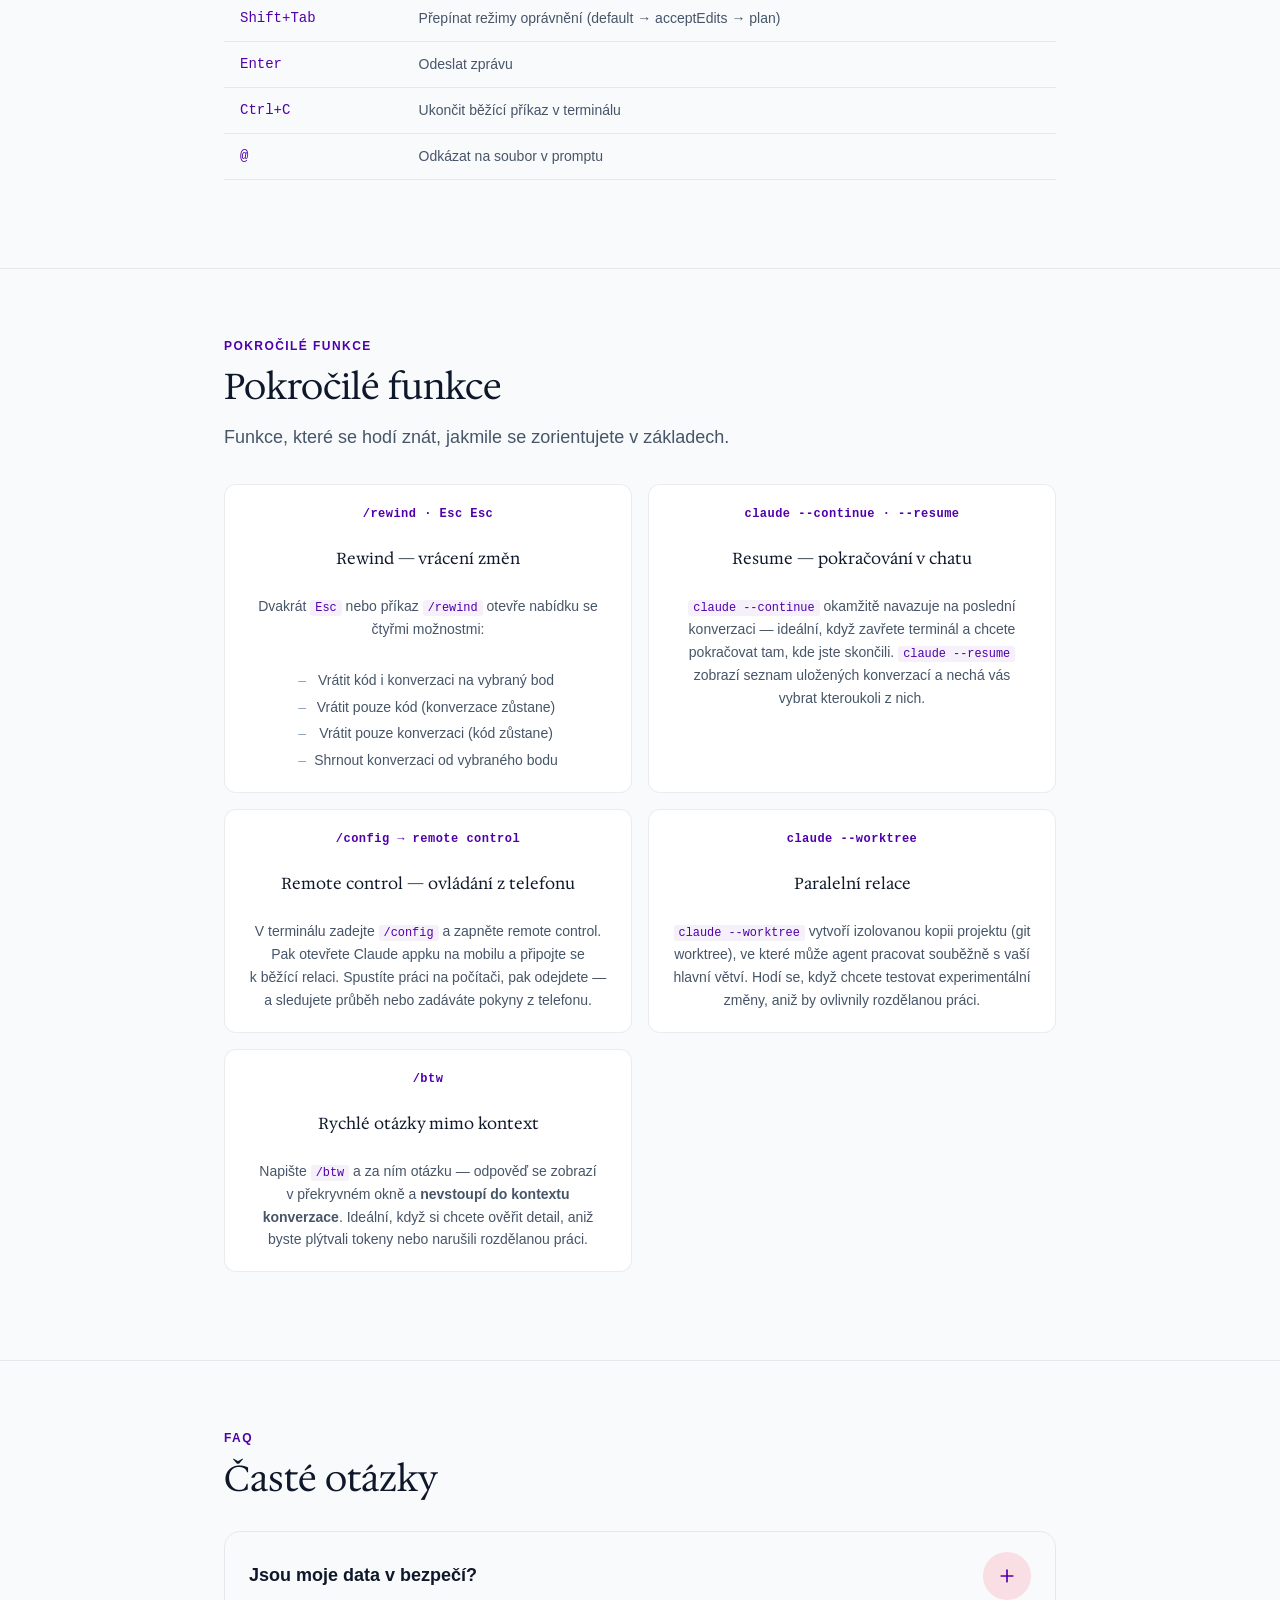
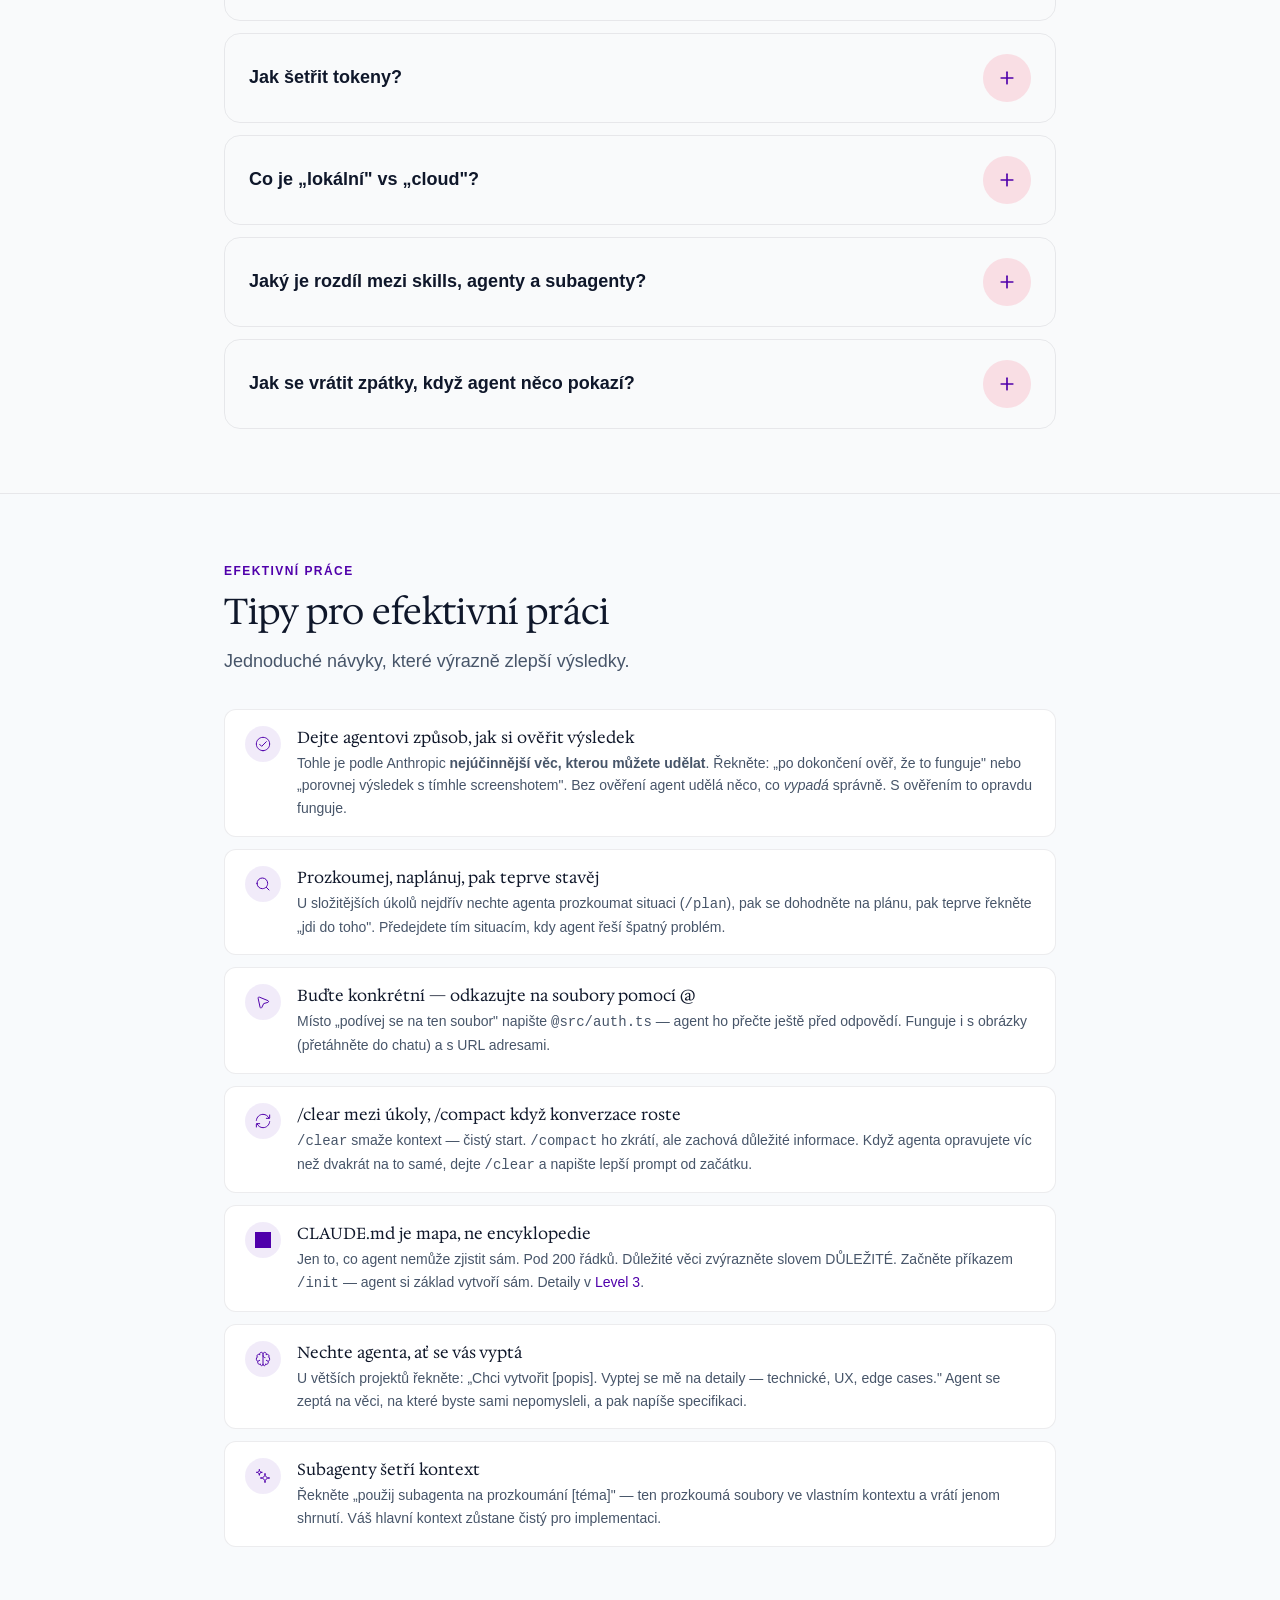
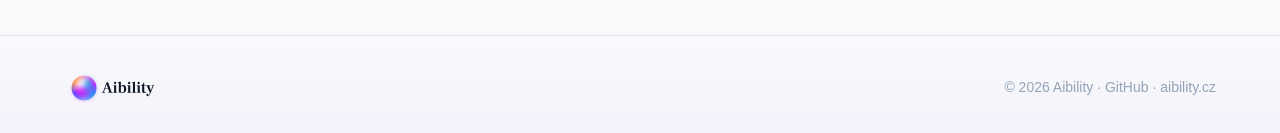
<file: site/tipy/index.html>
<!DOCTYPE html>
<html lang="cs">
<head>
    <meta charset="UTF-8">
    <meta name="viewport" content="width=device-width, initial-scale=1.0">

    <title>Tipy a triky — Naučte se Claude Code | Aibility</title>
    <meta name="description" content="Praktický tahák pro každodenní práci s Claude Code. Příkazy, klávesové zkratky, pokročilé funkce a tipy pro efektivní práci.">

    <link rel="preload" href="../assets/css/styles.css" as="style">
    <link rel="preload" href="../assets/css/iconoir.css" as="style">
    <link rel="preconnect" href="https://fonts.googleapis.com">
    <link rel="preconnect" href="https://fonts.gstatic.com" crossorigin>

    <link rel="icon" type="image/png" href="../favicon.png" sizes="32x32">
    <link rel="apple-touch-icon" href="../apple-touch-icon.png">
    <meta name="theme-color" content="#0B1221">

    <meta property="og:type" content="website">
    <meta property="og:title" content="Tipy a triky — Naučte se Claude Code">
    <meta property="og:description" content="Praktický tahák pro každodenní práci s Claude Code. Příkazy, zkratky, pokročilé funkce.">
    <meta property="og:site_name" content="Aibility">
    <meta property="og:locale" content="cs_CZ">

    <link href="https://fonts.googleapis.com/css2?family=Google+Sans+Flex:wght@400;500;600;700;800&family=Hedvig+Letters+Serif:opsz@12..24&display=swap" rel="stylesheet" media="print" onload="this.media='all'">
    <noscript>
        <link href="https://fonts.googleapis.com/css2?family=Google+Sans+Flex:wght@400;500;600;700;800&family=Hedvig+Letters+Serif:opsz@12..24&display=swap" rel="stylesheet">
    </noscript>

    <link rel="stylesheet" href="../assets/css/styles.css">
    <link rel="stylesheet" href="../assets/css/iconoir.css">

    <style>
        /* Shared subpage styles */

        /* Header offset */
        body { padding-top: 80px; }

        .page-hero { padding: var(--space-16) 0 var(--space-10); background: var(--color-bg-primary); }
        .page-hero__container { max-width: 880px; margin: 0 auto; padding: 0 var(--space-6); }
        .page-hero__eyebrow { display: inline-flex; align-items: center; gap: var(--space-2); color: var(--color-accent-primary); font-size: var(--text-xs); font-weight: var(--font-semibold); letter-spacing: 0.08em; text-transform: uppercase; margin-bottom: var(--space-4); }
        .page-hero__title { font-family: var(--font-family-headings); font-size: clamp(2rem, 4vw, 3rem); line-height: var(--leading-tight); color: var(--color-text-primary); margin: 0 0 var(--space-4); font-weight: var(--font-normal); }
        .page-hero__lead { font-size: var(--text-lg); line-height: var(--leading-relaxed); color: var(--color-text-secondary); margin: 0; max-width: 680px; }

        .content-section { padding: var(--space-16) 0; border-bottom: 1px solid var(--color-border); }
        .content-section:nth-child(even) { background: var(--color-bg-secondary); }
        .content-section__container { max-width: 880px; margin: 0 auto; padding: 0 var(--space-6); }
        .content-section__eyebrow { display: inline-block; color: var(--color-accent-primary); font-size: var(--text-xs); font-weight: var(--font-semibold); letter-spacing: 0.12em; text-transform: uppercase; margin-bottom: var(--space-3); }
        .content-section__title { font-family: var(--font-family-headings); font-size: clamp(1.5rem, 3vw, 2.25rem); line-height: var(--leading-tight); color: var(--color-text-primary); margin: 0 0 var(--space-4); font-weight: var(--font-normal); }
        .content-section__lead { font-size: var(--text-lg); line-height: var(--leading-relaxed); color: var(--color-text-secondary); margin: 0 0 var(--space-8); }

        /* Commands table */
        .commands-table { width: 100%; border-collapse: collapse; margin: var(--space-6) 0; }
        .commands-table th, .commands-table td { padding: var(--space-3) var(--space-4); text-align: left; border-bottom: 1px solid var(--color-border); font-size: var(--text-sm); }
        .commands-table th { color: var(--color-text-tertiary); font-weight: var(--font-semibold); font-size: var(--text-xs); text-transform: uppercase; letter-spacing: 0.05em; }
        .commands-table td:first-child { font-family: "SF Mono", Menlo, Consolas, monospace; color: var(--color-accent-primary); white-space: nowrap; }
        .commands-table td:last-child { color: var(--color-text-secondary); }

        /* Tips list */
        .tips-list { list-style: none; margin: var(--space-6) 0; padding: 0; display: flex; flex-direction: column; gap: var(--space-3); }
        .tips-list__item { display: flex; align-items: flex-start; gap: var(--space-4); padding: var(--space-4) var(--space-5); background: var(--color-bg-card); border: 1px solid var(--color-border); border-radius: var(--radius-lg); }
        .tips-list__icon { flex-shrink: 0; width: 36px; height: 36px; border-radius: var(--radius-full); display: flex; align-items: center; justify-content: center; font-size: var(--text-base); background: rgba(80, 0, 171, 0.08); color: var(--color-accent-primary); }
        .tips-list__body { flex: 1; min-width: 0; }
        .tips-list__title { font-weight: var(--font-semibold); color: var(--color-text-primary); font-size: var(--text-base); margin: 0 0 2px; }
        .tips-list__desc { color: var(--color-text-secondary); font-size: var(--text-sm); line-height: var(--leading-relaxed); margin: 0; }

        /* Feature cards grid */
        .feature-grid { display: grid; grid-template-columns: repeat(auto-fill, minmax(380px, 1fr)); gap: var(--space-4); margin: var(--space-6) 0; }
        .feature-card { padding: var(--space-5) var(--space-6); background: var(--color-bg-card); border: 1px solid var(--color-border); border-radius: var(--radius-lg); }
        .feature-card__eyebrow { font-family: "SF Mono", Menlo, Consolas, monospace; font-size: var(--text-xs); color: var(--color-accent-primary); font-weight: var(--font-semibold); letter-spacing: 0.04em; margin: 0 0 var(--space-2); }
        .feature-card__title { font-weight: var(--font-semibold); color: var(--color-text-primary); font-size: var(--text-base); margin: 0 0 var(--space-2); }
        .feature-card__desc { color: var(--color-text-secondary); font-size: var(--text-sm); line-height: var(--leading-relaxed); margin: 0; }
        .feature-card__desc code { font-family: "SF Mono", Menlo, Consolas, monospace; font-size: 0.85em; color: var(--color-accent-primary); background: rgba(80, 0, 171, 0.06); padding: 1px 5px; border-radius: 3px; }
        .feature-card__options { margin: var(--space-3) 0 0; padding: 0; list-style: none; display: flex; flex-direction: column; gap: var(--space-1); }
        .feature-card__options li { font-size: var(--text-sm); color: var(--color-text-secondary); line-height: var(--leading-relaxed); padding-left: var(--space-4); position: relative; }
        .feature-card__options li::before { content: "–"; position: absolute; left: 0; color: var(--color-text-tertiary); }
        .feature-card__options li code { font-family: "SF Mono", Menlo, Consolas, monospace; font-size: 0.85em; color: var(--color-accent-primary); background: rgba(80, 0, 171, 0.06); padding: 1px 5px; border-radius: 3px; }

        @media (max-width: 600px) {
            .feature-grid { grid-template-columns: 1fr; }
        }
    </style>
</head>
<body>
    <a href="#main-content" class="skip-link">Přeskočit na obsah</a>

    <header class="header" id="header">
        <div class="header__container container">
            <div class="header__left">
                <a href="../" class="header__logo" aria-label="Aibility">
                    <img src="../assets/img/aibility-logo.svg" alt="Aibility" class="header__logo-img" width="120" height="40" fetchpriority="high">
                </a>
            </div>
            <nav class="header__nav" aria-label="Hlavní navigace">
                <ul class="header__nav-list">
                    <li><a href="../" class="header__nav-item">Přehled</a></li>
                    <li><a href="../zacatek/" class="header__nav-item">Začátek</a></li>
                    <li><a href="../level-1/" class="header__nav-item">Level 1</a></li>
                    <li><a href="../level-2/" class="header__nav-item">Level 2</a></li>
                    <li><a href="../level-3/" class="header__nav-item">Level 3</a></li>
                    <li><a href="./" class="header__nav-item" style="color: var(--color-accent-primary); font-weight: var(--font-semibold);">Tipy</a></li>
                    <li><a href="../odkazy/" class="header__nav-item">Odkazy</a></li>
                </ul>
            </nav>
        </div>
    </header>

    <main id="main-content" tabindex="-1">
        <section class="page-hero">
            <div class="page-hero__container">
                <span class="page-hero__eyebrow"><i class="iconoir-sparks"></i> Tipy</span>
                <h1 class="page-hero__title">Tipy a&nbsp;triky</h1>
                <p class="page-hero__lead">
                    Praktický tahák pro každodenní práci s&nbsp;Claude&nbsp;Code. Příkazy, zkratky, pokročilé funkce&nbsp;— všechno, co se hodí mít po&nbsp;ruce.
                </p>
            </div>
        </section>

        <!-- Commands -->
        <section class="content-section">
            <div class="content-section__container">
                <span class="content-section__eyebrow">Příkazy</span>
                <h2 class="content-section__title">Užitečné příkazy</h2>
                <p class="content-section__lead">Příkazy, které se hodí znát od začátku.</p>

                <table class="commands-table">
                    <thead>
                        <tr>
                            <th>Příkaz</th>
                            <th>Co dělá</th>
                        </tr>
                    </thead>
                    <tbody>
                        <tr><td>claude</td><td>Spuštění Claude Code (terminál)</td></tr>
                        <tr><td>/help</td><td>Nápověda</td></tr>
                        <tr><td>/init</td><td>Vytvořit CLAUDE.md z&nbsp;obsahu složky</td></tr>
                        <tr><td>/clear</td><td>Vymazat kontext konverzace</td></tr>
                        <tr><td>/compact</td><td>Zkrátit kontext (šetří tokeny)</td></tr>
                        <tr><td>/rewind</td><td>Vrátit kód nebo konverzaci na&nbsp;předchozí bod</td></tr>
                        <tr><td>/plan</td><td>Přepnout do režimu plánování</td></tr>
                        <tr><td>/model</td><td>Přepnout model (Haiku / Sonnet / Opus)</td></tr>
                        <tr><td>/cost</td><td>Zobrazit spotřebu (API uživatelé)</td></tr>
                        <tr><td>/stats</td><td>Zobrazit statistiky používání</td></tr>
                        <tr><td>/plugin</td><td>Správa pluginů a&nbsp;marketplace</td></tr>
                        <tr><td>/exit</td><td>Ukončit Claude Code</td></tr>
                    </tbody>
                </table>
            </div>
        </section>

        <!-- Keyboard shortcuts -->
        <section class="content-section">
            <div class="content-section__container">
                <span class="content-section__eyebrow">Zkratky</span>
                <h2 class="content-section__title">Klávesové zkratky</h2>
                <p class="content-section__lead">Základní zkratky, které urychlí každodenní práci.</p>

                <table class="commands-table">
                    <thead>
                        <tr>
                            <th>Zkratka</th>
                            <th>Co dělá</th>
                        </tr>
                    </thead>
                    <tbody>
                        <tr><td>Esc</td><td>Zastavit agenta (přeruší generování)</td></tr>
                        <tr><td>Esc Esc</td><td>Otevřít nabídku rewind (vrácení změn)</td></tr>
                        <tr><td>Shift+Tab</td><td>Přepínat režimy oprávnění (default → acceptEdits → plan)</td></tr>
                        <tr><td>Enter</td><td>Odeslat zprávu</td></tr>
                        <tr><td>Ctrl+C</td><td>Ukončit běžící příkaz v&nbsp;terminálu</td></tr>
                        <tr><td>@</td><td>Odkázat na soubor v&nbsp;promptu</td></tr>
                    </tbody>
                </table>
            </div>
        </section>

        <!-- Advanced features -->
        <section class="content-section">
            <div class="content-section__container">
                <span class="content-section__eyebrow">Pokročilé funkce</span>
                <h2 class="content-section__title">Pokročilé funkce</h2>
                <p class="content-section__lead">Funkce, které se hodí znát, jakmile se zorientujete v&nbsp;základech.</p>

                <div class="feature-grid">
                    <div class="feature-card">
                        <p class="feature-card__eyebrow">/rewind · Esc Esc</p>
                        <h3 class="feature-card__title">Rewind — vrácení změn</h3>
                        <p class="feature-card__desc">Dvakrát <code>Esc</code> nebo příkaz <code>/rewind</code> otevře nabídku se čtyřmi možnostmi:</p>
                        <ul class="feature-card__options">
                            <li>Vrátit kód i&nbsp;konverzaci na vybraný bod</li>
                            <li>Vrátit pouze kód (konverzace zůstane)</li>
                            <li>Vrátit pouze konverzaci (kód zůstane)</li>
                            <li>Shrnout konverzaci od vybraného bodu</li>
                        </ul>
                    </div>

                    <div class="feature-card">
                        <p class="feature-card__eyebrow">claude --continue · --resume</p>
                        <h3 class="feature-card__title">Resume — pokračování v&nbsp;chatu</h3>
                        <p class="feature-card__desc"><code>claude --continue</code> okamžitě navazuje na&nbsp;poslední konverzaci — ideální, když zavřete terminál a&nbsp;chcete pokračovat tam, kde jste skončili. <code>claude --resume</code> zobrazí seznam uložených konverzací a&nbsp;nechá vás vybrat kteroukoli z&nbsp;nich.</p>
                    </div>

                    <div class="feature-card">
                        <p class="feature-card__eyebrow">/config → remote control</p>
                        <h3 class="feature-card__title">Remote control — ovládání z&nbsp;telefonu</h3>
                        <p class="feature-card__desc">V&nbsp;terminálu zadejte <code>/config</code> a&nbsp;zapněte remote control. Pak otevřete Claude appku na&nbsp;mobilu a&nbsp;připojte se k&nbsp;běžící relaci. Spustíte práci na počítači, pak odejdete — a&nbsp;sledujete průběh nebo zadáváte pokyny z&nbsp;telefonu.</p>
                    </div>

                    <div class="feature-card">
                        <p class="feature-card__eyebrow">claude --worktree</p>
                        <h3 class="feature-card__title">Paralelní relace</h3>
                        <p class="feature-card__desc"><code>claude --worktree</code> vytvoří izolovanou kopii projektu (git worktree), ve&nbsp;které může agent pracovat souběžně s&nbsp;vaší hlavní větví. Hodí se, když chcete testovat experimentální změny, aniž by ovlivnily rozdělanou práci.</p>
                    </div>

                    <div class="feature-card">
                        <p class="feature-card__eyebrow">/btw</p>
                        <h3 class="feature-card__title">Rychlé otázky mimo kontext</h3>
                        <p class="feature-card__desc">Napište <code>/btw</code> a&nbsp;za ním otázku&nbsp;— odpověď se zobrazí v&nbsp;překryvném okně a&nbsp;<strong>nevstoupí do&nbsp;kontextu konverzace</strong>. Ideální, když si chcete ověřit detail, aniž byste plýtvali tokeny nebo narušili rozdělanou práci.</p>
                    </div>
                </div>
            </div>
        </section>

        <!-- FAQ -->
        <section class="content-section">
            <div class="content-section__container">
                <span class="content-section__eyebrow">FAQ</span>
                <h2 class="content-section__title">Časté otázky</h2>

                <div class="accordion accordion--plus">
                    <div class="accordion__item">
                        <button class="accordion__header" aria-expanded="false">
                            <span class="accordion__question">Jsou moje data v&nbsp;bezpečí?</span>
                            <span class="accordion__icon accordion__icon--plus">
                                <svg width="20" height="20" viewBox="0 0 24 24" fill="none" stroke="currentColor" stroke-width="2" stroke-linecap="round"><line x1="12" y1="5" x2="12" y2="19"/><line x1="5" y1="12" x2="19" y2="12"/></svg>
                            </span>
                        </button>
                        <div class="accordion__content">
                            <p>Agent má přístup jen ke&nbsp;složce, ve&nbsp;které běží&nbsp;— ne k&nbsp;celému počítači. U&nbsp;důležitých akcí (mazání, instalace) se vás vždy zeptá na&nbsp;povolení. Vaše prompty a&nbsp;soubory se posílají na&nbsp;servery Anthropic ke&nbsp;zpracování. U&nbsp;firemních plánů (Team, Enterprise) se data nepoužívají k&nbsp;trénování a&nbsp;uchovávají se maximálně 30&nbsp;dní. U&nbsp;osobních plánů (Pro, Max) záleží na&nbsp;vašem nastavení soukromí v&nbsp;claude.ai/settings. Pro firmy Anthropic nabízí enterprise licencování s&nbsp;přísnějšími zárukami.</p>
                            <p class="accordion__links">Podrobněji: <a href="https://code.claude.com/docs/en/security" target="_blank" rel="noopener">Security</a> · <a href="https://code.claude.com/docs/en/data-usage" target="_blank" rel="noopener">Data usage</a></p>
                        </div>
                    </div>

                    <div class="accordion__item">
                        <button class="accordion__header" aria-expanded="false">
                            <span class="accordion__question">Jak šetřit tokeny?</span>
                            <span class="accordion__icon accordion__icon--plus">
                                <svg width="20" height="20" viewBox="0 0 24 24" fill="none" stroke="currentColor" stroke-width="2" stroke-linecap="round"><line x1="12" y1="5" x2="12" y2="19"/><line x1="5" y1="12" x2="19" y2="12"/></svg>
                            </span>
                        </button>
                        <div class="accordion__content">
                            <p>Tokeny jsou jednotky „myšlení", které agent spotřebovává. Tři způsoby, jak je šetřit: <strong>1)</strong>&nbsp;Začínejte ve&nbsp;správné složce — nespouštějte agenta v&nbsp;kořenovém adresáři. <strong>2)</strong>&nbsp;Vytvořte si CLAUDE.md — jedna věta o&nbsp;projektu ušetří stovky tokenů. <strong>3)</strong>&nbsp;Používejte <code>/compact</code> — zkrátí konverzaci a&nbsp;uvolní kontextové okno.</p>
                            <p class="accordion__links">Podrobněji: <a href="https://code.claude.com/docs/en/costs" target="_blank" rel="noopener">Costs</a> · <a href="https://code.claude.com/docs/en/best-practices" target="_blank" rel="noopener">Best practices</a></p>
                        </div>
                    </div>

                    <div class="accordion__item">
                        <button class="accordion__header" aria-expanded="false">
                            <span class="accordion__question">Co je „lokální" vs „cloud"?</span>
                            <span class="accordion__icon accordion__icon--plus">
                                <svg width="20" height="20" viewBox="0 0 24 24" fill="none" stroke="currentColor" stroke-width="2" stroke-linecap="round"><line x1="12" y1="5" x2="12" y2="19"/><line x1="5" y1="12" x2="19" y2="12"/></svg>
                            </span>
                        </button>
                        <div class="accordion__content">
                            <p><strong>Lokální</strong>&nbsp;— agent pracuje přímo s&nbsp;vašimi soubory na&nbsp;počítači. Výpočty probíhají na&nbsp;serverech Anthropic, ale soubory zůstávají u&nbsp;vás. <strong>Cloud</strong>&nbsp;— agent běží v&nbsp;izolovaném prostředí na&nbsp;serverech Anthropic, pracuje primárně s&nbsp;repozitáři na&nbsp;GitHubu. Pro začátek volte lokální.</p>
                            <p class="accordion__links">Podrobněji: <a href="https://code.claude.com/docs/en/claude-code-on-the-web" target="_blank" rel="noopener">Claude Code on the web</a></p>
                        </div>
                    </div>

                    <div class="accordion__item">
                        <button class="accordion__header" aria-expanded="false">
                            <span class="accordion__question">Jaký je rozdíl mezi skills, agenty a&nbsp;subagenty?</span>
                            <span class="accordion__icon accordion__icon--plus">
                                <svg width="20" height="20" viewBox="0 0 24 24" fill="none" stroke="currentColor" stroke-width="2" stroke-linecap="round"><line x1="12" y1="5" x2="12" y2="19"/><line x1="5" y1="12" x2="19" y2="12"/></svg>
                            </span>
                        </button>
                        <div class="accordion__content">
                            <p><strong>Skill</strong> je textový soubor s&nbsp;instrukcemi — říká agentovi, jak provést konkrétní úkol. Načítá se na&nbsp;vyžádání. <strong>Subagent</strong> je izolovaný pracovník s&nbsp;vlastním kontextovým oknem — agent si ho pouští na&nbsp;dílčí úkoly, aby nezaplnil svůj hlavní kontext. <strong>Plugin</strong> je balíček, který může obsahovat skills, subagenty, hooky a&nbsp;MCP servery dohromady.</p>
                            <p class="accordion__links">Podrobněji: <a href="https://code.claude.com/docs/en/skills" target="_blank" rel="noopener">Skills</a> · <a href="https://code.claude.com/docs/en/features-overview" target="_blank" rel="noopener">Features overview</a></p>
                        </div>
                    </div>

                    <div class="accordion__item">
                        <button class="accordion__header" aria-expanded="false">
                            <span class="accordion__question">Jak se vrátit zpátky, když agent něco pokazí?</span>
                            <span class="accordion__icon accordion__icon--plus">
                                <svg width="20" height="20" viewBox="0 0 24 24" fill="none" stroke="currentColor" stroke-width="2" stroke-linecap="round"><line x1="12" y1="5" x2="12" y2="19"/><line x1="5" y1="12" x2="19" y2="12"/></svg>
                            </span>
                        </button>
                        <div class="accordion__content">
                            <p>Dvakrát <strong>Escape</strong> (nebo příkaz <code>/rewind</code>) otevře nabídku, kde vrátíte kód, konverzaci, nebo oboje na&nbsp;libovolný předchozí bod. Jedním Escape zastavíte agenta uprostřed práce. Nebo prostě řekněte: „Vrať to zpátky."</p>
                        </div>
                    </div>
                </div>
            </div>
        </section>

        <!-- Effective work tips -->
        <section class="content-section" style="border-bottom: none;">
            <div class="content-section__container">
                <span class="content-section__eyebrow">Efektivní práce</span>
                <h2 class="content-section__title">Tipy pro efektivní práci</h2>
                <p class="content-section__lead">Jednoduché návyky, které výrazně zlepší výsledky.</p>

                <ul class="tips-list">
                    <li class="tips-list__item">
                        <div class="tips-list__icon"><i class="iconoir-check-circle"></i></div>
                        <div class="tips-list__body">
                            <h3 class="tips-list__title">Dejte agentovi způsob, jak si ověřit výsledek</h3>
                            <p class="tips-list__desc">Tohle je podle Anthropic <strong>nejúčinnější věc, kterou můžete udělat</strong>. Řekněte: „po dokončení ověř, že to funguje" nebo „porovnej výsledek s&nbsp;tímhle screenshotem". Bez ověření agent udělá něco, co <em>vypadá</em> správně. S&nbsp;ověřením to opravdu funguje.</p>
                        </div>
                    </li>
                    <li class="tips-list__item">
                        <div class="tips-list__icon"><i class="iconoir-search"></i></div>
                        <div class="tips-list__body">
                            <h3 class="tips-list__title">Prozkoumej, naplánuj, pak teprve stavěj</h3>
                            <p class="tips-list__desc">U&nbsp;složitějších úkolů nejdřív nechte agenta prozkoumat situaci (<code>/plan</code>), pak se dohodněte na&nbsp;plánu, pak teprve řekněte „jdi do toho". Předejdete tím situacím, kdy agent řeší špatný problém.</p>
                        </div>
                    </li>
                    <li class="tips-list__item">
                        <div class="tips-list__icon"><i class="iconoir-cursor-pointer"></i></div>
                        <div class="tips-list__body">
                            <h3 class="tips-list__title">Buďte konkrétní — odkazujte na soubory pomocí @</h3>
                            <p class="tips-list__desc">Místo „podívej se na ten soubor" napište <code>@src/auth.ts</code>&nbsp;— agent ho přečte ještě před odpovědí. Funguje i&nbsp;s&nbsp;obrázky (přetáhněte do chatu) a&nbsp;s&nbsp;URL adresami.</p>
                        </div>
                    </li>
                    <li class="tips-list__item">
                        <div class="tips-list__icon"><i class="iconoir-refresh-double"></i></div>
                        <div class="tips-list__body">
                            <h3 class="tips-list__title">/clear mezi úkoly, /compact když konverzace roste</h3>
                            <p class="tips-list__desc"><code>/clear</code> smaže kontext&nbsp;— čistý start. <code>/compact</code> ho zkrátí, ale zachová důležité informace. Když agenta opravujete víc než dvakrát na&nbsp;to samé, dejte <code>/clear</code> a&nbsp;napište lepší prompt od&nbsp;začátku.</p>
                        </div>
                    </li>
                    <li class="tips-list__item">
                        <div class="tips-list__icon"><i class="iconoir-file-txt"></i></div>
                        <div class="tips-list__body">
                            <h3 class="tips-list__title">CLAUDE.md je mapa, ne encyklopedie</h3>
                            <p class="tips-list__desc">Jen to, co agent nemůže zjistit sám. Pod 200 řádků. Důležité věci zvýrazněte slovem DŮLEŽITÉ. Začněte příkazem <code>/init</code>&nbsp;— agent si základ vytvoří sám. Detaily v&nbsp;<a href="../level-3/" style="color: var(--color-accent-primary);">Level&nbsp;3</a>.</p>
                        </div>
                    </li>
                    <li class="tips-list__item">
                        <div class="tips-list__icon"><i class="iconoir-brain"></i></div>
                        <div class="tips-list__body">
                            <h3 class="tips-list__title">Nechte agenta, ať se vás vyptá</h3>
                            <p class="tips-list__desc">U&nbsp;větších projektů řekněte: „Chci vytvořit [popis]. Vyptej se mě na&nbsp;detaily — technické, UX, edge cases." Agent se zeptá na&nbsp;věci, na&nbsp;které byste sami nepomysleli, a&nbsp;pak napíše specifikaci.</p>
                        </div>
                    </li>
                    <li class="tips-list__item">
                        <div class="tips-list__icon"><i class="iconoir-sparks"></i></div>
                        <div class="tips-list__body">
                            <h3 class="tips-list__title">Subagenty šetří kontext</h3>
                            <p class="tips-list__desc">Řekněte „použij subagenta na&nbsp;prozkoumání [téma]"&nbsp;— ten prozkoumá soubory ve&nbsp;vlastním kontextu a&nbsp;vrátí jenom shrnutí. Váš hlavní kontext zůstane čistý pro implementaci.</p>
                        </div>
                    </li>
                </ul>
            </div>
        </section>
    </main>

    <footer class="footer" id="footer">
        <div class="container footer__container">
            <div class="footer__logo">
                <img src="../assets/img/aibility-logo.svg" alt="Aibility" class="footer__logo-img" loading="lazy" width="120" height="40">
            </div>
            <p class="footer__copyright">© 2026 Aibility · <a href="https://github.com/aibilitycz/claude-code-90-webinar" target="_blank" rel="noopener" style="color: inherit;">GitHub</a> · <a href="https://aibility.cz" target="_blank" rel="noopener" style="color: inherit;">aibility.cz</a></p>
        </div>
    </footer>

    <script src="../assets/js/prework.js" defer></script>
</body>
</html>
</file>
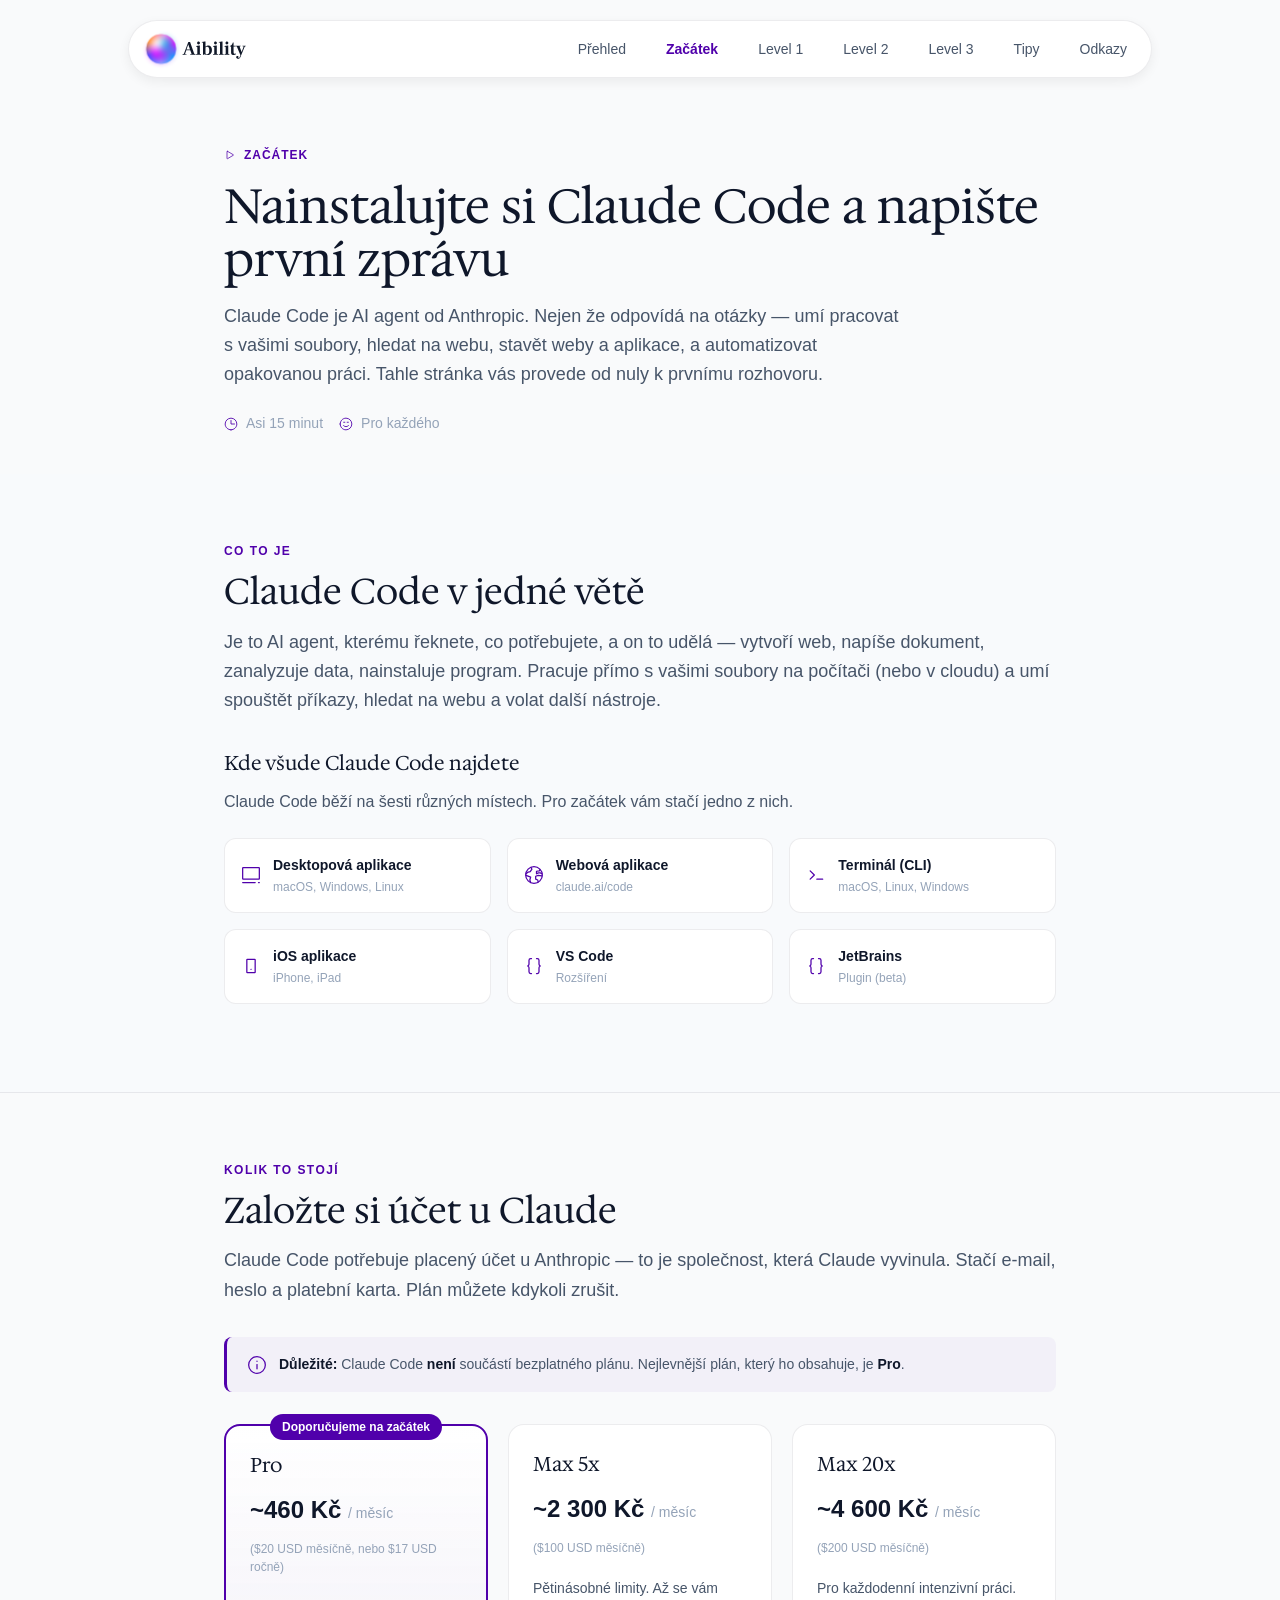
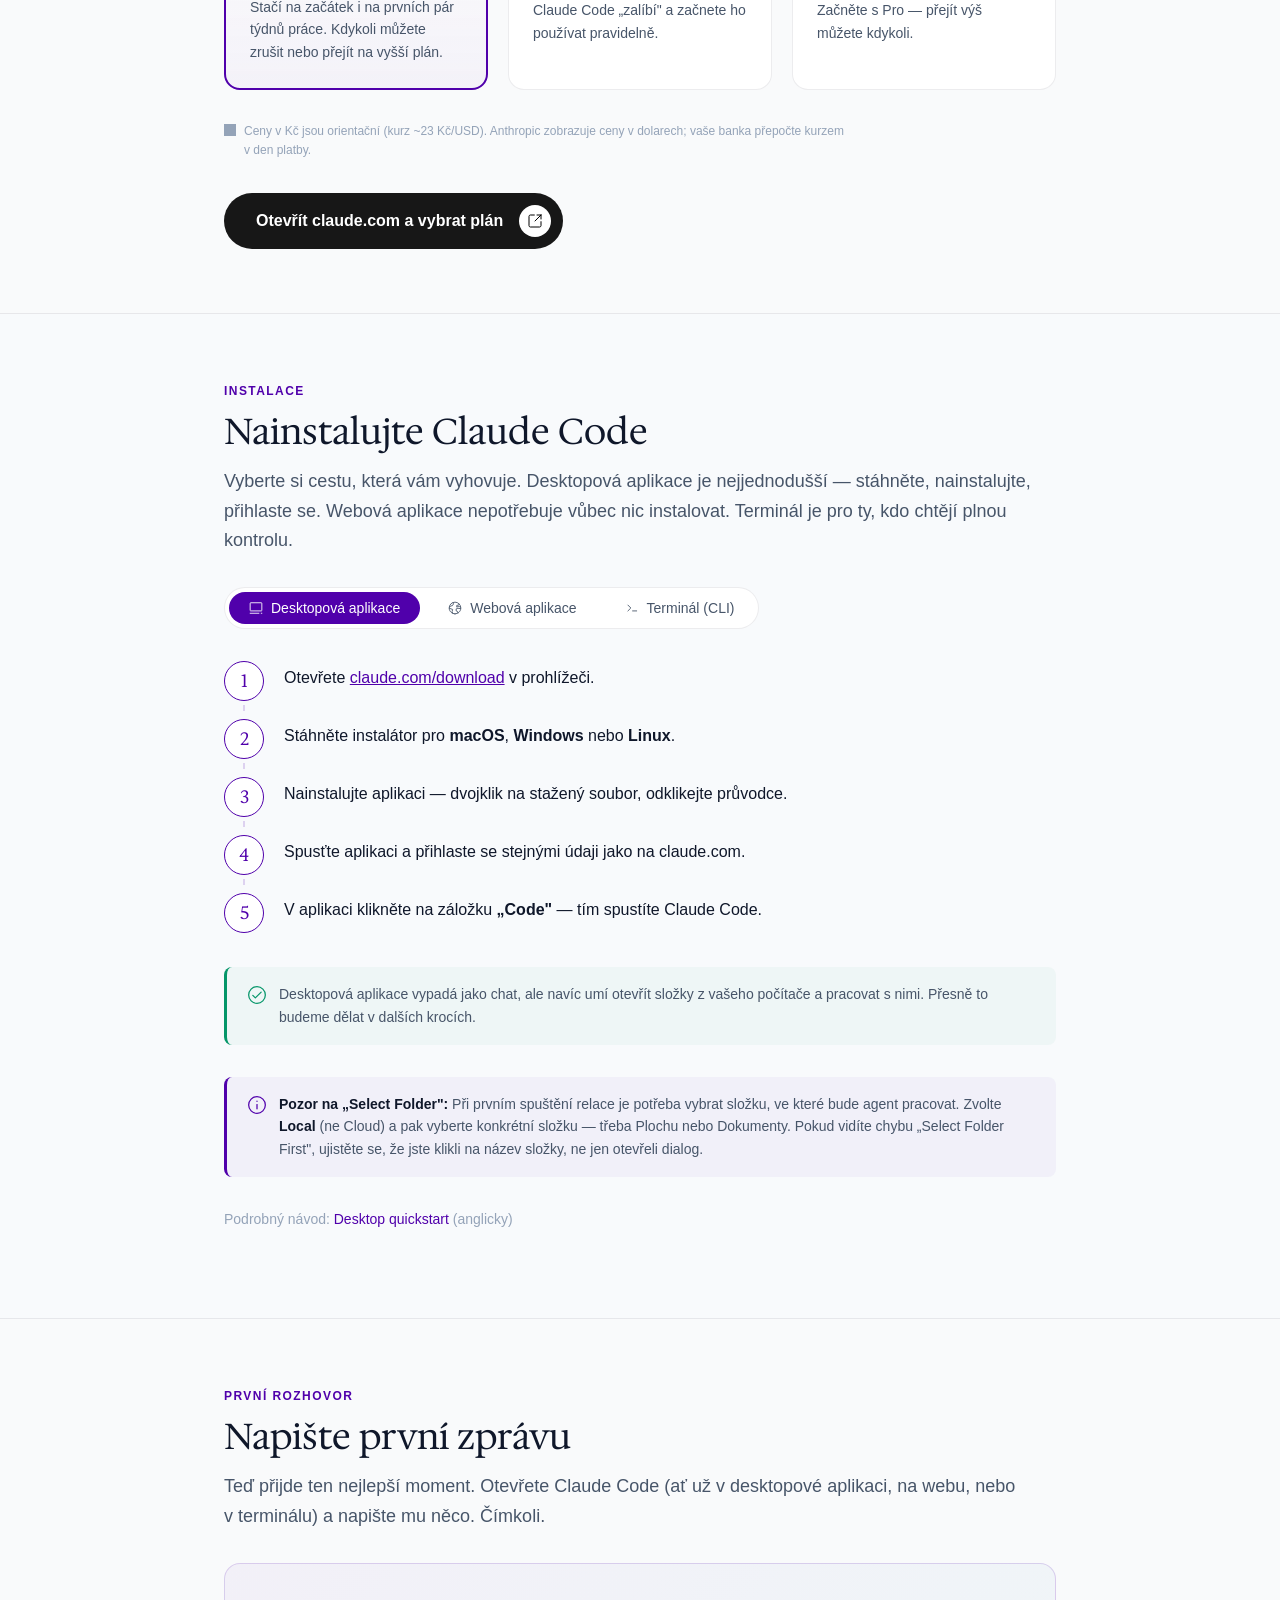
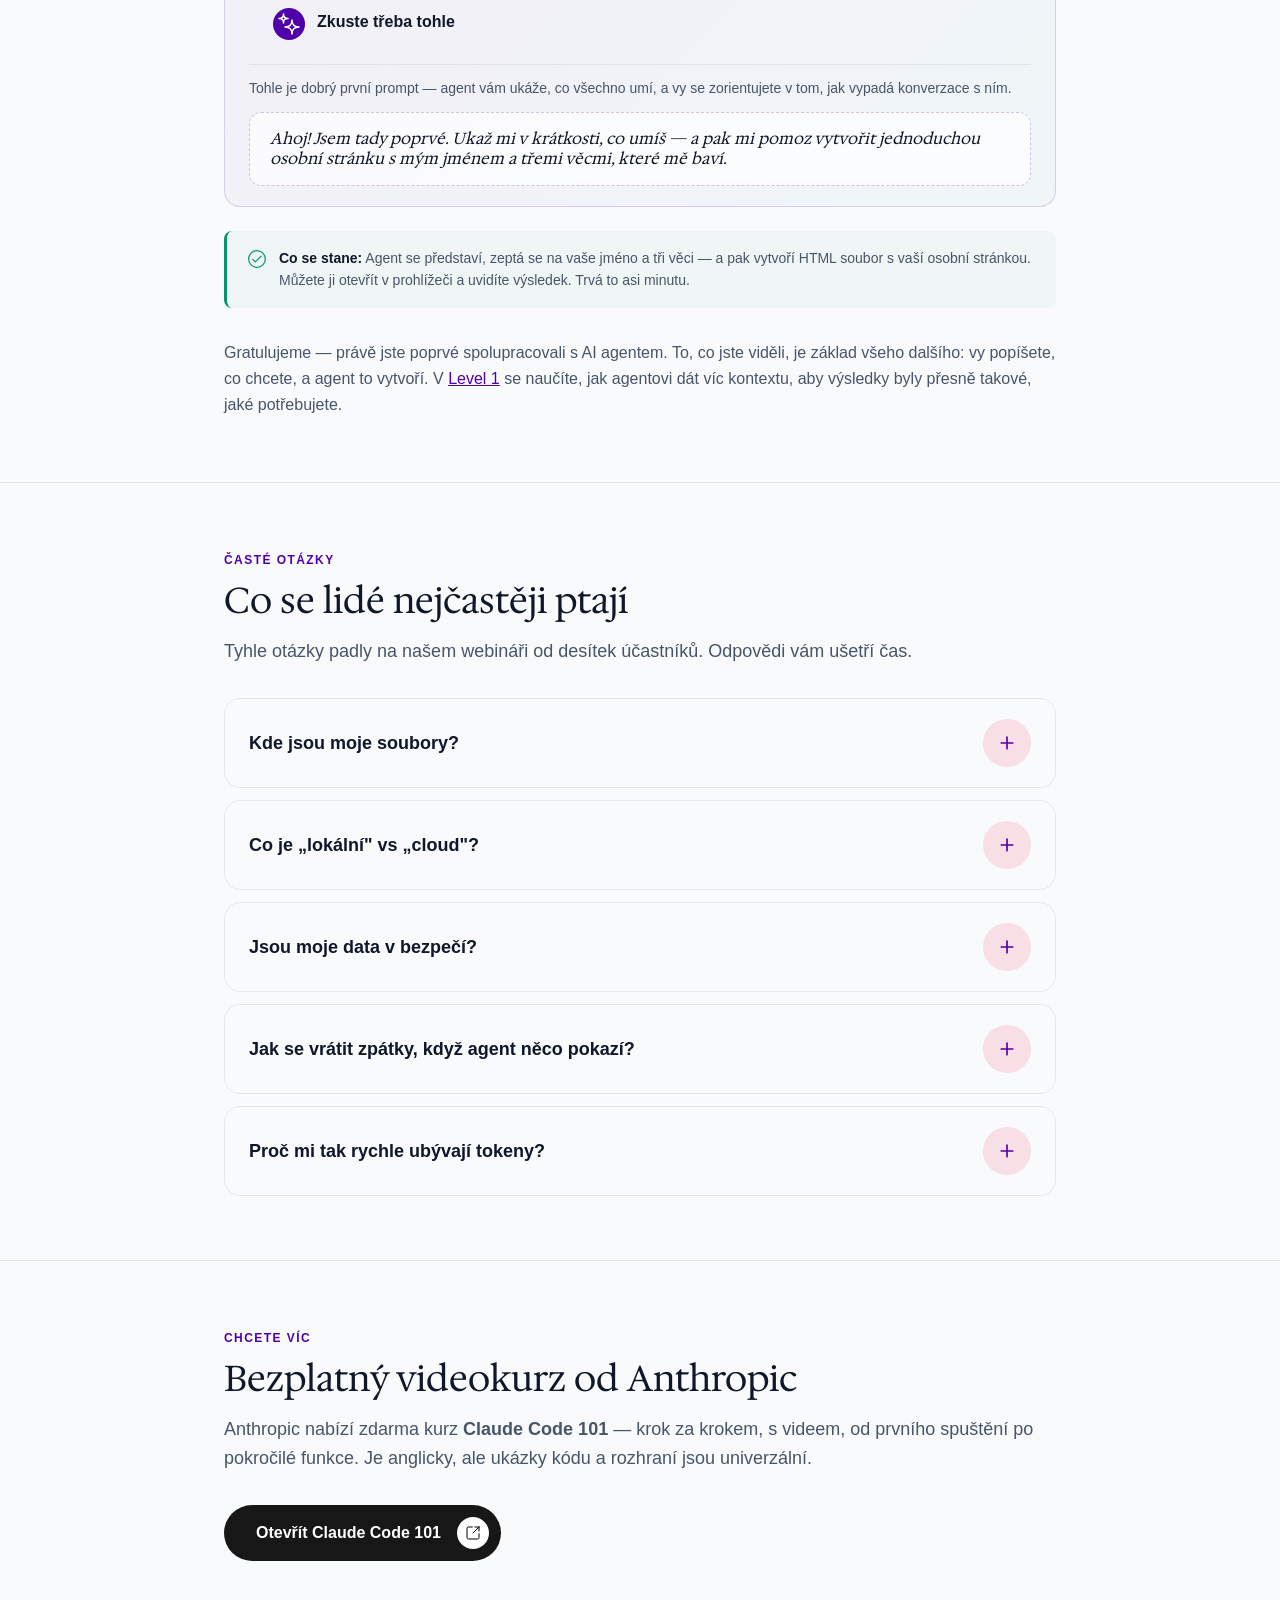
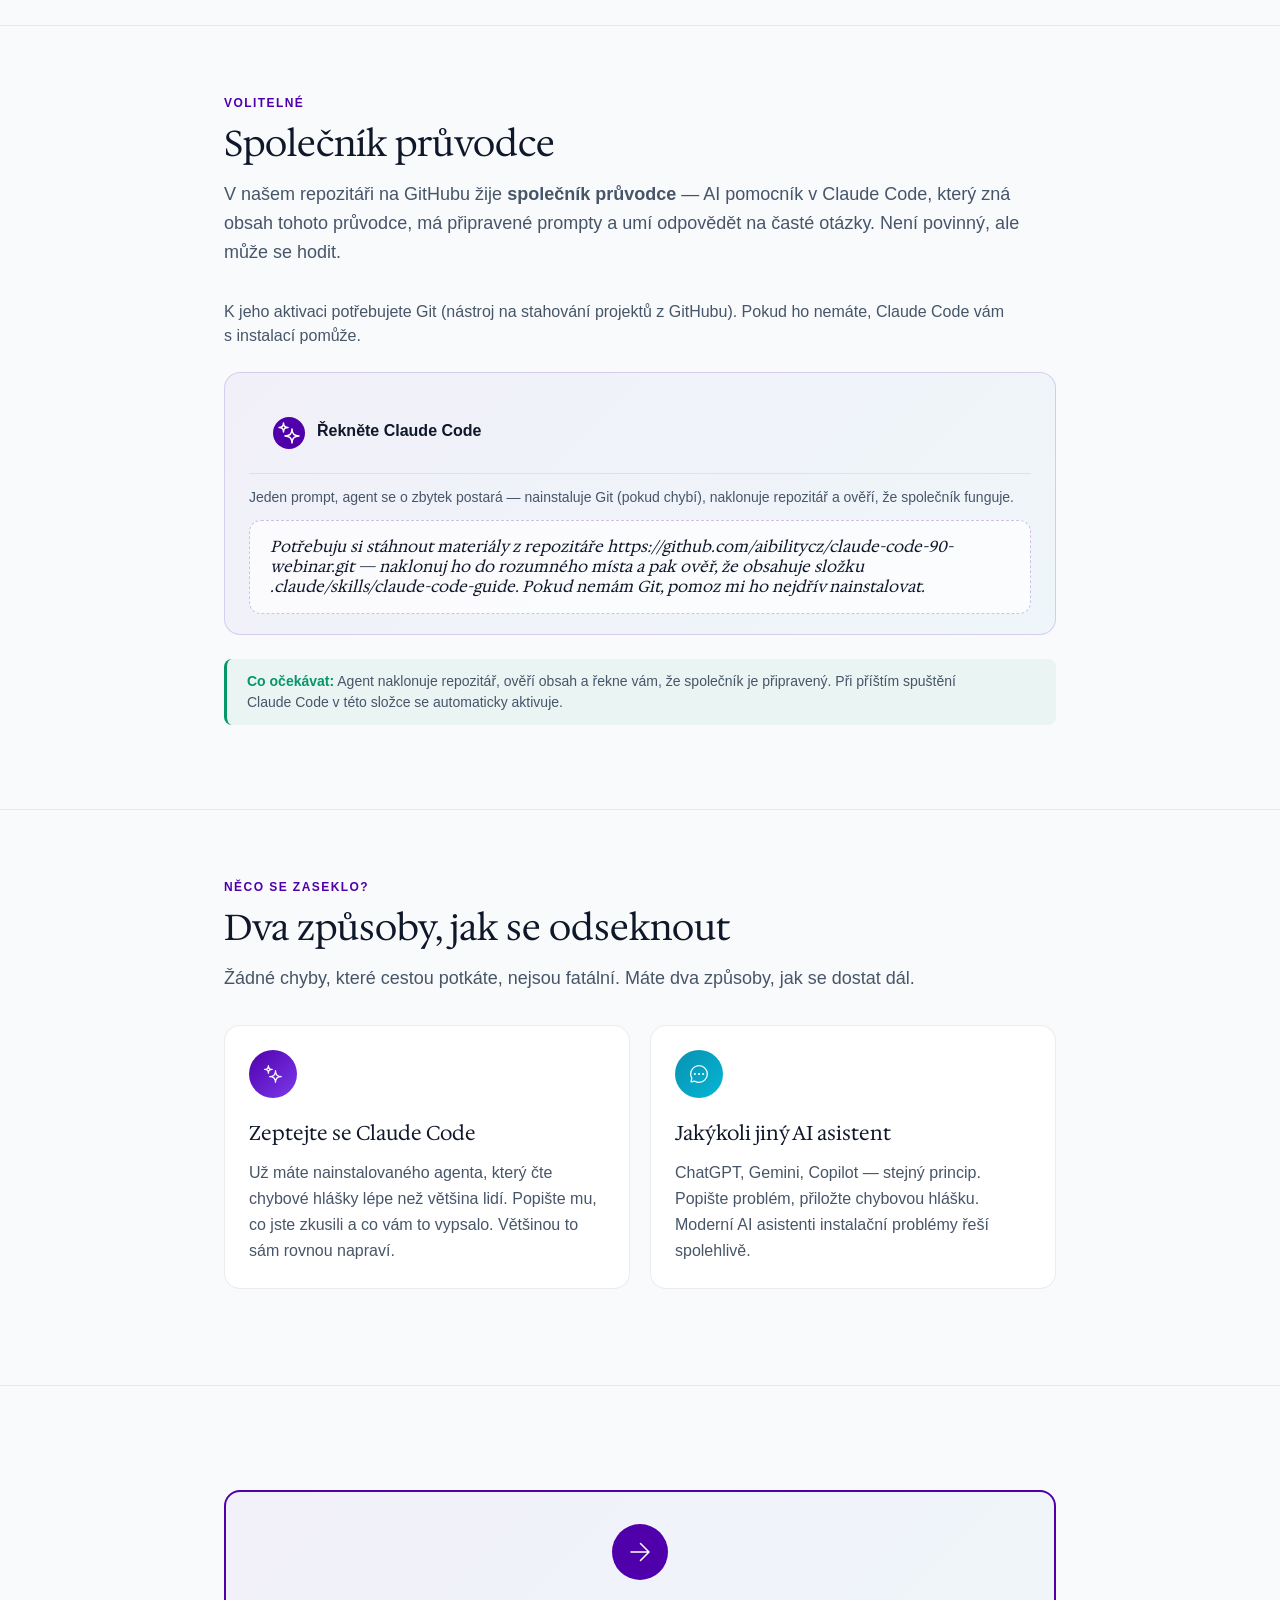
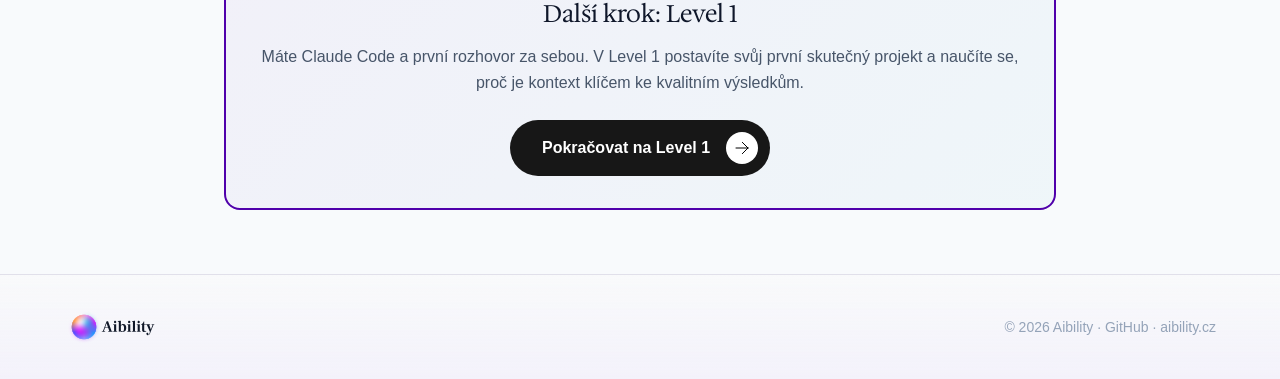
<file: site/zacatek/index.html>
<!DOCTYPE html>
<html lang="cs">
<head>
    <meta charset="UTF-8">
    <meta name="viewport" content="width=device-width, initial-scale=1.0">

    <title>Začněte tady — Naučte se Claude Code | Aibility</title>
    <meta name="description" content="Nainstalujte si Claude Code a napište první zprávu. Tři cesty — desktopová aplikace, prohlížeč nebo terminál. Zabere to asi 15 minut.">

    <link rel="preload" href="../assets/css/styles.css" as="style">
    <link rel="preload" href="../assets/css/iconoir.css" as="style">
    <link rel="preconnect" href="https://fonts.googleapis.com">
    <link rel="preconnect" href="https://fonts.gstatic.com" crossorigin>

    <link rel="icon" type="image/png" href="../favicon.png" sizes="32x32">
    <link rel="apple-touch-icon" href="../apple-touch-icon.png">
    <meta name="theme-color" content="#0B1221">

    <meta property="og:type" content="website">
    <meta property="og:title" content="Začněte tady — Naučte se Claude Code">
    <meta property="og:description" content="Nainstalujte si Claude Code a napište první zprávu. Zabere to asi 15 minut.">
    <meta property="og:site_name" content="Aibility">
    <meta property="og:locale" content="cs_CZ">

    <link href="https://fonts.googleapis.com/css2?family=Google+Sans+Flex:wght@400;500;600;700;800&family=Hedvig+Letters+Serif:opsz@12..24&display=swap" rel="stylesheet" media="print" onload="this.media='all'">
    <noscript>
        <link href="https://fonts.googleapis.com/css2?family=Google+Sans+Flex:wght@400;500;600;700;800&family=Hedvig+Letters+Serif:opsz@12..24&display=swap" rel="stylesheet">
    </noscript>

    <link rel="stylesheet" href="../assets/css/styles.css">
    <link rel="stylesheet" href="../assets/css/iconoir.css">

    <style>
        /* ==========================================================================
           Subpage styles — shared across level pages
           ========================================================================== */

        /* Header offset */
        body { padding-top: 80px; }

        /* Page hero */
        .page-hero {
            padding: var(--space-16) 0 var(--space-10);
            background: var(--color-bg-primary);
        }

        .page-hero__container {
            max-width: 880px;
            margin: 0 auto;
            padding: 0 var(--space-6);
        }

        .page-hero__eyebrow {
            display: inline-flex;
            align-items: center;
            gap: var(--space-2);
            color: var(--color-accent-primary);
            font-size: var(--text-xs);
            font-weight: var(--font-semibold);
            letter-spacing: 0.08em;
            text-transform: uppercase;
            margin-bottom: var(--space-4);
        }

        .page-hero__title {
            font-family: var(--font-family-headings);
            font-size: clamp(2rem, 4vw, 3rem);
            line-height: var(--leading-tight);
            color: var(--color-text-primary);
            margin: 0 0 var(--space-4);
            font-weight: var(--font-normal);
        }

        .page-hero__lead {
            font-size: var(--text-lg);
            line-height: var(--leading-relaxed);
            color: var(--color-text-secondary);
            margin: 0 0 var(--space-6);
            max-width: 680px;
        }

        .page-hero__meta {
            display: flex;
            flex-wrap: wrap;
            gap: var(--space-4);
            color: var(--color-text-tertiary);
            font-size: var(--text-sm);
        }

        .page-hero__meta-item {
            display: inline-flex;
            align-items: center;
            gap: var(--space-2);
        }

        .page-hero__meta-item i { color: var(--color-accent-primary); }

        /* Content sections */
        .content-section {
            padding: var(--space-16) 0;
            border-bottom: 1px solid var(--color-border);
        }

        .content-section:nth-child(even) {
            background: var(--color-bg-secondary);
        }

        .content-section__container {
            max-width: 880px;
            margin: 0 auto;
            padding: 0 var(--space-6);
        }

        .content-section__eyebrow {
            display: inline-block;
            color: var(--color-accent-primary);
            font-size: var(--text-xs);
            font-weight: var(--font-semibold);
            letter-spacing: 0.12em;
            text-transform: uppercase;
            margin-bottom: var(--space-3);
        }

        .content-section__title {
            font-family: var(--font-family-headings);
            font-size: clamp(1.5rem, 3vw, 2.25rem);
            line-height: var(--leading-tight);
            color: var(--color-text-primary);
            margin: 0 0 var(--space-4);
            font-weight: var(--font-normal);
        }

        .content-section__lead {
            font-size: var(--text-lg);
            line-height: var(--leading-relaxed);
            color: var(--color-text-secondary);
            margin: 0 0 var(--space-8);
        }

        .sub-heading {
            font-family: var(--font-family-headings);
            font-size: var(--text-xl);
            color: var(--color-text-primary);
            margin: var(--space-8) 0 var(--space-3);
            font-weight: var(--font-normal);
        }

        /* Callout box */
        .callout {
            display: flex;
            gap: var(--space-3);
            align-items: flex-start;
            padding: var(--space-4) var(--space-5);
            background: rgba(80, 0, 171, 0.04);
            border-left: 3px solid var(--color-accent-primary);
            border-radius: var(--radius-md);
            margin-bottom: var(--space-8);
        }

        .callout--success {
            background: rgba(5, 150, 105, 0.04);
            border-left-color: var(--color-success);
        }

        .callout i {
            color: var(--color-accent-primary);
            font-size: var(--text-xl);
            flex-shrink: 0;
            margin-top: 2px;
        }

        .callout--success i { color: var(--color-success); }

        .callout p {
            margin: 0;
            color: var(--color-text-secondary);
            font-size: var(--text-sm);
            line-height: var(--leading-relaxed);
        }

        .callout strong { color: var(--color-text-primary); }

        /* Tabs */
        .tabs { margin: var(--space-6) 0; }

        .tabs__list {
            display: flex;
            gap: var(--space-2);
            list-style: none;
            margin: 0 0 var(--space-5);
            padding: var(--space-1);
            background: var(--color-bg-card);
            border: 1px solid var(--color-border);
            border-radius: var(--radius-full);
            width: fit-content;
            max-width: 100%;
            overflow-x: auto;
        }

        .tabs__button {
            display: inline-flex;
            align-items: center;
            gap: var(--space-2);
            padding: var(--space-2) var(--space-5);
            background: transparent;
            border: none;
            border-radius: var(--radius-full);
            color: var(--color-text-secondary);
            font-family: inherit;
            font-size: var(--text-sm);
            font-weight: var(--font-medium);
            cursor: pointer;
            transition: all var(--transition-fast);
            white-space: nowrap;
        }

        .tabs__button:hover { color: var(--color-text-primary); }

        .tabs__button[aria-selected="true"] {
            background: var(--color-accent-primary);
            color: white;
        }

        .tabs__panel { display: none; }
        .tabs__panel[aria-hidden="false"] { display: block; }

        /* Code blocks */
        .code-block {
            position: relative;
            margin: var(--space-4) 0;
        }

        .code-block pre {
            margin: 0;
            padding: var(--space-5) var(--space-6);
            padding-right: calc(var(--space-6) + 110px);
            background: #0f172a;
            color: #e2e8f0;
            border-radius: var(--radius-lg);
            font-family: "SF Mono", Menlo, Consolas, "Liberation Mono", monospace;
            font-size: var(--text-sm);
            line-height: var(--leading-relaxed);
            overflow-x: auto;
        }

        .code-block pre code {
            background: transparent;
            color: inherit;
            font-family: inherit;
            font-size: inherit;
            padding: 0;
        }

        /* Expected output */
        .expected {
            margin: var(--space-2) 0 var(--space-5);
            padding: var(--space-3) var(--space-5);
            background: rgba(5, 150, 105, 0.06);
            border-left: 3px solid var(--color-success);
            border-radius: var(--radius-md);
            font-size: var(--text-sm);
            color: var(--color-text-secondary);
        }

        .expected strong { color: var(--color-success); }

        /* Instruction list */
        .instruction-list {
            list-style: none;
            margin: var(--space-6) 0;
            padding: 0;
            counter-reset: instruction;
        }

        .instruction-list li {
            counter-increment: instruction;
            position: relative;
            padding: var(--space-3) 0 var(--space-5) 60px;
            color: var(--color-text-primary);
            font-size: var(--text-base);
            line-height: var(--leading-relaxed);
            min-height: 44px;
        }

        .instruction-list li::before {
            content: counter(instruction);
            position: absolute;
            left: 0;
            top: var(--space-2);
            display: flex;
            align-items: center;
            justify-content: center;
            width: 40px;
            height: 40px;
            background: var(--color-bg-card);
            border: 1.5px solid var(--color-accent-primary);
            color: var(--color-accent-primary);
            border-radius: var(--radius-full);
            font-family: var(--font-family-headings);
            font-weight: var(--font-semibold);
            font-size: var(--text-lg);
        }

        .instruction-list li:not(:last-child)::after {
            content: "";
            position: absolute;
            left: 19.25px;
            top: calc(var(--space-2) + 44px);
            bottom: 0;
            width: 1.5px;
            background: rgba(80, 0, 171, 0.16);
        }

        /* Plan cards (pricing) */
        .plan-grid {
            display: grid;
            grid-template-columns: repeat(3, 1fr);
            gap: var(--space-5);
            margin: var(--space-8) 0;
        }

        @media (max-width: 768px) {
            .plan-grid { grid-template-columns: 1fr; }
        }

        .plan-card {
            background: var(--color-bg-card);
            border: 1px solid var(--color-border);
            border-radius: var(--radius-xl);
            padding: var(--space-6);
            display: flex;
            flex-direction: column;
            gap: var(--space-3);
            transition: all var(--transition-base);
        }

        .plan-card:hover {
            border-color: var(--color-border-light);
            box-shadow: var(--shadow-md);
            transform: translateY(-2px);
        }

        .plan-card--featured {
            border-color: var(--color-accent-primary);
            border-width: 2px;
            background: linear-gradient(180deg, var(--color-bg-card) 0%, rgba(80, 0, 171, 0.03) 100%);
            position: relative;
        }

        .plan-card--featured::before {
            content: "Doporučujeme na začátek";
            position: absolute;
            top: -12px;
            left: 50%;
            transform: translateX(-50%);
            background: var(--color-accent-primary);
            color: white;
            font-size: var(--text-xs);
            font-weight: var(--font-semibold);
            padding: var(--space-1) var(--space-3);
            border-radius: var(--radius-full);
            white-space: nowrap;
        }

        .plan-card__name {
            font-family: var(--font-family-headings);
            font-size: var(--text-xl);
            color: var(--color-text-primary);
            margin: 0;
        }

        .plan-card__price {
            font-size: var(--text-2xl);
            font-weight: var(--font-bold);
            color: var(--color-text-primary);
            margin: 0;
        }

        .plan-card__price small {
            font-size: var(--text-sm);
            font-weight: var(--font-normal);
            color: var(--color-text-tertiary);
        }

        .plan-card__price-note {
            font-size: var(--text-xs);
            color: var(--color-text-tertiary);
            margin: 0;
        }

        .plan-card__desc {
            font-size: var(--text-sm);
            line-height: var(--leading-relaxed);
            color: var(--color-text-secondary);
            margin: var(--space-2) 0 0;
            flex: 1;
        }

        .price-disclaimer {
            display: flex;
            gap: var(--space-2);
            align-items: flex-start;
            font-size: var(--text-xs);
            color: var(--color-text-tertiary);
            line-height: var(--leading-relaxed);
            margin: var(--space-4) 0 var(--space-8);
            max-width: 640px;
        }

        .price-disclaimer i {
            flex-shrink: 0;
            margin-top: 2px;
        }

        /* Prompt card */
        .prompt-card {
            margin: var(--space-6) 0;
            padding: var(--space-5) var(--space-6);
            background: linear-gradient(135deg, rgba(80, 0, 171, 0.04) 0%, rgba(8, 145, 178, 0.04) 100%);
            border: 1px solid rgba(80, 0, 171, 0.16);
            border-radius: var(--radius-xl);
        }

        .prompt-card__header {
            display: flex;
            align-items: center;
            gap: var(--space-3);
            margin-bottom: var(--space-3);
        }

        .prompt-card__icon {
            display: inline-flex;
            align-items: center;
            justify-content: center;
            width: 32px;
            height: 32px;
            background: var(--color-accent-primary);
            color: white;
            border-radius: var(--radius-full);
            font-size: var(--text-lg);
            flex-shrink: 0;
        }

        .prompt-card__title {
            font-weight: var(--font-semibold);
            color: var(--color-text-primary);
            font-size: var(--text-base);
        }

        .prompt-card__desc {
            color: var(--color-text-secondary);
            font-size: var(--text-sm);
            line-height: var(--leading-relaxed);
            margin: 0 0 var(--space-3);
        }

        .prompt-card__text {
            margin: 0;
            padding: var(--space-4) var(--space-5);
            background: rgba(255, 255, 255, 0.7);
            border: 1px dashed rgba(80, 0, 171, 0.24);
            border-radius: var(--radius-lg);
            font-family: var(--font-family-headings);
            font-size: var(--text-base);
            line-height: var(--leading-snug);
            color: var(--color-text-primary);
            font-style: italic;
        }

        /* Surface cards */
        .surface-grid {
            display: grid;
            grid-template-columns: repeat(3, 1fr);
            gap: var(--space-4);
            margin: var(--space-6) 0;
        }

        @media (max-width: 768px) {
            .surface-grid { grid-template-columns: repeat(2, 1fr); }
        }

        @media (max-width: 480px) {
            .surface-grid { grid-template-columns: 1fr; }
        }

        .surface-card {
            display: flex;
            align-items: center;
            gap: var(--space-3);
            padding: var(--space-4);
            background: var(--color-bg-card);
            border: 1px solid var(--color-border);
            border-radius: var(--radius-lg);
        }

        .surface-card i {
            color: var(--color-accent-primary);
            font-size: var(--text-xl);
            flex-shrink: 0;
        }

        .surface-card__info {
            display: flex;
            flex-direction: column;
            gap: 2px;
        }

        .surface-card__name {
            font-weight: var(--font-semibold);
            color: var(--color-text-primary);
            font-size: var(--text-sm);
        }

        .surface-card__desc {
            color: var(--color-text-tertiary);
            font-size: var(--text-xs);
        }

        /* Next step box */
        .next-step {
            margin-top: var(--space-10);
            padding: var(--space-8);
            background: linear-gradient(135deg, rgba(80, 0, 171, 0.04) 0%, rgba(8, 145, 178, 0.04) 100%);
            border: 2px solid var(--color-accent-primary);
            border-radius: var(--radius-xl);
            text-align: center;
        }

        .next-step__icon {
            display: inline-flex;
            align-items: center;
            justify-content: center;
            width: 56px;
            height: 56px;
            background: var(--color-accent-primary);
            color: white;
            border-radius: var(--radius-full);
            font-size: var(--text-2xl);
            margin-bottom: var(--space-4);
        }

        .next-step__title {
            font-family: var(--font-family-headings);
            font-size: var(--text-2xl);
            color: var(--color-text-primary);
            margin: 0 0 var(--space-3);
            font-weight: var(--font-normal);
        }

        .next-step__desc {
            font-size: var(--text-base);
            color: var(--color-text-secondary);
            margin: 0 0 var(--space-6);
            line-height: var(--leading-relaxed);
        }

        /* Help cards */
        .help-options {
            display: grid;
            grid-template-columns: 1fr 1fr;
            gap: var(--space-5);
            margin: var(--space-8) 0;
        }

        @media (max-width: 768px) {
            .help-options { grid-template-columns: 1fr; }
        }

        .help-card {
            background: var(--color-bg-card);
            border: 1px solid var(--color-border);
            border-radius: var(--radius-xl);
            padding: var(--space-6);
            display: flex;
            flex-direction: column;
            gap: var(--space-3);
        }

        .help-card__icon {
            display: inline-flex;
            align-items: center;
            justify-content: center;
            width: 48px;
            height: 48px;
            background: linear-gradient(135deg, var(--color-accent-primary) 0%, #7c3aed 100%);
            color: white;
            border-radius: var(--radius-full);
            font-size: var(--text-xl);
            margin-bottom: var(--space-2);
        }

        .help-card__icon--secondary {
            background: linear-gradient(135deg, var(--color-accent-secondary, #0891B2) 0%, #06b6d4 100%);
        }

        .help-card__title {
            font-family: var(--font-family-headings);
            font-size: var(--text-xl);
            color: var(--color-text-primary);
            margin: 0;
            font-weight: var(--font-normal);
        }

        .help-card__desc {
            color: var(--color-text-secondary);
            font-size: var(--text-base);
            line-height: var(--leading-relaxed);
            margin: 0;
        }
    </style>
</head>
<body>
    <a href="#main-content" class="skip-link">Přeskočit na obsah</a>

    <header class="header" id="header">
        <div class="header__container container">
            <div class="header__left">
                <a href="../" class="header__logo" aria-label="Aibility">
                    <img src="../assets/img/aibility-logo.svg" alt="Aibility" class="header__logo-img" width="120" height="40" fetchpriority="high">
                </a>
            </div>
            <nav class="header__nav" aria-label="Hlavní navigace">
                <ul class="header__nav-list">
                    <li><a href="../" class="header__nav-item">Přehled</a></li>
                    <li><a href="./" class="header__nav-item" style="color: var(--color-accent-primary); font-weight: var(--font-semibold);">Začátek</a></li>
                    <li><a href="../level-1/" class="header__nav-item">Level 1</a></li>
                    <li><a href="../level-2/" class="header__nav-item">Level 2</a></li>
                    <li><a href="../level-3/" class="header__nav-item">Level 3</a></li>
                    <li><a href="../tipy/" class="header__nav-item">Tipy</a></li>
                    <li><a href="../odkazy/" class="header__nav-item">Odkazy</a></li>
                </ul>
            </nav>
        </div>
    </header>

    <main id="main-content" tabindex="-1">
        <!-- Hero -->
        <section class="page-hero">
            <div class="page-hero__container">
                <span class="page-hero__eyebrow"><i class="iconoir-play"></i> Začátek</span>
                <h1 class="page-hero__title">Nainstalujte si Claude&nbsp;Code a&nbsp;napište první zprávu</h1>
                <p class="page-hero__lead">
                    Claude&nbsp;Code je AI agent od Anthropic. Nejen že odpovídá na&nbsp;otázky&nbsp;— umí pracovat s&nbsp;vašimi soubory, hledat na&nbsp;webu, stavět weby a&nbsp;aplikace, a&nbsp;automatizovat opakovanou práci. Tahle stránka vás provede od&nbsp;nuly k&nbsp;prvnímu rozhovoru.
                </p>
                <div class="page-hero__meta">
                    <span class="page-hero__meta-item"><i class="iconoir-clock"></i> Asi 15 minut</span>
                    <span class="page-hero__meta-item"><i class="iconoir-emoji-satisfied"></i> Pro každého</span>
                </div>
            </div>
        </section>

        <!-- What is Claude Code -->
        <section class="content-section">
            <div class="content-section__container">
                <span class="content-section__eyebrow">Co to je</span>
                <h2 class="content-section__title">Claude&nbsp;Code v&nbsp;jedné větě</h2>
                <p class="content-section__lead">
                    Je to AI agent, kterému řeknete, co potřebujete, a&nbsp;on to udělá&nbsp;— vytvoří web, napíše dokument, zanalyzuje data, nainstaluje program. Pracuje přímo s&nbsp;vašimi soubory na&nbsp;počítači (nebo v&nbsp;cloudu) a&nbsp;umí spouštět příkazy, hledat na webu a&nbsp;volat další nástroje.
                </p>

                <h3 class="sub-heading">Kde všude Claude&nbsp;Code najdete</h3>
                <p style="color: var(--color-text-secondary); margin-bottom: var(--space-4);">Claude&nbsp;Code běží na&nbsp;šesti různých místech. Pro začátek vám stačí jedno z&nbsp;nich.</p>

                <div class="surface-grid">
                    <div class="surface-card">
                        <i class="iconoir-computer"></i>
                        <div class="surface-card__info">
                            <span class="surface-card__name">Desktopová aplikace</span>
                            <span class="surface-card__desc">macOS, Windows, Linux</span>
                        </div>
                    </div>
                    <div class="surface-card">
                        <i class="iconoir-globe"></i>
                        <div class="surface-card__info">
                            <span class="surface-card__name">Webová aplikace</span>
                            <span class="surface-card__desc">claude.ai/code</span>
                        </div>
                    </div>
                    <div class="surface-card">
                        <i class="iconoir-terminal"></i>
                        <div class="surface-card__info">
                            <span class="surface-card__name">Terminál (CLI)</span>
                            <span class="surface-card__desc">macOS, Linux, Windows</span>
                        </div>
                    </div>
                    <div class="surface-card">
                        <i class="iconoir-smartphone-device"></i>
                        <div class="surface-card__info">
                            <span class="surface-card__name">iOS aplikace</span>
                            <span class="surface-card__desc">iPhone, iPad</span>
                        </div>
                    </div>
                    <div class="surface-card">
                        <i class="iconoir-code-brackets"></i>
                        <div class="surface-card__info">
                            <span class="surface-card__name">VS Code</span>
                            <span class="surface-card__desc">Rozšíření</span>
                        </div>
                    </div>
                    <div class="surface-card">
                        <i class="iconoir-code-brackets"></i>
                        <div class="surface-card__info">
                            <span class="surface-card__name">JetBrains</span>
                            <span class="surface-card__desc">Plugin (beta)</span>
                        </div>
                    </div>
                </div>
            </div>
        </section>

        <!-- Pricing -->
        <section class="content-section">
            <div class="content-section__container">
                <span class="content-section__eyebrow">Kolik to stojí</span>
                <h2 class="content-section__title">Založte si účet u&nbsp;Claude</h2>
                <p class="content-section__lead">
                    Claude&nbsp;Code potřebuje placený účet u&nbsp;Anthropic&nbsp;— to je společnost, která Claude vyvinula. Stačí e-mail, heslo a&nbsp;platební karta. Plán můžete kdykoli zrušit.
                </p>

                <div class="callout">
                    <i class="iconoir-info-circle"></i>
                    <p><strong>Důležité:</strong> Claude&nbsp;Code <strong>není</strong> součástí bezplatného plánu. Nejlevnější plán, který ho obsahuje, je <strong>Pro</strong>.</p>
                </div>

                <div class="plan-grid">
                    <article class="plan-card plan-card--featured">
                        <h3 class="plan-card__name">Pro</h3>
                        <p class="plan-card__price">~460&nbsp;Kč <small>/ měsíc</small></p>
                        <p class="plan-card__price-note">($20&nbsp;USD měsíčně, nebo $17&nbsp;USD ročně)</p>
                        <p class="plan-card__desc">Stačí na&nbsp;začátek i&nbsp;na&nbsp;prvních pár týdnů práce. Kdykoli můžete zrušit nebo přejít na&nbsp;vyšší plán.</p>
                    </article>

                    <article class="plan-card">
                        <h3 class="plan-card__name">Max&nbsp;5x</h3>
                        <p class="plan-card__price">~2&nbsp;300&nbsp;Kč <small>/ měsíc</small></p>
                        <p class="plan-card__price-note">($100&nbsp;USD měsíčně)</p>
                        <p class="plan-card__desc">Pětinásobné limity. Až se vám Claude&nbsp;Code „zalíbí" a&nbsp;začnete ho používat pravidelně.</p>
                    </article>

                    <article class="plan-card">
                        <h3 class="plan-card__name">Max&nbsp;20x</h3>
                        <p class="plan-card__price">~4&nbsp;600&nbsp;Kč <small>/ měsíc</small></p>
                        <p class="plan-card__price-note">($200&nbsp;USD měsíčně)</p>
                        <p class="plan-card__desc">Pro každodenní intenzivní práci. Začněte s&nbsp;Pro — přejít výš můžete kdykoli.</p>
                    </article>
                </div>

                <p class="price-disclaimer">
                    <i class="iconoir-warning-triangle-outline"></i>
                    Ceny v&nbsp;Kč jsou orientační (kurz ~23&nbsp;Kč/USD). Anthropic zobrazuje ceny v&nbsp;dolarech; vaše banka přepočte kurzem v&nbsp;den platby.
                </p>

                <a href="https://claude.com/pricing" target="_blank" rel="noopener" class="btn btn--primary btn--lg">
                    Otevřít claude.com a&nbsp;vybrat plán
                    <i class="iconoir-open-new-window btn__icon"></i>
                </a>
            </div>
        </section>

        <!-- Installation -->
        <section class="content-section">
            <div class="content-section__container">
                <span class="content-section__eyebrow">Instalace</span>
                <h2 class="content-section__title">Nainstalujte Claude&nbsp;Code</h2>
                <p class="content-section__lead">
                    Vyberte si cestu, která vám vyhovuje. Desktopová aplikace je nejjednodušší&nbsp;— stáhněte, nainstalujte, přihlaste se. Webová aplikace nepotřebuje vůbec nic instalovat. Terminál je pro ty, kdo chtějí plnou kontrolu.
                </p>

                <div class="tabs" data-tabs>
                    <div class="tabs__list" role="tablist">
                        <button type="button" class="tabs__button" role="tab" aria-selected="true" data-tab="desktop">
                            <i class="iconoir-computer"></i> Desktopová aplikace
                        </button>
                        <button type="button" class="tabs__button" role="tab" aria-selected="false" data-tab="web">
                            <i class="iconoir-globe"></i> Webová aplikace
                        </button>
                        <button type="button" class="tabs__button" role="tab" aria-selected="false" data-tab="cli">
                            <i class="iconoir-terminal"></i> Terminál (CLI)
                        </button>
                    </div>

                    <!-- Desktop app -->
                    <div class="tabs__panel" role="tabpanel" data-panel="desktop" aria-hidden="false">
                        <ol class="instruction-list">
                            <li>Otevřete <a href="https://claude.com/download" target="_blank" rel="noopener" style="color: var(--color-accent-primary); text-decoration: underline;">claude.com/download</a> v&nbsp;prohlížeči.</li>
                            <li>Stáhněte instalátor pro <strong>macOS</strong>, <strong>Windows</strong> nebo <strong>Linux</strong>.</li>
                            <li>Nainstalujte aplikaci&nbsp;— dvojklik na stažený soubor, odklikejte průvodce.</li>
                            <li>Spusťte aplikaci a&nbsp;přihlaste se stejnými údaji jako na&nbsp;claude.com.</li>
                            <li>V&nbsp;aplikaci klikněte na záložku <strong>„Code"</strong>&nbsp;— tím spustíte Claude&nbsp;Code.</li>
                        </ol>
                        <div class="callout callout--success">
                            <i class="iconoir-check-circle"></i>
                            <p>Desktopová aplikace vypadá jako chat, ale navíc umí otevřít složky z&nbsp;vašeho počítače a&nbsp;pracovat s&nbsp;nimi. Přesně to budeme dělat v&nbsp;dalších krocích.</p>
                        </div>
                        <div class="callout">
                            <i class="iconoir-info-circle"></i>
                            <p><strong>Pozor na „Select Folder":</strong> Při prvním spuštění relace je potřeba vybrat složku, ve&nbsp;které bude agent pracovat. Zvolte <strong>Local</strong> (ne Cloud) a&nbsp;pak vyberte konkrétní složku&nbsp;— třeba Plochu nebo Dokumenty. Pokud vidíte chybu „Select Folder First", ujistěte se, že jste klikli na&nbsp;název složky, ne jen otevřeli dialog.</p>
                        </div>
                        <p style="font-size: var(--text-sm); color: var(--color-text-tertiary);">
                            Podrobný návod: <a href="https://code.claude.com/docs/en/desktop-quickstart" target="_blank" rel="noopener" style="color: var(--color-accent-primary);">Desktop quickstart</a> (anglicky)
                        </p>
                    </div>

                    <!-- Web app -->
                    <div class="tabs__panel" role="tabpanel" data-panel="web" aria-hidden="true">
                        <ol class="instruction-list">
                            <li>Otevřete <a href="https://claude.ai/code" target="_blank" rel="noopener" style="color: var(--color-accent-primary); text-decoration: underline;">claude.ai/code</a> v&nbsp;prohlížeči.</li>
                            <li>Přihlaste se svým Claude účtem.</li>
                            <li>Hotovo&nbsp;— žádná instalace. Stačí napsat první zprávu.</li>
                        </ol>
                        <div class="callout">
                            <i class="iconoir-info-circle"></i>
                            <p><strong>Omezení webové verze:</strong> Webová aplikace běží v&nbsp;cloudu, ne na&nbsp;vašem počítači. Primárně pracuje se&nbsp;soubory na&nbsp;GitHubu (lokální git repozitáře lze nahrát přes bundle). Pro většinu úkolů z&nbsp;tohoto průvodce to stačí, ale pro práci s&nbsp;lokálními soubory je lepší desktop nebo terminál.</p>
                        </div>
                        <p style="font-size: var(--text-sm); color: var(--color-text-tertiary);">
                            Podrobný návod: <a href="https://code.claude.com/docs/en/web-quickstart" target="_blank" rel="noopener" style="color: var(--color-accent-primary);">Web quickstart</a> (anglicky)
                        </p>
                    </div>

                    <!-- CLI -->
                    <div class="tabs__panel" role="tabpanel" data-panel="cli" aria-hidden="true">
                        <p style="color: var(--color-text-secondary); margin: 0 0 var(--space-4);">
                            Nativní instalátor&nbsp;— nevyžaduje Node.js.
                        </p>

                        <div class="tabs" data-tabs>
                            <div class="tabs__list" role="tablist">
                                <button type="button" class="tabs__button" role="tab" aria-selected="true" data-tab="mac-linux" data-os="mac">
                                    <i class="iconoir-apple-shortcut"></i> macOS / Linux
                                </button>
                                <button type="button" class="tabs__button" role="tab" aria-selected="false" data-tab="windows" data-os="win">
                                    <i class="iconoir-windows"></i> Windows
                                </button>
                            </div>

                            <div class="tabs__panel" role="tabpanel" data-panel="mac-linux" aria-hidden="false">
                                <div class="code-block">
<pre><code>curl -fsSL https://claude.ai/install.sh | bash</code></pre>
                                </div>
                            </div>

                            <div class="tabs__panel" role="tabpanel" data-panel="windows" aria-hidden="true">
                                <p style="font-size: var(--text-sm); color: var(--color-text-secondary); margin: 0 0 var(--space-2);">V&nbsp;PowerShellu:</p>
                                <div class="code-block">
<pre><code>irm https://claude.ai/install.ps1 | iex</code></pre>
                                </div>
                            </div>
                        </div>

                        <p style="color: var(--color-text-secondary); font-size: var(--text-sm); margin-top: var(--space-5);">
                            Po instalaci napište <code style="background: var(--code-bg); padding: 2px 6px; border-radius: 4px;">claude</code> v&nbsp;libovolné složce&nbsp;— při prvním spuštění se otevře prohlížeč k&nbsp;přihlášení.
                        </p>
                        <p style="font-size: var(--text-sm); color: var(--color-text-tertiary); margin-top: var(--space-3);">
                            Podrobný návod: <a href="https://code.claude.com/docs/en/quickstart" target="_blank" rel="noopener" style="color: var(--color-accent-primary);">CLI quickstart</a> (anglicky)
                        </p>
                    </div>
                </div>
            </div>
        </section>

        <!-- First conversation -->
        <section class="content-section">
            <div class="content-section__container">
                <span class="content-section__eyebrow">První rozhovor</span>
                <h2 class="content-section__title">Napište první zprávu</h2>
                <p class="content-section__lead">
                    Teď přijde ten nejlepší moment. Otevřete Claude&nbsp;Code (ať už v&nbsp;desktopové aplikaci, na&nbsp;webu, nebo v&nbsp;terminálu) a&nbsp;napište mu něco. Čímkoli.
                </p>

                <div class="prompt-card">
                    <div class="prompt-card__header">
                        <div class="prompt-card__icon"><i class="iconoir-sparks"></i></div>
                        <span class="prompt-card__title">Zkuste třeba tohle</span>
                    </div>
                    <p class="prompt-card__desc">Tohle je dobrý první prompt&nbsp;— agent vám ukáže, co všechno umí, a&nbsp;vy se zorientujete v&nbsp;tom, jak vypadá konverzace s&nbsp;ním.</p>
                    <p class="prompt-card__text">Ahoj! Jsem tady poprvé. Ukaž mi v&nbsp;krátkosti, co umíš&nbsp;— a&nbsp;pak mi pomoz vytvořit jednoduchou osobní stránku s&nbsp;mým jménem a&nbsp;třemi věcmi, které mě baví.</p>
                </div>

                <div class="callout callout--success">
                    <i class="iconoir-check-circle"></i>
                    <p><strong>Co se stane:</strong> Agent se představí, zeptá se na vaše jméno a&nbsp;tři věci&nbsp;— a pak vytvoří HTML soubor s&nbsp;vaší osobní stránkou. Můžete ji otevřít v&nbsp;prohlížeči a&nbsp;uvidíte výsledek. Trvá to asi minutu.</p>
                </div>

                <p style="color: var(--color-text-secondary); line-height: var(--leading-relaxed);">
                    Gratulujeme&nbsp;— právě jste poprvé spolupracovali s&nbsp;AI agentem. To, co jste viděli, je základ všeho dalšího: vy popíšete, co chcete, a&nbsp;agent to vytvoří. V&nbsp;<a href="../level-1/" style="color: var(--color-accent-primary); text-decoration: underline;">Level&nbsp;1</a> se naučíte, jak agentovi dát víc kontextu, aby výsledky byly přesně takové, jaké potřebujete.
                </p>
            </div>
        </section>

        <!-- Frequent questions from webinar -->
        <section class="content-section">
            <div class="content-section__container">
                <span class="content-section__eyebrow">Časté otázky</span>
                <h2 class="content-section__title">Co se lidé nejčastěji ptají</h2>
                <p class="content-section__lead">
                    Tyhle otázky padly na&nbsp;našem webináři od&nbsp;desítek účastníků. Odpovědi vám ušetří čas.
                </p>

                <div class="accordion accordion--plus">
                    <div class="accordion__item">
                        <button class="accordion__header" aria-expanded="false">
                            <span class="accordion__question">Kde jsou moje soubory?</span>
                            <span class="accordion__icon accordion__icon--plus">
                                <svg width="20" height="20" viewBox="0 0 24 24" fill="none" stroke="currentColor" stroke-width="2" stroke-linecap="round"><line x1="12" y1="5" x2="12" y2="19"/><line x1="5" y1="12" x2="19" y2="12"/></svg>
                            </span>
                        </button>
                        <div class="accordion__content">
                            <p>Agent ukládá soubory do&nbsp;složky, ve&nbsp;které jste ho spustili. V&nbsp;desktopové aplikaci je to složka, kterou jste vybrali na&nbsp;začátku relace. Pokud soubory nevidíte, řekněte agentovi: <em>„Kde přesně jsi uložil ty soubory? Pošli mi celou cestu."</em>&nbsp;— on vám ji vypíše a&nbsp;klidně soubor i&nbsp;otevře.</p>
                        </div>
                    </div>

                    <div class="accordion__item">
                        <button class="accordion__header" aria-expanded="false">
                            <span class="accordion__question">Co je „lokální" vs „cloud"?</span>
                            <span class="accordion__icon accordion__icon--plus">
                                <svg width="20" height="20" viewBox="0 0 24 24" fill="none" stroke="currentColor" stroke-width="2" stroke-linecap="round"><line x1="12" y1="5" x2="12" y2="19"/><line x1="5" y1="12" x2="19" y2="12"/></svg>
                            </span>
                        </button>
                        <div class="accordion__content">
                            <p><strong>Lokální (Local)</strong>&nbsp;— agent běží na&nbsp;vašem počítači a&nbsp;pracuje přímo s&nbsp;vašimi soubory. Když něco vytvoří nebo změní, změny se projeví rovnou ve&nbsp;složce, kterou jste zvolili. Výpočty samotné probíhají na&nbsp;serverech Anthropic, ale soubory zůstávají u&nbsp;vás.</p>
                            <p><strong>Cloud</strong>&nbsp;— agent běží v&nbsp;izolovaném prostředí na&nbsp;serverech Anthropic. Pracuje primárně s&nbsp;repozitáři na&nbsp;GitHubu&nbsp;— naklonuje je, provede změny a&nbsp;výsledek pošle zpět jako novou větev. Nic se nemění přímo na&nbsp;vašem disku. Hodí se, když chcete pracovat z&nbsp;prohlížeče bez instalace.</p>
                            <p><strong>Pro začátek volte lokální</strong>&nbsp;— je to jednodušší a&nbsp;výsledky vidíte okamžitě u&nbsp;sebe na&nbsp;počítači.</p>
                            <p class="accordion__links">Podrobněji: <a href="https://code.claude.com/docs/en/claude-code-on-the-web" target="_blank" rel="noopener">Claude Code on the web</a> (anglicky)</p>
                        </div>
                    </div>

                    <div class="accordion__item">
                        <button class="accordion__header" aria-expanded="false">
                            <span class="accordion__question">Jsou moje data v&nbsp;bezpečí?</span>
                            <span class="accordion__icon accordion__icon--plus">
                                <svg width="20" height="20" viewBox="0 0 24 24" fill="none" stroke="currentColor" stroke-width="2" stroke-linecap="round"><line x1="12" y1="5" x2="12" y2="19"/><line x1="5" y1="12" x2="19" y2="12"/></svg>
                            </span>
                        </button>
                        <div class="accordion__content">
                            <p>Vaše prompty a&nbsp;soubory se posílají na&nbsp;servery Anthropic ke&nbsp;zpracování. U&nbsp;firemních plánů (Team, Enterprise) se data uchovávají maximálně 30&nbsp;dní a&nbsp;nepoužívají se k&nbsp;trénování. U&nbsp;osobních plánů (Pro, Max) záleží na&nbsp;vašem nastavení soukromí v&nbsp;claude.ai/settings. Agent má přístup jen ke&nbsp;složce, ve&nbsp;které běží&nbsp;— ne k&nbsp;celému počítači. U&nbsp;důležitých akcí (mazání, instalace) se vás vždy zeptá na&nbsp;povolení.</p>
                            <p class="accordion__links">Podrobněji: <a href="https://code.claude.com/docs/en/security" target="_blank" rel="noopener">Security</a> · <a href="https://code.claude.com/docs/en/data-usage" target="_blank" rel="noopener">Data usage</a> (anglicky)</p>
                        </div>
                    </div>

                    <div class="accordion__item">
                        <button class="accordion__header" aria-expanded="false">
                            <span class="accordion__question">Jak se vrátit zpátky, když agent něco pokazí?</span>
                            <span class="accordion__icon accordion__icon--plus">
                                <svg width="20" height="20" viewBox="0 0 24 24" fill="none" stroke="currentColor" stroke-width="2" stroke-linecap="round"><line x1="12" y1="5" x2="12" y2="19"/><line x1="5" y1="12" x2="19" y2="12"/></svg>
                            </span>
                        </button>
                        <div class="accordion__content">
                            <p>V&nbsp;terminálu zmáčkněte dvakrát <strong>Escape</strong> (nebo napište <code>/rewind</code>)&nbsp;— otevře se nabídka, kde můžete vrátit kód, konverzaci, nebo oboje na&nbsp;libovolný předchozí bod. V&nbsp;desktopové aplikaci najdete historii relací v&nbsp;postranním panelu. Více v&nbsp;<a href="../level-1/#zachranna-sit">Level&nbsp;1</a>.</p>
                        </div>
                    </div>

                    <div class="accordion__item">
                        <button class="accordion__header" aria-expanded="false">
                            <span class="accordion__question">Proč mi tak rychle ubývají tokeny?</span>
                            <span class="accordion__icon accordion__icon--plus">
                                <svg width="20" height="20" viewBox="0 0 24 24" fill="none" stroke="currentColor" stroke-width="2" stroke-linecap="round"><line x1="12" y1="5" x2="12" y2="19"/><line x1="5" y1="12" x2="19" y2="12"/></svg>
                            </span>
                        </button>
                        <div class="accordion__content">
                            <p>Nejčastější důvod: spouštíte agenta v&nbsp;příliš velké složce bez kontextu. Agent pak musí prohledávat desítky souborů, aby pochopil, kde je. Řešení: vždy začněte ve&nbsp;složce konkrétního projektu a&nbsp;vytvořte si <strong>CLAUDE.md</strong> (více v&nbsp;<a href="../level-3/">Level&nbsp;3</a>)&nbsp;— jedna věta typu „tento projekt je osobní web v&nbsp;HTML" agentovi ušetří stovky zbytečných tokenů.</p>
                        </div>
                    </div>
                </div>
            </div>
        </section>

        <!-- Video course callout -->
        <section class="content-section">
            <div class="content-section__container">
                <span class="content-section__eyebrow">Chcete víc</span>
                <h2 class="content-section__title">Bezplatný videokurz od&nbsp;Anthropic</h2>
                <p class="content-section__lead">
                    Anthropic nabízí zdarma kurz <strong>Claude Code 101</strong>&nbsp;— krok za&nbsp;krokem, s&nbsp;videem, od prvního spuštění po pokročilé funkce. Je anglicky, ale ukázky kódu a&nbsp;rozhraní jsou univerzální.
                </p>
                <a href="https://anthropic.skilljar.com/claude-code-101" target="_blank" rel="noopener" class="btn btn--primary btn--lg">
                    Otevřít Claude Code 101
                    <i class="iconoir-open-new-window btn__icon"></i>
                </a>
            </div>
        </section>

        <!-- Optional: Git + companion -->
        <section class="content-section" id="spolecnik">
            <div class="content-section__container">
                <span class="content-section__eyebrow">Volitelné</span>
                <h2 class="content-section__title">Společník průvodce</h2>
                <p class="content-section__lead">
                    V&nbsp;našem repozitáři na&nbsp;GitHubu žije <strong>společník průvodce</strong>&nbsp;— AI pomocník v&nbsp;Claude&nbsp;Code, který zná obsah tohoto průvodce, má připravené prompty a&nbsp;umí odpovědět na&nbsp;časté otázky. Není povinný, ale může se hodit.
                </p>

                <p style="color: var(--color-text-secondary); margin-bottom: var(--space-4);">K&nbsp;jeho aktivaci potřebujete Git (nástroj na&nbsp;stahování projektů z&nbsp;GitHubu). Pokud ho nemáte, Claude&nbsp;Code vám s&nbsp;instalací pomůže.</p>

                <div class="prompt-card">
                    <div class="prompt-card__header">
                        <div class="prompt-card__icon"><i class="iconoir-sparks"></i></div>
                        <span class="prompt-card__title">Řekněte Claude&nbsp;Code</span>
                    </div>
                    <p class="prompt-card__desc">Jeden prompt, agent se o&nbsp;zbytek postará&nbsp;— nainstaluje Git (pokud chybí), naklonuje repozitář a&nbsp;ověří, že společník funguje.</p>
                    <p class="prompt-card__text">Potřebuju si stáhnout materiály z&nbsp;repozitáře https://github.com/aibilitycz/claude-code-90-webinar.git — naklonuj ho do&nbsp;rozumného místa a&nbsp;pak ověř, že obsahuje složku .claude/skills/claude-code-guide. Pokud nemám Git, pomoz mi ho nejdřív nainstalovat.</p>
                </div>

                <div class="expected"><strong>Co očekávat:</strong> Agent naklonuje repozitář, ověří obsah a&nbsp;řekne vám, že společník je připravený. Při příštím spuštění Claude&nbsp;Code v&nbsp;této složce se automaticky aktivuje.</div>
            </div>
        </section>

        <!-- Troubleshooting -->
        <section class="content-section">
            <div class="content-section__container">
                <span class="content-section__eyebrow">Něco se zaseklo?</span>
                <h2 class="content-section__title">Dva způsoby, jak se odseknout</h2>
                <p class="content-section__lead">
                    Žádné chyby, které cestou potkáte, nejsou fatální. Máte dva způsoby, jak se dostat dál.
                </p>

                <div class="help-options">
                    <article class="help-card">
                        <div class="help-card__icon"><i class="iconoir-sparks"></i></div>
                        <h3 class="help-card__title">Zeptejte se Claude&nbsp;Code</h3>
                        <p class="help-card__desc">
                            Už máte nainstalovaného agenta, který čte chybové hlášky lépe než většina lidí. Popište mu, co jste zkusili a&nbsp;co vám to vypsalo. Většinou to sám rovnou napraví.
                        </p>
                    </article>
                    <article class="help-card">
                        <div class="help-card__icon help-card__icon--secondary"><i class="iconoir-chat-bubble"></i></div>
                        <h3 class="help-card__title">Jakýkoli jiný AI&nbsp;asistent</h3>
                        <p class="help-card__desc">
                            ChatGPT, Gemini, Copilot&nbsp;— stejný princip. Popište problém, přiložte chybovou hlášku. Moderní AI asistenti instalační problémy řeší spolehlivě.
                        </p>
                    </article>
                </div>
            </div>
        </section>

        <!-- Next step -->
        <section class="content-section" style="border-bottom: none;">
            <div class="content-section__container">
                <div class="next-step">
                    <div class="next-step__icon"><i class="iconoir-arrow-right"></i></div>
                    <h3 class="next-step__title">Další krok: Level&nbsp;1</h3>
                    <p class="next-step__desc">
                        Máte Claude&nbsp;Code a&nbsp;první rozhovor za&nbsp;sebou. V&nbsp;Level&nbsp;1 postavíte svůj první skutečný projekt a&nbsp;naučíte se, proč je kontext klíčem ke&nbsp;kvalitním výsledkům.
                    </p>
                    <a href="../level-1/" class="btn btn--primary btn--lg">
                        Pokračovat na Level 1
                        <i class="iconoir-arrow-right btn__icon"></i>
                    </a>
                </div>
            </div>
        </section>
    </main>

    <footer class="footer" id="footer">
        <div class="container footer__container">
            <div class="footer__logo">
                <img src="../assets/img/aibility-logo.svg" alt="Aibility" class="footer__logo-img" loading="lazy" width="120" height="40">
            </div>
            <p class="footer__copyright">© 2026 Aibility · <a href="https://github.com/aibilitycz/claude-code-90-webinar" target="_blank" rel="noopener" style="color: inherit;">GitHub</a> · <a href="https://aibility.cz" target="_blank" rel="noopener" style="color: inherit;">aibility.cz</a></p>
        </div>
    </footer>

    <script src="../assets/js/prework.js" defer></script>
</body>
</html>
</file>
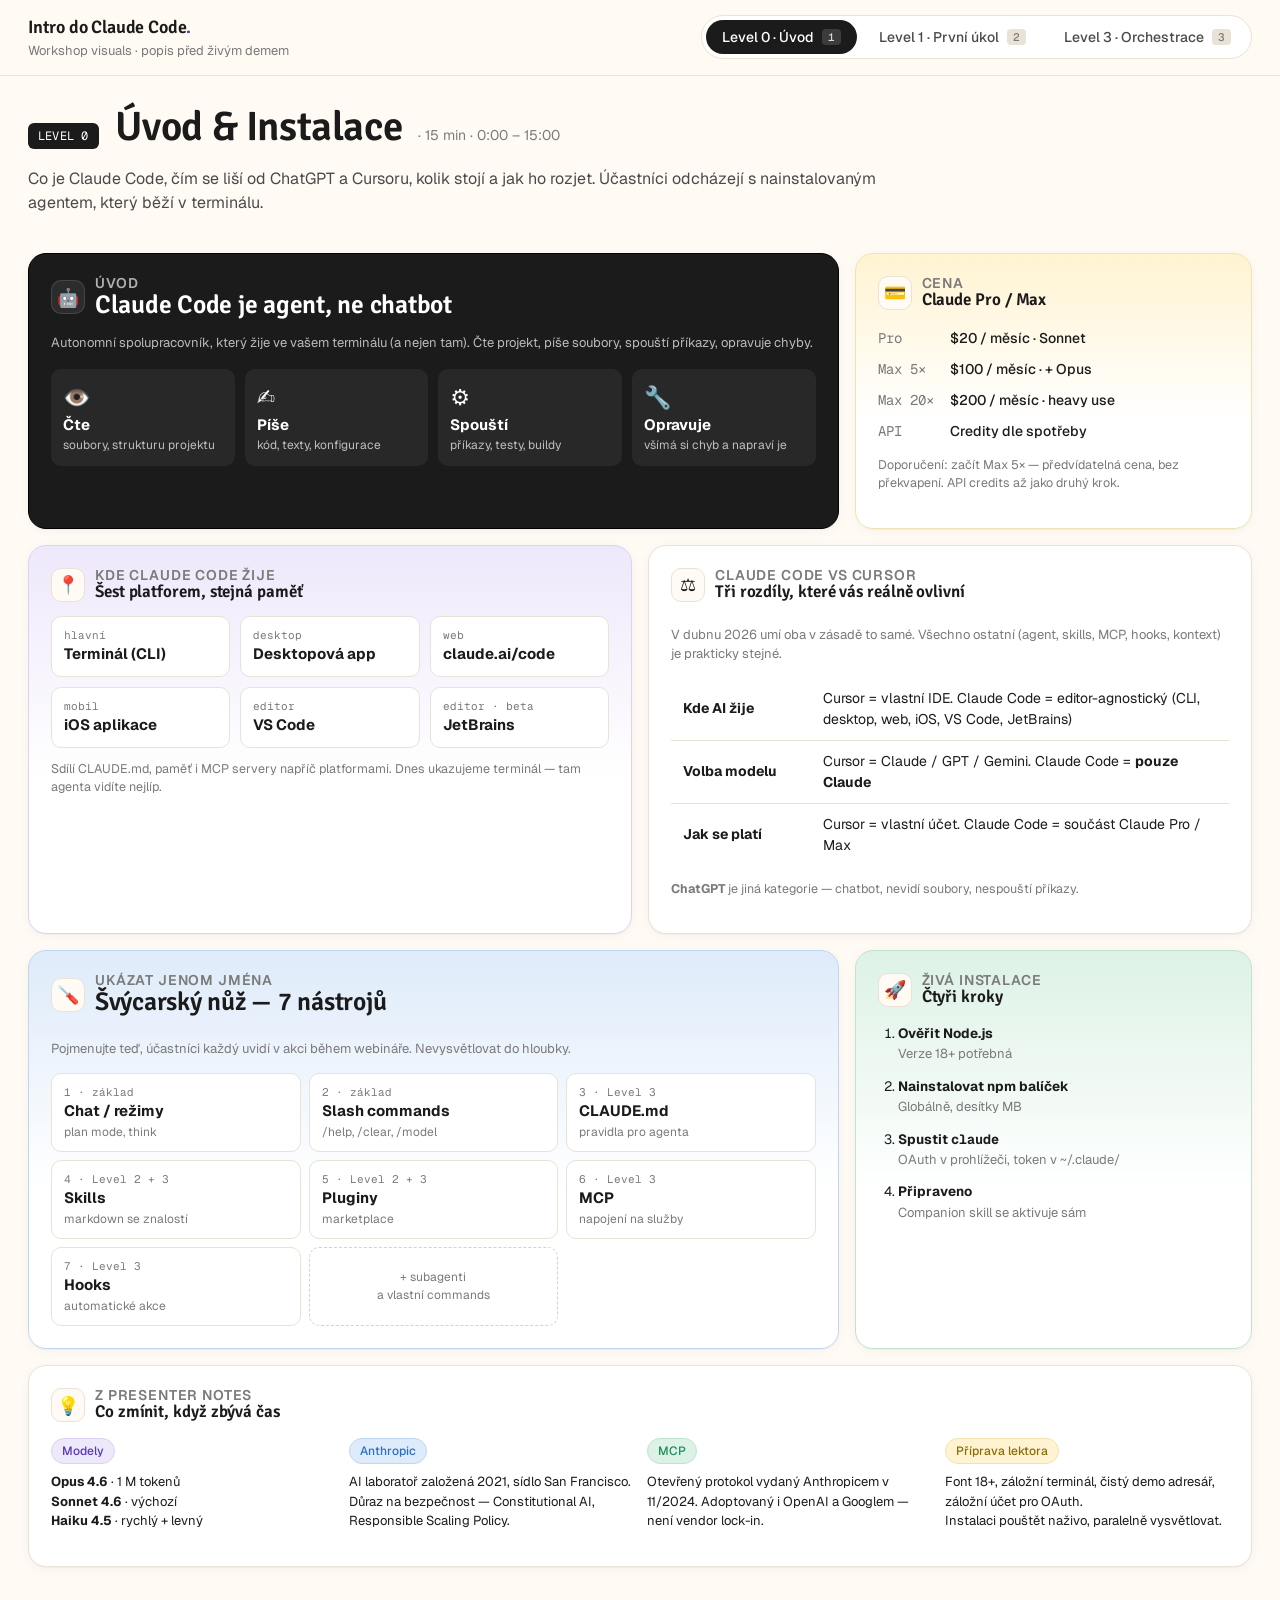
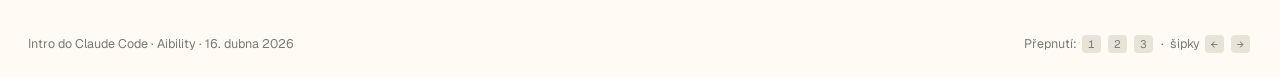
<file: workshop-visuals.html>
<!DOCTYPE html>
<html lang="cs">
<head>
  <meta charset="UTF-8">
  <meta name="viewport" content="width=device-width, initial-scale=1.0">
  <title>Workshop visuals — Intro do Claude Code</title>
  <meta name="robots" content="noindex, nofollow">

  <link rel="preconnect" href="https://fonts.googleapis.com">
  <link rel="preconnect" href="https://fonts.gstatic.com" crossorigin>
  <link rel="stylesheet" href="https://fonts.googleapis.com/css2?family=Geist:wght@300;400;500;600;700&family=Geist+Mono:wght@400;500&family=Signika:wght@600;700&display=swap">

  <style>
    /* ---------- Design tokens ---------- */
    :root {
      --bg:        #FFFBF4;
      --ink:       #1B1B1B;
      --ink-2:     #4A4A4A;
      --ink-3:     #7A7A7A;
      --line:      #E8E3D6;
      --line-2:    #D8D2C1;
      --purple:    #5938B7;
      --purple-2:  #EEE8FB;
      --amber:     #F2B21F;
      --amber-2:   #FFF3D1;
      --green:     #1F8C5A;
      --green-2:   #DDF2E6;
      --coral:     #E04B3A;
      --coral-2:   #FDE5E1;
      --sky:       #2A6EC8;
      --sky-2:     #DEEBFA;
      --card:      #FFFFFF;
      --radius:    18px;
      --radius-s:  10px;
      --shadow:    0 1px 0 rgba(27,27,27,.03), 0 2px 12px rgba(27,27,27,.04);
    }

    * { box-sizing: border-box; }
    html, body { margin: 0; padding: 0; }
    body {
      background: var(--bg);
      color: var(--ink);
      font-family: 'Geist', system-ui, -apple-system, sans-serif;
      -webkit-font-smoothing: antialiased;
      font-size: 15px;
      line-height: 1.5;
    }

    h1, h2, h3, h4 {
      font-family: 'Signika', system-ui, sans-serif;
      font-weight: 600;
      letter-spacing: -0.01em;
      line-height: 1.1;
      margin: 0;
    }
    h1 { font-size: clamp(28px, 3.2vw, 44px); }
    h2 { font-size: clamp(22px, 2vw, 28px); }
    h3 { font-size: 17px; letter-spacing: -0.005em; }
    h4 { font-size: 14px; text-transform: uppercase; letter-spacing: 0.06em; color: var(--ink-3); font-family: 'Geist', sans-serif; font-weight: 600; }

    .mono { font-family: 'Geist Mono', ui-monospace, monospace; }

    /* ---------- Header ---------- */
    header.top {
      position: sticky; top: 0; z-index: 50;
      background: rgba(255,251,244,0.92);
      backdrop-filter: saturate(1.2) blur(8px);
      border-bottom: 1px solid var(--line);
    }
    .top-wrap {
      max-width: 1400px; margin: 0 auto;
      padding: 14px 28px;
      display: flex; align-items: center; gap: 28px;
      flex-wrap: wrap;
    }
    .brand {
      font-family: 'Signika', sans-serif; font-weight: 600;
      font-size: 18px; letter-spacing: -0.01em;
    }
    .brand .dot { color: var(--purple); }
    .subtitle { color: var(--ink-3); font-size: 13px; }

    /* ---------- Tab switcher ---------- */
    .tabs {
      display: inline-flex; gap: 6px; margin-left: auto;
      background: var(--card); border: 1px solid var(--line);
      border-radius: 999px; padding: 4px;
    }
    .tab {
      border: 0; background: transparent; cursor: pointer;
      font-family: inherit; font-size: 14px; font-weight: 500;
      color: var(--ink-2);
      padding: 8px 16px; border-radius: 999px;
      display: inline-flex; align-items: center; gap: 8px;
      transition: background .15s, color .15s;
    }
    .tab .kbd {
      font-family: 'Geist Mono', monospace; font-size: 11px;
      background: var(--line); color: var(--ink-3);
      padding: 1px 6px; border-radius: 4px;
    }
    .tab:hover { background: var(--bg); }
    .tab[aria-selected="true"] { background: var(--ink); color: #fff; }
    .tab[aria-selected="true"] .kbd { background: rgba(255,255,255,.15); color: rgba(255,255,255,.8); }

    /* ---------- Main ---------- */
    main { max-width: 1400px; margin: 0 auto; padding: 28px; }

    .panel { display: none; animation: fadein .22s ease; }
    .panel.active { display: block; }
    @keyframes fadein {
      from { opacity: 0; transform: translateY(4px); }
      to   { opacity: 1; transform: translateY(0); }
    }

    .panel-head {
      display: flex; align-items: baseline; gap: 16px;
      flex-wrap: wrap; margin-bottom: 22px;
    }
    .panel-head .chip {
      background: var(--ink); color: #fff;
      font-family: 'Geist Mono', monospace; font-size: 12px;
      padding: 4px 10px; border-radius: 6px;
      letter-spacing: 0.02em;
    }
    .panel-head .duration {
      color: var(--ink-3); font-size: 14px;
    }
    .panel-head .goal {
      flex-basis: 100%; color: var(--ink-2); font-size: 16px; max-width: 880px;
      margin-top: 2px;
    }

    /* ---------- Bento grid ---------- */
    .grid {
      display: grid;
      grid-template-columns: repeat(12, 1fr);
      gap: 16px;
    }

    .card {
      background: var(--card);
      border: 1px solid var(--line);
      border-radius: var(--radius);
      padding: 22px;
      box-shadow: var(--shadow);
      display: flex; flex-direction: column;
    }
    .card.accent-purple { background: linear-gradient(180deg, var(--purple-2) 0%, #fff 60%); border-color: #DED0F6; }
    .card.accent-amber  { background: linear-gradient(180deg, var(--amber-2)  0%, #fff 60%); border-color: #F1E3B1; }
    .card.accent-green  { background: linear-gradient(180deg, var(--green-2)  0%, #fff 60%); border-color: #BFE3CE; }
    .card.accent-sky    { background: linear-gradient(180deg, var(--sky-2)    0%, #fff 60%); border-color: #BFD6F2; }
    .card.accent-coral  { background: linear-gradient(180deg, var(--coral-2)  0%, #fff 60%); border-color: #F6C9C1; }
    .card.accent-ink    { background: var(--ink); color: #fff; border-color: #000; }
    .card.accent-ink h2, .card.accent-ink h3, .card.accent-ink h4 { color: #fff; }
    .card.accent-ink .muted { color: rgba(255,255,255,.7); }

    .card .card-head {
      display: flex; align-items: center; gap: 10px;
      margin-bottom: 10px;
    }
    .card .icon {
      width: 34px; height: 34px; flex-shrink: 0;
      border-radius: 10px; background: var(--bg);
      display: grid; place-items: center; font-size: 18px;
      border: 1px solid var(--line);
    }
    .card.accent-ink .icon { background: rgba(255,255,255,.08); border-color: rgba(255,255,255,.12); }

    .muted { color: var(--ink-3); font-size: 13px; }

    /* width utilities */
    .c4  { grid-column: span 4; }
    .c6  { grid-column: span 6; }
    .c8  { grid-column: span 8; }
    .c12 { grid-column: span 12; }

    /* height helper */
    .pad-lg { padding: 28px; }

    @media (max-width: 1100px) {
      .c4 { grid-column: span 6; }
      .c8 { grid-column: span 12; }
    }
    @media (max-width: 720px) {
      .grid { gap: 12px; }
      .c6, .c4 { grid-column: span 12; }
      main { padding: 18px; }
    }

    /* ---------- Element styles ---------- */
    ul.plain { margin: 0; padding: 0; list-style: none; display: flex; flex-direction: column; gap: 10px; }
    ul.plain li { display: flex; gap: 10px; align-items: flex-start; font-size: 14px; }
    ul.plain li .bullet {
      flex-shrink: 0; margin-top: 7px;
      width: 6px; height: 6px; border-radius: 50%;
      background: var(--purple);
    }

    .kv-row {
      display: grid; grid-template-columns: auto 1fr;
      gap: 10px 16px; font-size: 14px;
    }
    .kv-row .k { color: var(--ink-3); }
    .kv-row .v { font-weight: 500; }

    table.t {
      width: 100%; border-collapse: collapse; font-size: 14px;
    }
    table.t th, table.t td {
      padding: 10px 12px; text-align: left;
      border-bottom: 1px solid var(--line);
    }
    table.t th {
      font-family: 'Geist', sans-serif; font-weight: 600;
      color: var(--ink-3); font-size: 12px;
      text-transform: uppercase; letter-spacing: 0.05em;
    }
    table.t tr:last-child td { border-bottom: 0; }

    .pill {
      display: inline-flex; align-items: center; gap: 6px;
      font-size: 12px; font-weight: 500;
      background: var(--bg); border: 1px solid var(--line);
      padding: 3px 10px; border-radius: 999px;
      color: var(--ink-2);
    }
    .pill.purple { background: var(--purple-2); border-color: #DED0F6; color: var(--purple); }
    .pill.green  { background: var(--green-2);  border-color: #BFE3CE; color: var(--green); }
    .pill.amber  { background: var(--amber-2);  border-color: #F1E3B1; color: #8A6B0A; }
    .pill.sky    { background: var(--sky-2);    border-color: #BFD6F2; color: var(--sky); }
    .pill.coral  { background: var(--coral-2);  border-color: #F6C9C1; color: var(--coral); }

    /* ---------- Flow pipeline (Level 0/1) ---------- */
    .pipeline {
      display: grid; grid-auto-flow: column;
      grid-auto-columns: 1fr; gap: 12px;
      align-items: stretch;
    }
    .pipe-step {
      position: relative;
      background: var(--card); border: 1px solid var(--line);
      border-radius: var(--radius-s);
      padding: 14px;
      font-size: 13px;
    }
    .pipe-step .n {
      display: inline-flex; width: 22px; height: 22px;
      background: var(--ink); color: #fff;
      border-radius: 50%; align-items: center; justify-content: center;
      font-family: 'Geist Mono', monospace; font-size: 12px;
      margin-bottom: 8px;
    }
    .pipe-step b { display: block; font-size: 14px; margin-bottom: 2px; }
    .pipe-step .muted { font-size: 12.5px; }
    .pipe-step + .pipe-step::before {
      content: '→';
      position: absolute; left: -14px; top: 50%;
      transform: translateY(-50%);
      color: var(--ink-3); font-size: 18px;
    }
    @media (max-width: 900px) {
      .pipeline { grid-auto-flow: row; grid-auto-columns: auto; }
      .pipe-step + .pipe-step::before { content: '↓'; left: 50%; top: -14px; transform: translateX(-50%); }
    }

    /* ---------- Build preview (what we're building) ---------- */
    .wireframe {
      background: var(--bg);
      border: 1px dashed var(--line-2);
      border-radius: var(--radius-s);
      padding: 8px;
      display: flex; flex-direction: column; gap: 8px;
    }
    .wire-row {
      background: #fff;
      border: 1px solid var(--line);
      border-radius: 8px;
      padding: 10px 12px;
      display: flex; align-items: center; gap: 12px;
      font-size: 13px;
    }
    .wire-row .wr-icon {
      width: 28px; height: 28px; flex-shrink: 0;
      border-radius: 8px; background: var(--bg);
      display: grid; place-items: center; font-size: 15px;
      border: 1px solid var(--line);
    }
    .wire-row .wr-name { font-weight: 600; font-size: 13.5px; }
    .wire-row .wr-desc { color: var(--ink-3); font-size: 12.5px; }
    .wire-row .wr-source {
      margin-left: auto;
      font-family: 'Geist Mono', monospace; font-size: 11px;
      background: var(--purple-2); color: var(--purple);
      border: 1px solid #DED0F6;
      padding: 3px 8px; border-radius: 999px;
      white-space: nowrap; flex-shrink: 0;
    }
    .wire-row .wr-source.ink    { background: var(--ink);      color: #fff;           border-color: #000; }
    .wire-row .wr-source.sky    { background: var(--sky-2);    color: var(--sky);     border-color: #BFD6F2; }
    .wire-row .wr-source.green  { background: var(--green-2);  color: var(--green);   border-color: #BFE3CE; }
    .wire-row .wr-source.amber  { background: var(--amber-2);  color: #8A6B0A;        border-color: #F1E3B1; }
    .wire-row .wr-source.coral  { background: var(--coral-2);  color: var(--coral);   border-color: #F6C9C1; }
    .wire-extra {
      margin-top: 6px;
      display: grid; grid-template-columns: 1fr 1fr; gap: 8px;
    }
    .wire-extra .wire-row {
      background: #F7F3E8;
      border-style: dashed;
    }
    @media (max-width: 720px) {
      .wire-extra { grid-template-columns: 1fr; }
      .wire-row { flex-wrap: wrap; }
      .wire-row .wr-source { margin-left: 40px; }
    }

    /* ---------- Demo flow (Level 1 cumulative progression) ---------- */
    .demoflow {
      display: grid;
      grid-template-columns: repeat(6, 1fr);
      gap: 14px;
      margin-top: 16px;
    }
    .demo-step {
      position: relative;
      background: var(--card);
      border: 1px solid var(--line);
      border-radius: var(--radius-s);
      padding: 14px 14px 12px;
      display: flex; flex-direction: column; gap: 8px;
      min-height: 260px;
    }
    .demo-step .step-num {
      display: inline-flex; align-items: center; gap: 8px;
      font-family: 'Geist Mono', monospace; font-size: 11px;
      color: var(--ink-3); letter-spacing: 0.04em;
      text-transform: uppercase;
    }
    .demo-step .step-num .n {
      display: inline-grid; place-items: center;
      width: 20px; height: 20px; border-radius: 50%;
      background: var(--ink); color: #fff; font-size: 11px;
    }
    .demo-step .folder {
      font-family: 'Geist Mono', monospace; font-size: 11.5px;
      color: var(--purple); background: var(--purple-2);
      border: 1px solid #DED0F6;
      padding: 2px 8px; border-radius: 6px;
      display: inline-block; align-self: flex-start;
    }
    .demo-step h3 {
      font-size: 15px; letter-spacing: -0.005em;
      margin-top: 2px;
    }
    .demo-step .added {
      font-size: 12.5px; color: var(--ink-2);
      display: flex; flex-direction: column; gap: 3px;
    }
    .demo-step .added .plus {
      color: var(--green); font-family: 'Geist Mono', monospace; font-weight: 600;
    }
    .demo-step .result {
      font-size: 13px; margin-top: auto;
      padding-top: 10px; border-top: 1px dashed var(--line-2);
    }
    .demo-step .result b { display: block; margin-bottom: 2px; }
    .demo-step .result .muted { font-size: 12px; }
    .demo-step .principle {
      font-size: 11.5px; color: var(--purple);
      background: rgba(89,56,183,.04);
      border-radius: 6px;
      padding: 6px 8px;
      font-style: italic;
    }
    .demo-step + .demo-step::before {
      content: '→';
      position: absolute; left: -12px; top: 44px;
      color: var(--ink-3); font-size: 16px;
      z-index: 1;
    }
    @media (max-width: 1200px) {
      .demoflow { grid-template-columns: repeat(3, 1fr); }
      .demo-step:nth-child(4)::before { display: none; }
    }
    @media (max-width: 720px) {
      .demoflow { grid-template-columns: repeat(2, 1fr); }
      .demo-step::before { display: none !important; }
    }

    /* ---------- Orchestration diagram (Level 3) ---------- */
    .orch {
      display: grid;
      grid-template-columns: 1fr auto 1fr;
      gap: 18px;
      align-items: center;
    }
    .orch-col {
      display: flex; flex-direction: column; gap: 10px;
    }
    .orch-col h4 {
      font-family: 'Geist Mono', monospace;
      font-size: 11px; letter-spacing: 0.1em;
      color: var(--ink-3);
      text-transform: uppercase;
      margin-bottom: 2px;
    }
    .orch-node {
      background: var(--card); border: 1px solid var(--line);
      border-radius: var(--radius-s);
      padding: 12px 14px;
      display: flex; align-items: center; gap: 10px;
      font-size: 13px;
      position: relative;
    }
    .orch-node .dot-color {
      width: 8px; height: 8px; border-radius: 50%;
      flex-shrink: 0;
    }
    .orch-node .dot-color.purple { background: var(--purple); }
    .orch-node .dot-color.amber  { background: var(--amber);  }
    .orch-node .dot-color.green  { background: var(--green);  }
    .orch-node .dot-color.sky    { background: var(--sky);    }
    .orch-node .dot-color.coral  { background: var(--coral);  }
    .orch-node .dot-color.ink    { background: var(--ink);    }
    .orch-node b { font-weight: 600; font-size: 13px; }
    .orch-node .mono { font-size: 11.5px; color: var(--ink-3); }

    .orch-center {
      background: var(--ink); color: #fff;
      border-radius: var(--radius);
      padding: 26px 22px; text-align: center;
      min-width: 200px;
      box-shadow: 0 10px 40px rgba(89, 56, 183, 0.22);
      border: 1px solid #000;
    }
    .orch-center h3 {
      color: #fff; font-family: 'Signika', sans-serif;
      font-size: 20px; margin-bottom: 4px;
    }
    .orch-center .muted { color: rgba(255,255,255,.68); font-size: 12.5px; }
    .orch-center .bigemoji { font-size: 34px; line-height: 1; margin-bottom: 8px; }

    /* arrow indicators */
    .orch-col.inputs .orch-node::after {
      content: '→';
      position: absolute; right: -14px; top: 50%;
      transform: translateY(-50%);
      color: var(--ink-3); font-size: 16px;
    }
    .orch-col.outputs .orch-node::before {
      content: '→';
      position: absolute; left: -14px; top: 50%;
      transform: translateY(-50%);
      color: var(--ink-3); font-size: 16px;
    }
    @media (max-width: 1050px) {
      .orch { grid-template-columns: 1fr; }
      .orch-col.inputs .orch-node::after,
      .orch-col.outputs .orch-node::before { display: none; }
      .orch-center { order: 2; margin: 8px 0; }
      .orch-col.inputs { order: 1; }
      .orch-col.outputs { order: 3; }
    }

    /* footer */
    footer {
      max-width: 1400px; margin: 40px auto 24px;
      padding: 0 28px;
      color: var(--ink-3); font-size: 12.5px;
      display: flex; justify-content: space-between; align-items: center;
      flex-wrap: wrap; gap: 12px;
    }
    footer .hint .kbd {
      font-family: 'Geist Mono', monospace; font-size: 11px;
      background: var(--line); padding: 2px 6px; border-radius: 4px;
      margin: 0 2px;
    }

    /* print */
    @media print {
      header.top { position: static; }
      .tabs { display: none; }
      .panel { display: block !important; page-break-after: always; }
    }
  </style>
</head>
<body>

<header class="top">
  <div class="top-wrap">
    <div>
      <div class="brand">Intro do Claude Code<span class="dot">.</span></div>
      <div class="subtitle">Workshop visuals · popis před živým demem</div>
    </div>

    <div class="tabs" role="tablist" aria-label="Přepnout mezi úrovněmi">
      <button class="tab" role="tab" data-target="level-0" aria-selected="true">
        Level 0 · Úvod <span class="kbd">1</span>
      </button>
      <button class="tab" role="tab" data-target="level-1" aria-selected="false">
        Level 1 · První úkol <span class="kbd">2</span>
      </button>
      <button class="tab" role="tab" data-target="level-3" aria-selected="false">
        Level 3 · Orchestrace <span class="kbd">3</span>
      </button>
    </div>
  </div>
</header>

<main>

  <!-- ======================================================== -->
  <!-- LEVEL 0                                                    -->
  <!-- ======================================================== -->
  <section class="panel active" id="level-0" role="tabpanel" aria-label="Level 0">

    <div class="panel-head">
      <span class="chip">LEVEL 0</span>
      <h1>Úvod & Instalace</h1>
      <span class="duration">· 15 min · 0:00 – 15:00</span>
      <p class="goal">Co je Claude Code, čím se liší od ChatGPT a Cursoru, kolik stojí a jak ho rozjet. Účastníci odcházejí s nainstalovaným agentem, který běží v terminálu.</p>
    </div>

    <div class="grid">

      <!-- Co je Claude Code -->
      <div class="card c8 accent-ink">
        <div class="card-head">
          <div class="icon">🤖</div>
          <div>
            <h4 style="color: rgba(255,255,255,.65)">Úvod</h4>
            <h2>Claude Code je agent, ne chatbot</h2>
          </div>
        </div>
        <p class="muted" style="margin: 4px 0 16px">Autonomní spolupracovník, který žije ve vašem terminálu (a nejen tam). Čte projekt, píše soubory, spouští příkazy, opravuje chyby.</p>
        <div class="grid" style="grid-template-columns: repeat(4, 1fr); gap: 10px;">
          <div style="background: rgba(255,255,255,.06); border-radius: 10px; padding: 12px;">
            <div style="font-size: 22px">👁️</div><b>Čte</b><div class="muted" style="font-size: 12px">soubory, strukturu projektu</div>
          </div>
          <div style="background: rgba(255,255,255,.06); border-radius: 10px; padding: 12px;">
            <div style="font-size: 22px">✍️</div><b>Píše</b><div class="muted" style="font-size: 12px">kód, texty, konfigurace</div>
          </div>
          <div style="background: rgba(255,255,255,.06); border-radius: 10px; padding: 12px;">
            <div style="font-size: 22px">⚙️</div><b>Spouští</b><div class="muted" style="font-size: 12px">příkazy, testy, buildy</div>
          </div>
          <div style="background: rgba(255,255,255,.06); border-radius: 10px; padding: 12px;">
            <div style="font-size: 22px">🔧</div><b>Opravuje</b><div class="muted" style="font-size: 12px">všímá si chyb a napraví je</div>
          </div>
        </div>
      </div>

      <!-- Pricing -->
      <div class="card c4 accent-amber">
        <div class="card-head">
          <div class="icon">💳</div>
          <div>
            <h4>Cena</h4>
            <h3>Claude Pro / Max</h3>
          </div>
        </div>
        <div class="kv-row" style="margin-top: 8px;">
          <span class="k mono">Pro</span><span class="v">$20 / měsíc · Sonnet</span>
          <span class="k mono">Max 5×</span><span class="v">$100 / měsíc · + Opus</span>
          <span class="k mono">Max 20×</span><span class="v">$200 / měsíc · heavy use</span>
          <span class="k mono">API</span><span class="v">Credity dle spotřeby</span>
        </div>
        <p class="muted" style="margin-top: 14px; font-size: 12.5px">Doporučení: začít Max 5× — předvídatelná cena, bez překvapení. API credits až jako druhý krok.</p>
      </div>

      <!-- 6 platforem -->
      <div class="card c6 accent-purple">
        <div class="card-head">
          <div class="icon">📍</div>
          <div>
            <h4>Kde Claude Code žije</h4>
            <h3>Šest platforem, stejná paměť</h3>
          </div>
        </div>
        <div class="grid" style="grid-template-columns: repeat(3, 1fr); gap: 10px; margin-top: 4px;">
          <div style="background: #fff; border: 1px solid var(--line); border-radius: 10px; padding: 10px 12px;">
            <div class="mono" style="font-size: 11px; color: var(--ink-3)">hlavní</div>
            <b>Terminál (CLI)</b>
          </div>
          <div style="background: #fff; border: 1px solid var(--line); border-radius: 10px; padding: 10px 12px;">
            <div class="mono" style="font-size: 11px; color: var(--ink-3)">desktop</div>
            <b>Desktopová app</b>
          </div>
          <div style="background: #fff; border: 1px solid var(--line); border-radius: 10px; padding: 10px 12px;">
            <div class="mono" style="font-size: 11px; color: var(--ink-3)">web</div>
            <b>claude.ai/code</b>
          </div>
          <div style="background: #fff; border: 1px solid var(--line); border-radius: 10px; padding: 10px 12px;">
            <div class="mono" style="font-size: 11px; color: var(--ink-3)">mobil</div>
            <b>iOS aplikace</b>
          </div>
          <div style="background: #fff; border: 1px solid var(--line); border-radius: 10px; padding: 10px 12px;">
            <div class="mono" style="font-size: 11px; color: var(--ink-3)">editor</div>
            <b>VS Code</b>
          </div>
          <div style="background: #fff; border: 1px solid var(--line); border-radius: 10px; padding: 10px 12px;">
            <div class="mono" style="font-size: 11px; color: var(--ink-3)">editor · beta</div>
            <b>JetBrains</b>
          </div>
        </div>
        <p class="muted" style="margin-top: 12px; font-size: 12.5px;">Sdílí CLAUDE.md, paměť i MCP servery napříč platformami. Dnes ukazujeme terminál — tam agenta vidíte nejlíp.</p>
      </div>

      <!-- 3 rozdíly -->
      <div class="card c6">
        <div class="card-head">
          <div class="icon">⚖️</div>
          <div>
            <h4>Claude Code vs Cursor</h4>
            <h3>Tři rozdíly, které vás reálně ovlivní</h3>
          </div>
        </div>
        <p class="muted" style="margin-bottom: 14px; font-size: 13px;">V dubnu 2026 umí oba v zásadě to samé. Všechno ostatní (agent, skills, MCP, hooks, kontext) je prakticky stejné.</p>
        <table class="t">
          <tr>
            <td style="width: 140px;"><b>Kde AI žije</b></td>
            <td>Cursor = vlastní IDE. Claude Code = editor-agnostický (CLI, desktop, web, iOS, VS Code, JetBrains)</td>
          </tr>
          <tr>
            <td><b>Volba modelu</b></td>
            <td>Cursor = Claude / GPT / Gemini. Claude Code = <b>pouze Claude</b></td>
          </tr>
          <tr>
            <td><b>Jak se platí</b></td>
            <td>Cursor = vlastní účet. Claude Code = součást Claude Pro / Max</td>
          </tr>
        </table>
        <p class="muted" style="margin-top: 14px; font-size: 12.5px;"><b>ChatGPT</b> je jiná kategorie — chatbot, nevidí soubory, nespouští příkazy.</p>
      </div>

      <!-- Švýcarský nůž - 7 nástrojů -->
      <div class="card c8 accent-sky">
        <div class="card-head">
          <div class="icon">🪛</div>
          <div>
            <h4>Ukázat jenom jména</h4>
            <h2>Švýcarský nůž — 7 nástrojů</h2>
          </div>
        </div>
        <p class="muted" style="margin-bottom: 14px;">Pojmenujte teď, účastníci každý uvidí v akci během webináře. Nevysvětlovat do hloubky.</p>
        <div class="grid" style="grid-template-columns: repeat(3, 1fr); gap: 8px;">
          <div style="background: #fff; border: 1px solid var(--line); border-radius: 10px; padding: 10px 12px;">
            <div class="mono" style="font-size: 11px; color: var(--ink-3)">1 · základ</div>
            <b>Chat / režimy</b>
            <div class="muted" style="font-size: 12px">plan mode, think</div>
          </div>
          <div style="background: #fff; border: 1px solid var(--line); border-radius: 10px; padding: 10px 12px;">
            <div class="mono" style="font-size: 11px; color: var(--ink-3)">2 · základ</div>
            <b>Slash commands</b>
            <div class="muted" style="font-size: 12px">/help, /clear, /model</div>
          </div>
          <div style="background: #fff; border: 1px solid var(--line); border-radius: 10px; padding: 10px 12px;">
            <div class="mono" style="font-size: 11px; color: var(--ink-3)">3 · Level 3</div>
            <b>CLAUDE.md</b>
            <div class="muted" style="font-size: 12px">pravidla pro agenta</div>
          </div>
          <div style="background: #fff; border: 1px solid var(--line); border-radius: 10px; padding: 10px 12px;">
            <div class="mono" style="font-size: 11px; color: var(--ink-3)">4 · Level 2 + 3</div>
            <b>Skills</b>
            <div class="muted" style="font-size: 12px">markdown se znalostí</div>
          </div>
          <div style="background: #fff; border: 1px solid var(--line); border-radius: 10px; padding: 10px 12px;">
            <div class="mono" style="font-size: 11px; color: var(--ink-3)">5 · Level 2 + 3</div>
            <b>Pluginy</b>
            <div class="muted" style="font-size: 12px">marketplace</div>
          </div>
          <div style="background: #fff; border: 1px solid var(--line); border-radius: 10px; padding: 10px 12px;">
            <div class="mono" style="font-size: 11px; color: var(--ink-3)">6 · Level 3</div>
            <b>MCP</b>
            <div class="muted" style="font-size: 12px">napojení na služby</div>
          </div>
          <div style="background: #fff; border: 1px solid var(--line); border-radius: 10px; padding: 10px 12px;">
            <div class="mono" style="font-size: 11px; color: var(--ink-3)">7 · Level 3</div>
            <b>Hooks</b>
            <div class="muted" style="font-size: 12px">automatické akce</div>
          </div>
          <div style="background: transparent; border: 1px dashed var(--line-2); border-radius: 10px; padding: 10px 12px; display: grid; place-items: center;">
            <div class="muted" style="font-size: 12px; text-align: center;">+ subagenti<br>a vlastní commands</div>
          </div>
        </div>
      </div>

      <!-- Install flow -->
      <div class="card c4 accent-green">
        <div class="card-head">
          <div class="icon">🚀</div>
          <div>
            <h4>Živá instalace</h4>
            <h3>Čtyři kroky</h3>
          </div>
        </div>
        <ol style="margin: 6px 0 0; padding-left: 20px; font-size: 13.5px; display: flex; flex-direction: column; gap: 12px;">
          <li><b>Ověřit Node.js</b><br><span class="muted">Verze 18+ potřebná</span></li>
          <li><b>Nainstalovat npm balíček</b><br><span class="muted">Globálně, desítky MB</span></li>
          <li><b>Spustit <span class="mono">claude</span></b><br><span class="muted">OAuth v prohlížeči, token v ~/.claude/</span></li>
          <li><b>Připraveno</b><br><span class="muted">Companion skill se aktivuje sám</span></li>
        </ol>
      </div>

      <!-- Important notes -->
      <div class="card c12">
        <div class="card-head">
          <div class="icon">💡</div>
          <div>
            <h4>Z presenter notes</h4>
            <h3>Co zmínit, když zbývá čas</h3>
          </div>
        </div>
        <div class="grid" style="grid-template-columns: repeat(4, 1fr); gap: 14px; margin-top: 6px;">
          <div>
            <span class="pill purple">Modely</span>
            <p style="font-size: 13px; margin-top: 8px;"><b>Opus 4.6</b> · 1 M tokenů<br><b>Sonnet 4.6</b> · výchozí<br><b>Haiku 4.5</b> · rychlý + levný</p>
          </div>
          <div>
            <span class="pill sky">Anthropic</span>
            <p style="font-size: 13px; margin-top: 8px;">AI laboratoř založená 2021, sídlo San Francisco. Důraz na bezpečnost — Constitutional AI, Responsible Scaling Policy.</p>
          </div>
          <div>
            <span class="pill green">MCP</span>
            <p style="font-size: 13px; margin-top: 8px;">Otevřený protokol vydaný Anthropicem v 11/2024. Adoptovaný i OpenAI a Googlem — není vendor lock-in.</p>
          </div>
          <div>
            <span class="pill amber">Příprava lektora</span>
            <p style="font-size: 13px; margin-top: 8px;">Font 18+, záložní terminál, čistý demo adresář, záložní účet pro OAuth.<br>Instalaci pouštět naživo, paralelně vysvětlovat.</p>
          </div>
        </div>
      </div>

    </div>
  </section>

  <!-- ======================================================== -->
  <!-- LEVEL 1                                                    -->
  <!-- ======================================================== -->
  <section class="panel" id="level-1" role="tabpanel" aria-label="Level 1">

    <div class="panel-head">
      <span class="chip">LEVEL 1</span>
      <h1>První úkol — agent v akci</h1>
      <span class="duration">· 15 min · 15:00 – 30:00</span>
      <p class="goal">Publikum vidí, jak agent pracuje s kontextem (texty, obrázky, web), jak se opravuje, ptá se na povolení a iteruje. Velké téma: <b>kontext je král</b> a <b>iterace je přirozená</b>.</p>
    </div>

    <div class="grid">

      <!-- Co stavíme — osobní stránka -->
      <div class="card c12 accent-green">
        <div class="card-head">
          <div class="icon">🏗️</div>
          <div>
            <h4>Co stavíme</h4>
            <h2>Osobní landing page — o vás, pro vás</h2>
          </div>
        </div>
        <p style="margin-top: 4px; font-size: 14.5px; max-width: 780px;">
          Klasická vizitka, kterou by si člověk jinak bastlil půl víkendu. Začneme úplně od nuly („Slava, dělám v Aibility") a za 15 minut máme stránku s <b>osobním obsahem, vlastním designem, aktuální trend sekcí, samoopravou</b> a na konci <b>dark mode + karty s tím, co děláte</b>. Všechno v jednom HTML souboru — otevřete v prohlížeči a můžete poslat.
        </p>

        <div class="grid" style="grid-template-columns: 1.2fr 1fr; gap: 20px; margin-top: 16px;">
          <div>
            <h4 style="margin-bottom: 10px;">Z čeho finální stránka je</h4>
            <div class="wireframe">
              <div class="wire-row">
                <div class="wr-icon">👤</div>
                <div>
                  <div class="wr-name">Hero — jméno a intro</div>
                  <div class="wr-desc">kdo jste, co děláte, kde</div>
                </div>
                <span class="wr-source">muj-obsah.md</span>
              </div>
              <div class="wire-row">
                <div class="wr-icon">🎨</div>
                <div>
                  <div class="wr-name">Vizuální jazyk</div>
                  <div class="wr-desc">barvy, typografie, layout, tlačítka</div>
                </div>
                <span class="wr-source coral">design-inspirace.png</span>
              </div>
              <div class="wire-row">
                <div class="wr-icon">📈</div>
                <div>
                  <div class="wr-name">Sekce „Trendy 2026"</div>
                  <div class="wr-desc">co je teď v designu osobních stránek in</div>
                </div>
                <span class="wr-source green">web search</span>
              </div>
              <div class="wire-row">
                <div class="wr-icon">🗂️</div>
                <div>
                  <div class="wr-name">„Co dělám" — 3 karty</div>
                  <div class="wr-desc">přehled vaší činnosti / služeb</div>
                </div>
                <span class="wr-source amber">plan mode iterace</span>
              </div>
              <div class="wire-row">
                <div class="wr-icon">🌙</div>
                <div>
                  <div class="wr-name">Dark mode</div>
                  <div class="wr-desc">celá stránka přepnutá na tmavý režim</div>
                </div>
                <span class="wr-source amber">plan mode iterace</span>
              </div>
            </div>
          </div>

          <div>
            <h4 style="margin-bottom: 10px;">Jak to chodí</h4>
            <ul class="plain">
              <li><span class="bullet"></span><span><b>Cumulative folders</b> — každý krok udělá kopii předchozí složky a něco přidá. Vidíte, jak stejný agent dává jiný výsledek, když mu dáme víc kontextu.</span></li>
              <li><span class="bullet"></span><span><b>Multimodal</b> — Claude Code vidí obrázek a převezme z něj barvy, typografii, spacing.</span></li>
              <li><span class="bullet"></span><span><b>Grounding</b> — trendy si najde na webu, přidá odkaz, odkud je vzal.</span></li>
              <li><span class="bullet"></span><span><b>Plan mode</b> — u poslední úpravy (dark mode + karty) nejdřív ukáže plán. Schvalujete, pak teprve sahá na kód.</span></li>
              <li><span class="bullet"></span><span><b>Výstup</b> — HTML, které se otevírá v prohlížeči. Žádný build, žádné závislosti.</span></li>
            </ul>
          </div>
        </div>
      </div>

      <!-- 5 fází -->
      <div class="card c12 accent-ink">
        <div class="card-head">
          <div class="icon">🎬</div>
          <div>
            <h4 style="color: rgba(255,255,255,.65)">Anatomie agentovy práce</h4>
            <h2>Pět fází, které uvidíte v terminálu</h2>
          </div>
        </div>

        <div class="pipeline" style="margin-top: 14px;">
          <div class="pipe-step" style="background: #fff; color: var(--ink);">
            <span class="n">1</span>
            <b>Thinking</b>
            <div class="muted">Agent přemýšlí, plánuje strukturu a postup</div>
          </div>
          <div class="pipe-step" style="background: #fff; color: var(--ink);">
            <span class="n">2</span>
            <b>Autonomní tvorba</b>
            <div class="muted">Píše celé soubory — HTML, CSS, text, cokoliv</div>
          </div>
          <div class="pipe-step" style="background: #fff; color: var(--ink);">
            <span class="n">3</span>
            <b>Samooprava</b>
            <div class="muted">Přečte chybovou hlášku, pochopí, opraví, zkusí znovu</div>
          </div>
          <div class="pipe-step" style="background: #fff; color: var(--ink);">
            <span class="n">4</span>
            <b>Povolení</b>
            <div class="muted">Nebezpečnou akci dělá až po vašem <span class="mono">y</span></div>
          </div>
          <div class="pipe-step" style="background: #fff; color: var(--ink);">
            <span class="n">5</span>
            <b>Výsledek</b>
            <div class="muted">Hotový projekt ve vaší složce</div>
          </div>
        </div>
      </div>

      <!-- Demo flow — cumulative progression across 5 prompts -->
      <div class="card c12">
        <div class="card-head">
          <div class="icon">🎞️</div>
          <div>
            <h4>Demo flow · od holého promptu k hotové stránce</h4>
            <h2>Jak kontext přidáváme krok za krokem</h2>
          </div>
        </div>
        <p class="muted" style="margin-top: 4px; font-size: 13.5px;">Každý krok zkopíruje předchozí složku a něco přidá. Publikum vidí <b>kumulativně</b>, jak stejný agent dává úplně jiný výsledek, když dostane víc kontextu.</p>

        <div class="demoflow">

          <!-- 1 -->
          <div class="demo-step">
            <div class="step-num"><span class="n">1</span> holý start</div>
            <span class="folder">01-zaklad/</span>
            <h3>Jen prompt, nic víc</h3>
            <div class="added">
              <span><span class="plus">+</span> jedna věta o mně</span>
              <span class="muted" style="font-size: 12px;">žádný soubor, žádný obrázek</span>
            </div>
            <div class="result">
              <b>→ Generická stránka</b>
              <span class="muted">nudná, vymyšlené fráze</span>
            </div>
            <div class="principle">Bez kontextu = generický výsledek</div>
          </div>

          <!-- 2 -->
          <div class="demo-step">
            <div class="step-num"><span class="n">2</span> + obsah</div>
            <span class="folder">01-obsah/</span>
            <h3>Přidáme markdown</h3>
            <div class="added">
              <span><span class="plus">+</span> <span class="mono">muj-obsah.md</span></span>
              <span class="muted" style="font-size: 12px;">„Reading muj-obsah.md" v terminálu</span>
            </div>
            <div class="result">
              <b>→ Osobní stránka</b>
              <span class="muted">skutečná fakta, konkrétní obsah</span>
            </div>
            <div class="principle">Agent čte, nevymýšlí si</div>
          </div>

          <!-- 3 -->
          <div class="demo-step">
            <div class="step-num"><span class="n">3</span> + vizuál</div>
            <span class="folder">01-design/</span>
            <h3>Přidáme obrázek</h3>
            <div class="added">
              <span><span class="plus">+</span> <span class="mono">design-inspirace.png</span></span>
              <span class="muted" style="font-size: 12px;">multimodal — Claude vidí obraz</span>
            </div>
            <div class="result">
              <b>→ Redesign</b>
              <span class="muted">jiné barvy, layout, typografie</span>
            </div>
            <div class="principle">Kontext nejsou jen texty</div>
          </div>

          <!-- 4 -->
          <div class="demo-step">
            <div class="step-num"><span class="n">4</span> + web search</div>
            <span class="folder">02-trendy/</span>
            <h3>Přidáme aktuální data</h3>
            <div class="added">
              <span><span class="plus">+</span> web search (vestavěný)</span>
              <span class="muted" style="font-size: 12px;">trendy design 2026 — reálná data</span>
            </div>
            <div class="result">
              <b>→ Nová sekce + zdroj</b>
              <span class="muted">komentář, odkud trend vzal</span>
            </div>
            <div class="principle">Aktuální web, ne paměť z tréninku</div>
          </div>

          <!-- 5 -->
          <div class="demo-step">
            <div class="step-num"><span class="n">5</span> samooprava</div>
            <span class="folder">03-oprava/</span>
            <h3>Otevře + opraví</h3>
            <div class="added">
              <span><span class="plus">+</span> otevření v prohlížeči</span>
              <span class="muted" style="font-size: 12px;">ptá se — <span class="mono">y</span> / <span class="mono">n</span></span>
            </div>
            <div class="result">
              <b>→ Funkční stránka</b>
              <span class="muted">chybu najde, sám opraví, zkusí znovu</span>
            </div>
            <div class="principle">Nic na počítači bez vašeho souhlasu</div>
          </div>

          <!-- 6 -->
          <div class="demo-step">
            <div class="step-num"><span class="n">6</span> plan mode</div>
            <span class="folder">04-iterace/</span>
            <h3>Plán → schválení → exekuce</h3>
            <div class="added">
              <span><span class="plus">+</span> <span class="mono">Shift+Tab</span> → plan mode</span>
              <span class="muted" style="font-size: 12px;">A) návrh  B) iterace  C) „jdi na to"</span>
            </div>
            <div class="result">
              <b>→ Dark mode + 3 karty</b>
              <span class="muted">změny až po vašem schválení</span>
            </div>
            <div class="principle">Levnější opravit plán než kód</div>
          </div>

        </div>
      </div>

      <!-- Chatbot vs Agent -->
      <div class="card c6 accent-purple">
        <div class="card-head">
          <div class="icon">🆚</div>
          <div>
            <h4>Klíčový rozdíl</h4>
            <h3>Chatbot vs Agent</h3>
          </div>
        </div>
        <table class="t">
          <thead>
            <tr><th>Chatbot</th><th>Agent</th></tr>
          </thead>
          <tbody>
            <tr><td>Odpovídá na otázky</td><td><b>Plní úkoly</b></td></tr>
            <tr><td>Potřebuje přesné instrukce</td><td><b>Domyslí si detaily</b></td></tr>
            <tr><td>Výstup: text</td><td><b>Výstup: hotový projekt</b></td></tr>
            <tr><td>Chyba = konec</td><td><b>Chyba = opraví sám</b></td></tr>
          </tbody>
        </table>
      </div>

      <!-- Kontext je král -->
      <div class="card c6 accent-sky">
        <div class="card-head">
          <div class="icon">👑</div>
          <div>
            <h4>Princip</h4>
            <h3>Kontext je král</h3>
          </div>
        </div>
        <p class="muted" style="margin-bottom: 12px;">Claude Code vidí celý váš projekt. Multimodální — čte nejen text. Čím víc kontextu, tím lepší výsledek.</p>
        <div class="grid" style="grid-template-columns: repeat(2, 1fr); gap: 8px;">
          <div style="background: #fff; border: 1px solid var(--line); border-radius: 10px; padding: 10px;">📝 <b>Textové soubory</b><div class="muted" style="font-size: 12px;">md, txt, csv, json, yaml, kód</div></div>
          <div style="background: #fff; border: 1px solid var(--line); border-radius: 10px; padding: 10px;">🖼️ <b>Obrázky</b><div class="muted" style="font-size: 12px;">PNG, JPG, screenshoty</div></div>
          <div style="background: #fff; border: 1px solid var(--line); border-radius: 10px; padding: 10px;">📄 <b>PDF</b><div class="muted" style="font-size: 12px;">text i struktura</div></div>
          <div style="background: #fff; border: 1px solid var(--line); border-radius: 10px; padding: 10px;">📓 <b>Jupyter notebooky</b><div class="muted" style="font-size: 12px;">včetně výstupů</div></div>
          <div style="background: #fff; border: 1px solid var(--line); border-radius: 10px; padding: 10px;">🌐 <b>URL přes WebFetch</b><div class="muted" style="font-size: 12px;">načte obsah odkazu</div></div>
          <div style="background: #fff; border: 1px solid var(--line); border-radius: 10px; padding: 10px;">📁 <b>Celé adresáře</b><div class="muted" style="font-size: 12px;">přímo filesystem</div></div>
        </div>
      </div>

      <!-- Iterace + plan mode -->
      <div class="card c6 accent-amber">
        <div class="card-head">
          <div class="icon">🔁</div>
          <div>
            <h4>Jak iterovat bezpečně</h4>
            <h3>Plan mode — pojistka proti špatnému směru</h3>
          </div>
        </div>
        <div class="pipeline" style="margin: 10px 0;">
          <div class="pipe-step" style="background: #fff;">
            <span class="n">A</span>
            <b>Plán</b>
            <div class="muted"><span class="mono">Shift+Tab</span> → plan mode. Agent navrhne, nic nemění.</div>
          </div>
          <div class="pipe-step" style="background: #fff;">
            <span class="n">B</span>
            <b>Iterace</b>
            <div class="muted">Upravíte plán bez vznikajících souborů</div>
          </div>
          <div class="pipe-step" style="background: #fff;">
            <span class="n">C</span>
            <b>Schválení</b>
            <div class="muted">"Jdi na to" → agent provede</div>
          </div>
        </div>
        <p class="muted" style="font-size: 12.5px;">Pravidlo: <b>levnější opravit plán než opravovat kód</b>.</p>
      </div>

      <!-- Checkpointy -->
      <div class="card c6 accent-coral">
        <div class="card-head">
          <div class="icon">⏪</div>
          <div>
            <h4>Záchranná síť</h4>
            <h3>Checkpointy — návrat k dřívějšímu stavu</h3>
          </div>
        </div>
        <p style="font-size: 13px;">Claude Code ukládá stav před každým promptem. <span class="mono" style="background: var(--card); border: 1px solid var(--line-2); padding: 2px 6px; border-radius: 4px;">Esc Esc</span> nebo <span class="mono" style="background: var(--card); border: 1px solid var(--line-2); padding: 2px 6px; border-radius: 4px;">/rewind</span> otevře menu.</p>
        <div class="kv-row" style="margin-top: 10px;">
          <span class="k">Restore code + conv</span><span class="v">soubory i konverzace zpět</span>
          <span class="k">Restore conversation</span><span class="v">jen chat</span>
          <span class="k">Restore code</span><span class="v">jen soubory</span>
          <span class="k">Summarize from here</span><span class="v">šetří kontext</span>
        </div>
        <p class="muted" style="margin-top: 10px; font-size: 12px;"><b>Omezení:</b> nesledují bash (<span class="mono">rm, mv, cp</span>) ani ruční změny. Před větší změnou: <span class="mono">git commit</span>.</p>
      </div>

      <!-- Shortcuts -->
      <div class="card c6">
        <div class="card-head">
          <div class="icon">⌨️</div>
          <div>
            <h4>Zkratky a vstupy</h4>
            <h3>Co se hodí znát</h3>
          </div>
        </div>
        <div class="kv-row">
          <span class="k mono">Shift+Tab</span><span class="v">Plan mode ↔ auto-accept</span>
          <span class="k mono">Esc</span><span class="v">Přeruší Claudovu odpověď</span>
          <span class="k mono">Esc Esc</span><span class="v">Rewind menu (/rewind)</span>
          <span class="k mono">! prefix</span><span class="v">Spustí shell příkaz z promptu</span>
          <span class="k mono"># prefix</span><span class="v">Přidá zápisek do CLAUDE.md</span>
          <span class="k mono">@ prefix</span><span class="v">Odkaz na soubor / složku</span>
          <span class="k">Drag & drop</span><span class="v">Soubor → prompt jako odkaz</span>
        </div>
      </div>

      <!-- Slash commands -->
      <div class="card c6">
        <div class="card-head">
          <div class="icon">/</div>
          <div>
            <h4>Slash commands</h4>
            <h3>Nejužitečnější zkratky</h3>
          </div>
        </div>
        <div class="kv-row">
          <span class="k mono">/help</span><span class="v">Přehled všech příkazů</span>
          <span class="k mono">/clear</span><span class="v">Vymaže kontext session</span>
          <span class="k mono">/compact</span><span class="v">Shrne historii — šetří okno</span>
          <span class="k mono">/model</span><span class="v">Přepne Opus ↔ Sonnet ↔ Haiku</span>
          <span class="k mono">/cost</span><span class="v">Spotřeba aktuální session</span>
          <span class="k mono">/resume</span><span class="v">Návrat do předchozí session</span>
          <span class="k mono">/doctor</span><span class="v">Diagnostika session</span>
        </div>
      </div>

      <!-- Important notes -->
      <div class="card c12">
        <div class="card-head">
          <div class="icon">💡</div>
          <div>
            <h4>Z presenter notes</h4>
            <h3>Co zmínit během dema</h3>
          </div>
        </div>
        <div class="grid" style="grid-template-columns: repeat(4, 1fr); gap: 14px; margin-top: 6px;">
          <div>
            <span class="pill purple">Kontrola výstupu</span>
            <p style="font-size: 13px; margin-top: 8px;">Čím důležitější výstup, tím důkladnější kontrola. Vždy: vizuál, kroky agenta, fakta, funkčnost.</p>
          </div>
          <div>
            <span class="pill green">Soukromí</span>
            <p style="font-size: 13px; margin-top: 8px;">Obsah jde do Anthropic API. Na placených plánech se <b>nepoužívá pro trénink</b>.</p>
          </div>
          <div>
            <span class="pill amber">Git jako pojistka</span>
            <p style="font-size: 13px; margin-top: 8px;">Checkpoint = rychlý undo. <b>Git = opravdová historie.</b> Před větší změnou commit.</p>
          </div>
          <div>
            <span class="pill sky">Kontextové okno</span>
            <p style="font-size: 13px; margin-top: 8px;">Opus 4.6: až <b>1 M tokenů</b> (~750k slov). Claude Code má prompt caching — opakovaný kontext je výrazně levnější.</p>
          </div>
        </div>
      </div>

    </div>
  </section>

  <!-- ======================================================== -->
  <!-- LEVEL 3                                                    -->
  <!-- ======================================================== -->
  <section class="panel" id="level-3" role="tabpanel" aria-label="Level 3">

    <div class="panel-head">
      <span class="chip">LEVEL 3</span>
      <h1>Pokročilé funkce — Orchestrace</h1>
      <span class="duration">· 15 min · 65:00 – 80:00</span>
      <p class="goal"><b>Velká myšlenka:</b> Jeden prompt, osm nástrojů. Claude Code čte CLAUDE.md, dívá se na fotky, volá Kiwi MCP, hledá počasí, staví dashboard v bento stylu a po dokončení sám otevře prohlížeč. <b>Tohle je dirigent.</b></p>
    </div>

    <div class="grid">

      <!-- Co stavíme — travel dashboard -->
      <div class="card c12 accent-sky">
        <div class="card-head">
          <div class="icon">✈️</div>
          <div>
            <h4>Co stavíme</h4>
            <h2>Travel dashboard z fotek vysněné dovolené</h2>
          </div>
        </div>
        <p style="margin-top: 4px; font-size: 14.5px; max-width: 880px;">
          Vezmeme fotky, co jste si uložili z Instagramu („tam bych chtěl jet"), a Claude Code z nich postaví <b>interaktivní plánovač dovolené</b>. Sám odhadne destinaci, najde reálné lety z Prahy, zjistí počasí na příští víkend, sestaví plán aktivit a praktické tipy — a všechno to naservíruje jako <b>bento dashboard</b>, který se po dokončení sám otevře v prohlížeči a Mac to česky oznámí.
        </p>

        <div class="grid" style="grid-template-columns: 1.3fr 1fr; gap: 20px; margin-top: 16px;">
          <div>
            <h4 style="margin-bottom: 10px;">Z čeho dashboard je</h4>
            <div class="wireframe">
              <div class="wire-row">
                <div class="wr-icon">🖼️</div>
                <div>
                  <div class="wr-name">Hero carousel</div>
                  <div class="wr-desc">fotky z wishlist/, auto-play, Ken Burns zoom</div>
                </div>
                <span class="wr-source coral">wishlist/ + bento skill</span>
              </div>
              <div class="wire-row">
                <div class="wr-icon">🕵️</div>
                <div>
                  <div class="wr-name">Detektivův verdikt</div>
                  <div class="wr-desc">2–3 kandidáti → vítězná destinace, stopy z fotek</div>
                </div>
                <span class="wr-source">subagent foto-detektiv</span>
              </div>
              <div class="wire-row">
                <div class="wr-icon">✈️</div>
                <div>
                  <div class="wr-name">Let Praha → destinace</div>
                  <div class="wr-desc">cena, časy, SVG oblouk trasy, odpočet do odletu</div>
                </div>
                <span class="wr-source sky">Kiwi MCP</span>
              </div>
              <div class="wire-row">
                <div class="wr-icon">🌤️</div>
                <div>
                  <div class="wr-name">Počasí na víkend</div>
                  <div class="wr-desc">teploměr s aktuální teplotou</div>
                </div>
                <span class="wr-source green">web search</span>
              </div>
              <div class="wire-row">
                <div class="wr-icon">📋</div>
                <div>
                  <div class="wr-name">Plán aktivit</div>
                  <div class="wr-desc">co dělat na místě — odvozeno z fotek</div>
                </div>
                <span class="wr-source coral">wishlist.md + fotky</span>
              </div>
              <div class="wire-row">
                <div class="wr-icon">💡</div>
                <div>
                  <div class="wr-name">Praktické tipy</div>
                  <div class="wr-desc">transport z letiště, MHD, dýško, místní fráze, čemu se vyhnout</div>
                </div>
                <span class="wr-source ink">Claude znalost</span>
              </div>
              <div class="wire-row">
                <div class="wr-icon">✨</div>
                <div>
                  <div class="wr-name">Živé detaily</div>
                  <div class="wr-desc">countdown, scroll-reveal karty, serif display na čísla</div>
                </div>
                <span class="wr-source amber">inline JS + bento skill</span>
              </div>
            </div>

            <div class="wire-extra">
              <div class="wire-row">
                <div class="wr-icon">🌐</div>
                <div>
                  <div class="wr-name">Po zápisu HTML</div>
                  <div class="wr-desc">prohlížeč se sám otevře + hlas: „Dashboard je připraven"</div>
                </div>
                <span class="wr-source coral">hook</span>
              </div>
              <div class="wire-row">
                <div class="wr-icon">💌</div>
                <div>
                  <div class="wr-name">/pohlednice</div>
                  <div class="wr-desc">přečte dashboard a napíše 5–8 řádků „z dovolené", lež v PS</div>
                </div>
                <span class="wr-source green">slash command</span>
              </div>
            </div>
          </div>

          <div>
            <h4 style="margin-bottom: 10px;">Jak se to bude dít</h4>
            <ul class="plain">
              <li><span class="bullet"></span><span><b>Jeden prompt.</b> Stavíme celý dashboard jedním zadáním. Agent si sám poskládá, co potřebuje.</span></li>
              <li><span class="bullet"></span><span><b>Před promptem živě postavíme</b> subagenta (foto-detektiv), hook (auto-open + hlas) a později slash command (/pohlednice). Všechno markdown v <span class="mono">.claude/</span>.</span></li>
              <li><span class="bullet"></span><span><b>Publikum vidí fialový tag</b> — to je moment, kdy si hlavní agent sám povolal detektiva, kterého jsme před 3 minutami postavili.</span></li>
              <li><span class="bullet"></span><span><b>Pravidla z CLAUDE.md</b> — budget 12 000 Kč, pátek po 16:00, home airport PRG. Agent je respektuje, nehádá.</span></li>
              <li><span class="bullet"></span><span><b>Bonus na závěr</b> (pokud zbývá čas): <span class="mono">npx typeui.sh pull glassmorphism</span> a přepneme vizuální jazyk jediným příkazem.</span></li>
            </ul>

            <div style="margin-top: 14px; padding: 12px 14px; background: #fff; border: 1px solid var(--line); border-radius: 10px;">
              <div class="mono" style="font-size: 11px; color: var(--ink-3); margin-bottom: 4px;">VÝSTUP</div>
              <b style="font-size: 14px;">vystupy/travel-planner.html</b>
              <div class="muted" style="font-size: 12.5px; margin-top: 2px;">jeden soubor, inline CSS + JS, žádné externí závislosti kromě Google Fonts</div>
            </div>
          </div>
        </div>
      </div>

      <!-- BIG FLOW -->
      <div class="card c12 pad-lg">
        <div class="card-head">
          <div class="icon">🎼</div>
          <div>
            <h4>Orchestrační diagram</h4>
            <h2>Co se děje během jednoho promptu</h2>
          </div>
        </div>

        <div class="orch" style="margin-top: 18px;">
          <!-- Inputs -->
          <div class="orch-col inputs">
            <h4>Vstupy / kontext</h4>
            <div class="orch-node">
              <div class="dot-color ink"></div>
              <div>
                <b>CLAUDE.md</b>
                <div class="mono">pravidla — budget, čas, "číst, nehádat"</div>
              </div>
            </div>
            <div class="orch-node">
              <div class="dot-color coral"></div>
              <div>
                <b>Obrázky (multimodal)</b>
                <div class="mono">wishlist/ — fotky vysněné destinace</div>
              </div>
            </div>
            <div class="orch-node">
              <div class="dot-color purple"></div>
              <div>
                <b>Subagent <span class="mono">foto-detektiv</span></b>
                <div class="mono">.claude/agents/*.md — hlavní agent si ho zavolá</div>
              </div>
            </div>
            <div class="orch-node">
              <div class="dot-color sky"></div>
              <div>
                <b>MCP · Kiwi</b>
                <div class="mono">reálné lety a ceny, bez API klíče</div>
              </div>
            </div>
            <div class="orch-node">
              <div class="dot-color green"></div>
              <div>
                <b>Web search</b>
                <div class="mono">aktuální počasí, vestavěné</div>
              </div>
            </div>
            <div class="orch-node">
              <div class="dot-color amber"></div>
              <div>
                <b>Skill <span class="mono">bento</span></b>
                <div class="mono">.claude/skills/*/SKILL.md — vizuální jazyk</div>
              </div>
            </div>
          </div>

          <!-- Center -->
          <div class="orch-center">
            <div class="bigemoji">🧠</div>
            <h3>Claude Code</h3>
            <div class="muted">dirigent · jeden prompt</div>
            <div style="margin-top: 14px; padding-top: 14px; border-top: 1px solid rgba(255,255,255,.12); font-size: 12px; color: rgba(255,255,255,.7);">
              čte → deleguje → volá → staví → zapisuje
            </div>
          </div>

          <!-- Outputs -->
          <div class="orch-col outputs">
            <h4>Výstup a automatizace</h4>
            <div class="orch-node">
              <div class="dot-color ink"></div>
              <div>
                <b>HTML dashboard</b>
                <div class="mono">vystupy/travel-planner.html v bento stylu</div>
              </div>
            </div>
            <div class="orch-node">
              <div class="dot-color coral"></div>
              <div>
                <b>Hook spouští</b>
                <div class="mono">.claude/settings.json · matcher: Write</div>
              </div>
            </div>
            <div class="orch-node">
              <div class="dot-color sky"></div>
              <div>
                <b>Prohlížeč se otevře</b>
                <div class="mono">open $HTML — macOS "open"</div>
              </div>
            </div>
            <div class="orch-node">
              <div class="dot-color purple"></div>
              <div>
                <b>Mac řekne: "Hotovo"</b>
                <div class="mono">say -v Zuzana — slyšet přes Zoom</div>
              </div>
            </div>
            <div class="orch-node">
              <div class="dot-color green"></div>
              <div>
                <b>/pohlednice</b>
                <div class="mono">slash command · napíše 5–8 řádků s PS</div>
              </div>
            </div>
          </div>
        </div>

        <p class="muted" style="margin-top: 18px; text-align: center; font-size: 13px; max-width: 820px; margin-left: auto; margin-right: auto;">
          <b>Každý dílek je jednoduchý. Dohromady je to orchestr.</b> Z těchto 6 vstupů postavíme 3 (subagent / hook / slash command) živě v demu — promptem, během tří minut.
        </p>
      </div>

      <!-- CLAUDE.md -->
      <div class="card c6 accent-ink">
        <div class="card-head">
          <div class="icon">📋</div>
          <div>
            <h4 style="color: rgba(255,255,255,.65)">Vrstva trvalé paměti</h4>
            <h2>CLAUDE.md — váš osobní manuál</h2>
          </div>
        </div>
        <p class="muted" style="margin-top: 4px;">Čte se automaticky při každém spuštění agenta. Pravidla, preference, kontext. Napsané jednou, platí pořád.</p>
        <table class="t" style="margin-top: 12px;">
          <thead><tr><th>Typ</th><th>Cesta</th><th>Platí pro</th></tr></thead>
          <tbody>
            <tr><td><b>Projektový</b></td><td class="mono" style="font-size: 12px;">./CLAUDE.md</td><td>jen tento projekt · sdílený přes git</td></tr>
            <tr><td><b>Osobní</b></td><td class="mono" style="font-size: 12px;">~/.claude/CLAUDE.md</td><td>všechny projekty · jen vaše</td></tr>
          </tbody>
        </table>
        <div style="background: rgba(255,255,255,.06); border-left: 3px solid var(--amber); padding: 12px 14px; border-radius: 8px; margin-top: 14px;">
          <div style="font-size: 12px; color: var(--amber); font-family: 'Geist Mono', monospace; margin-bottom: 4px;">KLÍČOVÝ MOMENT</div>
          <div style="font-size: 13.5px;">Pravidlo <b>"číst, ne hádat"</b> — jedna věta v CLAUDE.md, která dramaticky sníží halucinace. Než cokoli agent napíše, ať si přečte zdroj.</div>
        </div>
      </div>

      <!-- 3 rozšíření -->
      <div class="card c6">
        <div class="card-head">
          <div class="icon">📦</div>
          <div>
            <h4>Reveal — všechno je markdown</h4>
            <h2>Tři rozšíření, jeden vzor</h2>
          </div>
        </div>
        <p class="muted" style="margin-bottom: 12px;">Vyberete si, co vám sedí, napíšete markdown, máte napořád. Bez instalace, bez kompilace.</p>

        <div style="background: var(--purple-2); border: 1px solid #DED0F6; border-radius: 12px; padding: 12px 14px; margin-bottom: 8px;">
          <div style="display: flex; justify-content: space-between; align-items: start; gap: 12px;">
            <div>
              <b>Skill</b>
              <div class="muted" style="font-size: 12.5px;">Stabilní znalost nebo styl — bento design, firemní copy</div>
            </div>
            <span class="mono" style="font-size: 11px; color: var(--purple);">.claude/skills/&lt;jméno&gt;/SKILL.md</span>
          </div>
        </div>

        <div style="background: var(--sky-2); border: 1px solid #BFD6F2; border-radius: 12px; padding: 12px 14px; margin-bottom: 8px;">
          <div style="display: flex; justify-content: space-between; align-items: start; gap: 12px;">
            <div>
              <b>Subagent</b>
              <div class="muted" style="font-size: 12.5px;">Specializovaná role — foto-detektiv, code reviewer. Vlastní kontext, vlastní tón.</div>
            </div>
            <span class="mono" style="font-size: 11px; color: var(--sky);">.claude/agents/&lt;jméno&gt;.md</span>
          </div>
        </div>

        <div style="background: var(--green-2); border: 1px solid #BFE3CE; border-radius: 12px; padding: 12px 14px;">
          <div style="display: flex; justify-content: space-between; align-items: start; gap: 12px;">
            <div>
              <b>Slash command</b>
              <div class="muted" style="font-size: 12.5px;">Opakovaný workflow — /pohlednice, /tydennireport. <span class="mono">$ARGUMENTS</span>.</div>
            </div>
            <span class="mono" style="font-size: 11px; color: var(--green);">.claude/commands/&lt;jméno&gt;.md</span>
          </div>
        </div>
      </div>

      <!-- MCP -->
      <div class="card c4 accent-sky">
        <div class="card-head">
          <div class="icon">🔌</div>
          <div>
            <h4>MCP</h4>
            <h3>Napojení na externí služby</h3>
          </div>
        </div>
        <p style="font-size: 13px;">Otevřený protokol vydaný Anthropicem v <b>11/2024</b>. Adoptovaný i OpenAI a Googlem — ne vendor lock-in.</p>
        <div class="kv-row" style="margin-top: 12px;">
          <span class="k">Kiwi</span><span class="v">lety (demo)</span>
          <span class="k">GitHub</span><span class="v">issues, PR</span>
          <span class="k">Notion</span><span class="v">workspace</span>
          <span class="k">Slack</span><span class="v">zprávy</span>
          <span class="k">Figma</span><span class="v">designy</span>
          <span class="k">Postgres</span><span class="v">databáze</span>
        </div>
        <p class="muted" style="font-size: 12px; margin-top: 10px;">Přidání: <span class="mono">claude mcp add …</span></p>
      </div>

      <!-- Hooks -->
      <div class="card c4 accent-coral">
        <div class="card-head">
          <div class="icon">🎣</div>
          <div>
            <h4>Hooks</h4>
            <h3>Deterministická pojistka</h3>
          </div>
        </div>
        <p style="font-size: 13px;">Shell příkazy, které se spustí na událost. <b>Ať Claude udělá cokoli, hook proběhne vždy.</b></p>
        <div class="kv-row" style="margin-top: 12px;">
          <span class="k mono">PreToolUse</span><span class="v">před nástrojem — validace, block</span>
          <span class="k mono">PostToolUse</span><span class="v">po nástroji — notifikace, open</span>
          <span class="k mono">Stop</span><span class="v">agent skončil</span>
          <span class="k mono">Notification</span><span class="v">chce upozornit</span>
        </div>
        <p class="muted" style="font-size: 12px; margin-top: 10px;">Matcher na nástroj (<span class="mono">Write</span>) je spolehlivější než grepovat transcript.</p>
      </div>

      <!-- Models -->
      <div class="card c4 accent-amber">
        <div class="card-head">
          <div class="icon">🧩</div>
          <div>
            <h4>Modely</h4>
            <h3>Kdy sáhnout po kterém</h3>
          </div>
        </div>
        <div class="kv-row" style="margin-top: 4px;">
          <span class="k"><b>Haiku 4.5</b></span><span class="v">přečíst, najít, drobnost</span>
          <span class="k"><b>Sonnet 4.6</b></span><span class="v">90 % úkolů · výchozí</span>
          <span class="k"><b>Opus 4.6</b></span><span class="v">plánování, refaktor, debug · 1 M tokenů</span>
        </div>
        <p class="muted" style="font-size: 12px; margin-top: 12px;">Přepnutí: <span class="mono">/model</span>. Pravidlo: začít Sonnet, triviální → Haiku, těžké → Opus.</p>
      </div>

      <!-- Plugins & TypeUI -->
      <div class="card c6 accent-purple">
        <div class="card-head">
          <div class="icon">🧱</div>
          <div>
            <h4>Pluginy & marketplace</h4>
            <h3>Tři ekosystémy, jeden příkaz <span class="mono">/plugin</span></h3>
          </div>
        </div>
        <div class="grid" style="grid-template-columns: repeat(3, 1fr); gap: 10px;">
          <div style="background: #fff; border: 1px solid var(--line); border-radius: 10px; padding: 10px 12px;">
            <div class="mono" style="font-size: 11px; color: var(--ink-3);">official</div>
            <b>Anthropic marketplace</b>
            <div class="muted" style="font-size: 12px;">github, figma, vercel, notion, slack</div>
          </div>
          <div style="background: #fff; border: 1px solid var(--line); border-radius: 10px; padding: 10px 12px;">
            <div class="mono" style="font-size: 11px; color: var(--ink-3);">community</div>
            <b>compound-engineering</b>
            <div class="muted" style="font-size: 12px;">plan → work → review</div>
          </div>
          <div style="background: #fff; border: 1px solid var(--line); border-radius: 10px; padding: 10px 12px;">
            <div class="mono" style="font-size: 11px; color: var(--ink-3);">Ondřej</div>
            <b>Heart of Gold</b>
            <div class="muted" style="font-size: 12px;">content pipeline (viděno v L2)</div>
          </div>
        </div>
        <div style="margin-top: 14px; padding: 12px 14px; background: #fff; border: 1px dashed var(--line-2); border-radius: 10px;">
          <b>TypeUI design skills · <span class="mono">npx typeui.sh pull &lt;name&gt;</span></b>
          <div class="muted" style="font-size: 12.5px; margin-top: 4px;">Bento, glassmorphism, neumorphism, paper… <b>57+ stylů</b>. Bonus demo: stejný dashboard, úplně jiný jazyk.</div>
        </div>
      </div>

      <!-- Important notes -->
      <div class="card c6">
        <div class="card-head">
          <div class="icon">💡</div>
          <div>
            <h4>Z presenter notes</h4>
            <h3>Co se hodí zmínit během dema</h3>
          </div>
        </div>
        <ul class="plain" style="margin-top: 6px;">
          <li><span class="bullet"></span><span><b>Permission módy:</b> default, acceptEdits, plan, bypassPermissions. Poslední jen v kontejneru / VM.</span></li>
          <li><span class="bullet"></span><span><b>Subagent může volat dalšího subagenta</b> — vícevrstvé pipeline.</span></li>
          <li><span class="bullet"></span><span><b>PreToolUse hook</b> může zablokovat nebezpečnou akci dřív, než se stane. Některé týmy = interní DLP.</span></li>
          <li><span class="bullet"></span><span><b>Worktree workflow:</b> <span class="mono">git worktree add</span> + <span class="mono">claude</span> = izolovaná session pro rizikovou změnu.</span></li>
          <li><span class="bullet"></span><span><b>claude-squad</b> — komunitní nástroj, paralelně spouští více Claudů na jednom repu. Šetří čas u velkých refaktorů.</span></li>
          <li><span class="bullet"></span><span><b>Prompt injection</b> jako obor popsal 2022 Simon Willison (autor Djanga). Standardní téma v bezpečnosti agentů.</span></li>
        </ul>
      </div>

      <!-- Closing -->
      <div class="card c12 accent-ink">
        <div style="display: flex; justify-content: space-between; align-items: center; gap: 16px; flex-wrap: wrap;">
          <div>
            <h4 style="color: rgba(255,255,255,.65)">Závěrečný moment · 77:00</h4>
            <h2 style="margin-top: 4px;">"Každý dílek je jednoduchý. Dohromady je to orchestr a Claude Code je dirigent."</h2>
          </div>
          <div style="display: flex; gap: 8px; flex-wrap: wrap;">
            <span class="pill" style="background: rgba(255,255,255,.08); border-color: rgba(255,255,255,.14); color: #fff;">instaluj</span>
            <span class="pill" style="background: rgba(255,255,255,.08); border-color: rgba(255,255,255,.14); color: #fff;">konfiguruj</span>
            <span class="pill" style="background: rgba(255,255,255,.08); border-color: rgba(255,255,255,.14); color: #fff;">zkomponuj</span>
            <span class="pill" style="background: rgba(255,255,255,.08); border-color: rgba(255,255,255,.14); color: #fff;">zautomatizuj</span>
          </div>
        </div>
      </div>

    </div>
  </section>

</main>

<footer>
  <div>Intro do Claude Code · Aibility · 16. dubna 2026</div>
  <div class="hint">
    Přepnutí: <span class="kbd">1</span> <span class="kbd">2</span> <span class="kbd">3</span> &nbsp;·&nbsp;
    šipky <span class="kbd">←</span> <span class="kbd">→</span>
  </div>
</footer>

<script>
  const tabs = document.querySelectorAll('.tab');
  const panels = document.querySelectorAll('.panel');
  const order = ['level-0', 'level-1', 'level-3'];

  function activate(targetId) {
    tabs.forEach(t => {
      const on = t.dataset.target === targetId;
      t.setAttribute('aria-selected', on ? 'true' : 'false');
    });
    panels.forEach(p => {
      p.classList.toggle('active', p.id === targetId);
    });
    window.scrollTo({ top: 0, behavior: 'instant' });
    try { history.replaceState(null, '', '#' + targetId); } catch(e) {}
  }

  tabs.forEach(t => {
    t.addEventListener('click', () => activate(t.dataset.target));
  });

  // Keyboard: 1 / 2 / 3 and arrow keys
  document.addEventListener('keydown', (e) => {
    if (e.target.tagName === 'INPUT' || e.target.tagName === 'TEXTAREA') return;
    if (e.key === '1') activate('level-0');
    else if (e.key === '2') activate('level-1');
    else if (e.key === '3') activate('level-3');
    else if (e.key === 'ArrowRight' || e.key === 'ArrowLeft') {
      const current = document.querySelector('.panel.active')?.id || 'level-0';
      const i = order.indexOf(current);
      const next = e.key === 'ArrowRight'
        ? order[(i + 1) % order.length]
        : order[(i - 1 + order.length) % order.length];
      activate(next);
    }
  });

  // honor initial hash
  if (location.hash && order.includes(location.hash.slice(1))) {
    activate(location.hash.slice(1));
  }
</script>

</body>
</html>
</file>
<file: site/assets/css/styles.css>
/* ==========================================================================
   Aibility Design System
   Source: aibility-pages sibling repo (../../aibility-pages/css/styles.css)
   To update: re-copy from sibling. Do not edit in place — keep in sync.
   ========================================================================== */

/* ==========================================================================
   Design Tokens (CSS Custom Properties)
   ========================================================================== */

:root {
    /* Typography - shared across themes */
    --font-family: "Google Sans Flex", sans-serif;
    --font-family-headings: "Hedvig Letters Serif", serif;
    
    /* Font Sizes */
    --text-xs: 0.75rem;      /* 12px */
    --text-sm: 0.875rem;     /* 14px */
    --text-base: 1rem;       /* 16px */
    --text-lg: 1.125rem;     /* 18px */
    --text-xl: 1.25rem;      /* 20px */
    --text-2xl: 1.5rem;      /* 24px */
    --text-3xl: 1.875rem;    /* 30px */
    --text-4xl: 2.25rem;     /* 36px */
    --text-5xl: 3rem;        /* 48px */
    --text-6xl: 3.75rem;     /* 60px */

    /* Responsive headline sizes (rem-based, no vw) */
    --headline-hero: 1.875rem;       /* mobile hero H1 */
    --headline-hero-split: 1.875rem; /* mobile split hero */
    --headline-section: 1.5rem;      /* mobile section H2 */
    --headline-cta: 1.875rem;        /* mobile CTA title */
    --headline-stat: 2rem;           /* mobile stat number */
    
    /* Font Weights */
    --font-normal: 400;
    --font-medium: 500;
    --font-semibold: 600;
    --font-bold: 700;
    --font-extrabold: 800;
    
    /* Line Heights */
    --leading-tight: 1.1;
    --leading-snug: 1.25;
    --leading-normal: 1.5;
    --leading-relaxed: 1.625;
    
    /* Spacing */
    --space-1: 0.25rem;      /* 4px */
    --space-2: 0.5rem;       /* 8px */
    --space-3: 0.75rem;      /* 12px */
    --space-4: 1rem;         /* 16px */
    --space-5: 1.25rem;      /* 20px */
    --space-6: 1.5rem;       /* 24px */
    --space-8: 2rem;         /* 32px */
    --space-10: 2.5rem;      /* 40px */
    --space-12: 3rem;        /* 48px */
    --space-16: 4rem;        /* 64px */
    --space-20: 5rem;        /* 80px */
    --space-24: 6rem;        /* 96px */
    
    /* Border Radius */
    --radius-sm: 0.375rem;   /* 6px */
    --radius-md: 0.5rem;     /* 8px */
    --radius-lg: 0.75rem;    /* 12px */
    --radius-xl: 1rem;       /* 16px */
    --radius-2xl: 1.5rem;    /* 24px */
    --radius-full: 9999px;
    
    /* Transitions */
    --transition-fast: 150ms ease;
    --transition-base: 200ms ease;
    --transition-slow: 300ms ease;
}

/* ==========================================================================
   Dark Theme (Default)
   ========================================================================== */

:root {
    /* Colors - Background */
    --color-bg-primary: #f9fafb;
    --color-bg-secondary: #F8FAFC;
    --color-bg-card: #FFFFFF;
    --color-bg-card-hover: #F1F5F9;
    
    /* Colors - Border */
    --color-border: rgba(15, 23, 42, 0.08);
    --color-border-light: rgba(15, 23, 42, 0.15);
    
    /* Colors - Accent (adjusted for light bg contrast) */
    --color-accent-primary: #5000ab;
    --color-accent-secondary: #0891B2;
    --color-accent-purple: #7C3AED;
    --color-success: #059669;
    --color-warning: #D97706;
    
    /* Colors - Text */
    --color-text-primary: #0F172A;
    --color-text-secondary: #475569;
    --color-text-tertiary: #94A3B8;
    
    /* Shadows (more visible on light) */
    --shadow-sm: 0 1px 2px rgba(0, 0, 0, 0.04);
    --shadow-md: 0 4px 12px rgba(0, 0, 0, 0.06);
    --shadow-lg: 0 12px 24px rgba(0, 0, 0, 0.08);
    --shadow-glow: 0 0 60px rgba(225, 29, 72, 0.12);
    
    /* Theme-specific */
    --hero-overlay-start: rgba(255, 255, 255, 0.85);
    --hero-overlay-end: rgba(248, 250, 252, 0.95);
    --hero-grid-color: rgba(15, 23, 42, 0.04);
    --code-bg: #e5e7eb;
    --btn-secondary-hover-bg: rgba(15, 23, 42, 0.05);
    --quote-small-bg: var(--color-bg-secondary);
    --phone-frame-border: #E2E8F0;
    --icon-bg: #F7F7F7;
}

.feature-card:hover,
.story-card:hover {
    box-shadow: var(--shadow-lg);
}

.component-showcase--bordered {
    background: var(--color-bg-secondary);
}

.accordion__icon {
    background: var(--color-bg-secondary);
}

.phone-mockup__btn {
    background: var(--color-bg-secondary);
}

/* ==========================================================================
   Reset & Base Styles
   ========================================================================== */

*, *::before, *::after {
    box-sizing: border-box;
    margin: 0;
    padding: 0;
}

html {
    font-size: 16px;
    -webkit-font-smoothing: antialiased;
    -moz-osx-font-smoothing: grayscale;
    -webkit-text-size-adjust: 100%;
    text-size-adjust: 100%;
}

body {
    font-family: var(--font-family);
    font-size: var(--text-base);
    line-height: var(--leading-normal);
    color: var(--color-text-primary);
    background-color: var(--color-bg-primary);
    transition: background-color var(--transition-slow), color var(--transition-slow);

}

/* ==========================================================================
   Headings (H1-H6)
   ========================================================================== */

h1, h2, h3, h4, h5, h6 {
    font-family: var(--font-family-headings);
    font-weight: 400;
    font-optical-sizing: auto;
}

/* ==========================================================================
   Skip Link (Accessibility)
   ========================================================================== */

.skip-link {
    position: absolute;
    top: -100px;
    left: 0;
    z-index: 10000;
    padding: var(--space-3) var(--space-4);
    background: var(--color-accent-primary);
    color: var(--color-text-primary);
    text-decoration: none;
    font-weight: var(--font-semibold);
    border-radius: 0 0 var(--radius-md) 0;
    transition: top var(--transition-base);
}

.skip-link:focus {
    top: 0;
    outline: 3px solid var(--color-accent-secondary);
    outline-offset: 2px;
}

/* Smooth theme transition for key elements */
.section,
.hero,
.footer,
.feature-card,
.story-card,
.prompt-card,
.quote,
.accordion__icon,
.btn {
    transition: background-color var(--transition-slow), 
                border-color var(--transition-slow),
                color var(--transition-slow),
                box-shadow var(--transition-slow);
}

img {
    max-width: 100%;
    height: auto;
    display: block;
}

a {
    color: inherit;
    text-decoration: none;
}

button {
    font-family: inherit;
    cursor: pointer;
    border: none;
    background: none;
}

/* ==========================================================================
   Layout
   ========================================================================== */

.container {
    width: 100%;
    max-width: 1200px;
    margin: 0 auto;
    padding: 0 var(--space-6);
}

.section {
    padding: var(--space-16) 0;
}

.section--cta {
    position: relative;
    text-align: center;
    padding: var(--space-20) 0;
    overflow: hidden;
}

/* ==========================================================================
   Section Headers
   ========================================================================== */

.section__eyebrow {
    display: block;
    font-size: var(--text-xs);
    font-weight: var(--font-semibold);
    letter-spacing: 0.1em;
    text-transform: uppercase;
    color: var(--color-accent-primary);
    margin-bottom: var(--space-3);
    text-align: center;
}

.section__eyebrow--center {
    text-align: center;
}

.section__title {
    font-family: var(--font-family-headings);
    font-size: var(--headline-section);
    font-weight: 400;
    font-optical-sizing: auto;
    line-height: var(--leading-normal);
    color: var(--color-text-primary);
    margin-bottom: var(--space-4);
    text-align: center;
}

.section__description {
    font-size: var(--text-lg);
    color: var(--color-text-secondary);
    max-width: 640px;
    margin-left: auto;
    margin-right: auto;
    text-align: center;
}

/* ==========================================================================
   Hero Section
   ========================================================================== */

.hero {
    position: relative;
    min-height: 100vh;
    display: flex;
    flex-direction: column;
    align-items: center;
    justify-content: center;
    text-align: center;
    overflow: hidden;
}

.hero__background {
    position: absolute;
    inset: 0;
    z-index: 0;
}

.hero__image {
    width: 100%;
    height: 100%;
    object-fit: cover;
    opacity: 0.4;
}

.hero__overlay {
    position: absolute;
    inset: 0;
    background: linear-gradient(
        180deg,
        var(--hero-overlay-start) 0%,
        var(--hero-overlay-end) 100%
    );
}

.hero__grid {
    position: absolute;
    inset: 0;
    background-image: 
        linear-gradient(var(--hero-grid-color) 1px, transparent 1px),
        linear-gradient(90deg, var(--hero-grid-color) 1px, transparent 1px);
    background-size: 60px 60px;
}

.hero__content {
    position: relative;
    z-index: 1;
    max-width: 900px;
}

.hero__title {
    font-family: var(--font-family-headings);
    font-size: var(--headline-hero);
    font-weight: 400;
    font-optical-sizing: auto;
    line-height: var(--leading-normal);
    margin-bottom: var(--space-6);
}

.hero__subtitle {
    font-size: var(--text-xl);
    color: var(--color-text-secondary);
    margin-bottom: var(--space-10);
    line-height: var(--leading-relaxed);
}

.hero__buttons {
    display: flex;
    gap: var(--space-4);
    justify-content: center;
    flex-wrap: wrap;
}

.hero__footer {
    position: absolute;
    bottom: var(--space-8);
    left: 0;
    right: 0;
    text-align: center;
}

.hero__label {
    font-size: var(--text-xs);
    letter-spacing: 0.15em;
    color: var(--color-text-tertiary);
}

.text-accent {
    color: var(--color-accent-primary);
}

/* ==========================================================================
   Hero Video Variant
   ========================================================================== */

.hero--video {
    position: relative;
    min-height: 100vh;
    display: flex;
    flex-direction: column;
    padding: var(--space-16) 0 0;
    overflow: hidden;
    background: white;
}

.hero--video .container {
    position: relative;
    display: flex;
    flex-direction: column;
    min-height: 100vh;
    flex: 1;
    height: 100%;
    gap: 0;
}

.hero--video__content {
    position: relative;
    z-index: 1;
    max-width: 900px;
    margin: 0 auto;
    text-align: center;
    padding: var(--space-8) var(--space-6);
    flex-shrink: 0;
    flex: 1;
    display: flex;
    flex-direction: column;
    justify-content: center;
    height: 100%;
}

.hero--video__content .hero__title {
    font-family: var(--font-family-headings);
    font-size: var(--headline-hero);
    font-weight: 400;
    font-optical-sizing: auto;
    line-height: var(--leading-normal);
    margin-bottom: var(--space-6);
    color: var(--color-text-primary);
}

.hero--video__content .hero__subtitle {
    font-size: var(--text-xl);
    color: var(--color-text-secondary);
    margin-bottom: var(--space-10);
    line-height: var(--leading-relaxed);
}

.hero--video__content .hero__buttons {
    display: flex;
    gap: var(--space-4);
    justify-content: center;
    flex-wrap: wrap;
}

.hero--video__media {
    position: static;
    bottom: 0;
    right: 0;
    width: 100%;
    z-index: 0;
    margin: 0;
    padding: 0;
    height: fit-content;
}

.hero--video__video-wrapper {
    position: relative;
    width: 100%;
    max-width: 1200px;
    margin: 0 auto;
    border-radius: var(--radius-xl);
    overflow: hidden;
    background: var(--color-bg-card);
}

.hero--video__video {
    width: 100%;
    height: auto;
    display: block;
    object-fit: cover;
}

/* Responsive adjustments for video hero */
@media (max-width: 768px) {
    .hero--video {
        padding: var(--space-12) 0 0;
    }
    
    .hero--video__content {
        padding: var(--space-6) var(--space-4);
    }
    
    .hero--video__content .hero__title {
        margin-bottom: var(--space-4);
    }
    
    .hero--video__content .hero__subtitle {
        font-size: var(--text-lg);
        margin-bottom: var(--space-8);
    }
    
    .hero--video__content .hero__buttons {
        flex-direction: column;
        align-items: center;
    }
    
    .hero--video__video-wrapper {
        border-radius: var(--radius-lg);
    }
}

@media (max-width: 480px) {
    .hero--video {
        min-height: 100vh;
        padding: var(--space-8) 0 0;
    }
    
    .hero--video__content {
        padding: var(--space-4) var(--space-4);
    }
    
    /* font-size stays rem-based via --headline-hero */
    
    .hero--video__content .hero__subtitle {
        font-size: var(--text-base);
    }
}

/* ==========================================================================
   Hero Split Variant
   ========================================================================== */

.hero--split {
    position: relative;
    min-height: 0;
    max-height: 480px;
    max-width: 1200px;
    margin: 0 auto;
    border-radius: 40px;
    display: flex;
    flex-direction: column;
    overflow: hidden;
}

.hero--split__video {
    position: absolute;
    inset: 0;
    z-index: 0;
    width: 100%;
    height: 100%;
    object-fit: cover;
}

.hero--split__container {
    position: relative;
    z-index: 1;
    width: 100%;
    max-width: 1440px;
    margin: 0 auto;
    padding: var(--space-12) var(--space-12);
    display: grid;
    grid-template-columns: 1fr;
    gap: var(--space-8);
    align-items: center;
    min-height: 100%;
}

.hero--split__content {
    text-align: left;
    color: #FFFFFF;
    max-width: 560px;
}

.hero--split__content .hero__title {
    font-family: var(--font-family-headings);
    font-weight: 400;
    font-optical-sizing: auto;
    color: #FFFFFF;
    font-size: var(--headline-hero-split);
    line-height: var(--leading-normal);
    margin-bottom: var(--space-4);
}

.hero--split__content .hero__subtitle {
    color: rgba(255, 255, 255, 0.9);
    font-size: var(--text-lg);
    margin-bottom: var(--space-8);
    line-height: var(--leading-relaxed);
}

.hero--split__content .hero__buttons {
    justify-content: flex-start;
    gap: var(--space-4);
}

.hero--split__content .btn--ghost {
    color: #FFFFFF;
    padding: var(--space-4) var(--space-8);
    text-decoration: underline;
    text-decoration-thickness: 1px;
    text-underline-offset: 4px;
    text-decoration-color: #FFFFFF;
}

.hero--split__content .btn--ghost:hover {
    opacity: 0.8;
}

.hero--split__content .btn--ghost .btn__icon {
    flex-shrink: 0;
}

.hero--split__content .btn--ghost-cyan,
.hero--split__content .btn--ghost.btn--ghost-cyan {
    color: #FFFFFF;
    text-decoration: underline;
    text-decoration-thickness: 1px;
    text-underline-offset: 4px;
    text-decoration-color: #FFFFFF !important;
}

.hero--split__image-card {
    display: none;
    position: relative;
    width: 100%;
    max-width: 400px;
    aspect-ratio: 9 / 16;
    border-radius: 40px;
    overflow: hidden;
    background: #FFFFFF;
    box-shadow: 0 25px 80px rgba(0, 0, 0, 0.4);
    transform: rotate(4deg);
    margin-left: auto;
}

.hero--split__image-card img {
    width: 100%;
    height: 100%;
    object-fit: cover;
    display: block;
}

/* Responsive Design for Hero Split */
@media (max-width: 1024px) {
    .hero--split__container {
        grid-template-columns: 1fr;
        gap: var(--space-8);
        padding: var(--space-12) var(--space-4);
    }
    
    .hero--split__content {
        text-align: center;
    }
    
    .hero--split__content .hero__buttons {
        justify-content: center;
    }
    
    .hero--split__image-card {
        max-width: 400px;
        margin: 0 auto;
        transform: rotate(0deg);
    }
}

@media (max-width: 768px) {
    .hero--split__container {
        padding: var(--space-8) var(--space-4);
    }
    
    .hero--split__image-card {
        max-width: 100%;
        aspect-ratio: 4 / 3;
    }
}

/* ==========================================================================
   Typography
   ========================================================================== */

.heading-h1 {
    font-family: var(--font-family-headings);
    font-size: var(--headline-hero);
    font-weight: 400;
    font-optical-sizing: auto;
    line-height: var(--leading-normal);
    color: var(--color-text-primary);
}

.heading-h2 {
    font-family: var(--font-family-headings);
    font-size: var(--text-4xl);
    font-weight: 400;
    font-optical-sizing: auto;
    line-height: var(--leading-normal);
    color: var(--color-text-primary);
}

.heading-h3 {
    font-family: var(--font-family-headings);
    font-size: var(--text-2xl);
    font-weight: 400;
    font-optical-sizing: auto;
    line-height: var(--leading-normal);
    color: var(--color-text-primary);
}

.heading-h4 {
    font-family: var(--font-family-headings);
    font-size: var(--text-xl);
    font-weight: 400;
    font-optical-sizing: auto;
    line-height: var(--leading-normal);
    color: var(--color-text-primary);
}

.heading-h5 {
    font-family: var(--font-family-headings);
    font-size: var(--text-lg);
    font-weight: 400;
    font-optical-sizing: auto;
    line-height: var(--leading-normal);
    color: var(--color-text-primary);
}

.heading-h6 {
    font-family: var(--font-family-headings);
    font-size: var(--text-sm);
    font-weight: 400;
    font-optical-sizing: auto;
    letter-spacing: 0.05em;
    text-transform: uppercase;
    color: var(--color-accent-primary);
}

.text-lead {
    font-size: var(--text-xl);
    line-height: var(--leading-relaxed);
    color: var(--color-text-secondary);
}

.text-body {
    font-size: var(--text-base);
    line-height: var(--leading-relaxed);
    color: var(--color-text-secondary);
}

.text-small {
    font-size: var(--text-sm);
    line-height: var(--leading-normal);
    color: var(--color-text-tertiary);
}

/* ==========================================================================
   Component Showcase
   ========================================================================== */

.component-showcase {
    margin-top: var(--space-12);
}

.component-showcase--bordered {
    border: 1px solid var(--color-border);
    border-radius: var(--radius-xl);
    padding: var(--space-8);
    margin-top: var(--space-8);
}

.showcase-block {
    padding: var(--space-6) 0;
    border-bottom: 1px solid var(--color-border);
}

.showcase-block:last-child {
    border-bottom: none;
}

.showcase-label {
    display: block;
    font-size: var(--text-xs);
    font-weight: var(--font-medium);
    letter-spacing: 0.05em;
    color: var(--color-text-tertiary);
    margin-bottom: var(--space-3);
}

/* ==========================================================================
   Quotes
   ========================================================================== */

.quote {
    position: relative;
    padding: var(--space-8);
    border: 1px solid transparent;
    border-radius: var(--radius-xl);
    margin-top: var(--space-6);
}

.quote--large {
    display: flex;
    flex-direction: column;
    align-items: center;
    text-align: center;
    gap: var(--space-12);
    padding: var(--space-10);
    transition: opacity var(--transition-base);
}

.quote--large:hover {
    opacity: 0.8;
}

.quote__quote-section {
    display: flex;
    flex-direction: column;
    align-items: center;
    gap: var(--space-2);
}

.quote__mark {
    font-size: var(--text-6xl);
    font-weight: var(--font-bold);
    color: var(--color-text-primary);
    margin: 0;
    line-height: 1;
}

.quote__text--large {
    font-size: var(--text-2xl);
    font-weight: var(--font-normal);
    font-style: normal;
    line-height: var(--leading-relaxed);
    color: var(--color-text-primary);
    margin: 0;
    max-width: 100%;
}

@media (min-width: 768px) {
    .quote__text--large {
        font-size: var(--text-4xl);
    }
}

.quote__author-section {
    display: flex;
    flex-direction: column;
    align-items: center;
    gap: var(--space-4);
}

.quote__avatar--large {
    position: relative;
    width: 64px;
    height: 64px;
    background: var(--color-bg-card) !important;
    border-radius: var(--radius-full);
    display: flex;
    align-items: center;
    justify-content: center;
    z-index: 2;
}

.quote__author-info--large {
    display: flex;
    flex-direction: column;
    align-items: center;
    gap: 0;
}

.quote__name--large {
    font-size: var(--text-base);
    font-weight: var(--font-normal);
    color: var(--color-text-primary);
}

.quote__title--large {
    font-size: var(--text-sm);
    color: var(--color-text-tertiary);
}

.quote--small {
    display: flex;
    flex-direction: column;
    justify-content: space-between;
    gap: var(--space-4);
    padding: var(--space-8);
    background: var(--color-bg-card);
    border: 1px solid transparent;
    border-radius: var(--radius-2xl);
    transition: background-color var(--transition-base);
}

.quote__content {
    display: flex;
    flex-direction: column;
    gap: var(--space-8);
}

.quote__header {
    display: flex;
    flex-direction: row;
    align-items: center;
    justify-content: space-between;
}

.quote__body {
    display: flex;
    flex-direction: column;
    gap: var(--space-6);
}

.quote__icon {
    color: var(--color-accent-primary);
    margin-bottom: var(--space-4);
}

.quote__icon--small {
    color: var(--color-accent-secondary);
}

.quote__text {
    font-size: var(--text-2xl);
    font-weight: var(--font-medium);
    font-style: italic;
    line-height: var(--leading-relaxed);
    color: var(--color-text-primary);
    margin-bottom: var(--space-6);
}

.quote--large .quote__text {
    margin-bottom: 0;
}

.quote__text--small {
    font-size: var(--text-lg);
    margin-bottom: 0;
    font-style: normal;
}

.quote__text--small p {
    margin: 0;
    color: var(--color-text-primary);
    line-height: var(--leading-relaxed);
}

.quote__author {
    display: flex;
    align-items: center;
    gap: var(--space-3);
}

.quote__avatar {
    width: 48px;
    height: 48px;
    border-radius: var(--radius-full);
    background: linear-gradient(135deg, var(--color-accent-primary), #9F1239);
    display: flex;
    align-items: center;
    justify-content: center;
    font-size: var(--text-sm);
    font-weight: var(--font-semibold);
    color: var(--color-text-primary);
}

.quote__avatar--small {
    position: relative;
    width: 48px;
    height: 48px;
    background: var(--color-bg-secondary);
    z-index: 2;
}

.quote__avatar-ring {
    position: absolute;
    inset: 0;
    z-index: 2;
    border-radius: var(--radius-full);
}


.quote__avatar-initials {
    position: relative;
    z-index: 1;
    font-size: var(--text-xs);
    font-weight: var(--font-semibold);
    color: var(--color-text-secondary);
    font-family: var(--font-family);
}

.quote__info {
    display: flex;
    flex-direction: column;
}

.quote__name {
    font-size: var(--text-base);
    font-weight: var(--font-semibold);
    color: var(--color-text-primary);
}

.quote__title {
    font-size: var(--text-sm);
    color: var(--color-text-tertiary);
}

.quote__cite {
    font-size: var(--text-sm);
    font-style: normal;
    color: var(--color-text-tertiary);
}

.quote__footer {
    display: flex;
    flex-direction: column;
}

.quote__separator {
    margin: 0;
    margin-bottom: var(--space-4);
    color: var(--color-text-tertiary);
    font-size: var(--text-base);
}

.quote__author-info {
    display: flex;
    flex-direction: column;
    gap: var(--space-2);
}

.quote__name--small {
    font-size: var(--text-base);
    font-weight: var(--font-normal);
    color: var(--color-text-primary);
}

.quote__affiliation {
    font-size: var(--text-sm);
    color: var(--color-text-tertiary);
}

/* ==========================================================================
   Lists
   ========================================================================== */

.lists-grid {
    display: grid;
    grid-template-columns: repeat(2, 1fr);
    gap: var(--space-16);
    margin-top: var(--space-6);
}

.list {
    list-style: none;
    display: flex;
    flex-direction: column;
    gap: var(--space-4);
}

.list--small {
    gap: var(--space-3);
}

.list__item {
    display: flex;
    align-items: center;
    gap: var(--space-3);
    font-size: var(--text-base);
    font-weight: var(--font-medium);
    color: var(--color-text-primary);
}

.list--small .list__item {
    font-size: var(--text-sm);
    color: var(--color-text-secondary);
}

.list--check .list__icon {
    color: var(--color-success);
    flex-shrink: 0;
}

.list--check .list__icon[class*="iconoir-"] {
    font-size: 20px;
    display: inline-block;
}

.list--check.list--small .list__icon[class*="iconoir-"] {
    font-size: 16px;
}

.list--bullet .list__bullet {
    width: 8px;
    height: 8px;
    border-radius: var(--radius-full);
    background: var(--color-accent-primary);
    flex-shrink: 0;
}

/* ==========================================================================
   Buttons
   ========================================================================== */

.btn {
    display: inline-flex;
    align-items: center;
    justify-content: center;
    gap: var(--space-2);
    font-weight: var(--font-semibold);
    border-radius: var(--radius-full);
    transition: all var(--transition-base);
    white-space: nowrap;
    min-height: 48px; /* Minimum touch target size for accessibility */
}

.btn__icon {
    flex-shrink: 0;
}

/* Iconoir icon support for buttons */
.btn__icon[class*="iconoir-"] {
    display: inline-block;
    font-size: 1em;
}

.btn--primary .btn__icon[class*="iconoir-"] {
    color: #000000;
    font-size: 16px;
}

.btn--secondary-alt .btn__icon[class*="iconoir-"] {
    color: #FFFFFF;
    font-size: 16px;
}

/* Primary Button - Modern Style */
.btn--primary {
    background: #171717;
    color: #FFFFFF;
    border: none;
    border-radius: var(--radius-full);
    padding: 8px 8px 8px 24px;
    gap: 16px;
    will-change: transform;
}

.btn--primary:hover {
    transform: translateY(-2px);
    box-shadow: 0 4px 20px rgba(23, 23, 23, 0.2);
}

.btn--primary .btn__icon {
    width: 32px;
    height: 32px;
    border-radius: 50%;
    background: #FFFFFF;
    display: flex;
    align-items: center;
    justify-content: center;
    flex-shrink: 0;
}

.btn--primary .btn__icon svg {
    color: #000000;
    width: 16px;
    height: 16px;
}

/* Primary Button - Size Overrides */
.btn--primary.btn--lg {
    padding: 12px 12px 12px 32px;
}

.btn--primary.btn--md {
    padding: 10px 10px 10px 28px;
}

.btn--primary.btn--sm {
    padding: 8px 8px 8px 24px;
}

/* Secondary Button */
.btn--secondary {
    background: #FFFFFF;
    color: var(--color-text-primary);
}

.btn--secondary:hover {
    transform: translateY(-2px);
    background: rgba(23, 23, 23, 0.10);
}

/* Ghost Button */
.btn--ghost {
    background: transparent;
    color: var(--color-text-primary);
    padding: 0;
    text-decoration: underline;
    text-decoration-thickness: 1px;
    text-underline-offset: 4px;
    text-decoration-color: currentColor;
    transition: opacity var(--transition-base);
}

.btn--ghost:hover {
    opacity: 0.7;
}

.btn--ghost {
    text-decoration-color: #171717;
}


.btn--ghost-cyan {
    color: var(--color-text-primary);
    text-decoration-color: var(--color-accent-secondary);
}

.btn--ghost-cyan:hover {
    opacity: 0.7;
}

/* Primary Button - Classic Style (Alternative) */
.btn--primary-alt {
    background: #171717;
    color: #FFFFFF;
    border: none;
}

.btn--primary-alt:hover {
    transform: translateY(-2px);
    box-shadow: 0 4px 20px rgba(23, 23, 23, 0.2);
}

/* Alternative Secondary Button - Modern Style */
.btn--secondary-alt {
    background: #FFFFFF;
    color: var(--color-text-primary);
    border: none;
    border-radius: var(--radius-full);
    padding: 8px 8px 8px 24px;
    gap: 16px;
    will-change: transform;
}

.btn--secondary-alt:hover {
    transform: translateY(-2px);
    background: rgba(23, 23, 23, 0.10);
}

.btn--secondary-alt .btn__icon {
    width: 32px;
    height: 32px;
    border-radius: 50%;
    background: #171717;
    display: flex;
    align-items: center;
    justify-content: center;
    flex-shrink: 0;
}

.btn--secondary-alt .btn__icon svg {
    color: #FFFFFF;
    width: 16px;
    height: 16px;
}

/* Alternative Secondary Button - Size Overrides */
.btn--secondary-alt.btn--lg {
    padding: 12px 12px 12px 32px;
}

.btn--secondary-alt.btn--md {
    padding: 10px 10px 10px 28px;
}

.btn--secondary-alt.btn--sm {
    padding: 8px 8px 8px 24px;
}

/* Button Sizes */
.btn--lg {
    padding: var(--space-4) var(--space-8);
    font-size: var(--text-base);
}

.btn--md {
    padding: var(--space-3) var(--space-6);
    font-size: var(--text-sm);
}

.btn--sm {
    padding: var(--space-2) var(--space-5);
    font-size: var(--text-sm);
    min-height: 48px; /* Ensure small buttons still meet touch target requirement */
}

.buttons-row {
    display: flex;
    flex-wrap: wrap;
    align-items: center;
    gap: var(--space-4);
    margin-bottom: var(--space-8);
}

.buttons-row:last-child {
    margin-bottom: 0;
}

/* ==========================================================================
   Cards
   ========================================================================== */

.cards-grid {
    display: grid;
    gap: var(--space-6);
    margin-top: var(--space-8);
}

.cards-grid--3 {
    grid-template-columns: repeat(3, 1fr);
}

.cards-grid--2 {
    grid-template-columns: repeat(2, 1fr);
}

.cards-grid--2:has(.feature-card--alt) {
    padding-left: 200px;
    padding-right: 200px;
    gap: var(--space-16);
}

/* Feature Card */
.feature-card {
    padding: var(--space-8);
    border: 1px solid transparent;
    border-radius: var(--radius-xl);
    transition: all var(--transition-base);
    background: var(--color-bg-card);
    display: flex;
    flex-direction: column;
    gap: var(--space-4);
    align-items: center;
    justify-content: flex-start;
    text-align: center;
}

.feature-card:hover {
    border-color: var(--color-border-light);
    background: var(--btn-secondary-hover-bg);
}

.feature-card__icon {
    width: auto;
    height: auto;
    min-width: 56px;
    min-height: 56px;
    border-radius: 100%;
    display: flex;
    align-items: center;
    justify-content: center;
    padding: var(--space-3);
    background-color: var(--icon-bg);
}

.feature-card__icon svg {
    width: 24px;
    height: 24px;
}

.feature-card__icon [class*="iconoir-"] {
    font-size: 24px;
    display: inline-block;
    line-height: 1;
    width: 24px;
    height: 24px;
}

.feature-card__icon--pink {
    color: var(--color-accent-primary);
}

.feature-card__icon--blue {
    color: var(--color-accent-secondary);
}

.feature-card__icon--yellow {
    color: var(--color-warning);
}

.feature-card__title {
    font-size: var(--text-xl);
    font-weight: var(--font-medium);
    margin-bottom: 0;
}

.feature-card__description {
    font-size: var(--text-base);
    color: var(--color-text-secondary);
    line-height: var(--leading-normal);
}

/* Feature Card Alternative */
.feature-card--alt {
    padding: 0;
    background: transparent;
    border: none;
    transition: none !important;
}

.feature-card--alt:hover {
    background: transparent !important;
    border: none !important;
    transform: none !important;
    box-shadow: none !important;
}

.feature-card--alt:hover {
    box-shadow: none !important;
}

.feature-card--alt .feature-card__icon {
    background-color: #FFFFFF;
}

.feature-card--alt .feature-card__title {
    font-size: var(--text-2xl);
}

.feature-card--alt .feature-card__description {
    font-size: var(--text-lg);
    line-height: var(--leading-normal);
}

/* Feature Card with Button */
.feature-card__button {
    margin-top: auto;
    align-self: flex-start;
}

.feature-card--alt .feature-card__button {
    margin-top: var(--space-4);
}

/* Story Card */
.story-card {
    padding: var(--space-6);
    border: 1px solid transparent;
    border-radius: var(--radius-xl);
    background: var(--color-bg-card);
}

.story-card__header {
    display: flex;
    align-items: flex-start;
    gap: var(--space-4);
    margin-bottom: var(--space-4);
}

.story-card__icon {
    width: 48px;
    height: 48px;
    border-radius: var(--radius-lg);
    display: flex;
    align-items: center;
    justify-content: center;
    flex-shrink: 0;
}

.story-card__icon [class*="iconoir-"] {
    font-size: 24px;
    display: inline-block;
    line-height: 1;
}

.story-card__icon--teal {
    background: rgba(20, 184, 166, 0.2);
    color: #14B8A6;
}

.story-card__icon--purple {
    background: rgba(139, 92, 246, 0.2);
    color: var(--color-accent-purple);
}

.story-card__info {
    flex: 1;
}

.story-card__title {
    font-size: var(--text-lg);
    font-weight: var(--font-medium);
    margin-bottom: var(--space-1);
}

.story-card__category {
    font-size: var(--text-sm);
    color: var(--color-text-tertiary);
}

.story-card__description {
    font-size: var(--text-base);
    color: var(--color-text-secondary);
    line-height: var(--leading-normal);
    margin-bottom: var(--space-4);
}

.story-card__metric {
    display: flex;
    align-items: center;
    gap: var(--space-2);
    font-size: var(--text-sm);
    font-weight: var(--font-medium);
    color: var(--color-accent-primary);
}

/* ==========================================================================
   Blog Cards
   ========================================================================== */

.blog-card {
    display: inline-block;
    width: 100%;
    max-width: 400px;
    text-decoration: none;
    color: inherit;
    transition: all var(--transition-base);
}

.blog-card__inner {
    background: var(--color-bg-card);
    border: 1px solid transparent;
    border-radius: var(--radius-2xl);
    padding: var(--space-8);
    box-shadow: none;
    transition: box-shadow var(--transition-slow) ease, border-color var(--transition-base);
    display: flex;
    flex-direction: column;
    height: 100%;
}

.blog-card:hover .blog-card__inner {
    border-color: var(--color-border-light);
    box-shadow: var(--shadow-lg);
    background: var(--btn-secondary-hover-bg);
}

.blog-card__image-container {
    overflow: hidden;
    border-radius: var(--radius-xl) var(--radius-xl) 0 0;
    margin: calc(var(--space-8) * -1) calc(var(--space-8) * -1) var(--space-6);
    height: 200px;
}

.blog-card__image {
    width: 100%;
    height: 100%;
    display: block;
    object-fit: cover;
}

.blog-card__read-time {
    font-size: var(--text-sm);
    color: var(--color-text-tertiary);
    margin-bottom: var(--space-4);
}

.blog-card__title {
    font-size: var(--text-lg);
    font-weight: var(--font-medium);
    color: var(--color-text-primary);
    margin-bottom: var(--space-4);
    line-height: var(--leading-normal);
}

.blog-card__description {
    font-size: var(--text-base);
    color: var(--color-text-secondary);
    line-height: var(--leading-normal);
    margin-bottom: var(--space-6);
    min-height: 72px; /* Fixed height for consistent card layout - 3 lines */
    display: -webkit-box;
    -webkit-line-clamp: 3;
    line-clamp: 3;
    -webkit-box-orient: vertical;
    overflow: hidden;
}

.blog-card__button {
    margin-top: auto;
    align-self: flex-start;
}

/* ==========================================================================
   Prompt Cards
   ========================================================================== */

.prompts-grid {
    display: grid;
    gap: var(--space-6);
    margin-top: var(--space-6);
}

.prompts-grid--2 {
    grid-template-columns: repeat(2, 1fr);
}

.prompt-card {
    border: 1px solid transparent;
    border-radius: var(--radius-xl);
    overflow: hidden;
    background: var(--color-bg-card);
}

.prompt-card--full {
    margin-top: var(--space-6);
}

.prompt-card__header {
    display: flex;
    align-items: flex-start;
    gap: var(--space-4);
    padding: var(--space-6);
    border-bottom: 1px solid var(--color-border);
}

.prompt-card__icon {
    width: 48px;
    height: 48px;
    border-radius: var(--radius-lg);
    background: rgba(34, 211, 238, 0.15);
    color: var(--color-accent-secondary);
    display: flex;
    align-items: center;
    justify-content: center;
    flex-shrink: 0;
}

.prompt-card__info {
    flex: 1;
    min-width: 0;
}

.prompt-card__title {
    font-size: var(--text-lg);
    font-weight: var(--font-medium);
    margin-bottom: var(--space-1);
}

.prompt-card__subtitle {
    font-size: var(--text-sm);
    color: var(--color-text-tertiary);
}

.prompt-card__actions {
    display: flex;
    gap: var(--space-2);
}

.prompt-card__btn {
    width: 48px;
    height: 48px;
    border-radius: var(--radius-full);
    border: 1px solid transparent;
    background-color: var(--icon-bg);
    color: var(--color-text-secondary);
    display: flex;
    align-items: center;
    justify-content: center;
    transition: all var(--transition-base);
}

.prompt-card__btn:hover {
    transform: translateY(-2px);
    background: var(--btn-secondary-hover-bg);
    color: var(--color-text-primary);
}

.prompt-card__content {
    padding: var(--space-6);
    background: var(--code-bg);
}

.prompt-card__code {
    font-family: 'SF Mono', 'Fira Code', monospace;
    font-size: var(--text-sm);
    line-height: var(--leading-relaxed);
    color: var(--color-text-secondary);
    white-space: pre-wrap;
    margin: 0;
}

.prompt-card__expand {
    display: flex;
    align-items: center;
    justify-content: flex-start;
    gap: var(--space-2);
    width: 100%;
    padding: var(--space-4) var(--space-6);
    font-size: var(--text-sm);
    font-weight: var(--font-medium);
    color: var(--color-accent-secondary);
    background: transparent;
    border-top: 1px solid var(--color-border);
    transition: all var(--transition-base);
}

.prompt-card__expand:hover {
    background: var(--btn-secondary-hover-bg);
}

.prompt-card__expand.is-expanded svg {
    transform: rotate(180deg);
}

/* ==========================================================================
   Step Cards
   ========================================================================== */

.steps-grid {
    display: grid;
    grid-template-columns: repeat(3, 1fr);
    gap: var(--space-6);
    margin-top: var(--space-8);
}

.step-card {
    background: var(--color-bg-card);
    border-radius: var(--radius-xl);
    padding: var(--space-8);
    position: relative;
}

.step-card__number {
    position: absolute;
    top: var(--space-6);
    right: var(--space-6);
    font-size: var(--text-6xl);
    font-weight: var(--font-bold);
    color: var(--color-border);
    line-height: 1;
}

.step-card__title {
    font-size: var(--text-lg);
    font-weight: var(--font-medium);
    color: var(--color-text-primary);
    margin-bottom: var(--space-3);
}

.step-card__description {
    font-size: var(--text-base);
    color: var(--color-text-secondary);
}

/* ==========================================================================
   Comparison Table
   ========================================================================== */

.comparison-table {
    width: 100%;
    border-collapse: separate;
    border-spacing: 0;
    margin-top: var(--space-8);
    background: transparent;
}

.comparison-table thead {
    background: var(--code-bg);
}

.comparison-table thead tr:first-child th:first-child {
    border-top-left-radius: var(--radius-xl);
    border-bottom-left-radius: var(--radius-xl);
}

.comparison-table thead tr:first-child th:last-child {
    border-top-right-radius: var(--radius-xl);
    border-bottom-right-radius: var(--radius-xl);
}

.comparison-table thead tr:first-child th:not(:first-child):not(:last-child) {
    border-radius: 0;
}

.comparison-table th,
.comparison-table td {
    padding: var(--space-5) var(--space-6);
    text-align: left;
}

.comparison-table th {
    font-weight: var(--font-semibold);
    font-size: var(--text-sm);
    text-transform: uppercase;
    letter-spacing: 0.05em;
    color: var(--color-text-secondary);
    border: none;
    height: 68px;
}

.comparison-table th:first-child {
    color: var(--color-text-secondary);
}

.comparison-table td {
    font-size: var(--text-base);
    color: var(--color-text-secondary);
    border: none;
}

.comparison-table td:first-child {
    font-weight: var(--font-medium);
    color: var(--color-text-primary);
}

.comparison-table td:last-child {
    color: var(--color-text-secondary);
    font-weight: var(--font-normal);
}

/* Střídání pozadí řádků - první bez pozadí, druhý s bílým */
.comparison-table tbody tr:nth-child(odd) {
    background: transparent;
}

.comparison-table tbody tr:nth-child(even) {
    background: var(--color-bg-card);
}

/* Rounding na jednotlivých riadkoch - všetky riadky */
.comparison-table tbody tr td:first-child {
    border-top-left-radius: var(--radius-xl);
    border-bottom-left-radius: var(--radius-xl);
}

.comparison-table tbody tr td:last-child {
    border-top-right-radius: var(--radius-xl);
    border-bottom-right-radius: var(--radius-xl);
}

.comparison-table tbody tr:hover {
    background: var(--color-bg-card-hover);
}

/* Prizes table - uses same styles as comparison table */
.prizes-table {
    width: 100%;
    border-collapse: separate;
    border-spacing: 0;
    margin-top: var(--space-8);
    background: transparent;
}

.prizes-table thead {
    background: var(--code-bg);
}

.prizes-table thead tr:first-child th:first-child {
    border-top-left-radius: var(--radius-xl);
    border-bottom-left-radius: var(--radius-xl);
}

.prizes-table thead tr:first-child th:last-child {
    border-top-right-radius: var(--radius-xl);
    border-bottom-right-radius: var(--radius-xl);
}

.prizes-table thead tr:first-child th:not(:first-child):not(:last-child) {
    border-radius: 0;
}

.prizes-table th,
.prizes-table td {
    padding: var(--space-5) var(--space-6);
    text-align: left;
}

.prizes-table th {
    font-weight: var(--font-semibold);
    font-size: var(--text-sm);
    text-transform: uppercase;
    letter-spacing: 0.05em;
    color: var(--color-text-secondary);
    border: none;
    height: 68px;
}

.prizes-table td {
    font-size: var(--text-base);
    color: var(--color-text-secondary);
    border: none;
}

.prizes-table td:first-child {
    font-weight: var(--font-semibold);
    color: var(--color-text-primary);
}

/* Střídání pozadí řádků - první bez pozadí, druhý s bílým */
.prizes-table tbody tr:nth-child(odd) {
    background: transparent;
}

.prizes-table tbody tr:nth-child(even) {
    background: var(--color-bg-card);
}

/* Rounding na jednotlivých riadkoch - všetky riadky */
.prizes-table tbody tr td:first-child {
    border-top-left-radius: var(--radius-xl);
    border-bottom-left-radius: var(--radius-xl);
}

.prizes-table tbody tr td:last-child {
    border-top-right-radius: var(--radius-xl);
    border-bottom-right-radius: var(--radius-xl);
}

.prizes-table tbody tr:hover {
    background: var(--color-bg-card-hover);
}

/* ==========================================================================
   Comparison Cards (Myth vs Reality)
   ========================================================================== */

.comparison-cards {
    display: grid;
    grid-template-columns: repeat(2, 1fr);
    gap: var(--space-4);
    margin-top: var(--space-8);
}

.comparison-card {
    background: var(--color-bg-card);
    border-radius: 32px;
    padding: var(--space-8);
    display: flex;
    flex-direction: column;
    gap: var(--space-4);
    position: relative;
}

.comparison-card__icon {
    width: 56px;
    height: 56px;
    border-radius: 100%;
    display: flex;
    align-items: center;
    justify-content: center;
    padding: var(--space-3);
    flex-shrink: 0;
}

.comparison-card__icon svg {
    width: 24px;
    height: 24px;
}

.comparison-card__icon [class*="iconoir-"] {
    font-size: 24px;
    display: inline-block;
    line-height: 1;
    width: 24px;
    height: 24px;
}

.comparison-card__title {
    font-size: var(--text-xl);
    font-weight: var(--font-medium);
    margin: 0;
    margin-bottom: 0;
}

.comparison-card__content {
    font-size: var(--text-base);
    line-height: var(--leading-normal);
    color: var(--color-text-secondary);
    margin: 0;
}

.comparison-card__content strong {
    font-weight: var(--font-semibold);
}

/* Negative/Myth variant */
.comparison-card--negative {
    background-color: rgba(196, 0, 0, 0.05);
    border: 1px solid #c40000;
}

.comparison-card--negative .comparison-card__icon {
    background-color: rgba(196, 0, 0, 0.1);
    color: #c40000;
}

.comparison-card--negative .comparison-card__title {
    color: #c40000;
}

.comparison-card--negative .comparison-card__content {
    color: #c40000;
}

.comparison-card--negative .comparison-card__content strong {
    color: #c40000;
}

/* Positive/Reality variant */
.comparison-card--positive {
    background-color: rgba(0, 161, 27, 0.05);
    border: 1px solid #00a11b;
}

.comparison-card--positive .comparison-card__icon {
    background-color: rgba(0, 161, 27, 0.1);
    color: #00a11b;
}

.comparison-card--positive .comparison-card__title {
    color: #00a11b;
}

.comparison-card--positive .comparison-card__content {
    color: #00a11b;
}

.comparison-card--positive .comparison-card__content strong {
    color: #00a11b;
}

@media (max-width: 768px) {
    .comparison-cards {
        grid-template-columns: 1fr;
    }
}

/* ==========================================================================
   Statistics
   ========================================================================== */

.stats-grid {
    display: grid;
    grid-template-columns: repeat(4, 1fr);
    gap: var(--space-8);
    margin-top: var(--space-12);
}

.stat {
    text-align: center;
}

.stat__number {
    display: block;
    font-family: var(--font-family-headings);
    font-size: var(--headline-stat);
    font-weight: var(--font-medium);
    line-height: 1;
    margin-bottom: var(--space-4);
    color: var(--color-text-primary);
}

.stat__label {
    font-size: var(--text-base);
    color: var(--color-text-secondary);
}

/* ==========================================================================
   Badges
   ========================================================================== */

.badges-row {
    display: flex;
    flex-wrap: wrap;
    gap: var(--space-3);
}

.badge {
    display: inline-flex;
    align-items: center;
    gap: var(--space-2);
    padding: var(--space-2) var(--space-4);
    border-radius: var(--radius-full);
    font-size: var(--text-sm);
    font-weight: var(--font-medium);
}

.badge--coral {
    background: rgba(80, 0, 171, 0.10);
    color: var(--color-accent-primary);
}

.badge--green {
    background: rgb(205, 255, 201);
    color: rgba(0, 0, 0, 0.7);
}

.badge--outline {
    background: transparent;
    border: 1px solid currentColor;
}

.badge--outline-purple {
    color: var(--color-accent-purple);
}

.badge--dark {
    background: var(--color-bg-card);
    color: var(--color-text-primary);
    border: 1px solid var(--color-border);
}

.badge--dark-light {
    background: var(--btn-secondary-hover-bg);
    color: rgba(0, 0, 0, 0.7);
}

.badge--blue {
    background: rgb(201, 224, 255);
    color: rgba(0, 0, 0, 0.7);
}

.badge--red {
    background: rgb(255, 201, 199);
    color: rgba(0, 0, 0, 0.7);  
}

.badge--yellow {
    background: rgb(253, 255, 184);
    color: rgba(0, 0, 0, 0.7);
}

/* ==========================================================================
   Accordion
   ========================================================================== */

.accordion {
    display: flex;
    flex-direction: column;
    gap: var(--space-3);
    margin-top: var(--space-8);
}

.accordion--plus .accordion__item {
    border: 1px solid var(--color-border);
    border-radius: var(--radius-xl);
}

.accordion__item {
    border-bottom: 1px solid var(--color-border);
}

.accordion__item:last-child {
    border-bottom: none;
}

.accordion--plus .accordion__item:last-child {
    border-bottom: 1px solid var(--color-border);
}

.accordion__header {
    display: flex;
    align-items: center;
    justify-content: space-between;
    width: 100%;
    padding: var(--space-5) 0;
    text-align: left;
    color: var(--color-text-primary);
    min-height: 48px; /* Minimum touch target size for accessibility */
}

.accordion--plus .accordion__header {
    padding: var(--space-5) var(--space-6);
}

.accordion__question {
    font-size: var(--text-lg);
    font-weight: var(--font-semibold);
}

.accordion__icon {
    width: 48px;
    height: 48px;
    border-radius: var(--radius-full);
    background: var(--color-bg-card);
    color: var(--color-text-secondary);
    display: flex;
    align-items: center;
    justify-content: center;
    flex-shrink: 0;
    transition: all var(--transition-base);
}

.accordion__icon--active {
    background: var(--color-accent-primary);
    color: #FFFFFF;
    transform: rotate(180deg);
}

.accordion__icon--plus {
    background: rgba(244, 63, 94, 0.15);
    color: var(--color-accent-primary);
}

.accordion__item--active .accordion__icon--plus {
    background: var(--color-accent-primary);
    color: var(--color-text-primary);
}

.accordion__item--active .accordion__icon--plus svg line:first-child {
    display: none;
}

.accordion__content {
    display: none;
    padding-bottom: var(--space-6);
}

.accordion--plus .accordion__content {
    padding: 0 var(--space-6) var(--space-6);
}

.accordion__content p {
    font-size: var(--text-base);
    color: var(--color-text-secondary);
    line-height: var(--leading-relaxed);
    padding-left: var(--space-1);
}

.accordion__content code {
    background: var(--code-bg);
    padding: 2px 6px;
    border-radius: 4px;
    font-size: var(--text-sm);
}

.accordion__links {
    font-size: var(--text-sm) !important;
    color: var(--color-text-tertiary) !important;
    margin-top: var(--space-3);
}

.accordion__links a {
    color: var(--color-accent-primary);
    text-decoration: underline;
    text-decoration-thickness: 1px;
    text-underline-offset: 2px;
}

.accordion__links a:hover {
    opacity: 0.7;
}

/* ==========================================================================
   Phone Mockup / Presentation
   ========================================================================== */

.presentation-layout {
    display: grid;
    grid-template-columns: 380px 1fr;
    gap: var(--space-16);
    margin-top: var(--space-12);
    align-items: start;
}

.phone-mockup {
    display: flex;
    flex-direction: column;
    align-items: center;
}

.phone-mockup__frame {
    width: 320px;
    height: 640px;
    background: linear-gradient(180deg, #581C87 0%, #7C3AED 50%, #4F46E5 100%);
    border-radius: 40px;
    border: 8px solid var(--phone-frame-border);
    position: relative;
    overflow: hidden;
    box-shadow: 0 25px 50px -12px rgba(0, 0, 0, 0.5);
}

.phone-mockup__notch {
    position: absolute;
    top: 12px;
    left: 50%;
    transform: translateX(-50%);
    width: 120px;
    height: 28px;
    background: var(--phone-frame-border);
    border-radius: 20px;
}

.phone-mockup__progress {
    position: absolute;
    top: 52px;
    left: 20px;
    right: 20px;
    display: flex;
    gap: 4px;
}

.phone-mockup__progress-bar {
    flex: 1;
    height: 3px;
    background: rgba(255, 255, 255, 0.3);
    border-radius: 2px;
}

.phone-mockup__progress-bar--active {
    background: var(--color-text-primary);
}

.phone-mockup__content {
    position: absolute;
    inset: 80px 24px 60px;
    display: flex;
    flex-direction: column;
    justify-content: center;
    text-align: center;
}

.phone-mockup__label {
    font-size: var(--text-xs);
    font-weight: var(--font-semibold);
    letter-spacing: 0.1em;
    color: rgba(255, 255, 255, 0.7);
    margin-bottom: var(--space-4);
}

.phone-mockup__title {
    font-size: var(--text-2xl);
    font-weight: var(--font-bold);
    color: var(--color-text-primary);
    margin-bottom: var(--space-1);
}

.phone-mockup__highlight {
    font-size: var(--text-4xl);
    font-weight: var(--font-extrabold);
    background: linear-gradient(135deg, #F472B6 0%, #C084FC 100%);
    -webkit-background-clip: text;
    -webkit-text-fill-color: transparent;
    background-clip: text;
}

.phone-mockup__cta {
    font-size: var(--text-sm);
    color: rgba(255, 255, 255, 0.6);
    margin-top: var(--space-8);
}

.phone-mockup__hint {
    position: absolute;
    bottom: 20px;
    left: 0;
    right: 0;
    text-align: center;
    font-size: var(--text-xs);
    color: rgba(255, 255, 255, 0.4);
}

.phone-mockup__nav {
    display: flex;
    gap: var(--space-3);
    margin-top: var(--space-6);
}

.phone-mockup__btn {
    width: 48px;
    height: 48px;
    border-radius: var(--radius-full);
    background: var(--color-bg-card);
    border: 1px solid var(--color-border);
    color: var(--color-text-tertiary);
    display: flex;
    align-items: center;
    justify-content: center;
    transition: all var(--transition-base);
}

.phone-mockup__btn--active {
    background: var(--color-bg-secondary);
    color: var(--color-text-primary);
}

.phone-mockup__btn:hover {
    background: var(--color-bg-card-hover);
}

.phone-mockup__counter {
    margin-top: var(--space-4);
    font-size: var(--text-sm);
    color: var(--color-text-tertiary);
}

/* Presentation Features */
.presentation-features__title {
    font-size: var(--text-xl);
    font-weight: var(--font-bold);
    margin-bottom: var(--space-6);
}

.presentation-feature {
    display: flex;
    gap: var(--space-4);
    margin-bottom: var(--space-5);
}

.presentation-feature__icon {
    width: 40px;
    height: 40px;
    border-radius: var(--radius-md);
    display: flex;
    align-items: center;
    justify-content: center;
    flex-shrink: 0;
}

.presentation-feature__icon--pink {
    background: rgba(244, 63, 94, 0.15);
    color: var(--color-accent-primary);
}

.presentation-feature__icon--purple {
    background: rgba(139, 92, 246, 0.15);
    color: var(--color-accent-purple);
}

.presentation-feature__icon--orange {
    background: rgba(251, 146, 60, 0.15);
    color: #FB923C;
}

.presentation-feature__icon--red {
    background: rgba(239, 68, 68, 0.15);
    color: #EF4444;
}

.presentation-feature__icon--coral {
    background: rgba(244, 63, 94, 0.15);
    color: var(--color-accent-primary);
}

.presentation-feature__name {
    font-size: var(--text-base);
    font-weight: var(--font-semibold);
    margin-bottom: var(--space-1);
}

.presentation-feature__desc {
    font-size: var(--text-sm);
    color: var(--color-text-tertiary);
    line-height: var(--leading-normal);
}

.presentation-usage {
    margin-top: var(--space-8);
    padding-top: var(--space-6);
    border-top: 1px solid var(--color-border);
}

/* ==========================================================================
   CTA Section
   ========================================================================== */

.cta__glow {
    position: absolute;
    top: 50%;
    left: 50%;
    transform: translate(-50%, -50%);
    width: 600px;
    height: 400px;
    background: radial-gradient(ellipse, rgba(139, 92, 246, 0.2) 0%, transparent 70%);
    pointer-events: none;
}

.cta__title {
    font-size: var(--headline-cta);
    font-weight: var(--font-medium);
    line-height: var(--leading-normal);
    margin-bottom: var(--space-4);
}

.cta__description {
    font-size: var(--text-lg);
    color: var(--color-text-secondary);
    margin-bottom: var(--space-8);
}

/* ==========================================================================
   Header Component
   ========================================================================== */

.header {
    position: fixed;
    top: 0;
    left: 0;
    right: 0;
    z-index: 900;
    width: 100%;
    padding: var(--space-5);
    pointer-events: none;
}

.header__container {
    display: flex;
    align-items: center;
    gap: var(--space-6);
    padding-left: 8px;
    padding-right: 8px;
    padding-top: 0px;
    padding-bottom: 0px;
    max-width: 1024px;
    margin: 0 auto;
    background: var(--color-bg-card);
    border: 1px solid var(--color-border);
    border-radius: var(--radius-full);
    box-shadow: var(--shadow-md);
    backdrop-filter: blur(10px);
    pointer-events: auto;
    transition: background-color var(--transition-slow), 
                border-color var(--transition-slow),
                box-shadow var(--transition-slow);
}

.header__left {
    display: flex;
    align-items: center;
    gap: var(--space-4);
}

.header__menu-toggle {
    display: none;
    background: none;
    border: none;
    color: var(--color-text-primary);
    cursor: pointer;
    padding: var(--space-2);
    border-radius: var(--radius-md);
    transition: background-color var(--transition-fast);
}

.header__menu-toggle:hover {
    background: var(--color-bg-card-hover);
}

.header__logo {
    display: flex;
    align-items: center;
    text-decoration: none;
}

.header__logo-img {
    height: 56px;
    width: auto;
}

.header__nav {
    display: flex;
    align-items: center;
    justify-content: flex-end;
    width: 100%;
}

.header__nav-list {
    display: flex;
    align-items: center;
    gap: var(--space-2);
    list-style: none;
    margin: 0;
    padding: 0;
    justify-content: flex-start;
}

.header__nav-item {
    display: flex;
    align-items: center;
    gap: var(--space-1);
    padding: var(--space-2) var(--space-4);
    font-size: var(--text-sm);
    font-weight: var(--font-medium);
    color: var(--color-text-secondary);
    text-decoration: none;
    border-radius: var(--radius-2xl);
    transition: background-color var(--transition-fast),
                color var(--transition-fast);
    background: none;
    border: none;
    cursor: pointer;
    font-family: inherit;
}

.header__nav-item:hover {
    background: var(--color-bg-card-hover);
    color: var(--color-text-primary);
}

.header__nav-item--dropdown svg {
    transition: transform var(--transition-base);
}

.header__nav-item--dropdown[aria-expanded="true"] svg {
    transform: rotate(180deg);
}


/* Mobile Navigation */
.header__mobile-nav {
    display: none;
    position: absolute;
    top: calc(100% + var(--space-2));
    left: 0;
    right: 0;
    background: var(--color-bg-card);
    border-radius: var(--radius-xl);
    box-shadow: var(--shadow-md);
    max-height: 0;
    overflow: hidden;
    transition: max-height var(--transition-slow);
}

.header__mobile-nav[data-state="open"] {
    max-height: 500px;
}

.header__mobile-nav-list {
    list-style: none;
    margin: 0;
    padding: var(--space-4);
    display: flex;
    flex-direction: column;
    gap: var(--space-2);
}

.header__mobile-nav-item {
    display: flex;
    align-items: center;
    justify-content: space-between;
    padding: var(--space-3);
    font-size: var(--text-lg);
    font-weight: var(--font-semibold);
    color: var(--color-text-secondary);
    text-decoration: none;
    border-radius: var(--radius-lg);
    transition: background-color var(--transition-fast);
    background: none;
    border: none;
    cursor: pointer;
    font-family: inherit;
    width: 100%;
    text-align: left;
}

.header__mobile-nav-item:hover,
.header__mobile-nav-item:active {
    background: var(--color-bg-card-hover);
    color: var(--color-text-primary);
}

.header__mobile-nav-item--dropdown svg {
    transition: transform var(--transition-base);
}

.header__mobile-nav-item--dropdown[aria-expanded="true"] svg {
    transform: rotate(180deg);
}

/* Responsive Styles */
@media (max-width: 768px) {
    .header {
        padding: var(--space-4);
    }
    
    .header__menu-toggle {
        display: block;
    }
    
    .header__nav {
        display: none;
    }
    
    .header__mobile-nav {
        display: block;
    }
    
    .header__container {
        padding: var(--space-1) var(--space-1);
        gap: var(--space-4);
    }
    
    .header__logo-img {
        height: 32px; /* Slightly smaller on mobile */
    }
}

/* ==========================================================================
   Footer
   ========================================================================== */

.footer {
    padding: var(--space-8) 0;
    border-top: 1px solid var(--color-border);
    background: linear-gradient(180deg, var(--color-bg-primary) 0%, rgba(139, 92, 246, 0.05) 100%);
}

.footer__container {
    display: flex;
    align-items: center;
    justify-content: space-between;
}

.footer__logo {
    display: flex;
    align-items: center;
    gap: var(--space-3);
}

.footer__logo-img {
    height: 40px;
    width: auto;
}

.footer__icon {
    width: 40px;
    height: 40px;
    border-radius: var(--radius-md);
    background: rgba(244, 63, 94, 0.1);
    display: flex;
    align-items: center;
    justify-content: center;
}

.footer__name {
    font-size: var(--text-base);
    font-weight: var(--font-semibold);
}

.footer__copyright {
    font-size: var(--text-sm);
    color: var(--color-text-tertiary);
}

/* ==========================================================================
   Theme Toggle
   ========================================================================== */


/* ==========================================================================
   Responsive Design
   ========================================================================== */

@media (max-width: 1024px) {
    .cards-grid--3 {
        grid-template-columns: repeat(2, 1fr);
    }
    
    .presentation-layout {
        grid-template-columns: 1fr;
        gap: var(--space-12);
    }
    
    .phone-mockup {
        order: -1;
    }
}

@media (max-width: 768px) {
    .container {
        padding: 0 var(--space-4);
    }
    
    .section {
        padding: var(--space-12) 0;
    }
    
    .cards-grid--3,
    .cards-grid--2,
    .prompts-grid--2,
    .steps-grid {
        grid-template-columns: 1fr;
    }
    
    .comparison-table {
        font-size: var(--text-sm);
    }
    
    .comparison-table th,
    .comparison-table td {
        padding: var(--space-3) var(--space-4);
    }
    
    .blog-card {
        max-width: 100%;
    }
    
    .stats-grid {
        grid-template-columns: repeat(2, 1fr);
        gap: var(--space-6);
    }
    
    .lists-grid {
        grid-template-columns: 1fr;
        gap: var(--space-8);
    }
    
    .hero__buttons {
        flex-direction: column;
        align-items: center;
    }
    
    .footer__container {
        flex-direction: column;
        gap: var(--space-4);
        text-align: center;
    }
    
    .badges-row {
        justify-content: center;
    }
}

/* ==========================================================================
   Iconoir Icons Support
   ========================================================================== */

/* General Iconoir icon styling */
[class*="iconoir-"] {
    display: inline-block;
    font-size: 1em;
    line-height: 1;
    vertical-align: middle;
}

/* Header menu toggle */
.header__menu-toggle [class*="iconoir-"] {
    font-size: 24px;
}


/* Accordion icons */
.accordion__icon[class*="iconoir-"] {
    font-size: 20px;
    display: flex;
    align-items: center;
    justify-content: center;
}

/* Story card icons - already defined above, keeping metric styling */
.story-card__metric [class*="iconoir-"] {
    font-size: 16px;
    display: inline-block;
    line-height: 1;
}

/* Prompt card icons */
.prompt-card__icon [class*="iconoir-"] {
    font-size: 24px;
}

.prompt-card__btn [class*="iconoir-"] {
    font-size: 20px;
}

.prompt-card__expand [class*="iconoir-"] {
    font-size: 16px;
}

/* Badge icons */
.badge [class*="iconoir-"] {
    font-size: 16px;
}

/* Phone mockup buttons */
.phone-mockup__btn [class*="iconoir-"] {
    font-size: 20px;
}

/* Presentation feature icons */
.presentation-feature__icon [class*="iconoir-"] {
    font-size: 20px;
}

/* Footer icon */
.footer__icon [class*="iconoir-"] {
    font-size: 24px;
}

@media (max-width: 480px) {
    .phone-mockup__frame {
        width: 280px;
        height: 560px;
    }
}

/* Rem-based headline scaling */
@media (min-width: 768px) {
    :root {
        --headline-hero: 2.75rem;
        --headline-hero-split: 2.5rem;
        --headline-section: 2.25rem;
        --headline-cta: 2.5rem;
        --headline-stat: 3.25rem;
    }
}

@media (min-width: 1024px) {
    :root {
        --headline-hero: 3.5rem;
        --headline-hero-split: 3rem;
        --headline-section: var(--text-5xl);
        --headline-cta: 3rem;
        --headline-stat: 4rem;
    }
}

/* ==========================================================================
   Fade-in Animations
   ========================================================================== */

@keyframes fadeIn {
    from {
        opacity: 0;
        transform: translateY(20px);
    }
    to {
        opacity: 1;
        transform: translateY(0);
    }
}

/* Base fade-in class - elements start hidden */
.fade-in {
    opacity: 0;
    animation: fadeIn 0.6s ease-out forwards;
}

/* Staggered delays for child elements */
.fade-in-delay-1 { animation-delay: 0.1s; }
.fade-in-delay-2 { animation-delay: 0.2s; }
.fade-in-delay-3 { animation-delay: 0.3s; }
.fade-in-delay-4 { animation-delay: 0.4s; }
.fade-in-delay-5 { animation-delay: 0.5s; }

/* Fade-in on scroll (triggered by JS) */
.fade-in-on-scroll {
    opacity: 0;
    transform: translateY(20px);
    transition: opacity 0.6s ease-out, transform 0.6s ease-out;
}

.fade-in-on-scroll.is-visible {
    opacity: 1;
    transform: translateY(0);
}

/* Reduce motion for accessibility */
@media (prefers-reduced-motion: reduce) {
    .fade-in,
    .fade-in-on-scroll {
        animation: none;
        opacity: 1;
        transform: none;
    }
}

/* ==========================================================================
   Testimonials Carousel
   ========================================================================== */

.testimonials-carousel {
    position: relative;
}

.testimonials-carousel__wrapper {
    position: relative;
    overflow: hidden;
    margin: 0 auto;
    width: 100%;
}

.testimonials-carousel__track {
    display: flex;
    transition: transform 0.5s cubic-bezier(0.4, 0, 0.2, 1);
    gap: var(--space-6);
    will-change: transform;
}

.testimonials-carousel__slide {
    flex: 0 0 100%;
    min-width: 0;
    max-width: 100%;
}

@media (min-width: 768px) {
    .testimonials-carousel__slide {
        flex: 0 0 calc(50% - var(--space-3));
        max-width: calc(50% - var(--space-3));
    }
}

@media (min-width: 1024px) {
    .testimonials-carousel__slide {
        flex: 0 0 calc(33.333% - var(--space-4));
        max-width: calc(33.333% - var(--space-4));
    }
}

.testimonials-carousel__nav {
    display: flex;
    align-items: center;
    justify-content: center;
    gap: var(--space-4);
    margin-top: var(--space-8);
}

.testimonials-carousel__button {
    display: flex;
    align-items: center;
    justify-content: center;
    width: 48px;
    height: 48px;
    border-radius: var(--radius-full);
    border: 1px solid var(--color-border);
    background: var(--color-bg-card);
    color: var(--color-text-primary);
    cursor: pointer;
    transition: all var(--transition-base);
    flex-shrink: 0;
}

.testimonials-carousel__button:hover:not(:disabled) {
    border-color: var(--color-border-light);
    background: var(--color-bg-card-hover);
    transform: translateY(-2px);
    box-shadow: var(--shadow-md);
}

.testimonials-carousel__button:disabled {
    opacity: 0.4;
    cursor: not-allowed;
}

.testimonials-carousel__button i {
    font-size: 20px;
}

.testimonials-carousel__dots {
    display: flex;
    align-items: center;
    justify-content: center;
    gap: var(--space-2);
    flex: 1;
}

.testimonials-carousel__dot {
    width: 8px;
    height: 8px;
    border-radius: var(--radius-full);
    background: var(--color-border);
    border: none;
    cursor: pointer;
    transition: all var(--transition-base);
    padding: 0;
    flex-shrink: 0;
}

.testimonials-carousel__dot:hover {
    background: var(--color-border-light);
    transform: scale(1.2);
}

.testimonials-carousel__dot--active {
    background: var(--color-accent-primary);
    width: 24px;
    border-radius: var(--radius-full);
}

@media (max-width: 767px) {
    .testimonials-carousel__nav {
        gap: var(--space-2);
    }
    
    .testimonials-carousel__button {
        width: 40px;
        height: 40px;
    }
    
    .testimonials-carousel__dots {
        gap: var(--space-1);
    }
}
</file>
